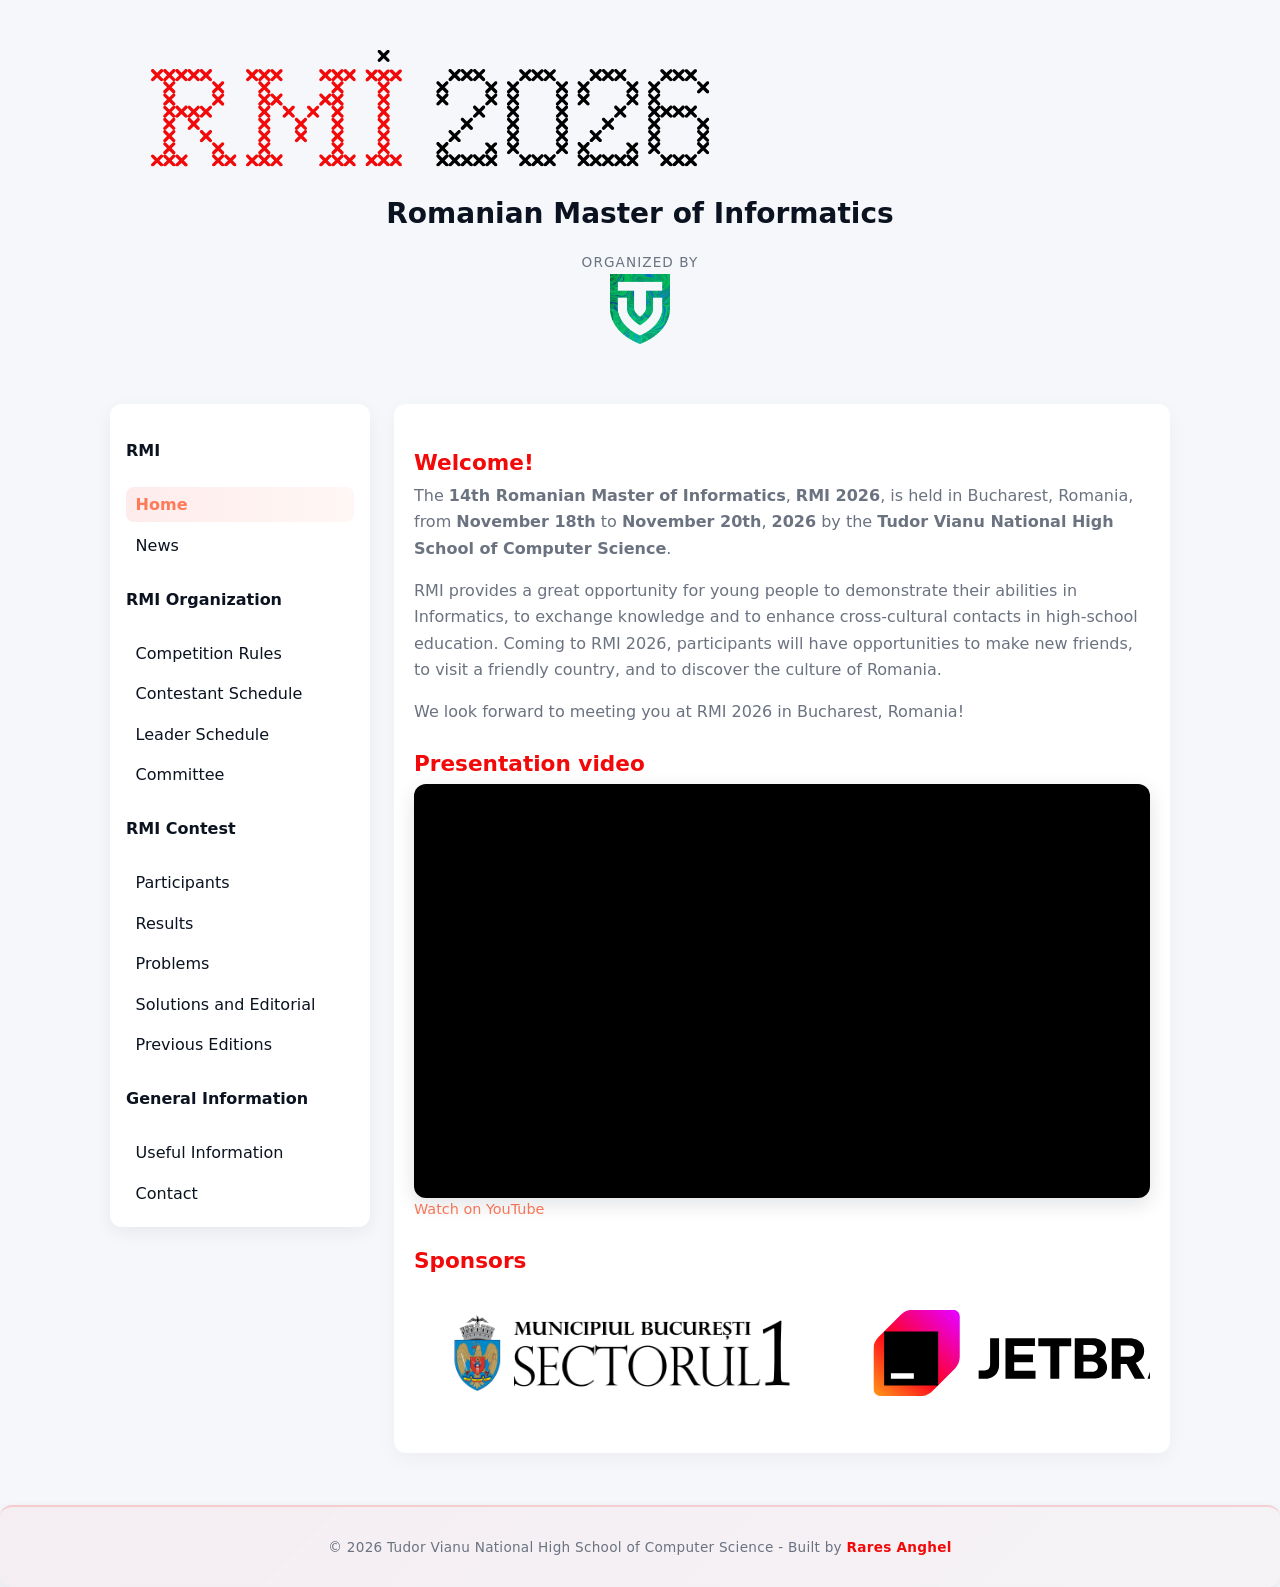
<file: rmi_2026/index.html>
<!doctype html>
<html lang="en">
  <head>
    <meta charset="UTF-8">
    <meta name="viewport" content="width=device-width, initial-scale=1">
    <meta name="theme-color" content="#261C4A">

    <title>Romanian Master of Informatics 2026 (RMI 2026) | Bucharest, November 18-20</title>

    <meta name="description" content="Official site of the 14th Romanian Master of Informatics (RMI 2026), held in Bucharest, Romania, from November 18th to 20th, 2026.">
    <meta name="robots" content="index, follow">
    <meta name="author" content="Colegiul Național de Informatică &#34;Tudor Vianu&#34;">
    <meta name="keywords" content="RMI, Romanian Master of Informatics, RMI 2026, informatics competition, Bucharest, Tudor Vianu">
    <link rel="canonical" href="https://rmi.lbi.ro/rmi_2026/">
    <link rel="alternate" hreflang="en" href="https://rmi.lbi.ro/rmi_2026/">

    <link rel="stylesheet" href="assets/css/style.css">

    <link rel="apple-touch-icon" sizes="180x180" href="apple-touch-icon.png">
    <link rel="icon" href="assets/organisers/vianu.png" type="image/png">
    <link rel="manifest" href="site.webmanifest">
    <meta name="msapplication-TileColor" content="#261C4A">

    <link rel="preconnect" href="https://fonts.googleapis.com">
    <link rel="preconnect" href="https://fonts.gstatic.com" crossorigin>
    <link href="https://fonts.googleapis.com/css2?family=Space+Grotesk:wght@400;500;600;700&display=swap" rel="stylesheet">

    <script type="application/ld+json">
{
  "@context": "https://schema.org",
  "@graph": [
    {
      "@type": "Organization",
      "name": "Tudor Vianu National High School of Computer Science",
      "url": "https://portal.lbi.ro",
      "logo": "https://rmi.lbi.ro/rmi_2026/assets/organisers/vianu.png"
    },
    {
      "@type": "Event",
      "name": "Romanian Master of Informatics 2026",
      "startDate": "2026-11-18",
      "endDate": "2026-11-20",
      "eventStatus": "https://schema.org/EventScheduled",
      "eventAttendanceMode": "https://schema.org/OfflineEventAttendanceMode",
      "location": {
        "@type": "Place",
        "name": "Tudor Vianu National High School of Computer Science",
        "address": {
          "@type": "PostalAddress",
          "addressLocality": "Bucharest",
          "addressCountry": "RO"
        }
      },
      "description": "The 14th Romanian Master of Informatics (RMI 2026) in Bucharest, Romania.",
      "url": "https://rmi.lbi.ro/rmi_2026/",
      "organizer": {
        "@type": "Organization",
        "name": "Tudor Vianu National High School of Computer Science",
        "url": "https://portal.lbi.ro"
      }
    }
  ]
}
    </script>

    <meta property="og:type" content="website">
    <meta property="og:site_name" content="Romanian Master of Informatics 2026">
    <meta property="og:title" content="Romanian Master of Informatics 2026">
    <meta property="og:description" content="Official site of the 14th Romanian Master of Informatics (RMI 2026), held in Bucharest, Romania, from November 18th to 20th, 2026.">
    <meta property="og:url" content="https://rmi.lbi.ro/rmi_2026/">
    <meta property="og:image" content="https://rmi.lbi.ro/rmi_2026/assets/organisers/vianu.png">

    <meta name="twitter:card" content="summary_large_image">
    <meta name="twitter:title" content="Romanian Master of Informatics 2026">
    <meta name="twitter:description" content="Official site of the 14th Romanian Master of Informatics (RMI 2026), held in Bucharest, Romania, from November 18th to 20th, 2026.">
    <meta name="twitter:image" content="https://rmi.lbi.ro/rmi_2026/assets/organisers/vianu.png">
  </head>
  <body>
    <header class="site-header">
      <div class="container header-inner">
        <a href="index.html"><img src="static/assets/logo.svg" alt="RMI 2026 logo" class="logo"></a>
        <h1 class="site-title">Romanian Master of Informatics</h1>
        <div class="organised-by">
          <div class="by-label">Organized By</div>
          <a href="https://portal.lbi.ro" target="_blank" rel="noopener">
            <img src="assets/organisers/vianu.png" alt="Tudor Vianu" class="vianu-logo">
          </a>
        </div>
      </div>
    </header>

    <div class="container layout">
      <button id="nav-toggle" class="nav-toggle" aria-controls="site-nav" aria-expanded="false" aria-label="Toggle navigation">☰</button>
      <nav id="site-nav" class="site-nav" aria-label="Main navigation">
        <div id="nav-list" class="nav-groups">
          <h4>RMI</h4>
          <ul class="nav-group">
            <li><a href="index.html" class="active" aria-current="page">Home</a></li>
            <li><a href="news.html">News</a></li>
          </ul>
          <h4>RMI Organization</h4>
          <ul class="nav-group">
            <li><a href="rules.html">Competition Rules</a></li>
            <li><a href="contestants.html">Contestant Schedule</a></li>
            <li><a href="leaders.html">Leader Schedule</a></li>
            <li><a href="committee.html">Committee</a></li>
          </ul>
          <h4>RMI Contest</h4>
          <ul class="nav-group">
            <li><a href="participants.html">Participants</a></li>
            <li><a href="results.html">Results</a></li>
            <li><a href="problems.html">Problems</a></li>
            <li><a href="solutions.html">Solutions and Editorial</a></li>
            <li><a href="previous.html">Previous Editions</a></li>
          </ul>
          <h4>General Information</h4>
          <ul class="nav-group">
            <li><a href="useful-information.html">Useful Information</a></li>
            <li><a href="contact.html">Contact</a></li>
          </ul>
        </div>
      </nav>

      <main id="content" class="content">
        <section id="rendered" class="rendered">
        <h2 id="welcome">Welcome!</h2>
        <p>The <strong>14th Romanian Master of Informatics</strong>, <strong>RMI 2026</strong>, is held in
        Bucharest, Romania, from <strong>November 18th</strong> to <strong>November 20th</strong>, <strong>2026</strong> by the
        <strong>Tudor Vianu National High School of Computer Science</strong>.</p>
        <p>RMI provides a great opportunity for young people to demonstrate their
        abilities in Informatics, to exchange knowledge and to enhance cross-cultural
        contacts in high-school education. Coming to RMI 2026, participants will have
        opportunities to make new friends, to visit a friendly country, and to discover
        the culture of Romania.</p>
        <p>We look forward to meeting you at RMI 2026 in Bucharest, Romania!</p>
<h2 id="presentation-video">Presentation video</h2>
<div class="video-embed">
  <iframe src="https://www.youtube-nocookie.com/embed/nzaVbELO7xM" title="RMI 2026 presentation video" loading="lazy" referrerpolicy="strict-origin-when-cross-origin" allow="accelerometer; autoplay; clipboard-write; encrypted-media; gyroscope; picture-in-picture; web-share" allowfullscreen></iframe>
</div>
<p class="video-link"><a href="https://www.youtube.com/watch?v=nzaVbELO7xM" target="_blank" rel="noopener">Watch on YouTube</a></p>
<h2 id="sponsors">Sponsors</h2>
<div class="auto-scroll">
	<div class="movable sponsors-movable">
		<a href="https://primariasector1.ro/"><img src="assets/sponsors/logo_primariasector1.png" alt="Sponsor logo"></a>
		<a href="https://www.jetbrains.com/"><img src="assets/sponsors/jetbrains.svg" alt="JetBrains logo"></a>
    <a href="https://www.janestreet.com/"><img src="assets/sponsors/janestreet.jpg" alt="Jane Street Capital"></a>
    <a href="https://primariasector1.ro/"><img src="assets/sponsors/logo_primariasector1.png" alt="Sponsor logo"></a>
		<a href="https://www.jetbrains.com/"><img src="assets/sponsors/jetbrains.svg" alt="JetBrains logo"></a>
    <a href="https://www.janestreet.com/"><img src="assets/sponsors/janestreet.jpg" alt="Jane Street Capital"></a>
	</div>
</div>
        </section>
      </main>
    </div>

    <footer class="site-footer">&copy; 2026 Tudor Vianu National High School of Computer Science - Built by <a href="https://linkedin.com/in/raresanghel" target="_blank" rel="noopener" title="Visit Rares Anghel's LinkedIn profile">Rares Anghel</a></footer>

    <script src="assets/js/main.js" defer></script>
  </body>
</html>
</file>
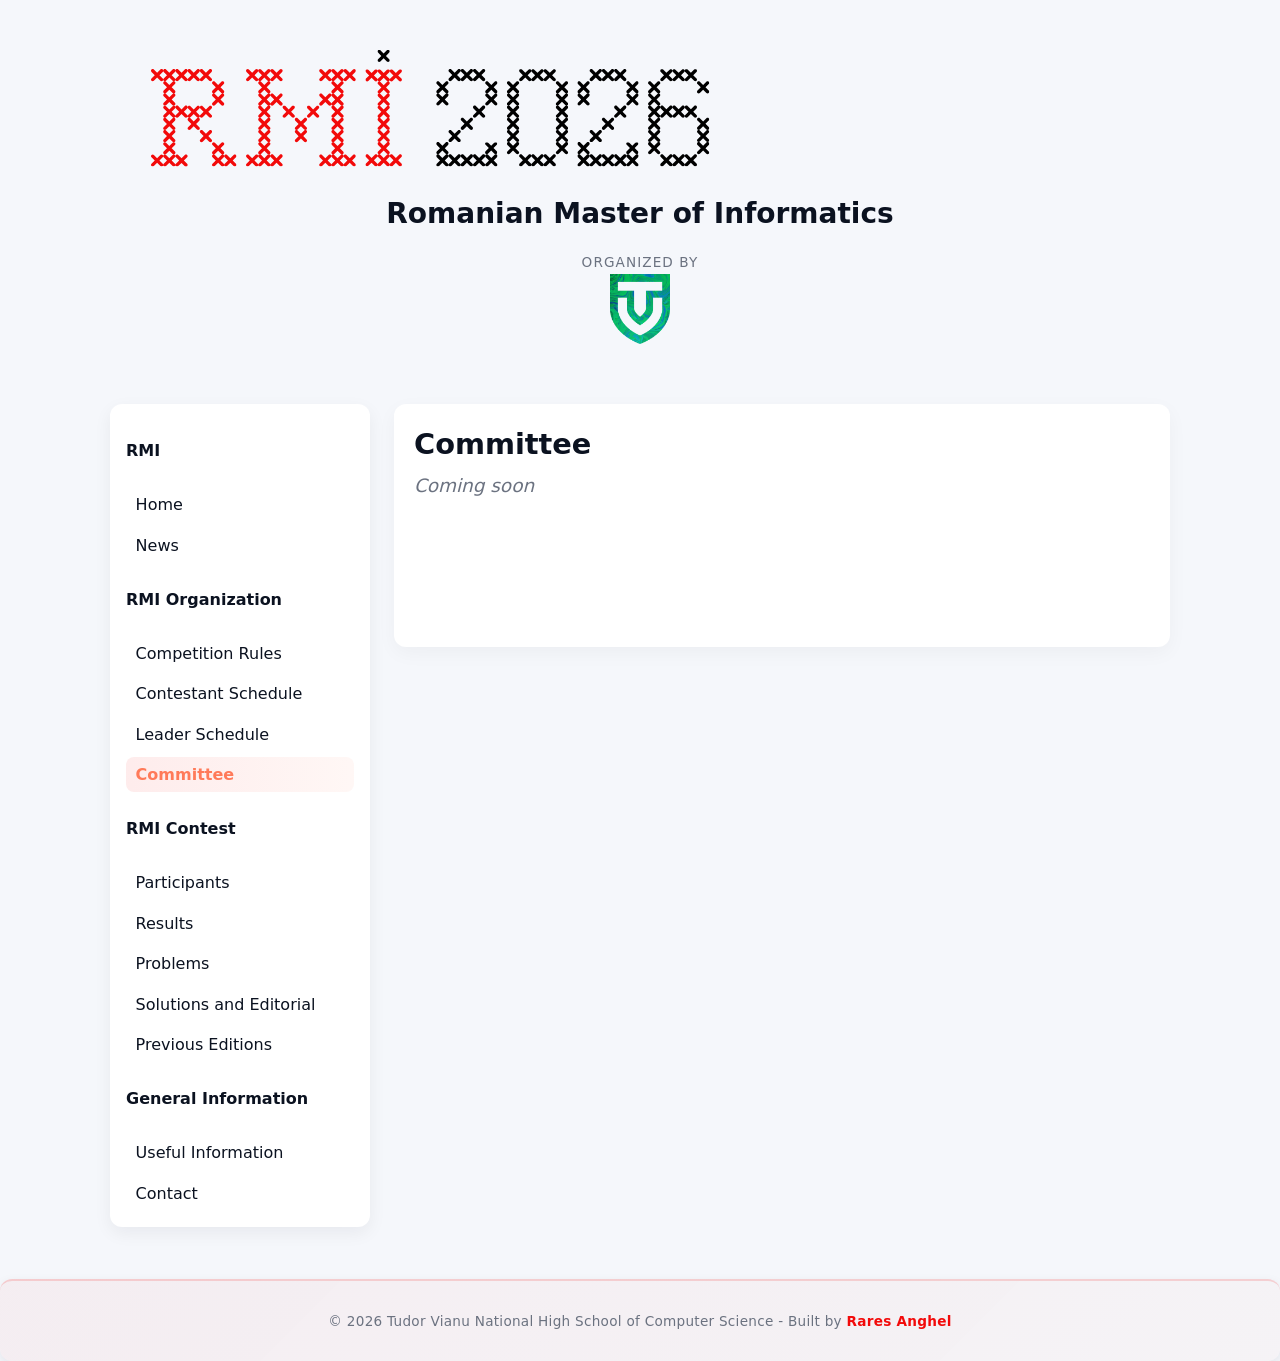
<file: rmi_2026/committee.html>
<!doctype html>
<html lang="en">
  <head>
    <meta charset="UTF-8">
    <meta name="viewport" content="width=device-width, initial-scale=1">
    <meta name="theme-color" content="#261C4A">

    <title>Committee | RMI 2026</title>

    <meta name="description" content="The organizing and scientific committee of the Romanian Master of Informatics 2026.">
    <meta name="robots" content="index, follow">
    <meta name="author" content="Colegiul Național de Informatică &#34;Tudor Vianu&#34;">
    <meta name="keywords" content="RMI, Romanian Master of Informatics, RMI 2026, informatics competition, Bucharest, Tudor Vianu">
    <link rel="canonical" href="https://rmi.lbi.ro/rmi_2026/committee.html">
    <link rel="alternate" hreflang="en" href="https://rmi.lbi.ro/rmi_2026/committee.html">

    <link rel="stylesheet" href="assets/css/style.css">

    <link rel="apple-touch-icon" sizes="180x180" href="apple-touch-icon.png">
    <link rel="icon" href="assets/organisers/vianu.png" type="image/png">
    <link rel="manifest" href="site.webmanifest">
    <meta name="msapplication-TileColor" content="#261C4A">

    <link rel="preconnect" href="https://fonts.googleapis.com">
    <link rel="preconnect" href="https://fonts.gstatic.com" crossorigin>
    <link href="https://fonts.googleapis.com/css2?family=Space+Grotesk:wght@400;500;600;700&display=swap" rel="stylesheet">

    <script type="application/ld+json">
{
  "@context": "https://schema.org",
  "@graph": [
    {
      "@type": "BreadcrumbList",
      "itemListElement": [
        {
          "@type": "ListItem",
          "position": 1,
          "name": "Home",
          "item": "https://rmi.lbi.ro/rmi_2026/"
        },
        {
          "@type": "ListItem",
          "position": 2,
          "name": "Committee",
          "item": "https://rmi.lbi.ro/rmi_2026/committee.html"
        }
      ]
    }
  ]
}
    </script>

    <meta property="og:type" content="website">
    <meta property="og:site_name" content="Romanian Master of Informatics 2026">
    <meta property="og:title" content="Committee | Romanian Master of Informatics 2026">
    <meta property="og:description" content="The organizing and scientific committee of the Romanian Master of Informatics 2026.">
    <meta property="og:url" content="https://rmi.lbi.ro/rmi_2026/committee.html">
    <meta property="og:image" content="https://rmi.lbi.ro/rmi_2026/assets/organisers/vianu.png">

    <meta name="twitter:card" content="summary_large_image">
    <meta name="twitter:title" content="Committee | Romanian Master of Informatics 2026">
    <meta name="twitter:description" content="The organizing and scientific committee of the Romanian Master of Informatics 2026.">
    <meta name="twitter:image" content="https://rmi.lbi.ro/rmi_2026/assets/organisers/vianu.png">
  </head>
  <body>
    <header class="site-header">
      <div class="container header-inner">
        <a href="index.html"><img src="static/assets/logo.svg" alt="RMI 2026 logo" class="logo"></a>
        <div class="site-title">Romanian Master of Informatics</div>
        <div class="organised-by">
          <div class="by-label">Organized By</div>
          <a href="https://portal.lbi.ro" target="_blank" rel="noopener">
            <img src="assets/organisers/vianu.png" alt="Tudor Vianu" class="vianu-logo">
          </a>
        </div>
      </div>
    </header>

    <div class="container layout">
      <button id="nav-toggle" class="nav-toggle" aria-controls="site-nav" aria-expanded="false" aria-label="Toggle navigation">☰</button>
      <nav id="site-nav" class="site-nav" aria-label="Main navigation">
        <div id="nav-list" class="nav-groups">
          <h4>RMI</h4>
          <ul class="nav-group">
            <li><a href="index.html">Home</a></li>
            <li><a href="news.html">News</a></li>
          </ul>
          <h4>RMI Organization</h4>
          <ul class="nav-group">
            <li><a href="rules.html">Competition Rules</a></li>
            <li><a href="contestants.html">Contestant Schedule</a></li>
            <li><a href="leaders.html">Leader Schedule</a></li>
            <li><a href="committee.html" class="active" aria-current="page">Committee</a></li>
          </ul>
          <h4>RMI Contest</h4>
          <ul class="nav-group">
            <li><a href="participants.html">Participants</a></li>
            <li><a href="results.html">Results</a></li>
            <li><a href="problems.html">Problems</a></li>
            <li><a href="solutions.html">Solutions and Editorial</a></li>
            <li><a href="previous.html">Previous Editions</a></li>
          </ul>
          <h4>General Information</h4>
          <ul class="nav-group">
            <li><a href="useful-information.html">Useful Information</a></li>
            <li><a href="contact.html">Contact</a></li>
          </ul>
        </div>
      </nav>

      <main id="content" class="content">
        <section id="rendered" class="rendered">
        <h1>Committee</h1>
        <p class="coming-soon-note">Coming soon</p>
        </section>
      </main>
    </div>

    <footer class="site-footer">&copy; 2026 Tudor Vianu National High School of Computer Science - Built by <a href="https://linkedin.com/in/raresanghel" target="_blank" rel="noopener" title="Visit Rares Anghel's LinkedIn profile">Rares Anghel</a></footer>

    <script src="assets/js/main.js" defer></script>
  </body>
</html>
</file>
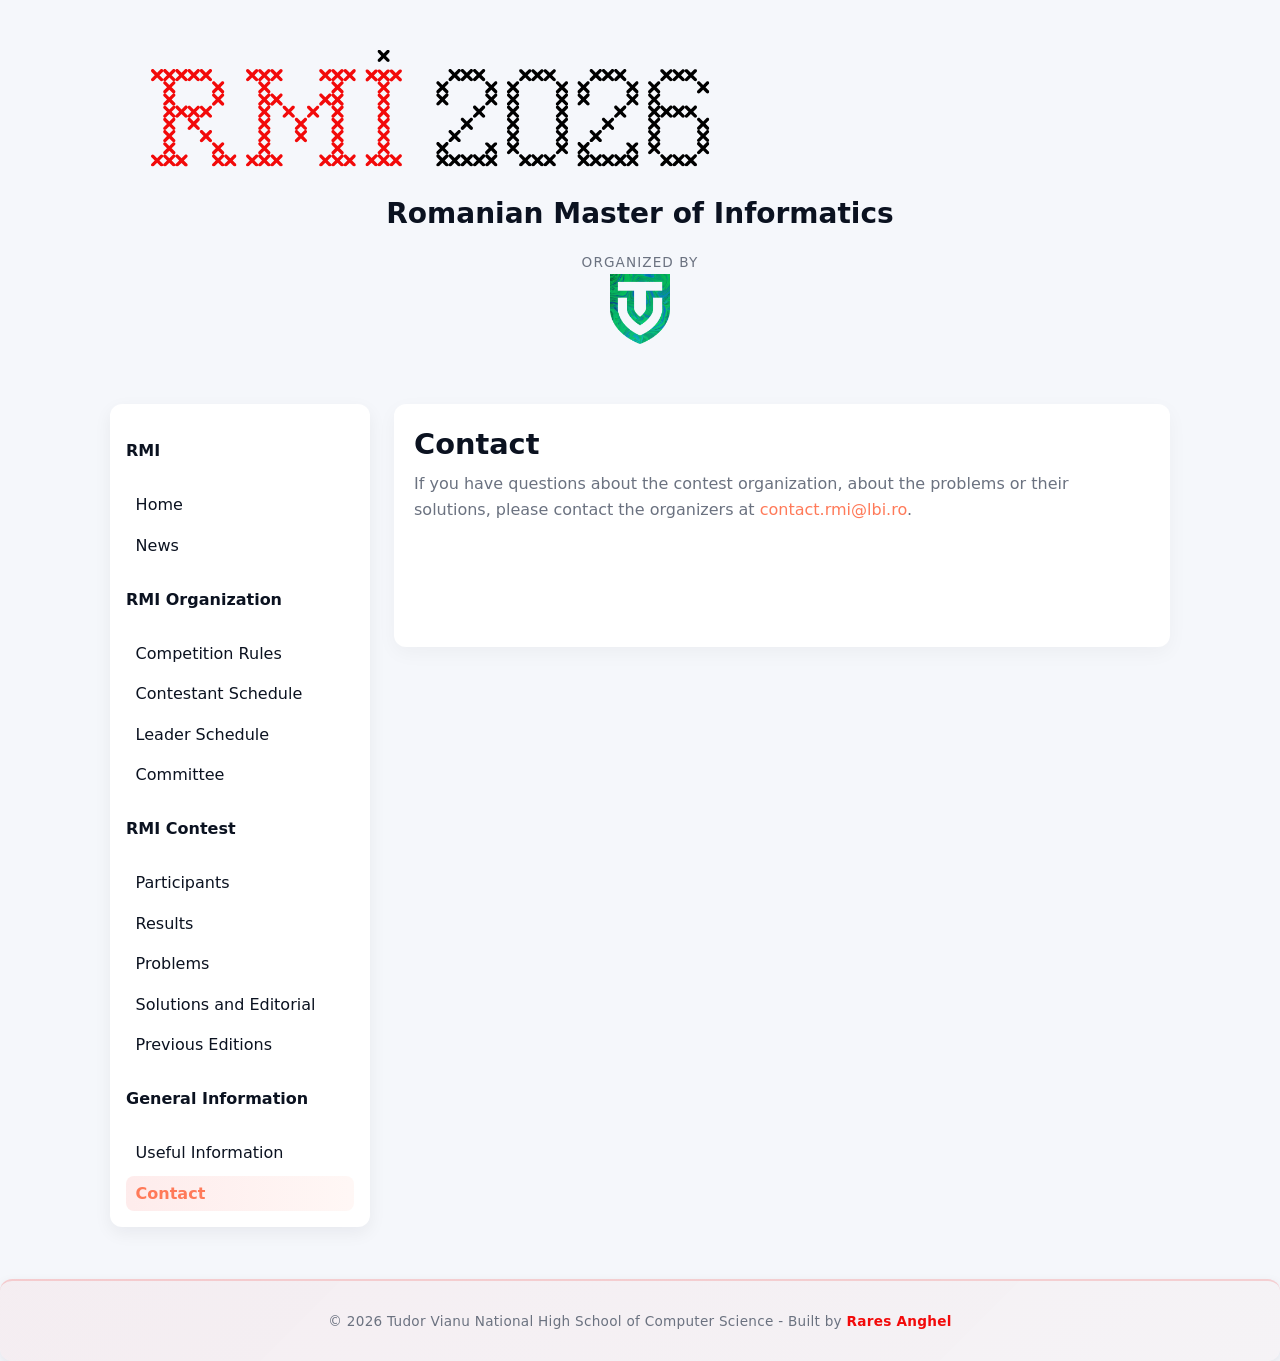
<file: rmi_2026/contact.html>
<!doctype html>
<html lang="en">
  <head>
    <meta charset="UTF-8">
    <meta name="viewport" content="width=device-width, initial-scale=1">
    <meta name="theme-color" content="#261C4A">

    <title>Contact | RMI 2026</title>

    <meta name="description" content="Contact the organizers of the Romanian Master of Informatics 2026.">
    <meta name="robots" content="index, follow">
    <meta name="author" content="Colegiul Național de Informatică &#34;Tudor Vianu&#34;">
    <meta name="keywords" content="RMI, Romanian Master of Informatics, RMI 2026, informatics competition, Bucharest, Tudor Vianu">
    <link rel="canonical" href="https://rmi.lbi.ro/rmi_2026/contact.html">
    <link rel="alternate" hreflang="en" href="https://rmi.lbi.ro/rmi_2026/contact.html">

    <link rel="stylesheet" href="assets/css/style.css">

    <link rel="apple-touch-icon" sizes="180x180" href="apple-touch-icon.png">
    <link rel="icon" href="assets/organisers/vianu.png" type="image/png">
    <link rel="manifest" href="site.webmanifest">
    <meta name="msapplication-TileColor" content="#261C4A">

    <link rel="preconnect" href="https://fonts.googleapis.com">
    <link rel="preconnect" href="https://fonts.gstatic.com" crossorigin>
    <link href="https://fonts.googleapis.com/css2?family=Space+Grotesk:wght@400;500;600;700&display=swap" rel="stylesheet">

    <script type="application/ld+json">
{
  "@context": "https://schema.org",
  "@graph": [
    {
      "@type": "BreadcrumbList",
      "itemListElement": [
        {
          "@type": "ListItem",
          "position": 1,
          "name": "Home",
          "item": "https://rmi.lbi.ro/rmi_2026/"
        },
        {
          "@type": "ListItem",
          "position": 2,
          "name": "Contact",
          "item": "https://rmi.lbi.ro/rmi_2026/contact.html"
        }
      ]
    }
  ]
}
    </script>

    <meta property="og:type" content="website">
    <meta property="og:site_name" content="Romanian Master of Informatics 2026">
    <meta property="og:title" content="Contact | Romanian Master of Informatics 2026">
    <meta property="og:description" content="Contact the organizers of the Romanian Master of Informatics 2026.">
    <meta property="og:url" content="https://rmi.lbi.ro/rmi_2026/contact.html">
    <meta property="og:image" content="https://rmi.lbi.ro/rmi_2026/assets/organisers/vianu.png">

    <meta name="twitter:card" content="summary_large_image">
    <meta name="twitter:title" content="Contact | Romanian Master of Informatics 2026">
    <meta name="twitter:description" content="Contact the organizers of the Romanian Master of Informatics 2026.">
    <meta name="twitter:image" content="https://rmi.lbi.ro/rmi_2026/assets/organisers/vianu.png">
  </head>
  <body>
    <header class="site-header">
      <div class="container header-inner">
        <a href="index.html"><img src="static/assets/logo.svg" alt="RMI 2026 logo" class="logo"></a>
        <div class="site-title">Romanian Master of Informatics</div>
        <div class="organised-by">
          <div class="by-label">Organized By</div>
          <a href="https://portal.lbi.ro" target="_blank" rel="noopener">
            <img src="assets/organisers/vianu.png" alt="Tudor Vianu" class="vianu-logo">
          </a>
        </div>
      </div>
    </header>

    <div class="container layout">
      <button id="nav-toggle" class="nav-toggle" aria-controls="site-nav" aria-expanded="false" aria-label="Toggle navigation">☰</button>
      <nav id="site-nav" class="site-nav" aria-label="Main navigation">
        <div id="nav-list" class="nav-groups">
          <h4>RMI</h4>
          <ul class="nav-group">
            <li><a href="index.html">Home</a></li>
            <li><a href="news.html">News</a></li>
          </ul>
          <h4>RMI Organization</h4>
          <ul class="nav-group">
            <li><a href="rules.html">Competition Rules</a></li>
            <li><a href="contestants.html">Contestant Schedule</a></li>
            <li><a href="leaders.html">Leader Schedule</a></li>
            <li><a href="committee.html">Committee</a></li>
          </ul>
          <h4>RMI Contest</h4>
          <ul class="nav-group">
            <li><a href="participants.html">Participants</a></li>
            <li><a href="results.html">Results</a></li>
            <li><a href="problems.html">Problems</a></li>
            <li><a href="solutions.html">Solutions and Editorial</a></li>
            <li><a href="previous.html">Previous Editions</a></li>
          </ul>
          <h4>General Information</h4>
          <ul class="nav-group">
            <li><a href="useful-information.html">Useful Information</a></li>
            <li><a href="contact.html" class="active" aria-current="page">Contact</a></li>
          </ul>
        </div>
      </nav>

      <main id="content" class="content">
        <section id="rendered" class="rendered">
        <h1>Contact</h1>
        <p>
          If you have questions about the contest organization, about the
          problems or their solutions, please contact the organizers at
          <a href="mailto:contact.rmi@lbi.ro">contact.rmi@lbi.ro</a>.
        </p>
        </section>
      </main>
    </div>

    <footer class="site-footer">&copy; 2026 Tudor Vianu National High School of Computer Science - Built by <a href="https://linkedin.com/in/raresanghel" target="_blank" rel="noopener" title="Visit Rares Anghel's LinkedIn profile">Rares Anghel</a></footer>

    <script src="assets/js/main.js" defer></script>
  </body>
</html>
</file>
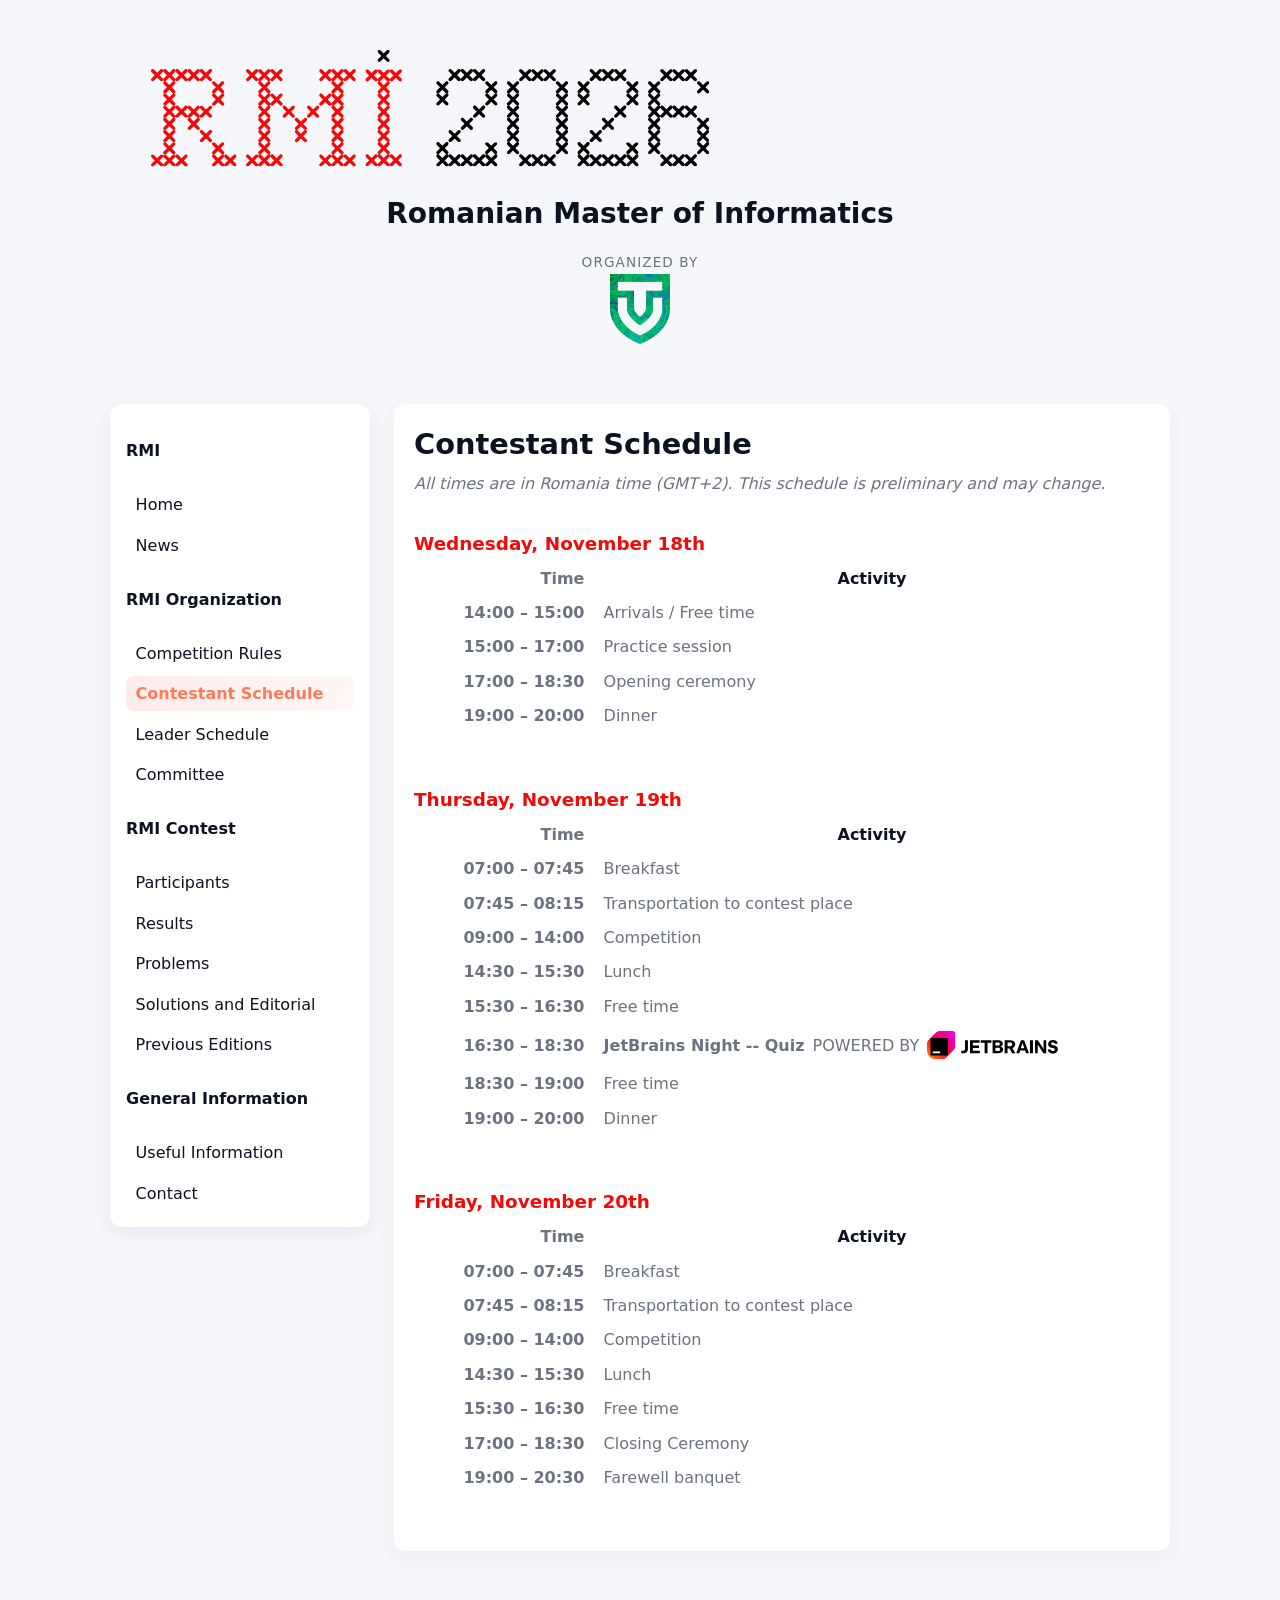
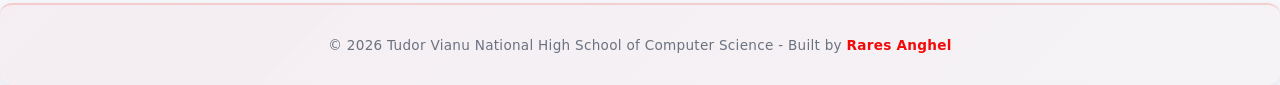
<file: rmi_2026/contestants.html>
<!doctype html>
<html lang="en">
  <head>
    <meta charset="UTF-8">
    <meta name="viewport" content="width=device-width, initial-scale=1">
    <meta name="theme-color" content="#261C4A">

    <title>Contestant Schedule | RMI 2026</title>

    <meta name="description" content="Day-by-day schedule for RMI 2026 contestants, November 18th-20th, 2026, Bucharest.">
    <meta name="robots" content="index, follow">
    <meta name="author" content="Colegiul Național de Informatică &#34;Tudor Vianu&#34;">
    <meta name="keywords" content="RMI, Romanian Master of Informatics, RMI 2026, informatics competition, Bucharest, Tudor Vianu">
    <link rel="canonical" href="https://rmi.lbi.ro/rmi_2026/contestants.html">
    <link rel="alternate" hreflang="en" href="https://rmi.lbi.ro/rmi_2026/contestants.html">

    <link rel="stylesheet" href="assets/css/style.css">

    <link rel="apple-touch-icon" sizes="180x180" href="apple-touch-icon.png">
    <link rel="icon" href="assets/organisers/vianu.png" type="image/png">
    <link rel="manifest" href="site.webmanifest">
    <meta name="msapplication-TileColor" content="#261C4A">

    <link rel="preconnect" href="https://fonts.googleapis.com">
    <link rel="preconnect" href="https://fonts.gstatic.com" crossorigin>
    <link href="https://fonts.googleapis.com/css2?family=Space+Grotesk:wght@400;500;600;700&display=swap" rel="stylesheet">

    <script type="application/ld+json">
{
  "@context": "https://schema.org",
  "@graph": [
    {
      "@type": "BreadcrumbList",
      "itemListElement": [
        {
          "@type": "ListItem",
          "position": 1,
          "name": "Home",
          "item": "https://rmi.lbi.ro/rmi_2026/"
        },
        {
          "@type": "ListItem",
          "position": 2,
          "name": "Contestant Schedule",
          "item": "https://rmi.lbi.ro/rmi_2026/contestants.html"
        }
      ]
    }
  ]
}
    </script>

    <meta property="og:type" content="website">
    <meta property="og:site_name" content="Romanian Master of Informatics 2026">
    <meta property="og:title" content="Contestant Schedule | Romanian Master of Informatics 2026">
    <meta property="og:description" content="Day-by-day schedule for RMI 2026 contestants, November 18th-20th, 2026, Bucharest.">
    <meta property="og:url" content="https://rmi.lbi.ro/rmi_2026/contestants.html">
    <meta property="og:image" content="https://rmi.lbi.ro/rmi_2026/assets/organisers/vianu.png">

    <meta name="twitter:card" content="summary_large_image">
    <meta name="twitter:title" content="Contestant Schedule | Romanian Master of Informatics 2026">
    <meta name="twitter:description" content="Day-by-day schedule for RMI 2026 contestants, November 18th-20th, 2026, Bucharest.">
    <meta name="twitter:image" content="https://rmi.lbi.ro/rmi_2026/assets/organisers/vianu.png">
  </head>
  <body>
    <header class="site-header">
      <div class="container header-inner">
        <a href="index.html"><img src="static/assets/logo.svg" alt="RMI 2026 logo" class="logo"></a>
        <div class="site-title">Romanian Master of Informatics</div>
        <div class="organised-by">
          <div class="by-label">Organized By</div>
          <a href="https://portal.lbi.ro" target="_blank" rel="noopener">
            <img src="assets/organisers/vianu.png" alt="Tudor Vianu" class="vianu-logo">
          </a>
        </div>
      </div>
    </header>

    <div class="container layout">
      <button id="nav-toggle" class="nav-toggle" aria-controls="site-nav" aria-expanded="false" aria-label="Toggle navigation">☰</button>
      <nav id="site-nav" class="site-nav" aria-label="Main navigation">
        <div id="nav-list" class="nav-groups">
          <h4>RMI</h4>
          <ul class="nav-group">
            <li><a href="index.html">Home</a></li>
            <li><a href="news.html">News</a></li>
          </ul>
          <h4>RMI Organization</h4>
          <ul class="nav-group">
            <li><a href="rules.html">Competition Rules</a></li>
            <li><a href="contestants.html" class="active" aria-current="page">Contestant Schedule</a></li>
            <li><a href="leaders.html">Leader Schedule</a></li>
            <li><a href="committee.html">Committee</a></li>
          </ul>
          <h4>RMI Contest</h4>
          <ul class="nav-group">
            <li><a href="participants.html">Participants</a></li>
            <li><a href="results.html">Results</a></li>
            <li><a href="problems.html">Problems</a></li>
            <li><a href="solutions.html">Solutions and Editorial</a></li>
            <li><a href="previous.html">Previous Editions</a></li>
          </ul>
          <h4>General Information</h4>
          <ul class="nav-group">
            <li><a href="useful-information.html">Useful Information</a></li>
            <li><a href="contact.html">Contact</a></li>
          </ul>
        </div>
      </nav>

      <main id="content" class="content">
        <section id="rendered" class="rendered">
        <h1>Contestant Schedule</h1>
        <p><em>All times are in Romania time (GMT+2). This schedule is preliminary and may change.</em></p>
        <section class="schedule-day">
          <h3>Wednesday, November 18th</h3>
          <table class="schedule-table" aria-label="Wednesday schedule">
            <thead><tr><th class="time">Time</th><th class="desc">Activity</th></tr></thead>
            <tbody>
              <tr><td class="time"><strong>14:00 – 15:00</strong></td><td class="desc">Arrivals / Free time</td></tr>
              <tr><td class="time"><strong>15:00 – 17:00</strong></td><td class="desc">Practice session</td></tr>
              <tr><td class="time"><strong>17:00 – 18:30</strong></td><td class="desc">Opening ceremony</td></tr>
              <tr><td class="time"><strong>19:00 – 20:00</strong></td><td class="desc">Dinner</td></tr>
            </tbody>
          </table>
        </section>

        <section class="schedule-day">
          <h3>Thursday, November 19th</h3>
          <table class="schedule-table" aria-label="Thursday schedule">
            <thead><tr><th class="time">Time</th><th class="desc">Activity</th></tr></thead>
            <tbody>
              <tr><td class="time"><strong>07:00 – 07:45</strong></td><td class="desc">Breakfast</td></tr>
              <tr><td class="time"><strong>07:45 – 08:15</strong></td><td class="desc">Transportation to contest place</td></tr>
              <tr><td class="time"><strong>09:00 – 14:00</strong></td><td class="desc">Competition</td></tr>
              <tr><td class="time"><strong>14:30 – 15:30</strong></td><td class="desc">Lunch</td></tr>
              <tr><td class="time"><strong>15:30 – 16:30</strong></td><td class="desc">Free time</td></tr>
              <tr><td class="time"><strong>16:30 – 18:30</strong></td><td class="desc"><span class="powered-by"><strong>JetBrains Night -- Quiz</strong> POWERED BY <img src="assets/sponsors/jetbrains.svg" alt="JetBrains"></span></td></tr>
              <tr><td class="time"><strong>18:30 – 19:00</strong></td><td class="desc">Free time</td></tr>
              <tr><td class="time"><strong>19:00 – 20:00</strong></td><td class="desc">Dinner</td></tr>
            </tbody>
          </table>
        </section>

        <section class="schedule-day">
          <h3>Friday, November 20th</h3>
          <table class="schedule-table" aria-label="Friday schedule">
            <thead><tr><th class="time">Time</th><th class="desc">Activity</th></tr></thead>
            <tbody>
              <tr><td class="time"><strong>07:00 – 07:45</strong></td><td class="desc">Breakfast</td></tr>
              <tr><td class="time"><strong>07:45 – 08:15</strong></td><td class="desc">Transportation to contest place</td></tr>
              <tr><td class="time"><strong>09:00 – 14:00</strong></td><td class="desc">Competition</td></tr>
              <tr><td class="time"><strong>14:30 – 15:30</strong></td><td class="desc">Lunch</td></tr>
              <tr><td class="time"><strong>15:30 – 16:30</strong></td><td class="desc">Free time</td></tr>
              <tr><td class="time"><strong>17:00 – 18:30</strong></td><td class="desc">Closing Ceremony</td></tr>
              <tr><td class="time"><strong>19:00 – 20:30</strong></td><td class="desc">Farewell banquet</td></tr>
            </tbody>
          </table>
        </section>
        </section>
      </main>
    </div>

    <footer class="site-footer">&copy; 2026 Tudor Vianu National High School of Computer Science - Built by <a href="https://linkedin.com/in/raresanghel" target="_blank" rel="noopener" title="Visit Rares Anghel's LinkedIn profile">Rares Anghel</a></footer>

    <script src="assets/js/main.js" defer></script>
  </body>
</html>
</file>
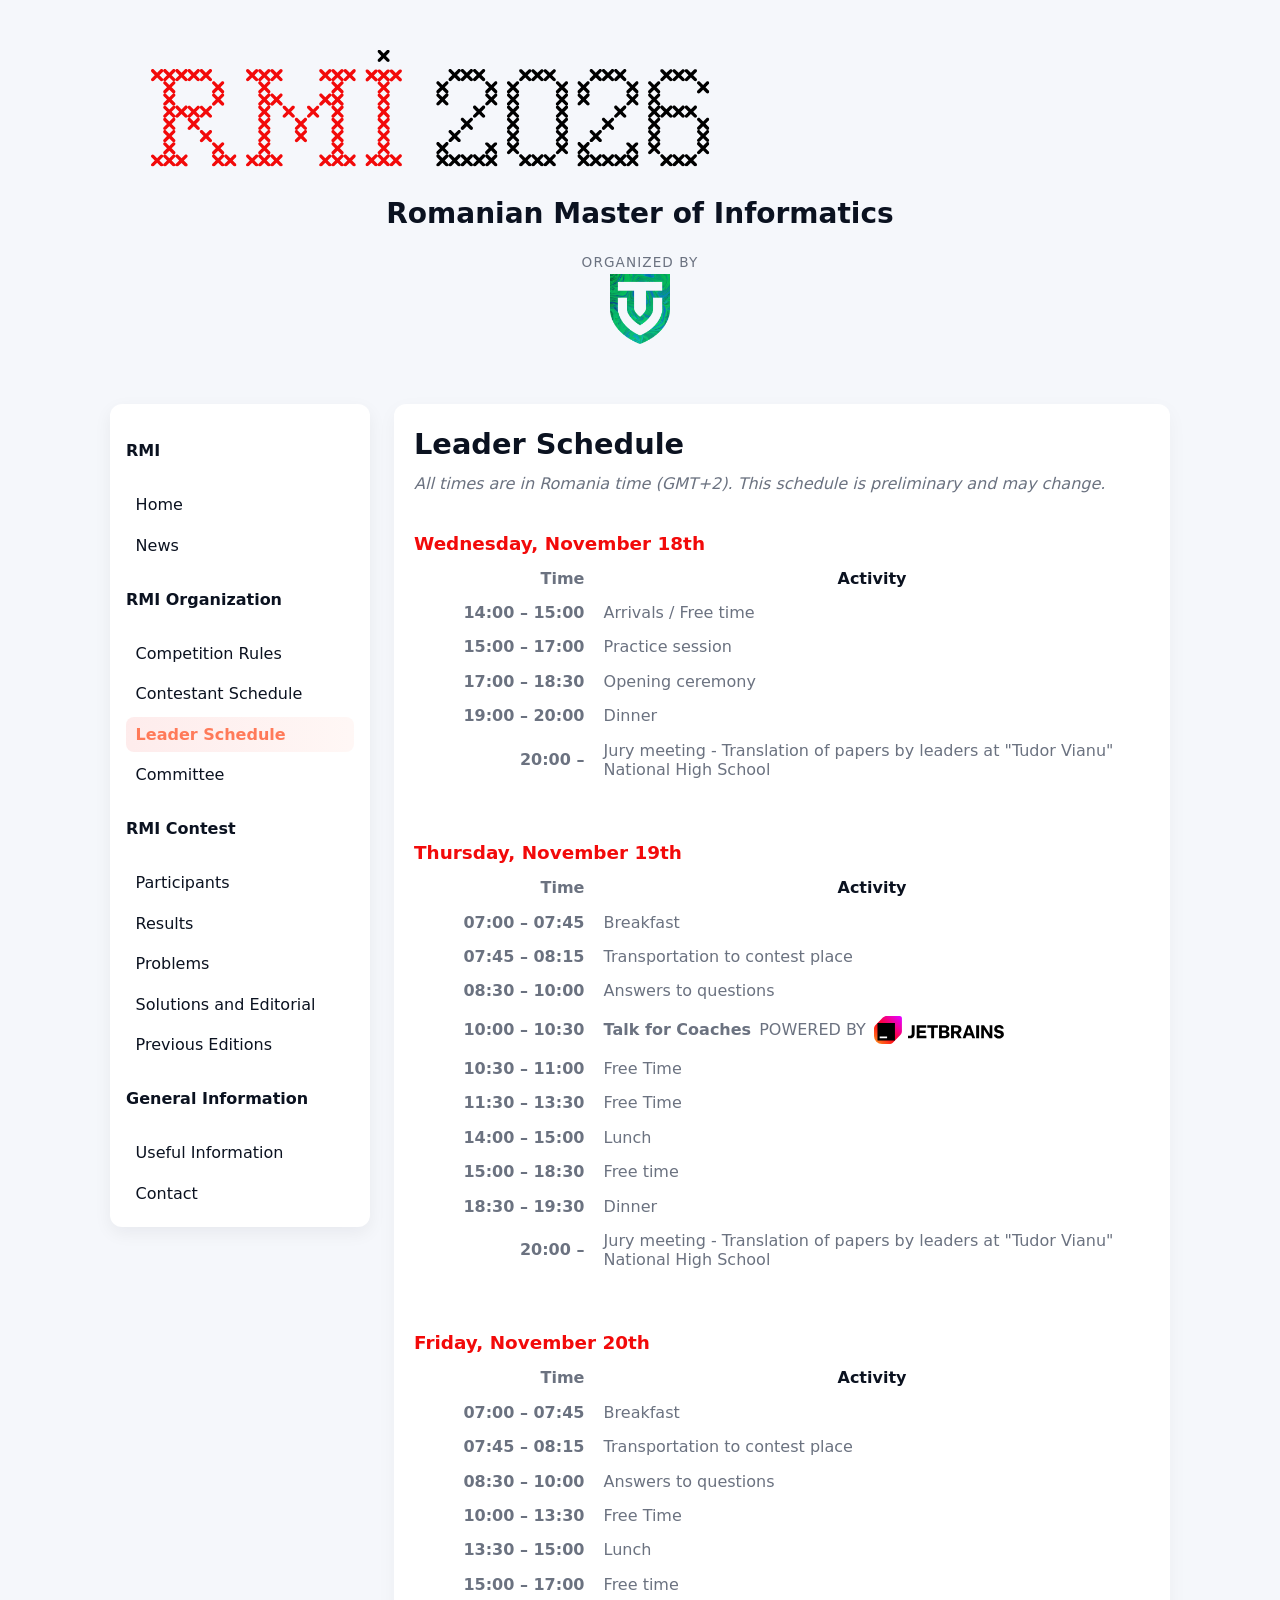
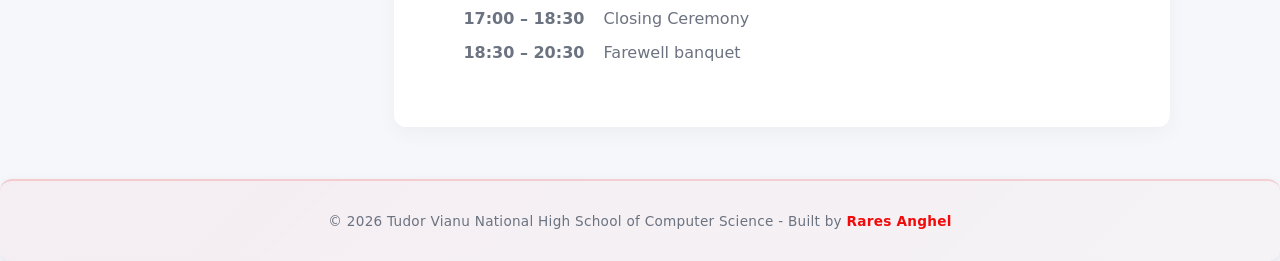
<file: rmi_2026/leaders.html>
<!doctype html>
<html lang="en">
  <head>
    <meta charset="UTF-8">
    <meta name="viewport" content="width=device-width, initial-scale=1">
    <meta name="theme-color" content="#261C4A">

    <title>Leader Schedule | RMI 2026</title>

    <meta name="description" content="Day-by-day schedule for RMI 2026 team leaders, November 18th-20th, 2026, Bucharest.">
    <meta name="robots" content="index, follow">
    <meta name="author" content="Colegiul Național de Informatică &#34;Tudor Vianu&#34;">
    <meta name="keywords" content="RMI, Romanian Master of Informatics, RMI 2026, informatics competition, Bucharest, Tudor Vianu">
    <link rel="canonical" href="https://rmi.lbi.ro/rmi_2026/leaders.html">
    <link rel="alternate" hreflang="en" href="https://rmi.lbi.ro/rmi_2026/leaders.html">

    <link rel="stylesheet" href="assets/css/style.css">

    <link rel="apple-touch-icon" sizes="180x180" href="apple-touch-icon.png">
    <link rel="icon" href="assets/organisers/vianu.png" type="image/png">
    <link rel="manifest" href="site.webmanifest">
    <meta name="msapplication-TileColor" content="#261C4A">

    <link rel="preconnect" href="https://fonts.googleapis.com">
    <link rel="preconnect" href="https://fonts.gstatic.com" crossorigin>
    <link href="https://fonts.googleapis.com/css2?family=Space+Grotesk:wght@400;500;600;700&display=swap" rel="stylesheet">

    <script type="application/ld+json">
{
  "@context": "https://schema.org",
  "@graph": [
    {
      "@type": "BreadcrumbList",
      "itemListElement": [
        {
          "@type": "ListItem",
          "position": 1,
          "name": "Home",
          "item": "https://rmi.lbi.ro/rmi_2026/"
        },
        {
          "@type": "ListItem",
          "position": 2,
          "name": "Leader Schedule",
          "item": "https://rmi.lbi.ro/rmi_2026/leaders.html"
        }
      ]
    }
  ]
}
    </script>

    <meta property="og:type" content="website">
    <meta property="og:site_name" content="Romanian Master of Informatics 2026">
    <meta property="og:title" content="Leader Schedule | Romanian Master of Informatics 2026">
    <meta property="og:description" content="Day-by-day schedule for RMI 2026 team leaders, November 18th-20th, 2026, Bucharest.">
    <meta property="og:url" content="https://rmi.lbi.ro/rmi_2026/leaders.html">
    <meta property="og:image" content="https://rmi.lbi.ro/rmi_2026/assets/organisers/vianu.png">

    <meta name="twitter:card" content="summary_large_image">
    <meta name="twitter:title" content="Leader Schedule | Romanian Master of Informatics 2026">
    <meta name="twitter:description" content="Day-by-day schedule for RMI 2026 team leaders, November 18th-20th, 2026, Bucharest.">
    <meta name="twitter:image" content="https://rmi.lbi.ro/rmi_2026/assets/organisers/vianu.png">
  </head>
  <body>
    <header class="site-header">
      <div class="container header-inner">
        <a href="index.html"><img src="static/assets/logo.svg" alt="RMI 2026 logo" class="logo"></a>
        <div class="site-title">Romanian Master of Informatics</div>
        <div class="organised-by">
          <div class="by-label">Organized By</div>
          <a href="https://portal.lbi.ro" target="_blank" rel="noopener">
            <img src="assets/organisers/vianu.png" alt="Tudor Vianu" class="vianu-logo">
          </a>
        </div>
      </div>
    </header>

    <div class="container layout">
      <button id="nav-toggle" class="nav-toggle" aria-controls="site-nav" aria-expanded="false" aria-label="Toggle navigation">☰</button>
      <nav id="site-nav" class="site-nav" aria-label="Main navigation">
        <div id="nav-list" class="nav-groups">
          <h4>RMI</h4>
          <ul class="nav-group">
            <li><a href="index.html">Home</a></li>
            <li><a href="news.html">News</a></li>
          </ul>
          <h4>RMI Organization</h4>
          <ul class="nav-group">
            <li><a href="rules.html">Competition Rules</a></li>
            <li><a href="contestants.html">Contestant Schedule</a></li>
            <li><a href="leaders.html" class="active" aria-current="page">Leader Schedule</a></li>
            <li><a href="committee.html">Committee</a></li>
          </ul>
          <h4>RMI Contest</h4>
          <ul class="nav-group">
            <li><a href="participants.html">Participants</a></li>
            <li><a href="results.html">Results</a></li>
            <li><a href="problems.html">Problems</a></li>
            <li><a href="solutions.html">Solutions and Editorial</a></li>
            <li><a href="previous.html">Previous Editions</a></li>
          </ul>
          <h4>General Information</h4>
          <ul class="nav-group">
            <li><a href="useful-information.html">Useful Information</a></li>
            <li><a href="contact.html">Contact</a></li>
          </ul>
        </div>
      </nav>

      <main id="content" class="content">
        <section id="rendered" class="rendered">
        <h1>Leader Schedule</h1>
        <p><em>All times are in Romania time (GMT+2). This schedule is preliminary and may change.</em></p>
        <section class="schedule-day">
          <h3>Wednesday, November 18th</h3>
          <table class="schedule-table" aria-label="Wednesday schedule">
            <thead>
              <tr><th class="time">Time</th><th class="desc">Activity</th></tr>
            </thead>
            <tbody>
              <tr><td class="time"><strong>14:00 – 15:00</strong></td><td class="desc">Arrivals / Free time</td></tr>
              <tr><td class="time"><strong>15:00 – 17:00</strong></td><td class="desc">Practice session</td></tr>
              <tr><td class="time"><strong>17:00 – 18:30</strong></td><td class="desc">Opening ceremony</td></tr>
              <tr><td class="time"><strong>19:00 – 20:00</strong></td><td class="desc">Dinner</td></tr>
              <tr><td class="time"><strong>20:00 –</strong></td><td class="desc">Jury meeting - Translation of papers by leaders at "Tudor Vianu" National High School</td></tr>
            </tbody>
          </table>
        </section>

        <section class="schedule-day">
          <h3>Thursday, November 19th</h3>
          <table class="schedule-table" aria-label="Thursday schedule">
            <thead>
              <tr><th class="time">Time</th><th class="desc">Activity</th></tr>
            </thead>
            <tbody>
              <tr><td class="time"><strong>07:00 – 07:45</strong></td><td class="desc">Breakfast</td></tr>
              <tr><td class="time"><strong>07:45 – 08:15</strong></td><td class="desc">Transportation to contest place</td></tr>
              <tr><td class="time"><strong>08:30 – 10:00</strong></td><td class="desc">Answers to questions</td></tr>
              <tr><td class="time"><strong>10:00 – 10:30</strong></td><td class="desc"><span class="powered-by"><strong>Talk for Coaches</strong> POWERED BY <img src="assets/sponsors/jetbrains.svg" alt="JetBrains"></span></td></tr>
              <tr><td class="time"><strong>10:30 – 11:00</strong></td><td class="desc">Free Time</td></tr>
              <tr><td class="time"><strong>11:30 – 13:30</strong></td><td class="desc">Free Time</td></tr>
              <tr><td class="time"><strong>14:00 – 15:00</strong></td><td class="desc">Lunch</td></tr>
              <tr><td class="time"><strong>15:00 – 18:30</strong></td><td class="desc">Free time</td></tr>
              <tr><td class="time"><strong>18:30 – 19:30</strong></td><td class="desc">Dinner</td></tr>
              <tr><td class="time"><strong>20:00 –</strong></td><td class="desc">Jury meeting - Translation of papers by leaders at "Tudor Vianu" National High School</td></tr>
            </tbody>
          </table>
        </section>

        <section class="schedule-day">
          <h3>Friday, November 20th</h3>
          <table class="schedule-table" aria-label="Friday schedule">
            <thead>
              <tr><th class="time">Time</th><th class="desc">Activity</th></tr>
            </thead>
            <tbody>
              <tr><td class="time"><strong>07:00 – 07:45</strong></td><td class="desc">Breakfast</td></tr>
              <tr><td class="time"><strong>07:45 – 08:15</strong></td><td class="desc">Transportation to contest place</td></tr>
              <tr><td class="time"><strong>08:30 – 10:00</strong></td><td class="desc">Answers to questions</td></tr>
              <tr><td class="time"><strong>10:00 – 13:30</strong></td><td class="desc">Free Time</td></tr>
              <tr><td class="time"><strong>13:30 – 15:00</strong></td><td class="desc">Lunch</td></tr>
              <tr><td class="time"><strong>15:00 – 17:00</strong></td><td class="desc">Free time</td></tr>
              <tr><td class="time"><strong>17:00 – 18:30</strong></td><td class="desc">Closing Ceremony</td></tr>
              <tr><td class="time"><strong>18:30 – 20:30</strong></td><td class="desc">Farewell banquet</td></tr>
            </tbody>
          </table>
        </section>
        </section>
      </main>
    </div>

    <footer class="site-footer">&copy; 2026 Tudor Vianu National High School of Computer Science - Built by <a href="https://linkedin.com/in/raresanghel" target="_blank" rel="noopener" title="Visit Rares Anghel's LinkedIn profile">Rares Anghel</a></footer>

    <script src="assets/js/main.js" defer></script>
  </body>
</html>
</file>
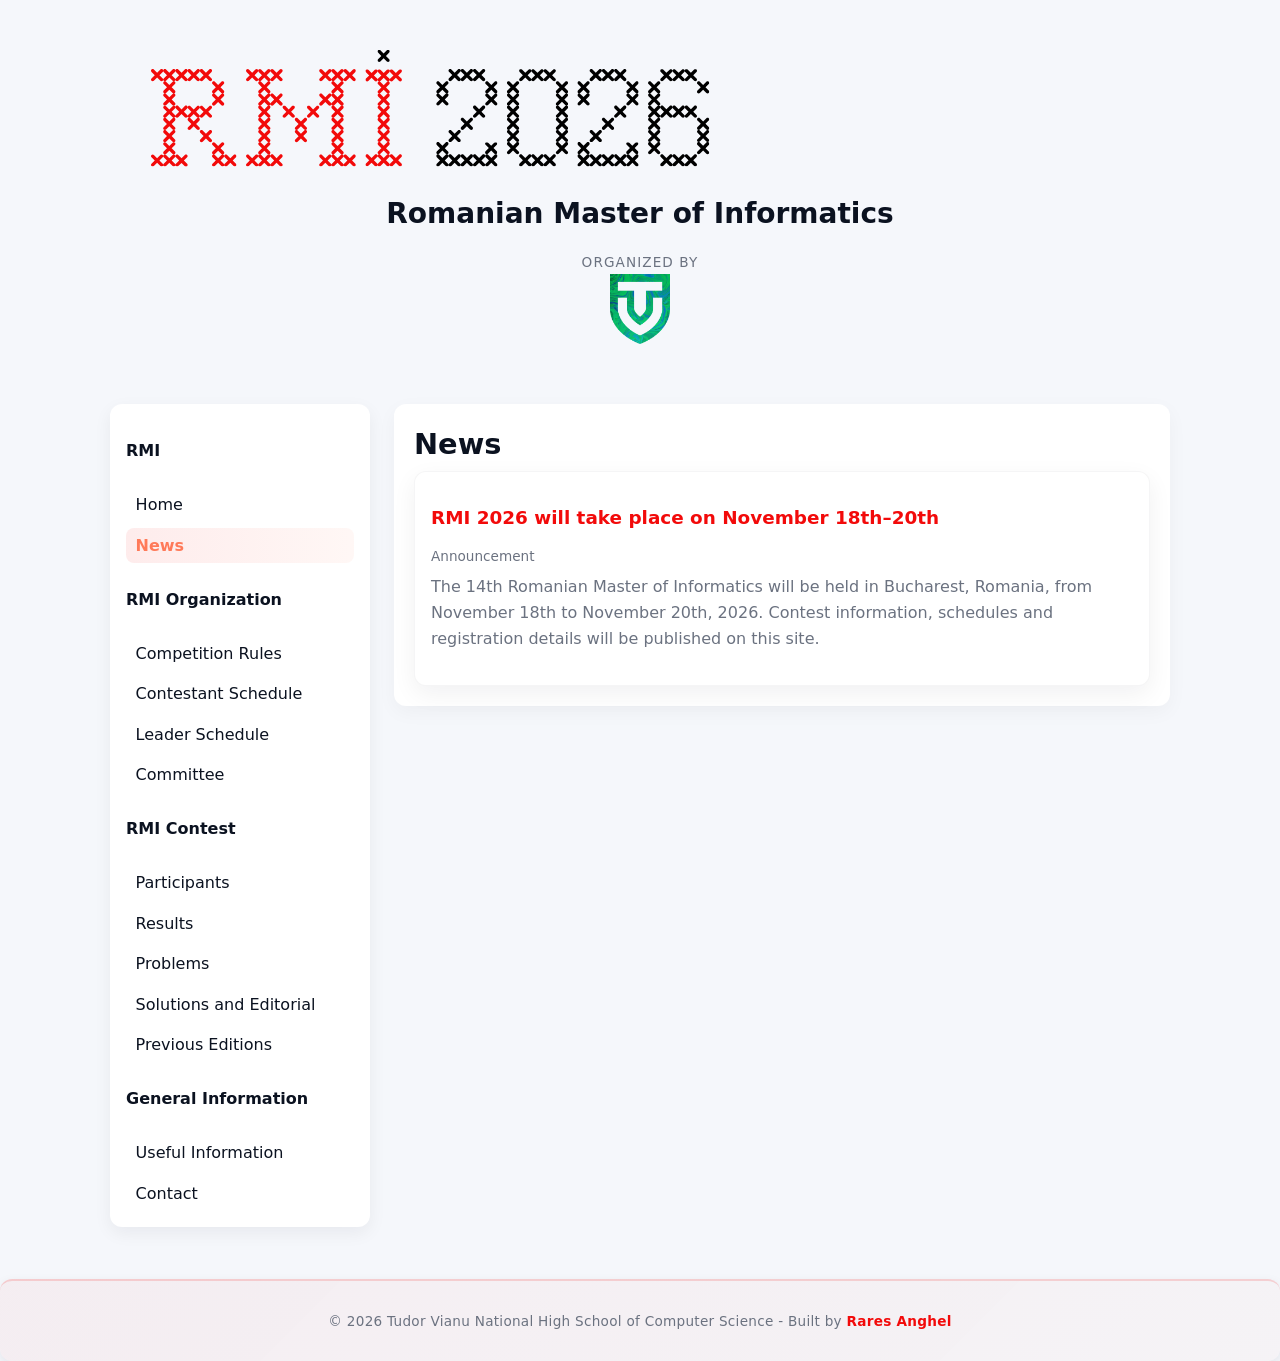
<file: rmi_2026/news.html>
<!doctype html>
<html lang="en">
  <head>
    <meta charset="UTF-8">
    <meta name="viewport" content="width=device-width, initial-scale=1">
    <meta name="theme-color" content="#261C4A">

    <title>News | RMI 2026</title>

    <meta name="description" content="Latest announcements and news about the Romanian Master of Informatics 2026.">
    <meta name="robots" content="index, follow">
    <meta name="author" content="Colegiul Național de Informatică &#34;Tudor Vianu&#34;">
    <meta name="keywords" content="RMI, Romanian Master of Informatics, RMI 2026, informatics competition, Bucharest, Tudor Vianu">
    <link rel="canonical" href="https://rmi.lbi.ro/rmi_2026/news.html">
    <link rel="alternate" hreflang="en" href="https://rmi.lbi.ro/rmi_2026/news.html">

    <link rel="stylesheet" href="assets/css/style.css">

    <link rel="apple-touch-icon" sizes="180x180" href="apple-touch-icon.png">
    <link rel="icon" href="assets/organisers/vianu.png" type="image/png">
    <link rel="manifest" href="site.webmanifest">
    <meta name="msapplication-TileColor" content="#261C4A">

    <link rel="preconnect" href="https://fonts.googleapis.com">
    <link rel="preconnect" href="https://fonts.gstatic.com" crossorigin>
    <link href="https://fonts.googleapis.com/css2?family=Space+Grotesk:wght@400;500;600;700&display=swap" rel="stylesheet">

    <script type="application/ld+json">
{
  "@context": "https://schema.org",
  "@graph": [
    {
      "@type": "BreadcrumbList",
      "itemListElement": [
        {
          "@type": "ListItem",
          "position": 1,
          "name": "Home",
          "item": "https://rmi.lbi.ro/rmi_2026/"
        },
        {
          "@type": "ListItem",
          "position": 2,
          "name": "News",
          "item": "https://rmi.lbi.ro/rmi_2026/news.html"
        }
      ]
    }
  ]
}
    </script>

    <meta property="og:type" content="website">
    <meta property="og:site_name" content="Romanian Master of Informatics 2026">
    <meta property="og:title" content="News | Romanian Master of Informatics 2026">
    <meta property="og:description" content="Latest announcements and news about the Romanian Master of Informatics 2026.">
    <meta property="og:url" content="https://rmi.lbi.ro/rmi_2026/news.html">
    <meta property="og:image" content="https://rmi.lbi.ro/rmi_2026/assets/organisers/vianu.png">

    <meta name="twitter:card" content="summary_large_image">
    <meta name="twitter:title" content="News | Romanian Master of Informatics 2026">
    <meta name="twitter:description" content="Latest announcements and news about the Romanian Master of Informatics 2026.">
    <meta name="twitter:image" content="https://rmi.lbi.ro/rmi_2026/assets/organisers/vianu.png">
  </head>
  <body>
    <header class="site-header">
      <div class="container header-inner">
        <a href="index.html"><img src="static/assets/logo.svg" alt="RMI 2026 logo" class="logo"></a>
        <div class="site-title">Romanian Master of Informatics</div>
        <div class="organised-by">
          <div class="by-label">Organized By</div>
          <a href="https://portal.lbi.ro" target="_blank" rel="noopener">
            <img src="assets/organisers/vianu.png" alt="Tudor Vianu" class="vianu-logo">
          </a>
        </div>
      </div>
    </header>

    <div class="container layout">
      <button id="nav-toggle" class="nav-toggle" aria-controls="site-nav" aria-expanded="false" aria-label="Toggle navigation">☰</button>
      <nav id="site-nav" class="site-nav" aria-label="Main navigation">
        <div id="nav-list" class="nav-groups">
          <h4>RMI</h4>
          <ul class="nav-group">
            <li><a href="index.html">Home</a></li>
            <li><a href="news.html" class="active" aria-current="page">News</a></li>
          </ul>
          <h4>RMI Organization</h4>
          <ul class="nav-group">
            <li><a href="rules.html">Competition Rules</a></li>
            <li><a href="contestants.html">Contestant Schedule</a></li>
            <li><a href="leaders.html">Leader Schedule</a></li>
            <li><a href="committee.html">Committee</a></li>
          </ul>
          <h4>RMI Contest</h4>
          <ul class="nav-group">
            <li><a href="participants.html">Participants</a></li>
            <li><a href="results.html">Results</a></li>
            <li><a href="problems.html">Problems</a></li>
            <li><a href="solutions.html">Solutions and Editorial</a></li>
            <li><a href="previous.html">Previous Editions</a></li>
          </ul>
          <h4>General Information</h4>
          <ul class="nav-group">
            <li><a href="useful-information.html">Useful Information</a></li>
            <li><a href="contact.html">Contact</a></li>
          </ul>
        </div>
      </nav>

      <main id="content" class="content">
        <section id="rendered" class="rendered">
        <h1>News</h1>
        <div class="news-container">
          <div class="news-grid">
            <article class="news-card">
              <h3 class="news-title">RMI 2026 will take place on November 18th–20th</h3>
              <div class="news-meta">Announcement</div>
              <p class="news-excerpt">The 14th Romanian Master of Informatics will be held in Bucharest, Romania, from November 18th to November 20th, 2026. Contest information, schedules and registration details will be published on this site.</p>
            </article>
          </div>
        </div>
        </section>
      </main>
    </div>

    <footer class="site-footer">&copy; 2026 Tudor Vianu National High School of Computer Science - Built by <a href="https://linkedin.com/in/raresanghel" target="_blank" rel="noopener" title="Visit Rares Anghel's LinkedIn profile">Rares Anghel</a></footer>

    <script src="assets/js/main.js" defer></script>
  </body>
</html>
</file>
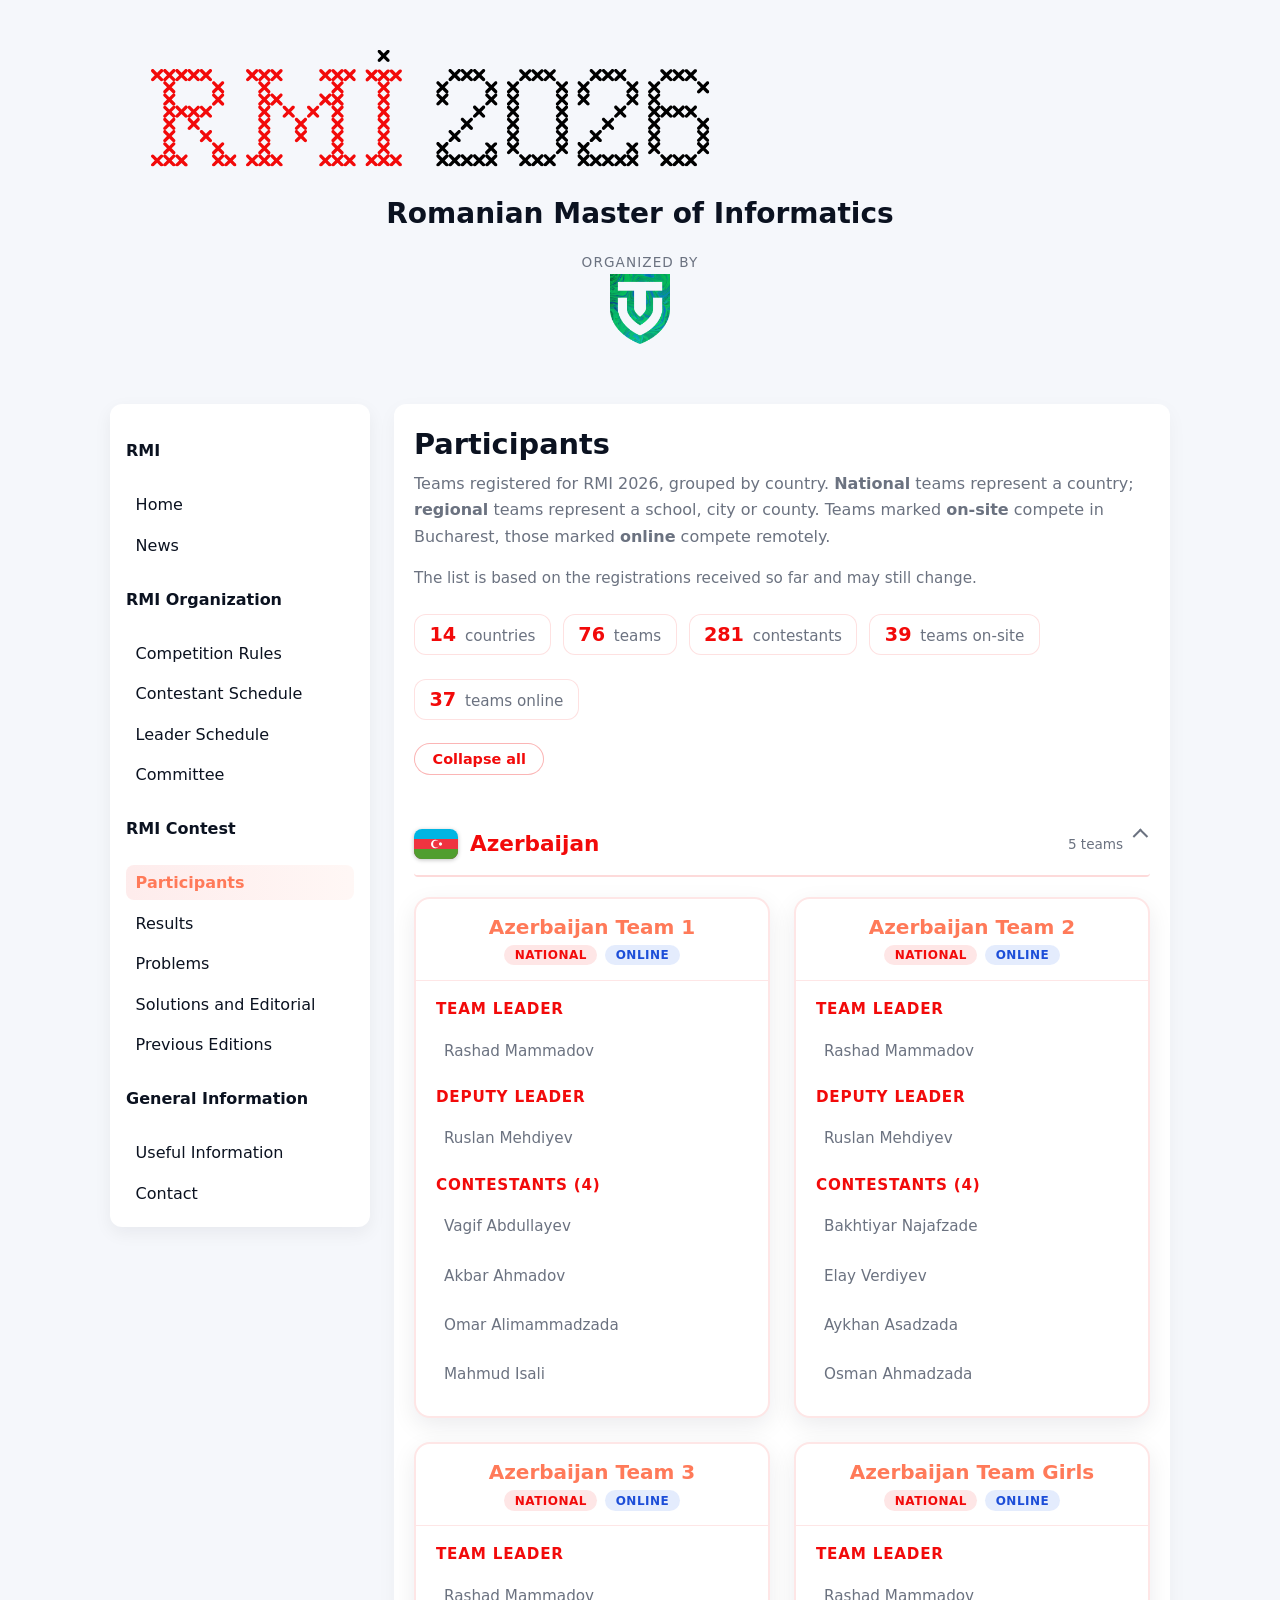
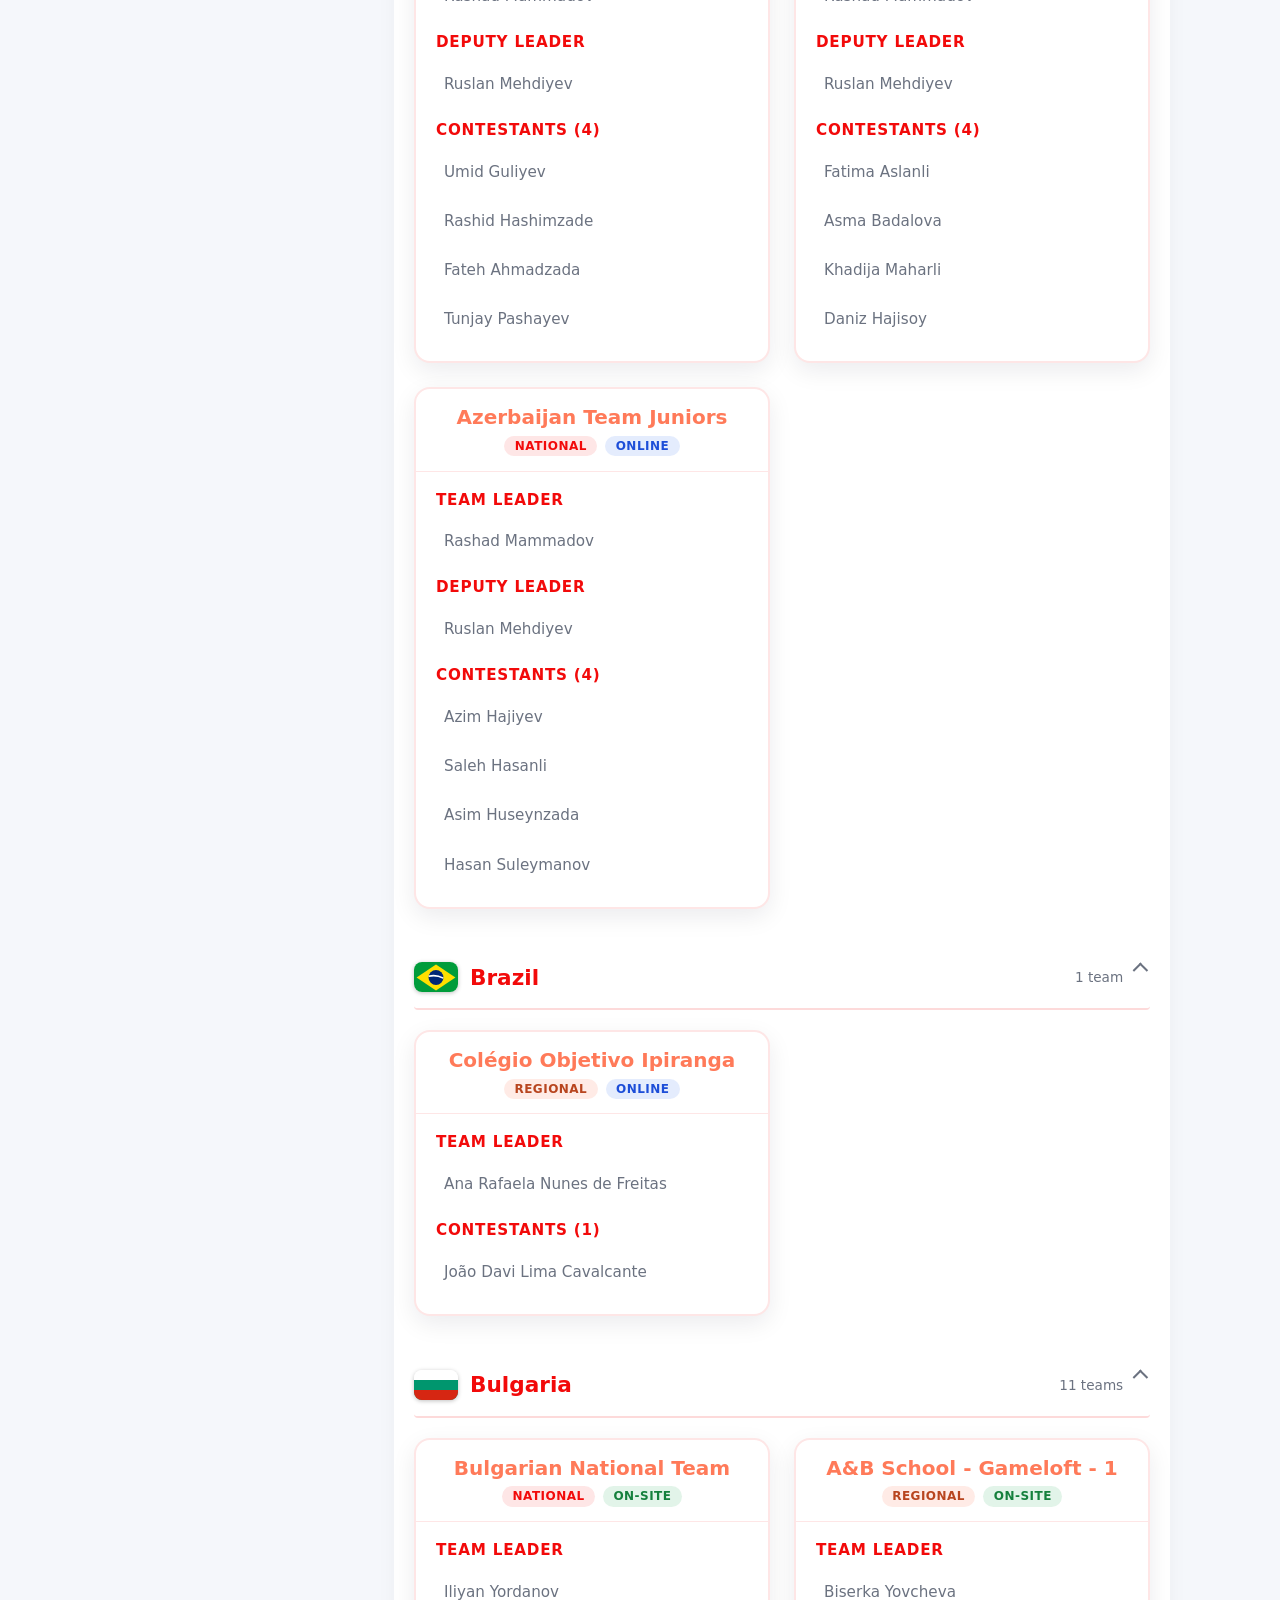
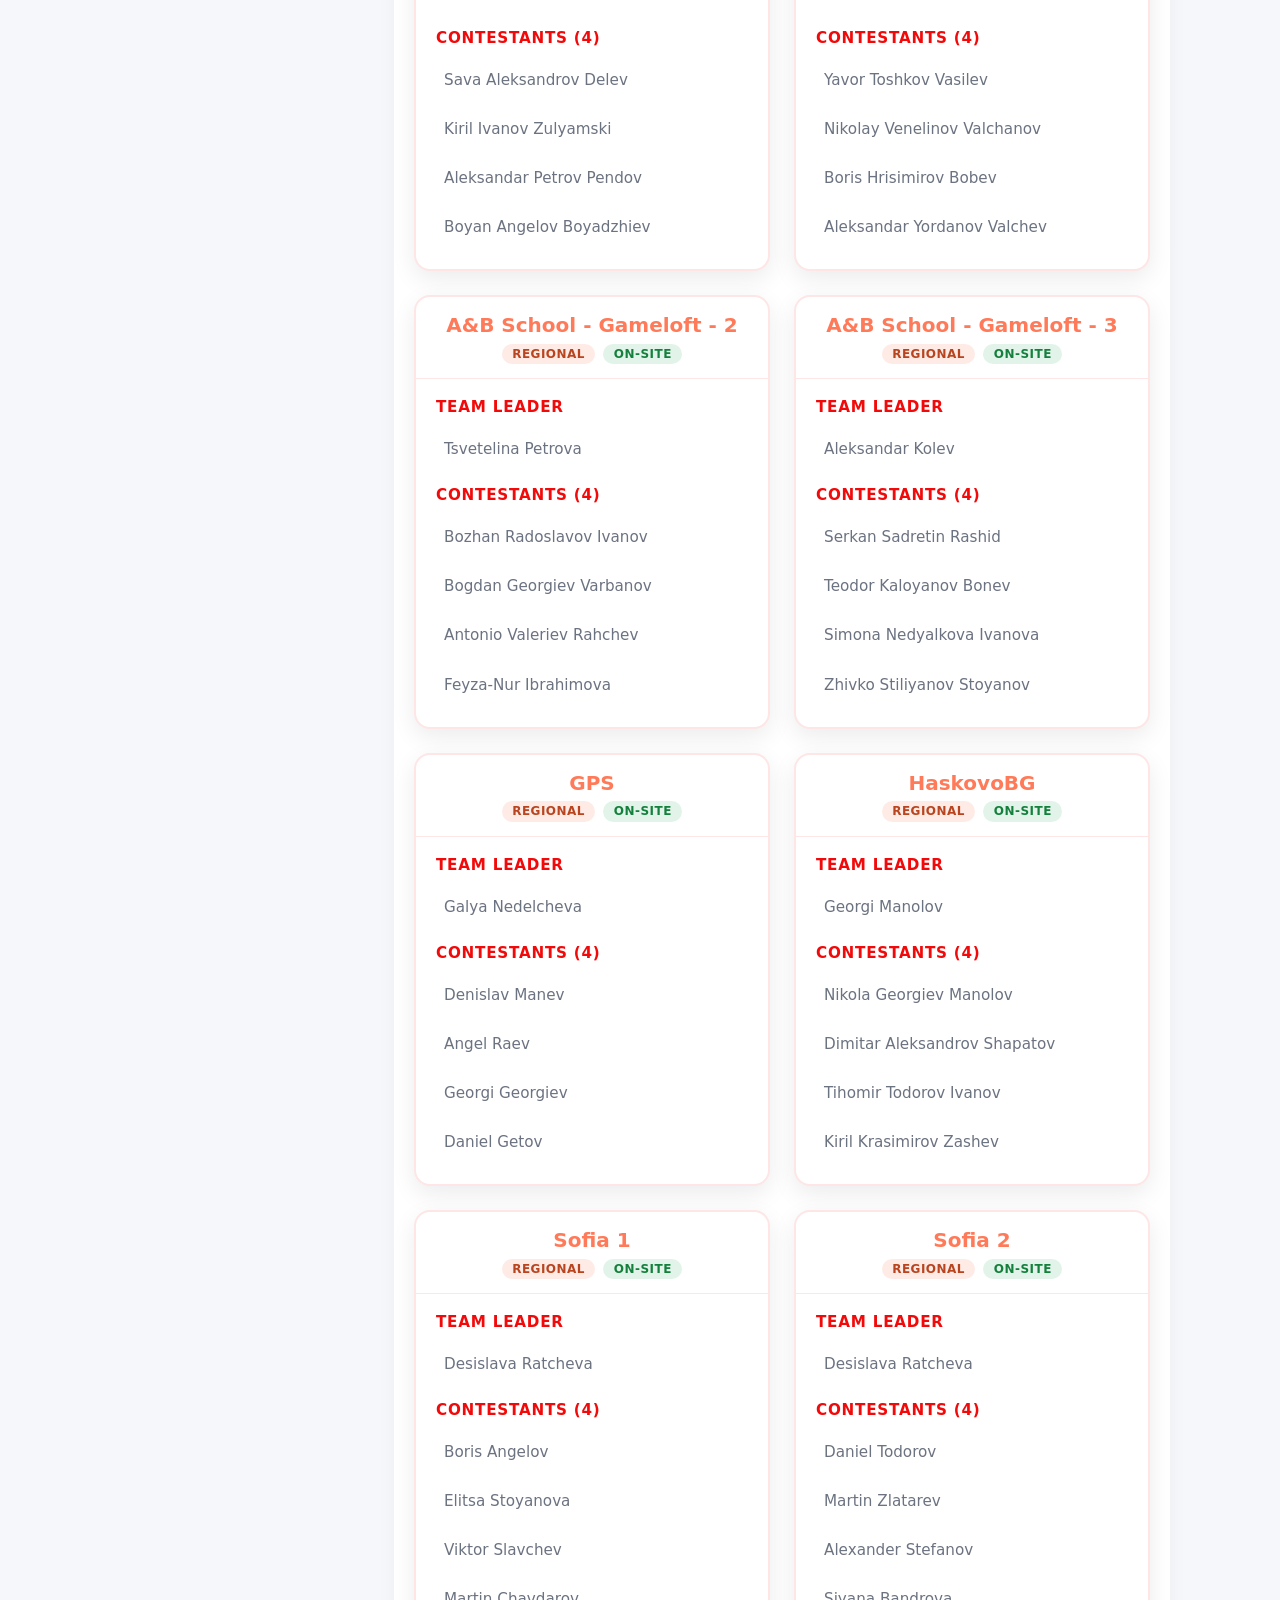
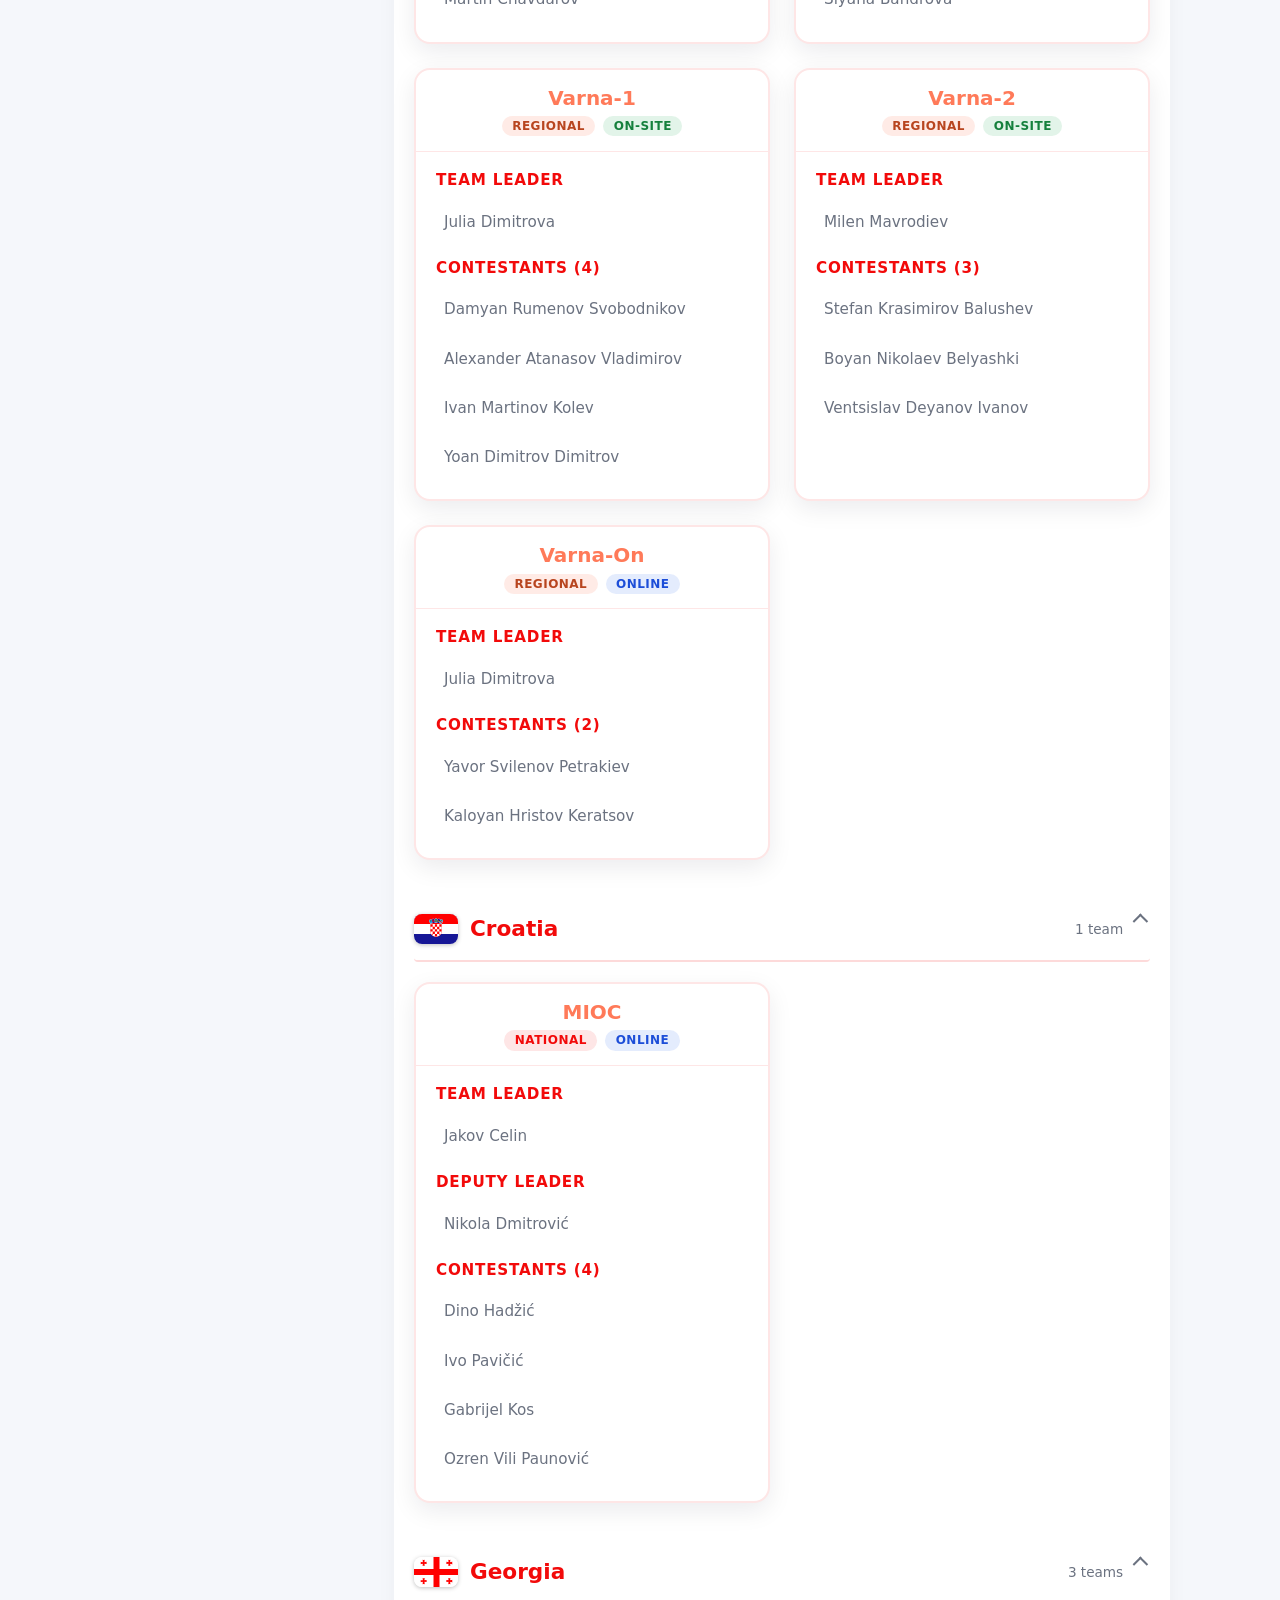
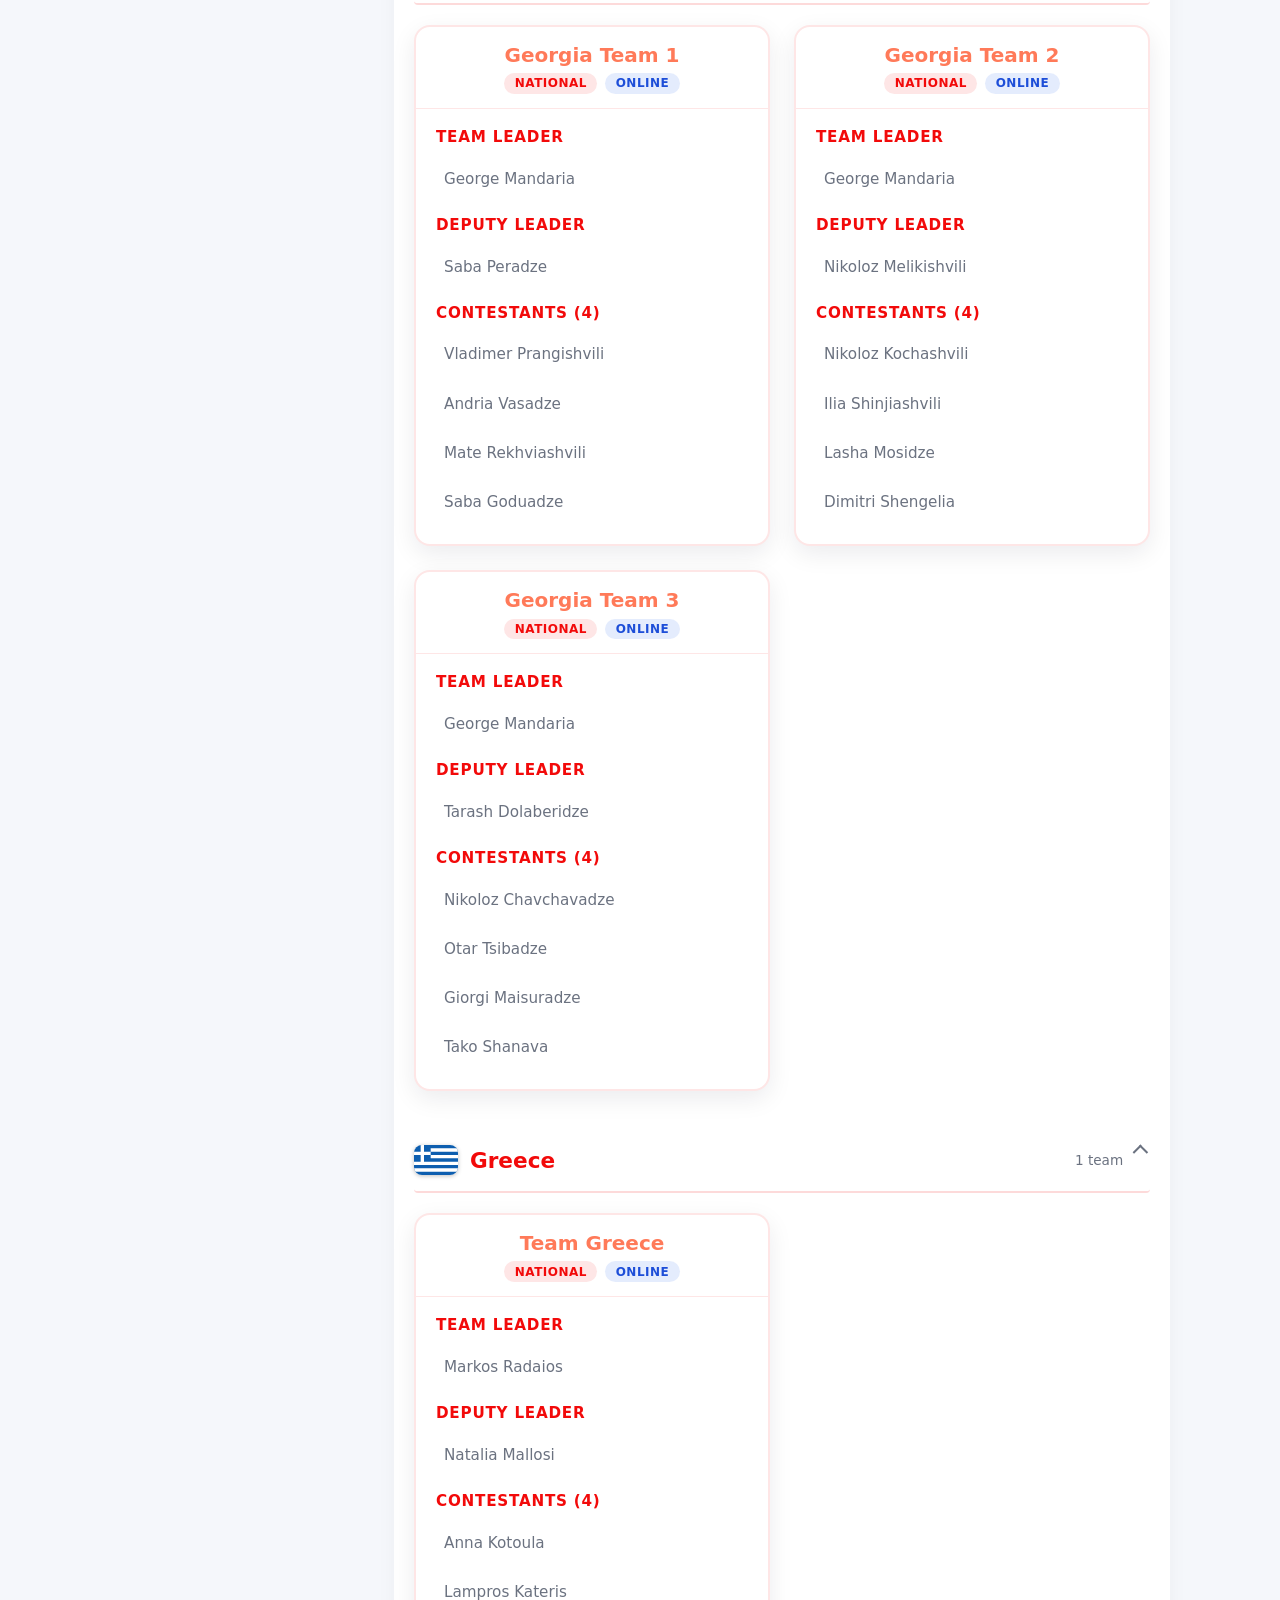
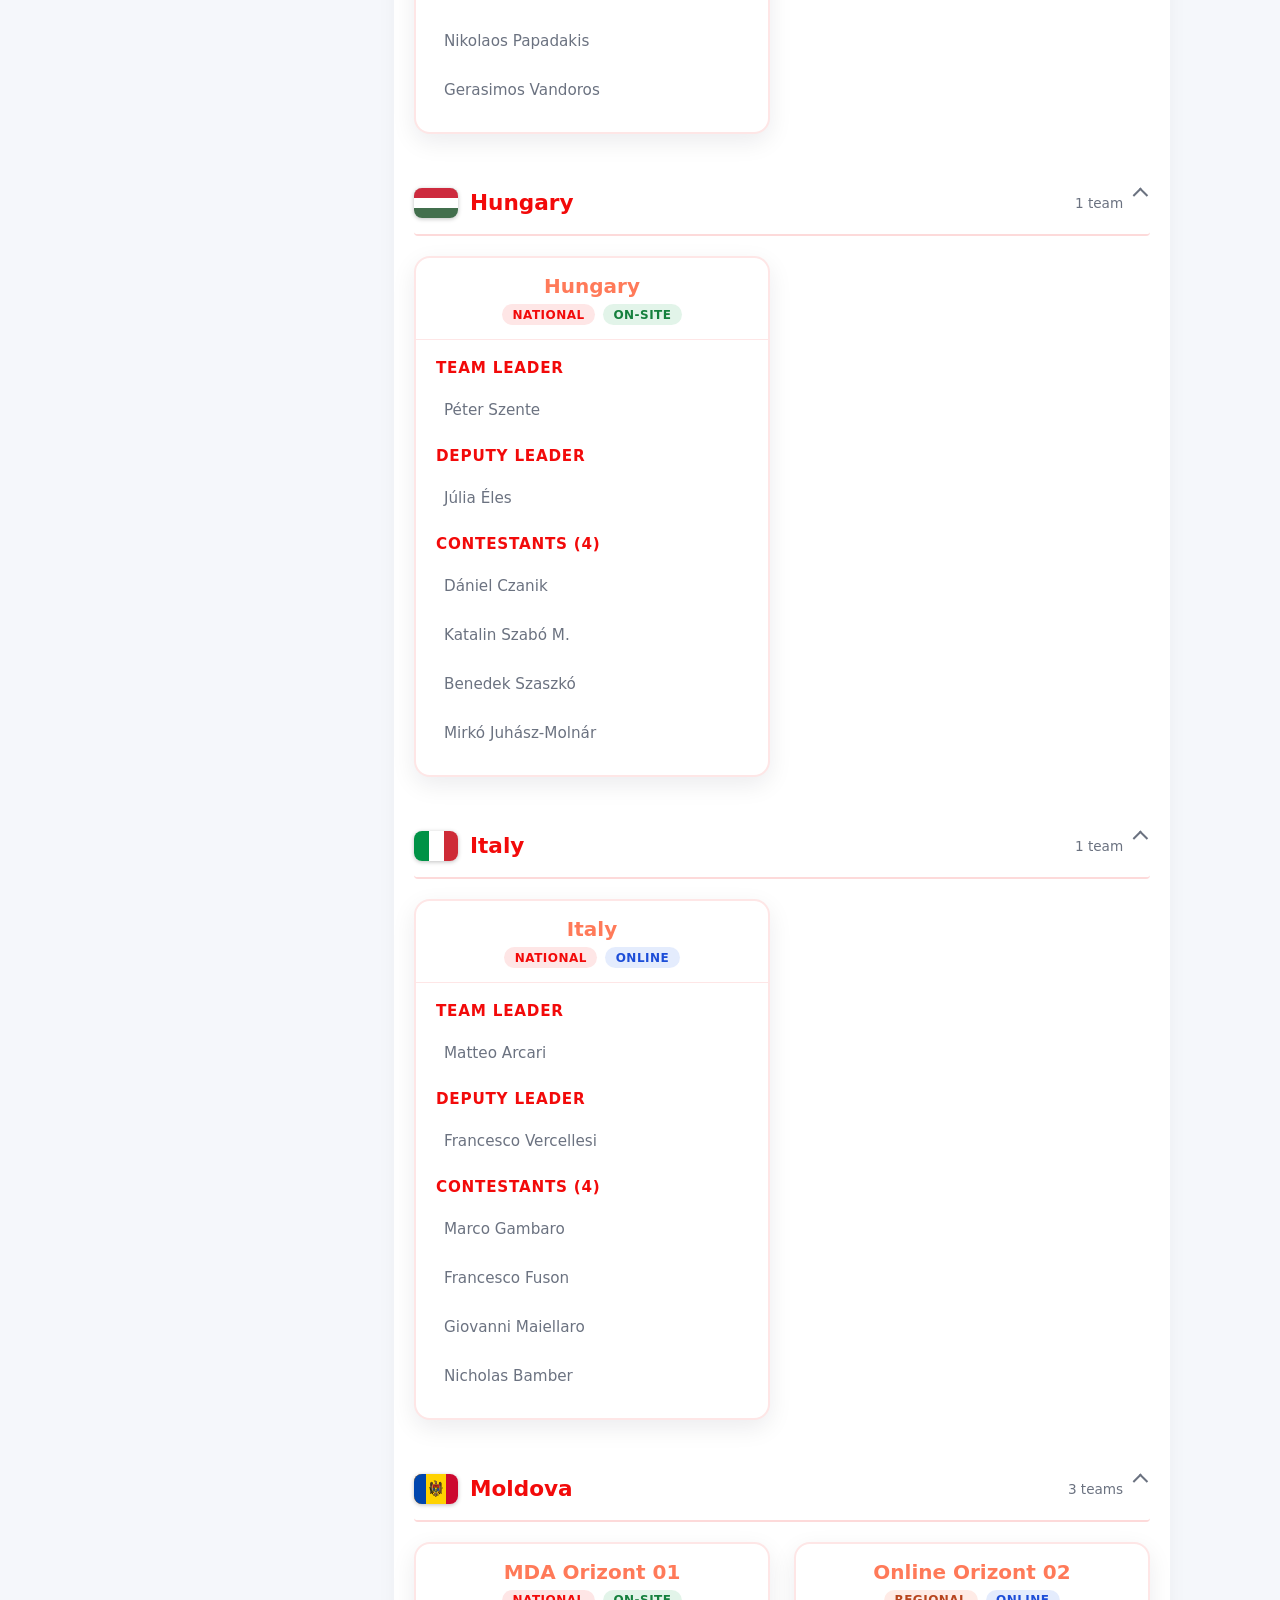
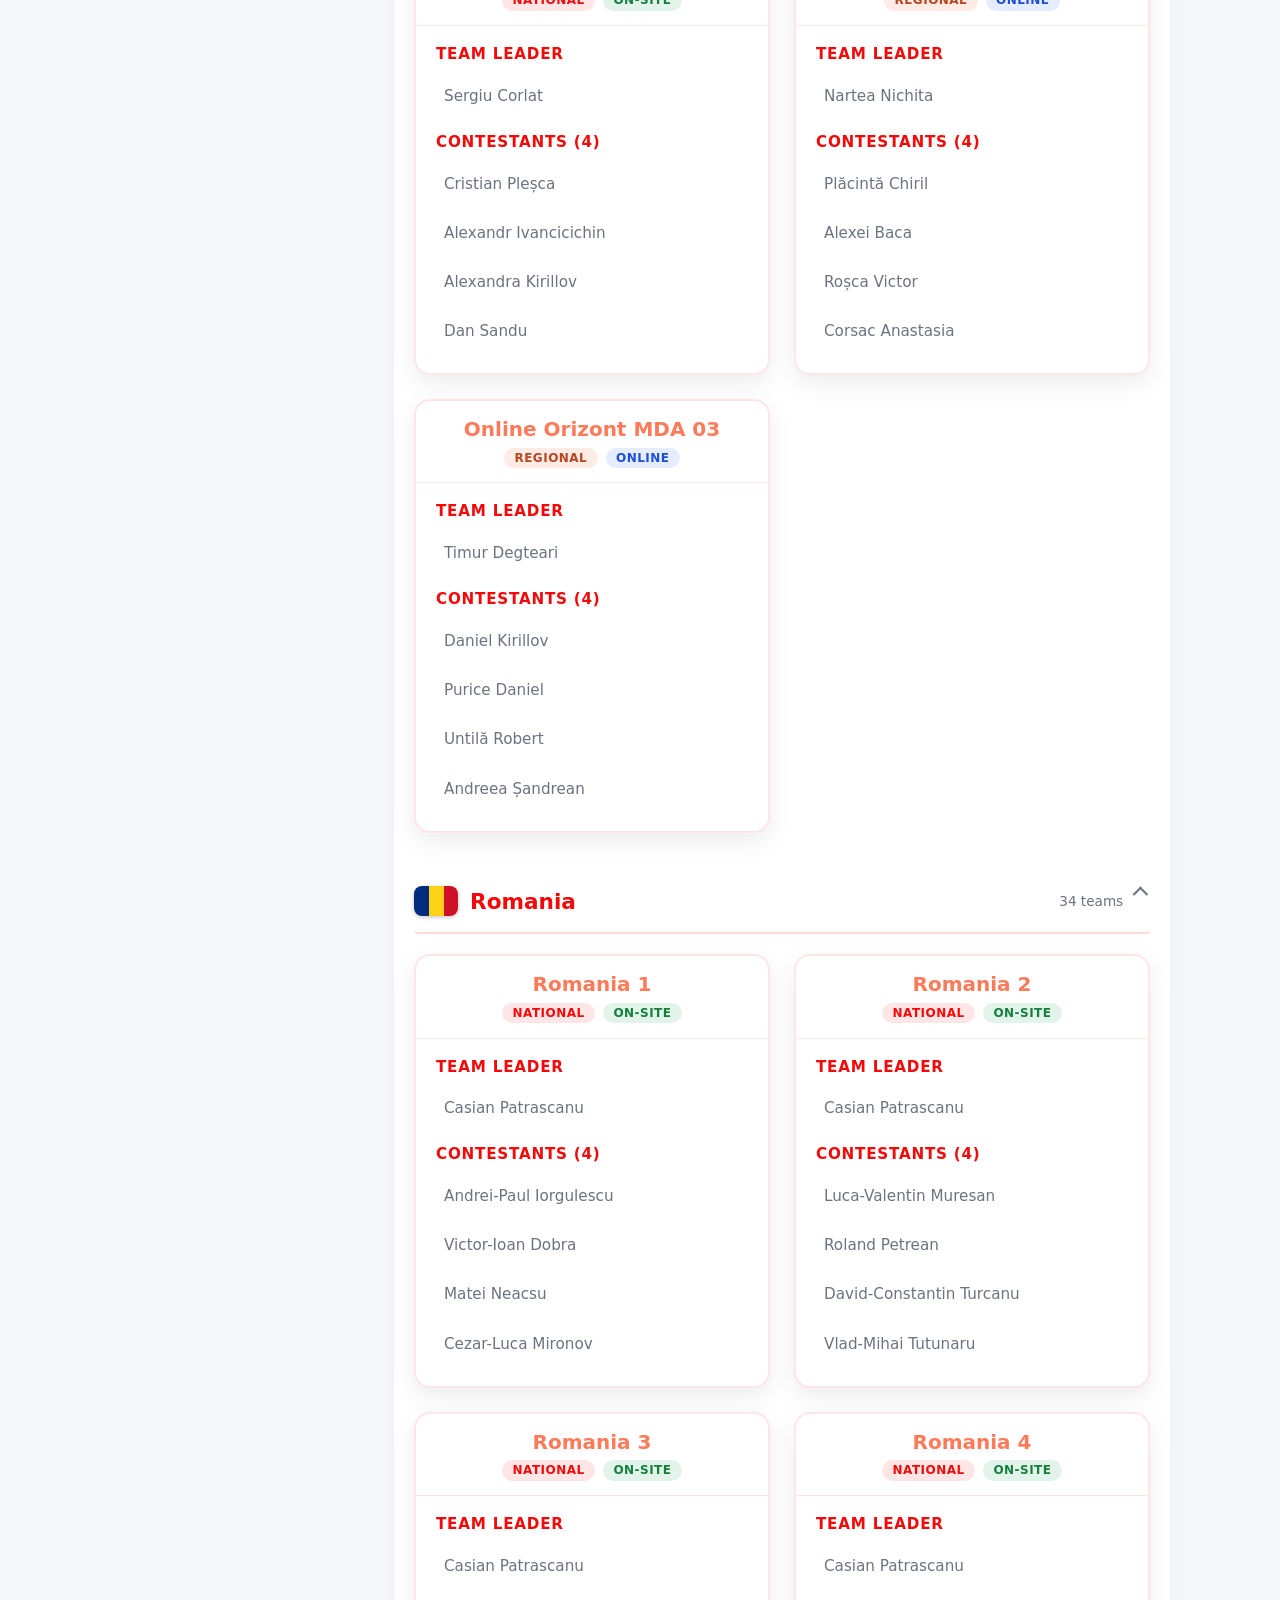
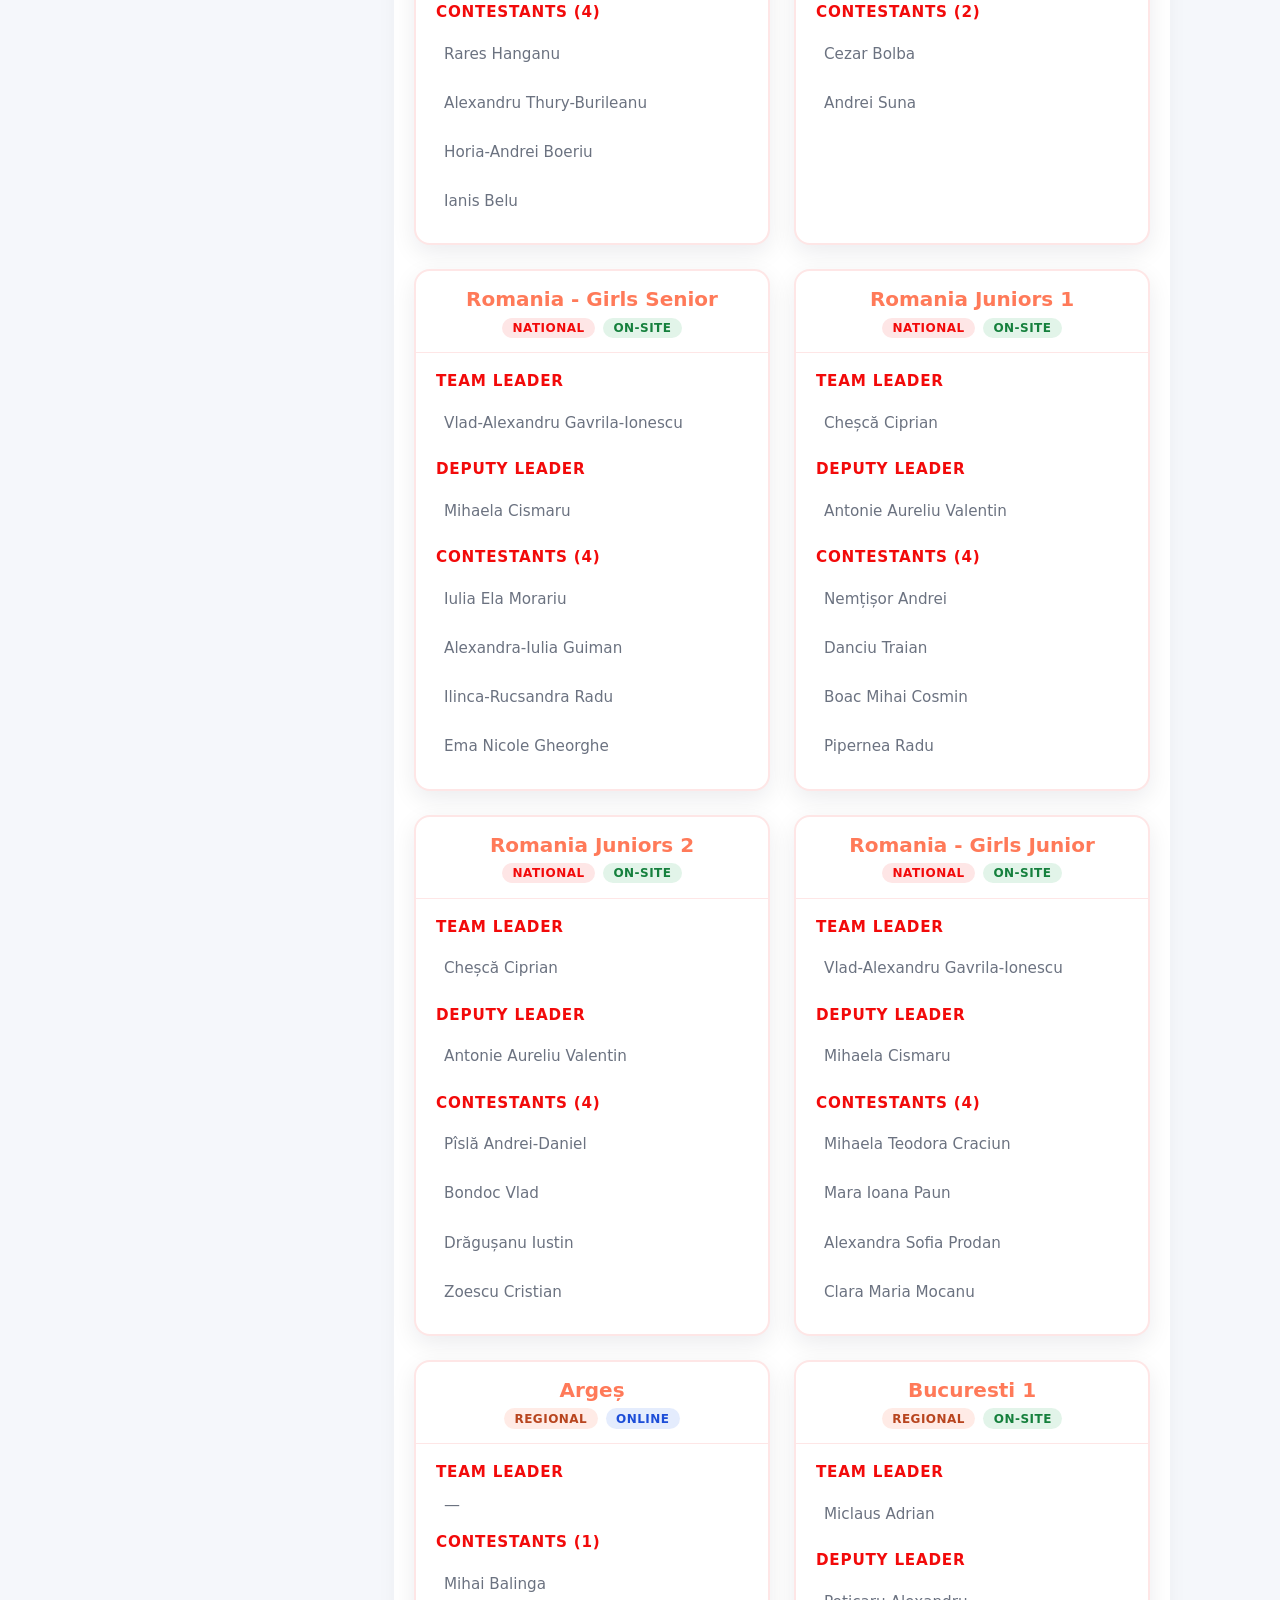
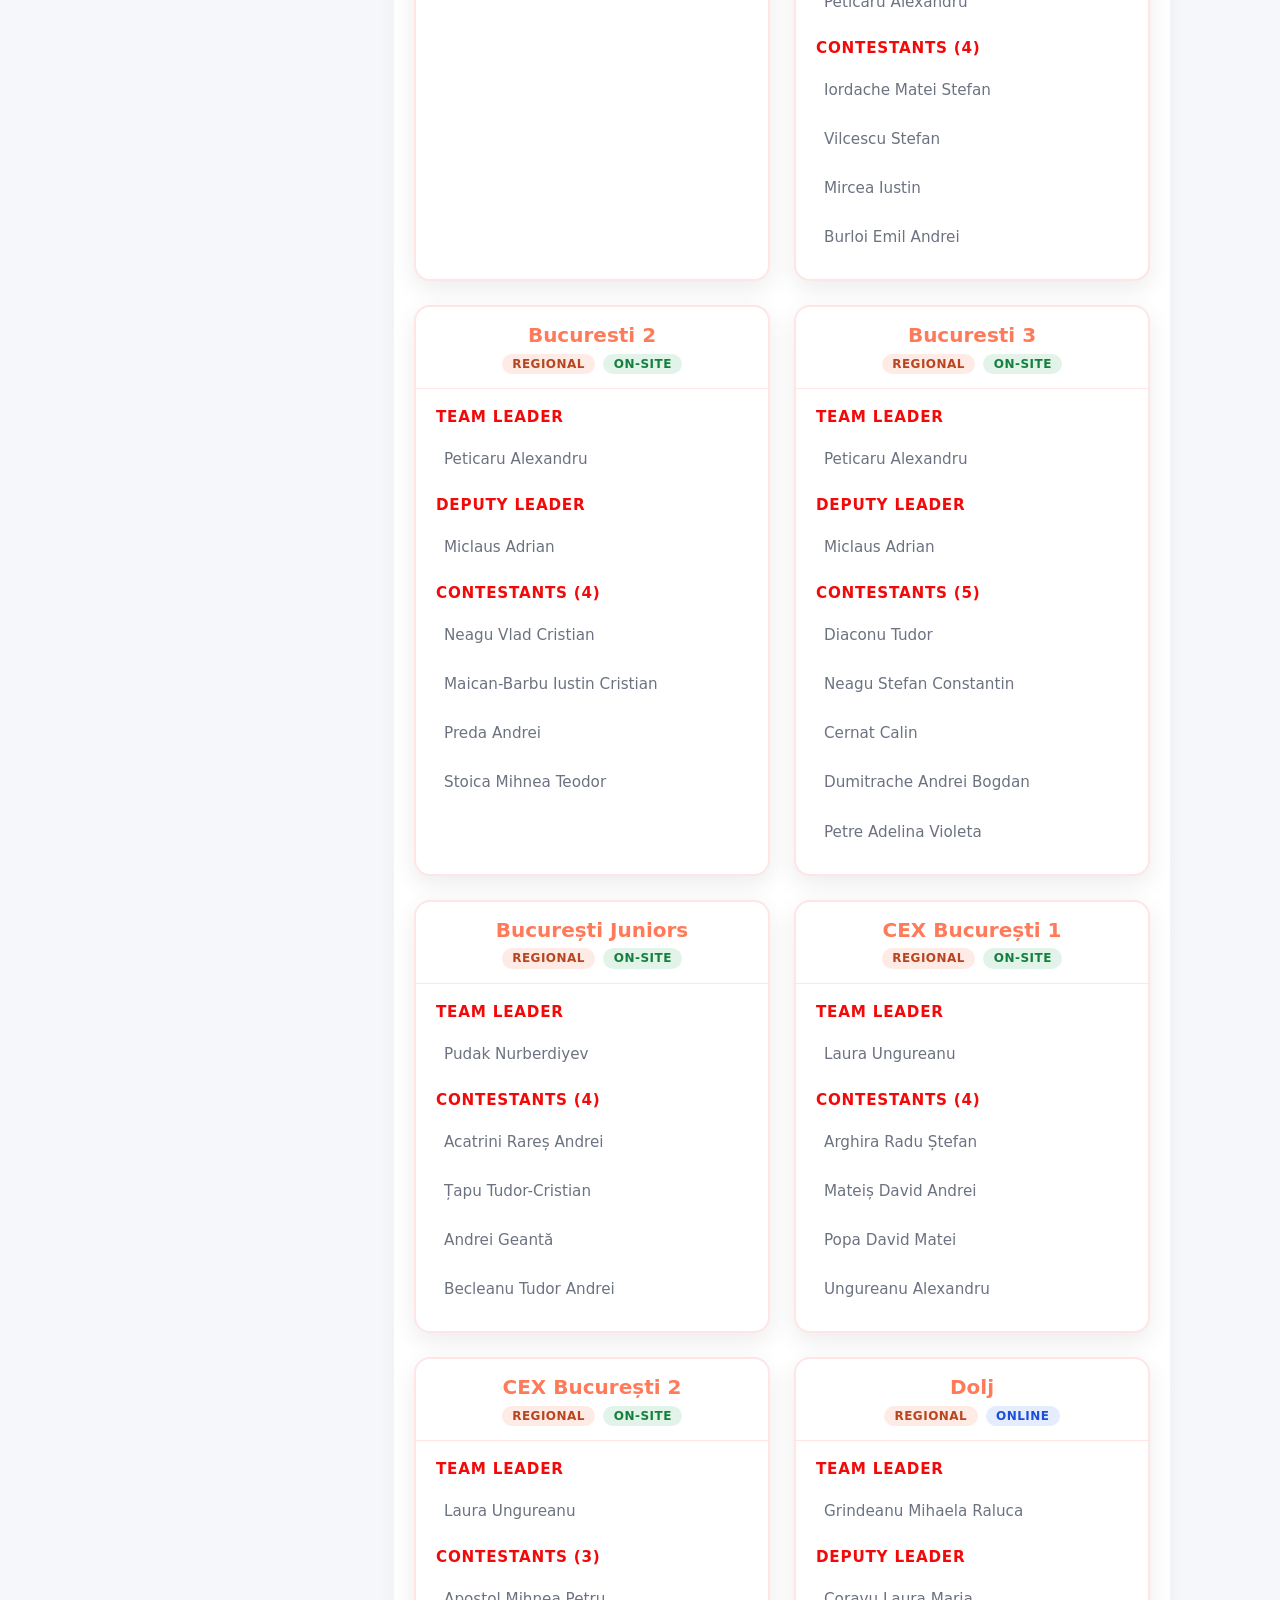
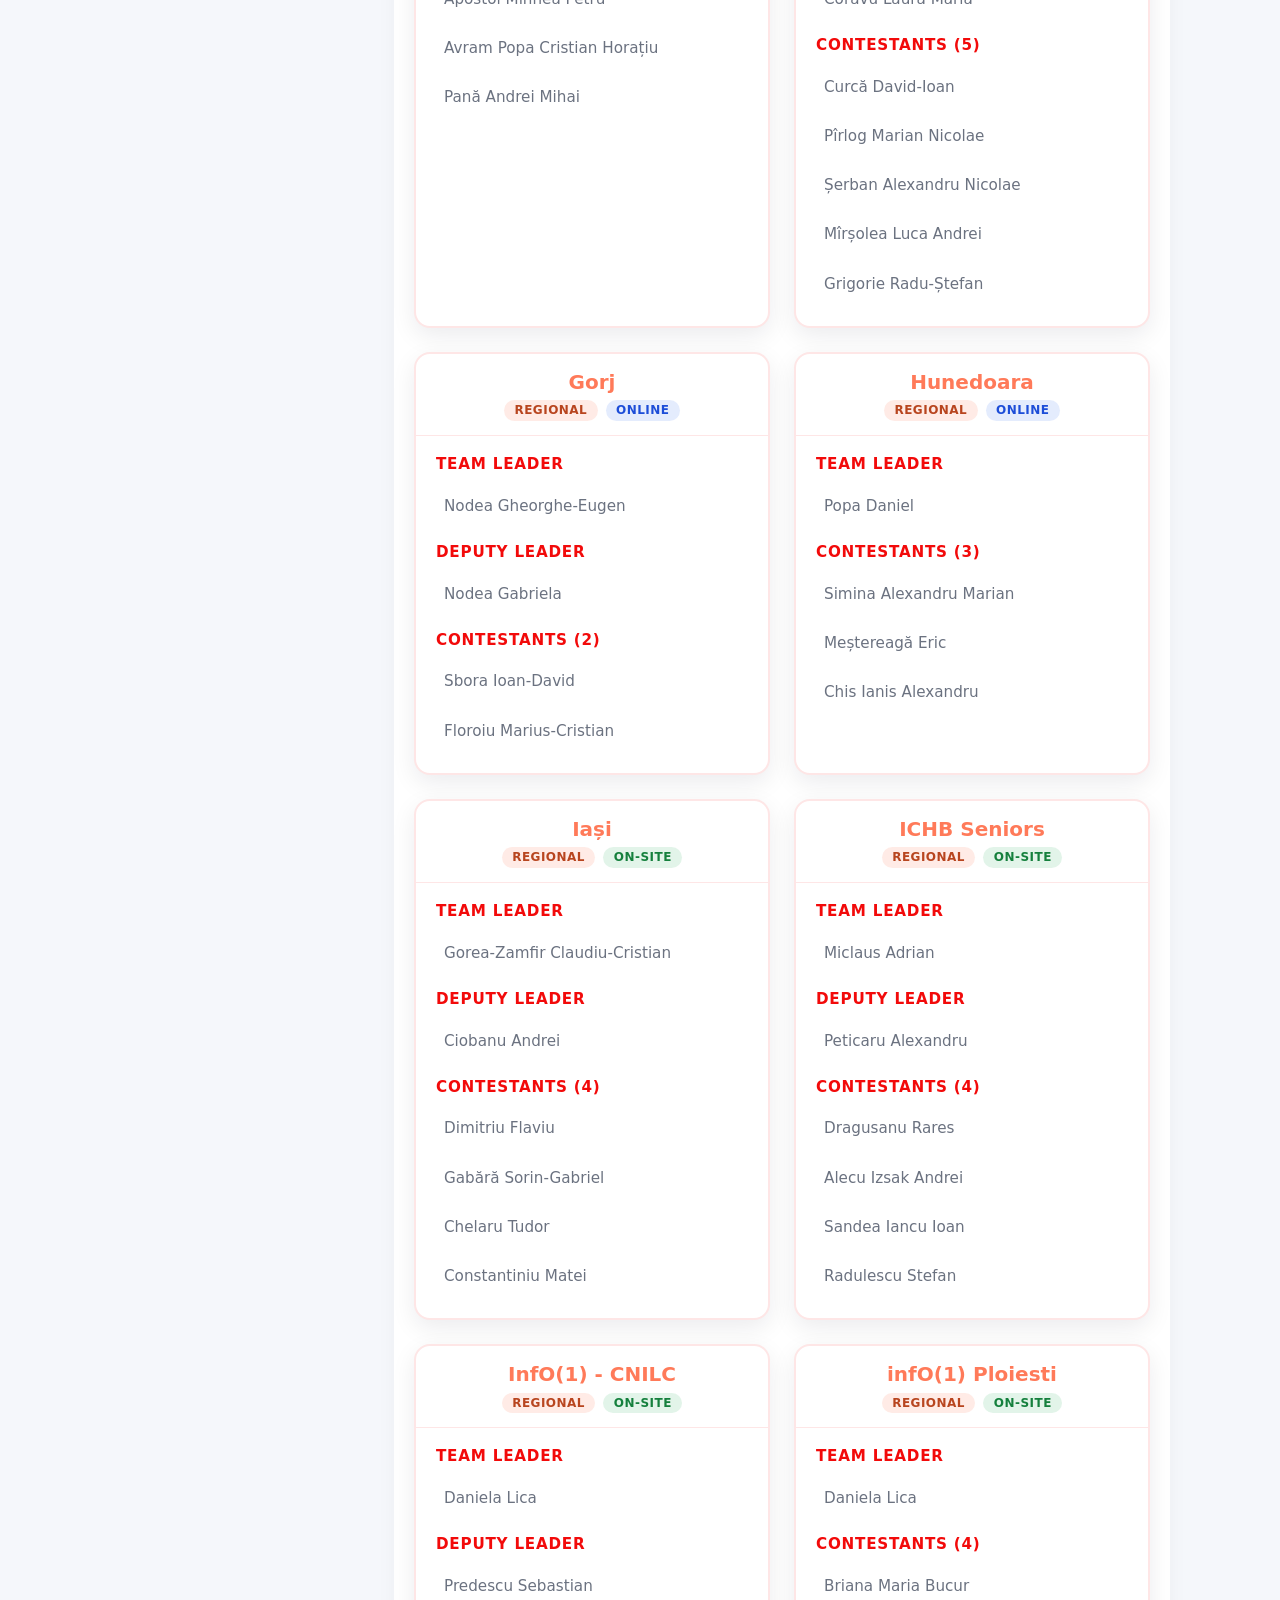
<file: rmi_2026/participants.html>
<!doctype html>
<html lang="en">
  <head>
    <meta charset="UTF-8">
    <meta name="viewport" content="width=device-width, initial-scale=1">
    <meta name="theme-color" content="#261C4A">

    <title>Participants | RMI 2026</title>

    <meta name="description" content="Countries, teams and participants of the Romanian Master of Informatics 2026.">
    <meta name="robots" content="index, follow">
    <meta name="author" content="Colegiul Național de Informatică &#34;Tudor Vianu&#34;">
    <meta name="keywords" content="RMI, Romanian Master of Informatics, RMI 2026, informatics competition, Bucharest, Tudor Vianu">
    <link rel="canonical" href="https://rmi.lbi.ro/rmi_2026/participants.html">
    <link rel="alternate" hreflang="en" href="https://rmi.lbi.ro/rmi_2026/participants.html">

    <link rel="stylesheet" href="assets/css/style.css">

    <link rel="apple-touch-icon" sizes="180x180" href="apple-touch-icon.png">
    <link rel="icon" href="assets/organisers/vianu.png" type="image/png">
    <link rel="manifest" href="site.webmanifest">
    <meta name="msapplication-TileColor" content="#261C4A">

    <link rel="preconnect" href="https://fonts.googleapis.com">
    <link rel="preconnect" href="https://fonts.gstatic.com" crossorigin>
    <link href="https://fonts.googleapis.com/css2?family=Space+Grotesk:wght@400;500;600;700&display=swap" rel="stylesheet">

    <script type="application/ld+json">
{
  "@context": "https://schema.org",
  "@graph": [
    {
      "@type": "BreadcrumbList",
      "itemListElement": [
        {
          "@type": "ListItem",
          "position": 1,
          "name": "Home",
          "item": "https://rmi.lbi.ro/rmi_2026/"
        },
        {
          "@type": "ListItem",
          "position": 2,
          "name": "Participants",
          "item": "https://rmi.lbi.ro/rmi_2026/participants.html"
        }
      ]
    }
  ]
}
    </script>

    <meta property="og:type" content="website">
    <meta property="og:site_name" content="Romanian Master of Informatics 2026">
    <meta property="og:title" content="Participants | Romanian Master of Informatics 2026">
    <meta property="og:description" content="Countries, teams and participants of the Romanian Master of Informatics 2026.">
    <meta property="og:url" content="https://rmi.lbi.ro/rmi_2026/participants.html">
    <meta property="og:image" content="https://rmi.lbi.ro/rmi_2026/assets/organisers/vianu.png">

    <meta name="twitter:card" content="summary_large_image">
    <meta name="twitter:title" content="Participants | Romanian Master of Informatics 2026">
    <meta name="twitter:description" content="Countries, teams and participants of the Romanian Master of Informatics 2026.">
    <meta name="twitter:image" content="https://rmi.lbi.ro/rmi_2026/assets/organisers/vianu.png">
  </head>
  <body>
    <header class="site-header">
      <div class="container header-inner">
        <a href="index.html"><img src="static/assets/logo.svg" alt="RMI 2026 logo" class="logo"></a>
        <div class="site-title">Romanian Master of Informatics</div>
        <div class="organised-by">
          <div class="by-label">Organized By</div>
          <a href="https://portal.lbi.ro" target="_blank" rel="noopener">
            <img src="assets/organisers/vianu.png" alt="Tudor Vianu" class="vianu-logo">
          </a>
        </div>
      </div>
    </header>

    <div class="container layout">
      <button id="nav-toggle" class="nav-toggle" aria-controls="site-nav" aria-expanded="false" aria-label="Toggle navigation">☰</button>
      <nav id="site-nav" class="site-nav" aria-label="Main navigation">
        <div id="nav-list" class="nav-groups">
          <h4>RMI</h4>
          <ul class="nav-group">
            <li><a href="index.html">Home</a></li>
            <li><a href="news.html">News</a></li>
          </ul>
          <h4>RMI Organization</h4>
          <ul class="nav-group">
            <li><a href="rules.html">Competition Rules</a></li>
            <li><a href="contestants.html">Contestant Schedule</a></li>
            <li><a href="leaders.html">Leader Schedule</a></li>
            <li><a href="committee.html">Committee</a></li>
          </ul>
          <h4>RMI Contest</h4>
          <ul class="nav-group">
            <li><a href="participants.html" class="active" aria-current="page">Participants</a></li>
            <li><a href="results.html">Results</a></li>
            <li><a href="problems.html">Problems</a></li>
            <li><a href="solutions.html">Solutions and Editorial</a></li>
            <li><a href="previous.html">Previous Editions</a></li>
          </ul>
          <h4>General Information</h4>
          <ul class="nav-group">
            <li><a href="useful-information.html">Useful Information</a></li>
            <li><a href="contact.html">Contact</a></li>
          </ul>
        </div>
      </nav>

      <main id="content" class="content">
        <section id="rendered" class="rendered">
        <h1>Participants</h1>
        <section class="participants-section">
          <p>Teams registered for RMI 2026, grouped by country. <strong>National</strong> teams represent a country;
          <strong>regional</strong> teams represent a school, city or county. Teams marked <strong>on-site</strong> compete in
          Bucharest, those marked <strong>online</strong> compete remotely.</p>
          <p class="participants-note">The list is based on the registrations received so far and may still change.</p>
          <ul class="participants-stats" aria-label="Summary">
            <li><strong>14</strong> countries</li>
            <li><strong>76</strong> teams</li>
            <li><strong>281</strong> contestants</li>
            <li><strong>39</strong> teams on-site</li>
            <li><strong>37</strong> teams online</li>
          </ul>
          <button type="button" class="toggle-all" id="toggle-all" hidden>Collapse all</button>

          <details class="country-section" open>
            <summary class="country-summary">
              <h2 class="country-heading" id="c-azerbaijan"><img src="assets/flags/azerbaijan.svg" alt="" class="country-flag" loading="lazy"><span>Azerbaijan</span><small>5 teams</small></h2>
            </summary>
            <div class="participants-grid">
            <article class="team-card team-card--compact">
              <div class="team-name">Azerbaijan Team 1</div>
              <div class="team-badges">
                <span class="badge badge-national">National</span>
                <span class="badge badge-online">Online</span>
              </div>
              <div class="team-info">
                <div class="team-leaders">
                  <span class="label">Team leader</span>
                  <ul class="member-list">
                    <li class="member-item">Rashad Mammadov</li>
                  </ul>
                </div>
                <div class="team-leaders">
                  <span class="label">Deputy leader</span>
                  <ul class="member-list">
                    <li class="member-item">Ruslan Mehdiyev</li>
                  </ul>
                </div>
                <div class="team-students">
                  <span class="label">Contestants (4)</span>
                  <ul class="member-list">
                    <li class="member-item">Vagif Abdullayev</li>
                    <li class="member-item">Akbar Ahmadov</li>
                    <li class="member-item">Omar Alimammadzada</li>
                    <li class="member-item">Mahmud Isali</li>
                  </ul>
                </div>
              </div>
            </article>
            <article class="team-card team-card--compact">
              <div class="team-name">Azerbaijan Team 2</div>
              <div class="team-badges">
                <span class="badge badge-national">National</span>
                <span class="badge badge-online">Online</span>
              </div>
              <div class="team-info">
                <div class="team-leaders">
                  <span class="label">Team leader</span>
                  <ul class="member-list">
                    <li class="member-item">Rashad Mammadov</li>
                  </ul>
                </div>
                <div class="team-leaders">
                  <span class="label">Deputy leader</span>
                  <ul class="member-list">
                    <li class="member-item">Ruslan Mehdiyev</li>
                  </ul>
                </div>
                <div class="team-students">
                  <span class="label">Contestants (4)</span>
                  <ul class="member-list">
                    <li class="member-item">Bakhtiyar Najafzade</li>
                    <li class="member-item">Elay Verdiyev</li>
                    <li class="member-item">Aykhan Asadzada</li>
                    <li class="member-item">Osman Ahmadzada</li>
                  </ul>
                </div>
              </div>
            </article>
            <article class="team-card team-card--compact">
              <div class="team-name">Azerbaijan Team 3</div>
              <div class="team-badges">
                <span class="badge badge-national">National</span>
                <span class="badge badge-online">Online</span>
              </div>
              <div class="team-info">
                <div class="team-leaders">
                  <span class="label">Team leader</span>
                  <ul class="member-list">
                    <li class="member-item">Rashad Mammadov</li>
                  </ul>
                </div>
                <div class="team-leaders">
                  <span class="label">Deputy leader</span>
                  <ul class="member-list">
                    <li class="member-item">Ruslan Mehdiyev</li>
                  </ul>
                </div>
                <div class="team-students">
                  <span class="label">Contestants (4)</span>
                  <ul class="member-list">
                    <li class="member-item">Umid Guliyev</li>
                    <li class="member-item">Rashid Hashimzade</li>
                    <li class="member-item">Fateh Ahmadzada</li>
                    <li class="member-item">Tunjay Pashayev</li>
                  </ul>
                </div>
              </div>
            </article>
            <article class="team-card team-card--compact">
              <div class="team-name">Azerbaijan Team Girls</div>
              <div class="team-badges">
                <span class="badge badge-national">National</span>
                <span class="badge badge-online">Online</span>
              </div>
              <div class="team-info">
                <div class="team-leaders">
                  <span class="label">Team leader</span>
                  <ul class="member-list">
                    <li class="member-item">Rashad Mammadov</li>
                  </ul>
                </div>
                <div class="team-leaders">
                  <span class="label">Deputy leader</span>
                  <ul class="member-list">
                    <li class="member-item">Ruslan Mehdiyev</li>
                  </ul>
                </div>
                <div class="team-students">
                  <span class="label">Contestants (4)</span>
                  <ul class="member-list">
                    <li class="member-item">Fatima Aslanli</li>
                    <li class="member-item">Asma Badalova</li>
                    <li class="member-item">Khadija Maharli</li>
                    <li class="member-item">Daniz Hajisoy</li>
                  </ul>
                </div>
              </div>
            </article>
            <article class="team-card team-card--compact">
              <div class="team-name">Azerbaijan Team Juniors</div>
              <div class="team-badges">
                <span class="badge badge-national">National</span>
                <span class="badge badge-online">Online</span>
              </div>
              <div class="team-info">
                <div class="team-leaders">
                  <span class="label">Team leader</span>
                  <ul class="member-list">
                    <li class="member-item">Rashad Mammadov</li>
                  </ul>
                </div>
                <div class="team-leaders">
                  <span class="label">Deputy leader</span>
                  <ul class="member-list">
                    <li class="member-item">Ruslan Mehdiyev</li>
                  </ul>
                </div>
                <div class="team-students">
                  <span class="label">Contestants (4)</span>
                  <ul class="member-list">
                    <li class="member-item">Azim Hajiyev</li>
                    <li class="member-item">Saleh Hasanli</li>
                    <li class="member-item">Asim Huseynzada</li>
                    <li class="member-item">Hasan Suleymanov</li>
                  </ul>
                </div>
              </div>
            </article>
            </div>
          </details>

          <details class="country-section" open>
            <summary class="country-summary">
              <h2 class="country-heading" id="c-brazil"><img src="assets/flags/brazil.svg" alt="" class="country-flag" loading="lazy"><span>Brazil</span><small>1 team</small></h2>
            </summary>
            <div class="participants-grid">
            <article class="team-card team-card--compact">
              <div class="team-name">Colégio Objetivo Ipiranga</div>
              <div class="team-badges">
                <span class="badge badge-regional">Regional</span>
                <span class="badge badge-online">Online</span>
              </div>
              <div class="team-info">
                <div class="team-leaders">
                  <span class="label">Team leader</span>
                  <ul class="member-list">
                    <li class="member-item">Ana Rafaela Nunes de Freitas</li>
                  </ul>
                </div>
                <div class="team-students">
                  <span class="label">Contestants (1)</span>
                  <ul class="member-list">
                    <li class="member-item">João Davi Lima Cavalcante</li>
                  </ul>
                </div>
              </div>
            </article>
            </div>
          </details>

          <details class="country-section" open>
            <summary class="country-summary">
              <h2 class="country-heading" id="c-bulgaria"><img src="assets/flags/bulgaria.svg" alt="" class="country-flag" loading="lazy"><span>Bulgaria</span><small>11 teams</small></h2>
            </summary>
            <div class="participants-grid">
            <article class="team-card team-card--compact">
              <div class="team-name">Bulgarian National Team</div>
              <div class="team-badges">
                <span class="badge badge-national">National</span>
                <span class="badge badge-onsite">On-site</span>
              </div>
              <div class="team-info">
                <div class="team-leaders">
                  <span class="label">Team leader</span>
                  <ul class="member-list">
                    <li class="member-item">Iliyan Yordanov</li>
                  </ul>
                </div>
                <div class="team-students">
                  <span class="label">Contestants (4)</span>
                  <ul class="member-list">
                    <li class="member-item">Sava Aleksandrov Delev</li>
                    <li class="member-item">Kiril Ivanov Zulyamski</li>
                    <li class="member-item">Aleksandar Petrov Pendov</li>
                    <li class="member-item">Boyan Angelov Boyadzhiev</li>
                  </ul>
                </div>
              </div>
            </article>
            <article class="team-card team-card--compact">
              <div class="team-name">A&amp;B School - Gameloft - 1</div>
              <div class="team-badges">
                <span class="badge badge-regional">Regional</span>
                <span class="badge badge-onsite">On-site</span>
              </div>
              <div class="team-info">
                <div class="team-leaders">
                  <span class="label">Team leader</span>
                  <ul class="member-list">
                    <li class="member-item">Biserka Yovcheva</li>
                  </ul>
                </div>
                <div class="team-students">
                  <span class="label">Contestants (4)</span>
                  <ul class="member-list">
                    <li class="member-item">Yavor Toshkov Vasilev</li>
                    <li class="member-item">Nikolay Venelinov Valchanov</li>
                    <li class="member-item">Boris Hrisimirov Bobev</li>
                    <li class="member-item">Aleksandar Yordanov Valchev</li>
                  </ul>
                </div>
              </div>
            </article>
            <article class="team-card team-card--compact">
              <div class="team-name">A&amp;B School - Gameloft - 2</div>
              <div class="team-badges">
                <span class="badge badge-regional">Regional</span>
                <span class="badge badge-onsite">On-site</span>
              </div>
              <div class="team-info">
                <div class="team-leaders">
                  <span class="label">Team leader</span>
                  <ul class="member-list">
                    <li class="member-item">Tsvetelina Petrova</li>
                  </ul>
                </div>
                <div class="team-students">
                  <span class="label">Contestants (4)</span>
                  <ul class="member-list">
                    <li class="member-item">Bozhan Radoslavov Ivanov</li>
                    <li class="member-item">Bogdan Georgiev Varbanov</li>
                    <li class="member-item">Antonio Valeriev Rahchev</li>
                    <li class="member-item">Feyza-Nur Ibrahimova</li>
                  </ul>
                </div>
              </div>
            </article>
            <article class="team-card team-card--compact">
              <div class="team-name">A&amp;B School - Gameloft - 3</div>
              <div class="team-badges">
                <span class="badge badge-regional">Regional</span>
                <span class="badge badge-onsite">On-site</span>
              </div>
              <div class="team-info">
                <div class="team-leaders">
                  <span class="label">Team leader</span>
                  <ul class="member-list">
                    <li class="member-item">Aleksandar Kolev</li>
                  </ul>
                </div>
                <div class="team-students">
                  <span class="label">Contestants (4)</span>
                  <ul class="member-list">
                    <li class="member-item">Serkan Sadretin Rashid</li>
                    <li class="member-item">Teodor Kaloyanov Bonev</li>
                    <li class="member-item">Simona Nedyalkova Ivanova</li>
                    <li class="member-item">Zhivko Stiliyanov Stoyanov</li>
                  </ul>
                </div>
              </div>
            </article>
            <article class="team-card team-card--compact">
              <div class="team-name">GPS</div>
              <div class="team-badges">
                <span class="badge badge-regional">Regional</span>
                <span class="badge badge-onsite">On-site</span>
              </div>
              <div class="team-info">
                <div class="team-leaders">
                  <span class="label">Team leader</span>
                  <ul class="member-list">
                    <li class="member-item">Galya Nedelcheva</li>
                  </ul>
                </div>
                <div class="team-students">
                  <span class="label">Contestants (4)</span>
                  <ul class="member-list">
                    <li class="member-item">Denislav Manev</li>
                    <li class="member-item">Angel Raev</li>
                    <li class="member-item">Georgi Georgiev</li>
                    <li class="member-item">Daniel Getov</li>
                  </ul>
                </div>
              </div>
            </article>
            <article class="team-card team-card--compact">
              <div class="team-name">HaskovoBG</div>
              <div class="team-badges">
                <span class="badge badge-regional">Regional</span>
                <span class="badge badge-onsite">On-site</span>
              </div>
              <div class="team-info">
                <div class="team-leaders">
                  <span class="label">Team leader</span>
                  <ul class="member-list">
                    <li class="member-item">Georgi Manolov</li>
                  </ul>
                </div>
                <div class="team-students">
                  <span class="label">Contestants (4)</span>
                  <ul class="member-list">
                    <li class="member-item">Nikola Georgiev Manolov</li>
                    <li class="member-item">Dimitar Aleksandrov Shapatov</li>
                    <li class="member-item">Tihomir Todorov Ivanov</li>
                    <li class="member-item">Kiril Krasimirov Zashev</li>
                  </ul>
                </div>
              </div>
            </article>
            <article class="team-card team-card--compact">
              <div class="team-name">Sofia 1</div>
              <div class="team-badges">
                <span class="badge badge-regional">Regional</span>
                <span class="badge badge-onsite">On-site</span>
              </div>
              <div class="team-info">
                <div class="team-leaders">
                  <span class="label">Team leader</span>
                  <ul class="member-list">
                    <li class="member-item">Desislava Ratcheva</li>
                  </ul>
                </div>
                <div class="team-students">
                  <span class="label">Contestants (4)</span>
                  <ul class="member-list">
                    <li class="member-item">Boris Angelov</li>
                    <li class="member-item">Elitsa Stoyanova</li>
                    <li class="member-item">Viktor Slavchev</li>
                    <li class="member-item">Martin Chavdarov</li>
                  </ul>
                </div>
              </div>
            </article>
            <article class="team-card team-card--compact">
              <div class="team-name">Sofia 2</div>
              <div class="team-badges">
                <span class="badge badge-regional">Regional</span>
                <span class="badge badge-onsite">On-site</span>
              </div>
              <div class="team-info">
                <div class="team-leaders">
                  <span class="label">Team leader</span>
                  <ul class="member-list">
                    <li class="member-item">Desislava Ratcheva</li>
                  </ul>
                </div>
                <div class="team-students">
                  <span class="label">Contestants (4)</span>
                  <ul class="member-list">
                    <li class="member-item">Daniel Todorov</li>
                    <li class="member-item">Martin Zlatarev</li>
                    <li class="member-item">Alexander Stefanov</li>
                    <li class="member-item">Siyana Bandrova</li>
                  </ul>
                </div>
              </div>
            </article>
            <article class="team-card team-card--compact">
              <div class="team-name">Varna-1</div>
              <div class="team-badges">
                <span class="badge badge-regional">Regional</span>
                <span class="badge badge-onsite">On-site</span>
              </div>
              <div class="team-info">
                <div class="team-leaders">
                  <span class="label">Team leader</span>
                  <ul class="member-list">
                    <li class="member-item">Julia Dimitrova</li>
                  </ul>
                </div>
                <div class="team-students">
                  <span class="label">Contestants (4)</span>
                  <ul class="member-list">
                    <li class="member-item">Damyan Rumenov Svobodnikov</li>
                    <li class="member-item">Alexander Atanasov Vladimirov</li>
                    <li class="member-item">Ivan Martinov Kolev</li>
                    <li class="member-item">Yoan Dimitrov Dimitrov</li>
                  </ul>
                </div>
              </div>
            </article>
            <article class="team-card team-card--compact">
              <div class="team-name">Varna-2</div>
              <div class="team-badges">
                <span class="badge badge-regional">Regional</span>
                <span class="badge badge-onsite">On-site</span>
              </div>
              <div class="team-info">
                <div class="team-leaders">
                  <span class="label">Team leader</span>
                  <ul class="member-list">
                    <li class="member-item">Milen Mavrodiev</li>
                  </ul>
                </div>
                <div class="team-students">
                  <span class="label">Contestants (3)</span>
                  <ul class="member-list">
                    <li class="member-item">Stefan Krasimirov Balushev</li>
                    <li class="member-item">Boyan Nikolaev Belyashki</li>
                    <li class="member-item">Ventsislav Deyanov Ivanov</li>
                  </ul>
                </div>
              </div>
            </article>
            <article class="team-card team-card--compact">
              <div class="team-name">Varna-On</div>
              <div class="team-badges">
                <span class="badge badge-regional">Regional</span>
                <span class="badge badge-online">Online</span>
              </div>
              <div class="team-info">
                <div class="team-leaders">
                  <span class="label">Team leader</span>
                  <ul class="member-list">
                    <li class="member-item">Julia Dimitrova</li>
                  </ul>
                </div>
                <div class="team-students">
                  <span class="label">Contestants (2)</span>
                  <ul class="member-list">
                    <li class="member-item">Yavor Svilenov Petrakiev</li>
                    <li class="member-item">Kaloyan Hristov Keratsov</li>
                  </ul>
                </div>
              </div>
            </article>
            </div>
          </details>

          <details class="country-section" open>
            <summary class="country-summary">
              <h2 class="country-heading" id="c-croatia"><img src="assets/flags/croatia.svg" alt="" class="country-flag" loading="lazy"><span>Croatia</span><small>1 team</small></h2>
            </summary>
            <div class="participants-grid">
            <article class="team-card team-card--compact">
              <div class="team-name">MIOC</div>
              <div class="team-badges">
                <span class="badge badge-national">National</span>
                <span class="badge badge-online">Online</span>
              </div>
              <div class="team-info">
                <div class="team-leaders">
                  <span class="label">Team leader</span>
                  <ul class="member-list">
                    <li class="member-item">Jakov Celin</li>
                  </ul>
                </div>
                <div class="team-leaders">
                  <span class="label">Deputy leader</span>
                  <ul class="member-list">
                    <li class="member-item">Nikola Dmitrović</li>
                  </ul>
                </div>
                <div class="team-students">
                  <span class="label">Contestants (4)</span>
                  <ul class="member-list">
                    <li class="member-item">Dino Hadžić</li>
                    <li class="member-item">Ivo Pavičić</li>
                    <li class="member-item">Gabrijel Kos</li>
                    <li class="member-item">Ozren Vili Paunović</li>
                  </ul>
                </div>
              </div>
            </article>
            </div>
          </details>

          <details class="country-section" open>
            <summary class="country-summary">
              <h2 class="country-heading" id="c-georgia"><img src="assets/flags/georgia.svg" alt="" class="country-flag" loading="lazy"><span>Georgia</span><small>3 teams</small></h2>
            </summary>
            <div class="participants-grid">
            <article class="team-card team-card--compact">
              <div class="team-name">Georgia Team 1</div>
              <div class="team-badges">
                <span class="badge badge-national">National</span>
                <span class="badge badge-online">Online</span>
              </div>
              <div class="team-info">
                <div class="team-leaders">
                  <span class="label">Team leader</span>
                  <ul class="member-list">
                    <li class="member-item">George Mandaria</li>
                  </ul>
                </div>
                <div class="team-leaders">
                  <span class="label">Deputy leader</span>
                  <ul class="member-list">
                    <li class="member-item">Saba Peradze</li>
                  </ul>
                </div>
                <div class="team-students">
                  <span class="label">Contestants (4)</span>
                  <ul class="member-list">
                    <li class="member-item">Vladimer Prangishvili</li>
                    <li class="member-item">Andria Vasadze</li>
                    <li class="member-item">Mate Rekhviashvili</li>
                    <li class="member-item">Saba Goduadze</li>
                  </ul>
                </div>
              </div>
            </article>
            <article class="team-card team-card--compact">
              <div class="team-name">Georgia Team 2</div>
              <div class="team-badges">
                <span class="badge badge-national">National</span>
                <span class="badge badge-online">Online</span>
              </div>
              <div class="team-info">
                <div class="team-leaders">
                  <span class="label">Team leader</span>
                  <ul class="member-list">
                    <li class="member-item">George Mandaria</li>
                  </ul>
                </div>
                <div class="team-leaders">
                  <span class="label">Deputy leader</span>
                  <ul class="member-list">
                    <li class="member-item">Nikoloz Melikishvili</li>
                  </ul>
                </div>
                <div class="team-students">
                  <span class="label">Contestants (4)</span>
                  <ul class="member-list">
                    <li class="member-item">Nikoloz Kochashvili</li>
                    <li class="member-item">Ilia Shinjiashvili</li>
                    <li class="member-item">Lasha Mosidze</li>
                    <li class="member-item">Dimitri Shengelia</li>
                  </ul>
                </div>
              </div>
            </article>
            <article class="team-card team-card--compact">
              <div class="team-name">Georgia Team 3</div>
              <div class="team-badges">
                <span class="badge badge-national">National</span>
                <span class="badge badge-online">Online</span>
              </div>
              <div class="team-info">
                <div class="team-leaders">
                  <span class="label">Team leader</span>
                  <ul class="member-list">
                    <li class="member-item">George Mandaria</li>
                  </ul>
                </div>
                <div class="team-leaders">
                  <span class="label">Deputy leader</span>
                  <ul class="member-list">
                    <li class="member-item">Tarash Dolaberidze</li>
                  </ul>
                </div>
                <div class="team-students">
                  <span class="label">Contestants (4)</span>
                  <ul class="member-list">
                    <li class="member-item">Nikoloz Chavchavadze</li>
                    <li class="member-item">Otar Tsibadze</li>
                    <li class="member-item">Giorgi Maisuradze</li>
                    <li class="member-item">Tako Shanava</li>
                  </ul>
                </div>
              </div>
            </article>
            </div>
          </details>

          <details class="country-section" open>
            <summary class="country-summary">
              <h2 class="country-heading" id="c-greece"><img src="assets/flags/greece.svg" alt="" class="country-flag" loading="lazy"><span>Greece</span><small>1 team</small></h2>
            </summary>
            <div class="participants-grid">
            <article class="team-card team-card--compact">
              <div class="team-name">Team Greece</div>
              <div class="team-badges">
                <span class="badge badge-national">National</span>
                <span class="badge badge-online">Online</span>
              </div>
              <div class="team-info">
                <div class="team-leaders">
                  <span class="label">Team leader</span>
                  <ul class="member-list">
                    <li class="member-item">Markos Radaios</li>
                  </ul>
                </div>
                <div class="team-leaders">
                  <span class="label">Deputy leader</span>
                  <ul class="member-list">
                    <li class="member-item">Natalia Mallosi</li>
                  </ul>
                </div>
                <div class="team-students">
                  <span class="label">Contestants (4)</span>
                  <ul class="member-list">
                    <li class="member-item">Anna Kotoula</li>
                    <li class="member-item">Lampros Kateris</li>
                    <li class="member-item">Nikolaos Papadakis</li>
                    <li class="member-item">Gerasimos Vandoros</li>
                  </ul>
                </div>
              </div>
            </article>
            </div>
          </details>

          <details class="country-section" open>
            <summary class="country-summary">
              <h2 class="country-heading" id="c-hungary"><img src="assets/flags/hungary.svg" alt="" class="country-flag" loading="lazy"><span>Hungary</span><small>1 team</small></h2>
            </summary>
            <div class="participants-grid">
            <article class="team-card team-card--compact">
              <div class="team-name">Hungary</div>
              <div class="team-badges">
                <span class="badge badge-national">National</span>
                <span class="badge badge-onsite">On-site</span>
              </div>
              <div class="team-info">
                <div class="team-leaders">
                  <span class="label">Team leader</span>
                  <ul class="member-list">
                    <li class="member-item">Péter Szente</li>
                  </ul>
                </div>
                <div class="team-leaders">
                  <span class="label">Deputy leader</span>
                  <ul class="member-list">
                    <li class="member-item">Júlia Éles</li>
                  </ul>
                </div>
                <div class="team-students">
                  <span class="label">Contestants (4)</span>
                  <ul class="member-list">
                    <li class="member-item">Dániel Czanik</li>
                    <li class="member-item">Katalin Szabó M.</li>
                    <li class="member-item">Benedek Szaszkó</li>
                    <li class="member-item">Mirkó Juhász-Molnár</li>
                  </ul>
                </div>
              </div>
            </article>
            </div>
          </details>

          <details class="country-section" open>
            <summary class="country-summary">
              <h2 class="country-heading" id="c-italy"><img src="assets/flags/italy.svg" alt="" class="country-flag" loading="lazy"><span>Italy</span><small>1 team</small></h2>
            </summary>
            <div class="participants-grid">
            <article class="team-card team-card--compact">
              <div class="team-name">Italy</div>
              <div class="team-badges">
                <span class="badge badge-national">National</span>
                <span class="badge badge-online">Online</span>
              </div>
              <div class="team-info">
                <div class="team-leaders">
                  <span class="label">Team leader</span>
                  <ul class="member-list">
                    <li class="member-item">Matteo Arcari</li>
                  </ul>
                </div>
                <div class="team-leaders">
                  <span class="label">Deputy leader</span>
                  <ul class="member-list">
                    <li class="member-item">Francesco Vercellesi</li>
                  </ul>
                </div>
                <div class="team-students">
                  <span class="label">Contestants (4)</span>
                  <ul class="member-list">
                    <li class="member-item">Marco Gambaro</li>
                    <li class="member-item">Francesco Fuson</li>
                    <li class="member-item">Giovanni Maiellaro</li>
                    <li class="member-item">Nicholas Bamber</li>
                  </ul>
                </div>
              </div>
            </article>
            </div>
          </details>

          <details class="country-section" open>
            <summary class="country-summary">
              <h2 class="country-heading" id="c-moldova"><img src="assets/flags/moldova.svg" alt="" class="country-flag" loading="lazy"><span>Moldova</span><small>3 teams</small></h2>
            </summary>
            <div class="participants-grid">
            <article class="team-card team-card--compact">
              <div class="team-name">MDA Orizont 01</div>
              <div class="team-badges">
                <span class="badge badge-national">National</span>
                <span class="badge badge-onsite">On-site</span>
              </div>
              <div class="team-info">
                <div class="team-leaders">
                  <span class="label">Team leader</span>
                  <ul class="member-list">
                    <li class="member-item">Sergiu Corlat</li>
                  </ul>
                </div>
                <div class="team-students">
                  <span class="label">Contestants (4)</span>
                  <ul class="member-list">
                    <li class="member-item">Cristian Pleșca</li>
                    <li class="member-item">Alexandr Ivancicichin</li>
                    <li class="member-item">Alexandra Kirillov</li>
                    <li class="member-item">Dan Sandu</li>
                  </ul>
                </div>
              </div>
            </article>
            <article class="team-card team-card--compact">
              <div class="team-name">Online Orizont 02</div>
              <div class="team-badges">
                <span class="badge badge-regional">Regional</span>
                <span class="badge badge-online">Online</span>
              </div>
              <div class="team-info">
                <div class="team-leaders">
                  <span class="label">Team leader</span>
                  <ul class="member-list">
                    <li class="member-item">Nartea Nichita</li>
                  </ul>
                </div>
                <div class="team-students">
                  <span class="label">Contestants (4)</span>
                  <ul class="member-list">
                    <li class="member-item">Plăcintă Chiril</li>
                    <li class="member-item">Alexei Baca</li>
                    <li class="member-item">Roșca Victor</li>
                    <li class="member-item">Corsac Anastasia</li>
                  </ul>
                </div>
              </div>
            </article>
            <article class="team-card team-card--compact">
              <div class="team-name">Online Orizont MDA 03</div>
              <div class="team-badges">
                <span class="badge badge-regional">Regional</span>
                <span class="badge badge-online">Online</span>
              </div>
              <div class="team-info">
                <div class="team-leaders">
                  <span class="label">Team leader</span>
                  <ul class="member-list">
                    <li class="member-item">Timur Degteari</li>
                  </ul>
                </div>
                <div class="team-students">
                  <span class="label">Contestants (4)</span>
                  <ul class="member-list">
                    <li class="member-item">Daniel Kirillov</li>
                    <li class="member-item">Purice Daniel</li>
                    <li class="member-item">Untilă Robert</li>
                    <li class="member-item">Andreea Șandrean</li>
                  </ul>
                </div>
              </div>
            </article>
            </div>
          </details>

          <details class="country-section" open>
            <summary class="country-summary">
              <h2 class="country-heading" id="c-romania"><img src="assets/flags/romania.svg" alt="" class="country-flag" loading="lazy"><span>Romania</span><small>34 teams</small></h2>
            </summary>
            <div class="participants-grid">
            <article class="team-card team-card--compact">
              <div class="team-name">Romania 1</div>
              <div class="team-badges">
                <span class="badge badge-national">National</span>
                <span class="badge badge-onsite">On-site</span>
              </div>
              <div class="team-info">
                <div class="team-leaders">
                  <span class="label">Team leader</span>
                  <ul class="member-list">
                    <li class="member-item">Casian Patrascanu</li>
                  </ul>
                </div>
                <div class="team-students">
                  <span class="label">Contestants (4)</span>
                  <ul class="member-list">
                    <li class="member-item">Andrei-Paul Iorgulescu</li>
                    <li class="member-item">Victor-Ioan Dobra</li>
                    <li class="member-item">Matei Neacsu</li>
                    <li class="member-item">Cezar-Luca Mironov</li>
                  </ul>
                </div>
              </div>
            </article>
            <article class="team-card team-card--compact">
              <div class="team-name">Romania 2</div>
              <div class="team-badges">
                <span class="badge badge-national">National</span>
                <span class="badge badge-onsite">On-site</span>
              </div>
              <div class="team-info">
                <div class="team-leaders">
                  <span class="label">Team leader</span>
                  <ul class="member-list">
                    <li class="member-item">Casian Patrascanu</li>
                  </ul>
                </div>
                <div class="team-students">
                  <span class="label">Contestants (4)</span>
                  <ul class="member-list">
                    <li class="member-item">Luca-Valentin Muresan</li>
                    <li class="member-item">Roland Petrean</li>
                    <li class="member-item">David-Constantin Turcanu</li>
                    <li class="member-item">Vlad-Mihai Tutunaru</li>
                  </ul>
                </div>
              </div>
            </article>
            <article class="team-card team-card--compact">
              <div class="team-name">Romania 3</div>
              <div class="team-badges">
                <span class="badge badge-national">National</span>
                <span class="badge badge-onsite">On-site</span>
              </div>
              <div class="team-info">
                <div class="team-leaders">
                  <span class="label">Team leader</span>
                  <ul class="member-list">
                    <li class="member-item">Casian Patrascanu</li>
                  </ul>
                </div>
                <div class="team-students">
                  <span class="label">Contestants (4)</span>
                  <ul class="member-list">
                    <li class="member-item">Rares Hanganu</li>
                    <li class="member-item">Alexandru Thury-Burileanu</li>
                    <li class="member-item">Horia-Andrei Boeriu</li>
                    <li class="member-item">Ianis Belu</li>
                  </ul>
                </div>
              </div>
            </article>
            <article class="team-card team-card--compact">
              <div class="team-name">Romania 4</div>
              <div class="team-badges">
                <span class="badge badge-national">National</span>
                <span class="badge badge-onsite">On-site</span>
              </div>
              <div class="team-info">
                <div class="team-leaders">
                  <span class="label">Team leader</span>
                  <ul class="member-list">
                    <li class="member-item">Casian Patrascanu</li>
                  </ul>
                </div>
                <div class="team-students">
                  <span class="label">Contestants (2)</span>
                  <ul class="member-list">
                    <li class="member-item">Cezar Bolba</li>
                    <li class="member-item">Andrei Suna</li>
                  </ul>
                </div>
              </div>
            </article>
            <article class="team-card team-card--compact">
              <div class="team-name">Romania - Girls Senior</div>
              <div class="team-badges">
                <span class="badge badge-national">National</span>
                <span class="badge badge-onsite">On-site</span>
              </div>
              <div class="team-info">
                <div class="team-leaders">
                  <span class="label">Team leader</span>
                  <ul class="member-list">
                    <li class="member-item">Vlad-Alexandru Gavrila-Ionescu</li>
                  </ul>
                </div>
                <div class="team-leaders">
                  <span class="label">Deputy leader</span>
                  <ul class="member-list">
                    <li class="member-item">Mihaela Cismaru</li>
                  </ul>
                </div>
                <div class="team-students">
                  <span class="label">Contestants (4)</span>
                  <ul class="member-list">
                    <li class="member-item">Iulia Ela Morariu</li>
                    <li class="member-item">Alexandra-Iulia Guiman</li>
                    <li class="member-item">Ilinca-Rucsandra Radu</li>
                    <li class="member-item">Ema Nicole Gheorghe</li>
                  </ul>
                </div>
              </div>
            </article>
            <article class="team-card team-card--compact">
              <div class="team-name">Romania Juniors 1</div>
              <div class="team-badges">
                <span class="badge badge-national">National</span>
                <span class="badge badge-onsite">On-site</span>
              </div>
              <div class="team-info">
                <div class="team-leaders">
                  <span class="label">Team leader</span>
                  <ul class="member-list">
                    <li class="member-item">Cheșcă Ciprian</li>
                  </ul>
                </div>
                <div class="team-leaders">
                  <span class="label">Deputy leader</span>
                  <ul class="member-list">
                    <li class="member-item">Antonie Aureliu Valentin</li>
                  </ul>
                </div>
                <div class="team-students">
                  <span class="label">Contestants (4)</span>
                  <ul class="member-list">
                    <li class="member-item">Nemțișor Andrei</li>
                    <li class="member-item">Danciu Traian</li>
                    <li class="member-item">Boac Mihai Cosmin</li>
                    <li class="member-item">Pipernea Radu</li>
                  </ul>
                </div>
              </div>
            </article>
            <article class="team-card team-card--compact">
              <div class="team-name">Romania Juniors 2</div>
              <div class="team-badges">
                <span class="badge badge-national">National</span>
                <span class="badge badge-onsite">On-site</span>
              </div>
              <div class="team-info">
                <div class="team-leaders">
                  <span class="label">Team leader</span>
                  <ul class="member-list">
                    <li class="member-item">Cheșcă Ciprian</li>
                  </ul>
                </div>
                <div class="team-leaders">
                  <span class="label">Deputy leader</span>
                  <ul class="member-list">
                    <li class="member-item">Antonie Aureliu Valentin</li>
                  </ul>
                </div>
                <div class="team-students">
                  <span class="label">Contestants (4)</span>
                  <ul class="member-list">
                    <li class="member-item">Pîslă Andrei-Daniel</li>
                    <li class="member-item">Bondoc Vlad</li>
                    <li class="member-item">Drăgușanu Iustin</li>
                    <li class="member-item">Zoescu Cristian</li>
                  </ul>
                </div>
              </div>
            </article>
            <article class="team-card team-card--compact">
              <div class="team-name">Romania - Girls Junior</div>
              <div class="team-badges">
                <span class="badge badge-national">National</span>
                <span class="badge badge-onsite">On-site</span>
              </div>
              <div class="team-info">
                <div class="team-leaders">
                  <span class="label">Team leader</span>
                  <ul class="member-list">
                    <li class="member-item">Vlad-Alexandru Gavrila-Ionescu</li>
                  </ul>
                </div>
                <div class="team-leaders">
                  <span class="label">Deputy leader</span>
                  <ul class="member-list">
                    <li class="member-item">Mihaela Cismaru</li>
                  </ul>
                </div>
                <div class="team-students">
                  <span class="label">Contestants (4)</span>
                  <ul class="member-list">
                    <li class="member-item">Mihaela Teodora Craciun</li>
                    <li class="member-item">Mara Ioana Paun</li>
                    <li class="member-item">Alexandra Sofia Prodan</li>
                    <li class="member-item">Clara Maria Mocanu</li>
                  </ul>
                </div>
              </div>
            </article>
            <article class="team-card team-card--compact">
              <div class="team-name">Argeș</div>
              <div class="team-badges">
                <span class="badge badge-regional">Regional</span>
                <span class="badge badge-online">Online</span>
              </div>
              <div class="team-info">
                <div class="team-leaders">
                  <span class="label">Team leader</span>
                  <span class="none">&mdash;</span>
                </div>
                <div class="team-students">
                  <span class="label">Contestants (1)</span>
                  <ul class="member-list">
                    <li class="member-item">Mihai Balinga</li>
                  </ul>
                </div>
              </div>
            </article>
            <article class="team-card team-card--compact">
              <div class="team-name">Bucuresti 1</div>
              <div class="team-badges">
                <span class="badge badge-regional">Regional</span>
                <span class="badge badge-onsite">On-site</span>
              </div>
              <div class="team-info">
                <div class="team-leaders">
                  <span class="label">Team leader</span>
                  <ul class="member-list">
                    <li class="member-item">Miclaus Adrian</li>
                  </ul>
                </div>
                <div class="team-leaders">
                  <span class="label">Deputy leader</span>
                  <ul class="member-list">
                    <li class="member-item">Peticaru Alexandru</li>
                  </ul>
                </div>
                <div class="team-students">
                  <span class="label">Contestants (4)</span>
                  <ul class="member-list">
                    <li class="member-item">Iordache Matei Stefan</li>
                    <li class="member-item">Vilcescu Stefan</li>
                    <li class="member-item">Mircea Iustin</li>
                    <li class="member-item">Burloi Emil Andrei</li>
                  </ul>
                </div>
              </div>
            </article>
            <article class="team-card team-card--compact">
              <div class="team-name">Bucuresti 2</div>
              <div class="team-badges">
                <span class="badge badge-regional">Regional</span>
                <span class="badge badge-onsite">On-site</span>
              </div>
              <div class="team-info">
                <div class="team-leaders">
                  <span class="label">Team leader</span>
                  <ul class="member-list">
                    <li class="member-item">Peticaru Alexandru</li>
                  </ul>
                </div>
                <div class="team-leaders">
                  <span class="label">Deputy leader</span>
                  <ul class="member-list">
                    <li class="member-item">Miclaus Adrian</li>
                  </ul>
                </div>
                <div class="team-students">
                  <span class="label">Contestants (4)</span>
                  <ul class="member-list">
                    <li class="member-item">Neagu Vlad Cristian</li>
                    <li class="member-item">Maican-Barbu Iustin Cristian</li>
                    <li class="member-item">Preda Andrei</li>
                    <li class="member-item">Stoica Mihnea Teodor</li>
                  </ul>
                </div>
              </div>
            </article>
            <article class="team-card team-card--compact">
              <div class="team-name">Bucuresti 3</div>
              <div class="team-badges">
                <span class="badge badge-regional">Regional</span>
                <span class="badge badge-onsite">On-site</span>
              </div>
              <div class="team-info">
                <div class="team-leaders">
                  <span class="label">Team leader</span>
                  <ul class="member-list">
                    <li class="member-item">Peticaru Alexandru</li>
                  </ul>
                </div>
                <div class="team-leaders">
                  <span class="label">Deputy leader</span>
                  <ul class="member-list">
                    <li class="member-item">Miclaus Adrian</li>
                  </ul>
                </div>
                <div class="team-students">
                  <span class="label">Contestants (5)</span>
                  <ul class="member-list">
                    <li class="member-item">Diaconu Tudor</li>
                    <li class="member-item">Neagu Stefan Constantin</li>
                    <li class="member-item">Cernat Calin</li>
                    <li class="member-item">Dumitrache Andrei Bogdan</li>
                    <li class="member-item">Petre Adelina Violeta</li>
                  </ul>
                </div>
              </div>
            </article>
            <article class="team-card team-card--compact">
              <div class="team-name">București Juniors</div>
              <div class="team-badges">
                <span class="badge badge-regional">Regional</span>
                <span class="badge badge-onsite">On-site</span>
              </div>
              <div class="team-info">
                <div class="team-leaders">
                  <span class="label">Team leader</span>
                  <ul class="member-list">
                    <li class="member-item">Pudak Nurberdiyev</li>
                  </ul>
                </div>
                <div class="team-students">
                  <span class="label">Contestants (4)</span>
                  <ul class="member-list">
                    <li class="member-item">Acatrini Rareș Andrei</li>
                    <li class="member-item">Țapu Tudor-Cristian</li>
                    <li class="member-item">Andrei Geantă</li>
                    <li class="member-item">Becleanu Tudor Andrei</li>
                  </ul>
                </div>
              </div>
            </article>
            <article class="team-card team-card--compact">
              <div class="team-name">CEX București 1</div>
              <div class="team-badges">
                <span class="badge badge-regional">Regional</span>
                <span class="badge badge-onsite">On-site</span>
              </div>
              <div class="team-info">
                <div class="team-leaders">
                  <span class="label">Team leader</span>
                  <ul class="member-list">
                    <li class="member-item">Laura Ungureanu</li>
                  </ul>
                </div>
                <div class="team-students">
                  <span class="label">Contestants (4)</span>
                  <ul class="member-list">
                    <li class="member-item">Arghira Radu Ștefan</li>
                    <li class="member-item">Mateiș David Andrei</li>
                    <li class="member-item">Popa David Matei</li>
                    <li class="member-item">Ungureanu Alexandru</li>
                  </ul>
                </div>
              </div>
            </article>
            <article class="team-card team-card--compact">
              <div class="team-name">CEX București 2</div>
              <div class="team-badges">
                <span class="badge badge-regional">Regional</span>
                <span class="badge badge-onsite">On-site</span>
              </div>
              <div class="team-info">
                <div class="team-leaders">
                  <span class="label">Team leader</span>
                  <ul class="member-list">
                    <li class="member-item">Laura Ungureanu</li>
                  </ul>
                </div>
                <div class="team-students">
                  <span class="label">Contestants (3)</span>
                  <ul class="member-list">
                    <li class="member-item">Apostol Mihnea Petru</li>
                    <li class="member-item">Avram Popa Cristian Horațiu</li>
                    <li class="member-item">Pană Andrei Mihai</li>
                  </ul>
                </div>
              </div>
            </article>
            <article class="team-card team-card--compact">
              <div class="team-name">Dolj</div>
              <div class="team-badges">
                <span class="badge badge-regional">Regional</span>
                <span class="badge badge-online">Online</span>
              </div>
              <div class="team-info">
                <div class="team-leaders">
                  <span class="label">Team leader</span>
                  <ul class="member-list">
                    <li class="member-item">Grindeanu Mihaela Raluca</li>
                  </ul>
                </div>
                <div class="team-leaders">
                  <span class="label">Deputy leader</span>
                  <ul class="member-list">
                    <li class="member-item">Coravu Laura Maria</li>
                  </ul>
                </div>
                <div class="team-students">
                  <span class="label">Contestants (5)</span>
                  <ul class="member-list">
                    <li class="member-item">Curcă David-Ioan</li>
                    <li class="member-item">Pîrlog Marian Nicolae</li>
                    <li class="member-item">Șerban Alexandru Nicolae</li>
                    <li class="member-item">Mîrșolea Luca Andrei</li>
                    <li class="member-item">Grigorie Radu-Ștefan</li>
                  </ul>
                </div>
              </div>
            </article>
            <article class="team-card team-card--compact">
              <div class="team-name">Gorj</div>
              <div class="team-badges">
                <span class="badge badge-regional">Regional</span>
                <span class="badge badge-online">Online</span>
              </div>
              <div class="team-info">
                <div class="team-leaders">
                  <span class="label">Team leader</span>
                  <ul class="member-list">
                    <li class="member-item">Nodea Gheorghe-Eugen</li>
                  </ul>
                </div>
                <div class="team-leaders">
                  <span class="label">Deputy leader</span>
                  <ul class="member-list">
                    <li class="member-item">Nodea Gabriela</li>
                  </ul>
                </div>
                <div class="team-students">
                  <span class="label">Contestants (2)</span>
                  <ul class="member-list">
                    <li class="member-item">Sbora Ioan-David</li>
                    <li class="member-item">Floroiu Marius-Cristian</li>
                  </ul>
                </div>
              </div>
            </article>
            <article class="team-card team-card--compact">
              <div class="team-name">Hunedoara</div>
              <div class="team-badges">
                <span class="badge badge-regional">Regional</span>
                <span class="badge badge-online">Online</span>
              </div>
              <div class="team-info">
                <div class="team-leaders">
                  <span class="label">Team leader</span>
                  <ul class="member-list">
                    <li class="member-item">Popa Daniel</li>
                  </ul>
                </div>
                <div class="team-students">
                  <span class="label">Contestants (3)</span>
                  <ul class="member-list">
                    <li class="member-item">Simina Alexandru Marian</li>
                    <li class="member-item">Meștereagă Eric</li>
                    <li class="member-item">Chis Ianis Alexandru</li>
                  </ul>
                </div>
              </div>
            </article>
            <article class="team-card team-card--compact">
              <div class="team-name">Iași</div>
              <div class="team-badges">
                <span class="badge badge-regional">Regional</span>
                <span class="badge badge-onsite">On-site</span>
              </div>
              <div class="team-info">
                <div class="team-leaders">
                  <span class="label">Team leader</span>
                  <ul class="member-list">
                    <li class="member-item">Gorea-Zamfir Claudiu-Cristian</li>
                  </ul>
                </div>
                <div class="team-leaders">
                  <span class="label">Deputy leader</span>
                  <ul class="member-list">
                    <li class="member-item">Ciobanu Andrei</li>
                  </ul>
                </div>
                <div class="team-students">
                  <span class="label">Contestants (4)</span>
                  <ul class="member-list">
                    <li class="member-item">Dimitriu Flaviu</li>
                    <li class="member-item">Gabără Sorin-Gabriel</li>
                    <li class="member-item">Chelaru Tudor</li>
                    <li class="member-item">Constantiniu Matei</li>
                  </ul>
                </div>
              </div>
            </article>
            <article class="team-card team-card--compact">
              <div class="team-name">ICHB Seniors</div>
              <div class="team-badges">
                <span class="badge badge-regional">Regional</span>
                <span class="badge badge-onsite">On-site</span>
              </div>
              <div class="team-info">
                <div class="team-leaders">
                  <span class="label">Team leader</span>
                  <ul class="member-list">
                    <li class="member-item">Miclaus Adrian</li>
                  </ul>
                </div>
                <div class="team-leaders">
                  <span class="label">Deputy leader</span>
                  <ul class="member-list">
                    <li class="member-item">Peticaru Alexandru</li>
                  </ul>
                </div>
                <div class="team-students">
                  <span class="label">Contestants (4)</span>
                  <ul class="member-list">
                    <li class="member-item">Dragusanu Rares</li>
                    <li class="member-item">Alecu Izsak Andrei</li>
                    <li class="member-item">Sandea Iancu Ioan</li>
                    <li class="member-item">Radulescu Stefan</li>
                  </ul>
                </div>
              </div>
            </article>
            <article class="team-card team-card--compact">
              <div class="team-name">InfO(1) - CNILC</div>
              <div class="team-badges">
                <span class="badge badge-regional">Regional</span>
                <span class="badge badge-onsite">On-site</span>
              </div>
              <div class="team-info">
                <div class="team-leaders">
                  <span class="label">Team leader</span>
                  <ul class="member-list">
                    <li class="member-item">Daniela Lica</li>
                  </ul>
                </div>
                <div class="team-leaders">
                  <span class="label">Deputy leader</span>
                  <ul class="member-list">
                    <li class="member-item">Predescu Sebastian</li>
                  </ul>
                </div>
                <div class="team-students">
                  <span class="label">Contestants (4)</span>
                  <ul class="member-list">
                    <li class="member-item">Urlețeanu Alexandru-Octavian</li>
                    <li class="member-item">Sanalp Karan Stefan</li>
                    <li class="member-item">Petre Cristian</li>
                    <li class="member-item">Petre Ionuț</li>
                  </ul>
                </div>
              </div>
            </article>
            <article class="team-card team-card--compact">
              <div class="team-name">infO(1) Ploiesti</div>
              <div class="team-badges">
                <span class="badge badge-regional">Regional</span>
                <span class="badge badge-onsite">On-site</span>
              </div>
              <div class="team-info">
                <div class="team-leaders">
                  <span class="label">Team leader</span>
                  <ul class="member-list">
                    <li class="member-item">Daniela Lica</li>
                  </ul>
                </div>
                <div class="team-students">
                  <span class="label">Contestants (4)</span>
                  <ul class="member-list">
                    <li class="member-item">Briana Maria Bucur</li>
                    <li class="member-item">Luca Georgescu</li>
                    <li class="member-item">Radu Gabriel Biclineru</li>
                    <li class="member-item">Mihnea Gabriel Bazacliu</li>
                  </ul>
                </div>
              </div>
            </article>
            <article class="team-card team-card--compact">
              <div class="team-name">Neamț</div>
              <div class="team-badges">
                <span class="badge badge-regional">Regional</span>
                <span class="badge badge-online">Online</span>
              </div>
              <div class="team-info">
                <div class="team-leaders">
                  <span class="label">Team leader</span>
                  <ul class="member-list">
                    <li class="member-item">Mititelu Ana Mirela</li>
                  </ul>
                </div>
                <div class="team-students">
                  <span class="label">Contestants (1)</span>
                  <ul class="member-list">
                    <li class="member-item">Țifui Andrei</li>
                  </ul>
                </div>
              </div>
            </article>
            <article class="team-card team-card--compact">
              <div class="team-name">Prahova</div>
              <div class="team-badges">
                <span class="badge badge-regional">Regional</span>
                <span class="badge badge-online">Online</span>
              </div>
              <div class="team-info">
                <div class="team-leaders">
                  <span class="label">Team leader</span>
                  <ul class="member-list">
                    <li class="member-item">Lincan Iulia-Monica</li>
                  </ul>
                </div>
                <div class="team-leaders">
                  <span class="label">Deputy leader</span>
                  <ul class="member-list">
                    <li class="member-item">Rîpeanu Luminița</li>
                  </ul>
                </div>
                <div class="team-students">
                  <span class="label">Contestants (4)</span>
                  <ul class="member-list">
                    <li class="member-item">Tănase Victor Andrei</li>
                    <li class="member-item">Pătrașcu Vlad George</li>
                    <li class="member-item">Dumitrescu Iustin Lucian</li>
                    <li class="member-item">Luca Radu</li>
                  </ul>
                </div>
              </div>
            </article>
            <article class="team-card team-card--compact">
              <div class="team-name">Suceava</div>
              <div class="team-badges">
                <span class="badge badge-regional">Regional</span>
                <span class="badge badge-online">Online</span>
              </div>
              <div class="team-info">
                <div class="team-leaders">
                  <span class="label">Team leader</span>
                  <ul class="member-list">
                    <li class="member-item">Costineanu Veronica-Raluca</li>
                  </ul>
                </div>
                <div class="team-leaders">
                  <span class="label">Deputy leader</span>
                  <ul class="member-list">
                    <li class="member-item">Nenec Gabriela</li>
                  </ul>
                </div>
                <div class="team-students">
                  <span class="label">Contestants (4)</span>
                  <ul class="member-list">
                    <li class="member-item">Sfichi Andrei</li>
                    <li class="member-item">Tomiță Mircea-Ștefan</li>
                    <li class="member-item">Holotă Tudor-Matei</li>
                    <li class="member-item">Gavrilescu Răzvan-Cristian</li>
                  </ul>
                </div>
              </div>
            </article>
            <article class="team-card team-card--compact">
              <div class="team-name">Timiș</div>
              <div class="team-badges">
                <span class="badge badge-regional">Regional</span>
                <span class="badge badge-online">Online</span>
              </div>
              <div class="team-info">
                <div class="team-leaders">
                  <span class="label">Team leader</span>
                  <ul class="member-list">
                    <li class="member-item">Boar Renata-Graziela</li>
                  </ul>
                </div>
                <div class="team-leaders">
                  <span class="label">Deputy leader</span>
                  <ul class="member-list">
                    <li class="member-item">Țerovan Diana</li>
                  </ul>
                </div>
                <div class="team-students">
                  <span class="label">Contestants (4)</span>
                  <ul class="member-list">
                    <li class="member-item">Muntoiu Vlad-Ioan</li>
                    <li class="member-item">Georgescu David</li>
                    <li class="member-item">Ionescu Mihail</li>
                    <li class="member-item">Dogaru Alexandru</li>
                  </ul>
                </div>
              </div>
            </article>
            <article class="team-card team-card--compact">
              <div class="team-name">Vaslui</div>
              <div class="team-badges">
                <span class="badge badge-regional">Regional</span>
                <span class="badge badge-online">Online</span>
              </div>
              <div class="team-info">
                <div class="team-leaders">
                  <span class="label">Team leader</span>
                  <ul class="member-list">
                    <li class="member-item">Pracsiu Dan</li>
                  </ul>
                </div>
                <div class="team-students">
                  <span class="label">Contestants (1)</span>
                  <ul class="member-list">
                    <li class="member-item">Cârnu Emilian</li>
                  </ul>
                </div>
              </div>
            </article>
            <article class="team-card team-card--compact">
              <div class="team-name">Vianu 1</div>
              <div class="team-badges">
                <span class="badge badge-regional">Regional</span>
                <span class="badge badge-onsite">On-site</span>
              </div>
              <div class="team-info">
                <div class="team-leaders">
                  <span class="label">Team leader</span>
                  <ul class="member-list">
                    <li class="member-item">Alina Boca</li>
                  </ul>
                </div>
                <div class="team-students">
                  <span class="label">Contestants (4)</span>
                  <ul class="member-list">
                    <li class="member-item">Enache Tiberiu Mihai</li>
                    <li class="member-item">Vasile Radu</li>
                    <li class="member-item">Păunescu Ștefan Vlad</li>
                    <li class="member-item">Diaconu Matei Ștefan</li>
                  </ul>
                </div>
              </div>
            </article>
            <article class="team-card team-card--compact">
              <div class="team-name">Vianu 2</div>
              <div class="team-badges">
                <span class="badge badge-regional">Regional</span>
                <span class="badge badge-onsite">On-site</span>
              </div>
              <div class="team-info">
                <div class="team-leaders">
                  <span class="label">Team leader</span>
                  <ul class="member-list">
                    <li class="member-item">Cristiana Popescu</li>
                  </ul>
                </div>
                <div class="team-students">
                  <span class="label">Contestants (4)</span>
                  <ul class="member-list">
                    <li class="member-item">Gagea Andrei</li>
                    <li class="member-item">Haivas Horia Mihai</li>
                    <li class="member-item">Gavriș Mihai Vladimir</li>
                    <li class="member-item">Dragnea Mihai Alexandru</li>
                  </ul>
                </div>
              </div>
            </article>
            <article class="team-card team-card--compact">
              <div class="team-name">Vianu 3</div>
              <div class="team-badges">
                <span class="badge badge-regional">Regional</span>
                <span class="badge badge-onsite">On-site</span>
              </div>
              <div class="team-info">
                <div class="team-leaders">
                  <span class="label">Team leader</span>
                  <ul class="member-list">
                    <li class="member-item">Anca Leuciuc</li>
                  </ul>
                </div>
                <div class="team-students">
                  <span class="label">Contestants (4)</span>
                  <ul class="member-list">
                    <li class="member-item">Andronache Dimitrie Matei</li>
                    <li class="member-item">Horobeanu Tudor Andrei</li>
                    <li class="member-item">Icriverzi Andrei</li>
                    <li class="member-item">Simion Andrei</li>
                  </ul>
                </div>
              </div>
            </article>
            <article class="team-card team-card--compact">
              <div class="team-name">Vianu 4</div>
              <div class="team-badges">
                <span class="badge badge-regional">Regional</span>
                <span class="badge badge-onsite">On-site</span>
              </div>
              <div class="team-info">
                <div class="team-leaders">
                  <span class="label">Team leader</span>
                  <ul class="member-list">
                    <li class="member-item">Lupașcu Oana Maria</li>
                  </ul>
                </div>
                <div class="team-students">
                  <span class="label">Contestants (4)</span>
                  <ul class="member-list">
                    <li class="member-item">Marin Perianu Vlad</li>
                    <li class="member-item">Mătăsaru Tudor Mihai</li>
                    <li class="member-item">Ciurea Ștefan</li>
                    <li class="member-item">Bărbulescu Luca Traian</li>
                  </ul>
                </div>
              </div>
            </article>
            <article class="team-card team-card--compact">
              <div class="team-name">Vianu 5</div>
              <div class="team-badges">
                <span class="badge badge-regional">Regional</span>
                <span class="badge badge-onsite">On-site</span>
              </div>
              <div class="team-info">
                <div class="team-leaders">
                  <span class="label">Team leader</span>
                  <ul class="member-list">
                    <li class="member-item">Vinț Corina Elena</li>
                  </ul>
                </div>
                <div class="team-students">
                  <span class="label">Contestants (4)</span>
                  <ul class="member-list">
                    <li class="member-item">Vrânceanu Teodor</li>
                    <li class="member-item">Cotenescu Tudor Iosif</li>
                    <li class="member-item">Balaș Radu Andrei</li>
                    <li class="member-item">Iatagan Tudor</li>
                  </ul>
                </div>
              </div>
            </article>
            <article class="team-card team-card--compact">
              <div class="team-name">Vianu 6</div>
              <div class="team-badges">
                <span class="badge badge-regional">Regional</span>
                <span class="badge badge-onsite">On-site</span>
              </div>
              <div class="team-info">
                <div class="team-leaders">
                  <span class="label">Team leader</span>
                  <ul class="member-list">
                    <li class="member-item">Coman Isabela Patricia</li>
                  </ul>
                </div>
                <div class="team-students">
                  <span class="label">Contestants (4)</span>
                  <ul class="member-list">
                    <li class="member-item">Radavoi David Alexandru</li>
                    <li class="member-item">Lupu Matei</li>
                    <li class="member-item">Iacob Andrei</li>
                    <li class="member-item">Paun-Trif Radu</li>
                  </ul>
                </div>
              </div>
            </article>
            <article class="team-card team-card--compact">
              <div class="team-name">Vianu 7</div>
              <div class="team-badges">
                <span class="badge badge-regional">Regional</span>
                <span class="badge badge-onsite">On-site</span>
              </div>
              <div class="team-info">
                <div class="team-leaders">
                  <span class="label">Team leader</span>
                  <ul class="member-list">
                    <li class="member-item">Alina Gabriela Boca</li>
                  </ul>
                </div>
                <div class="team-students">
                  <span class="label">Contestants (4)</span>
                  <ul class="member-list">
                    <li class="member-item">Ciurea Andrei</li>
                    <li class="member-item">Mocanu Alexandru Matei</li>
                    <li class="member-item">Panu Rareș Teodor</li>
                    <li class="member-item">Savu Vincențiu Dorian</li>
                  </ul>
                </div>
              </div>
            </article>
            </div>
          </details>

          <details class="country-section" open>
            <summary class="country-summary">
              <h2 class="country-heading" id="c-serbia"><img src="assets/flags/serbia.svg" alt="" class="country-flag" loading="lazy"><span>Serbia</span><small>2 teams</small></h2>
            </summary>
            <div class="participants-grid">
            <article class="team-card team-card--compact">
              <div class="team-name">Serbia</div>
              <div class="team-badges">
                <span class="badge badge-national">National</span>
                <span class="badge badge-onsite">On-site</span>
              </div>
              <div class="team-info">
                <div class="team-leaders">
                  <span class="label">Team leader</span>
                  <ul class="member-list">
                    <li class="member-item">Filip Bojković</li>
                  </ul>
                </div>
                <div class="team-students">
                  <span class="label">Contestants (4)</span>
                  <ul class="member-list">
                    <li class="member-item">Pavle Damjanović</li>
                    <li class="member-item">Petar Banović</li>
                    <li class="member-item">Nikola Šami</li>
                    <li class="member-item">Dimitrije Atanasković</li>
                  </ul>
                </div>
              </div>
            </article>
            <article class="team-card team-card--compact">
              <div class="team-name">Baky Tylla</div>
              <div class="team-badges">
                <span class="badge badge-regional">Regional</span>
                <span class="badge badge-onsite">On-site</span>
              </div>
              <div class="team-info">
                <div class="team-leaders">
                  <span class="label">Team leader</span>
                  <ul class="member-list">
                    <li class="member-item">Kemal Kochekov</li>
                  </ul>
                </div>
                <div class="team-students">
                  <span class="label">Contestants (1)</span>
                  <ul class="member-list">
                    <li class="member-item">Kasym Kochekov</li>
                  </ul>
                </div>
              </div>
            </article>
            </div>
          </details>

          <details class="country-section" open>
            <summary class="country-summary">
              <h2 class="country-heading" id="c-türkiye"><img src="assets/flags/turkey.svg" alt="" class="country-flag" loading="lazy"><span>Türkiye</span><small>2 teams</small></h2>
            </summary>
            <div class="participants-grid">
            <article class="team-card team-card--compact">
              <div class="team-name">Türkiye 1</div>
              <div class="team-badges">
                <span class="badge badge-national">National</span>
                <span class="badge badge-online">Online</span>
              </div>
              <div class="team-info">
                <div class="team-leaders">
                  <span class="label">Team leader</span>
                  <ul class="member-list">
                    <li class="member-item">Ahmet Kaan Avcı</li>
                  </ul>
                </div>
                <div class="team-students">
                  <span class="label">Contestants (4)</span>
                  <ul class="member-list">
                    <li class="member-item">Ahmet Alp Orakçı</li>
                    <li class="member-item">Ahmet Emre Gürdal</li>
                    <li class="member-item">Yunus Emre Artal</li>
                    <li class="member-item">Noyan Cantürk</li>
                  </ul>
                </div>
              </div>
            </article>
            <article class="team-card team-card--compact">
              <div class="team-name">Türkiye 2</div>
              <div class="team-badges">
                <span class="badge badge-national">National</span>
                <span class="badge badge-online">Online</span>
              </div>
              <div class="team-info">
                <div class="team-leaders">
                  <span class="label">Team leader</span>
                  <ul class="member-list">
                    <li class="member-item">Ahmet Kaan Avcı</li>
                  </ul>
                </div>
                <div class="team-students">
                  <span class="label">Contestants (4)</span>
                  <ul class="member-list">
                    <li class="member-item">Nehir Karatopcu</li>
                    <li class="member-item">Ramazan Fıstıkcı</li>
                    <li class="member-item">Kerem Bozkaya</li>
                    <li class="member-item">Mustafa Selim Özekinci</li>
                  </ul>
                </div>
              </div>
            </article>
            </div>
          </details>

          <details class="country-section" open>
            <summary class="country-summary">
              <h2 class="country-heading" id="c-ukraine"><img src="assets/flags/ukraine.svg" alt="" class="country-flag" loading="lazy"><span>Ukraine</span><small>7 teams</small></h2>
            </summary>
            <div class="participants-grid">
            <article class="team-card team-card--compact">
              <div class="team-name">Ukraine 1</div>
              <div class="team-badges">
                <span class="badge badge-national">National</span>
                <span class="badge badge-online">Online</span>
              </div>
              <div class="team-info">
                <div class="team-leaders">
                  <span class="label">Team leader</span>
                  <ul class="member-list">
                    <li class="member-item">Anton Tsypko</li>
                  </ul>
                </div>
                <div class="team-leaders">
                  <span class="label">Deputy leader</span>
                  <ul class="member-list">
                    <li class="member-item">Maryna Nadtochii</li>
                  </ul>
                </div>
                <div class="team-students">
                  <span class="label">Contestants (4)</span>
                  <ul class="member-list">
                    <li class="member-item">Vladyslav Khalin</li>
                    <li class="member-item">Andrii Kuzma</li>
                    <li class="member-item">Rostyslav Yabchenko</li>
                    <li class="member-item">Benedykt Kvasnytsya</li>
                  </ul>
                </div>
              </div>
            </article>
            <article class="team-card team-card--compact">
              <div class="team-name">Ukraine 2</div>
              <div class="team-badges">
                <span class="badge badge-national">National</span>
                <span class="badge badge-online">Online</span>
              </div>
              <div class="team-info">
                <div class="team-leaders">
                  <span class="label">Team leader</span>
                  <ul class="member-list">
                    <li class="member-item">Anton Tsypko</li>
                  </ul>
                </div>
                <div class="team-leaders">
                  <span class="label">Deputy leader</span>
                  <ul class="member-list">
                    <li class="member-item">Maryna Nadtochii</li>
                  </ul>
                </div>
                <div class="team-students">
                  <span class="label">Contestants (4)</span>
                  <ul class="member-list">
                    <li class="member-item">Roman Sadovnikov</li>
                    <li class="member-item">Vladyslav Martynenko</li>
                    <li class="member-item">Mariia Rapina</li>
                    <li class="member-item">Yurii Koss</li>
                  </ul>
                </div>
              </div>
            </article>
            <article class="team-card team-card--compact">
              <div class="team-name">Ukraine 3</div>
              <div class="team-badges">
                <span class="badge badge-national">National</span>
                <span class="badge badge-online">Online</span>
              </div>
              <div class="team-info">
                <div class="team-leaders">
                  <span class="label">Team leader</span>
                  <ul class="member-list">
                    <li class="member-item">Anton Tsypko</li>
                  </ul>
                </div>
                <div class="team-leaders">
                  <span class="label">Deputy leader</span>
                  <ul class="member-list">
                    <li class="member-item">Maryna Nadtochii</li>
                  </ul>
                </div>
                <div class="team-students">
                  <span class="label">Contestants (4)</span>
                  <ul class="member-list">
                    <li class="member-item">Oleksii Syvak</li>
                    <li class="member-item">Maksym Bondarenko</li>
                    <li class="member-item">Illia Denysiuk</li>
                    <li class="member-item">Andrii Tatarinov</li>
                  </ul>
                </div>
              </div>
            </article>
            <article class="team-card team-card--compact">
              <div class="team-name">ALGO1</div>
              <div class="team-badges">
                <span class="badge badge-regional">Regional</span>
                <span class="badge badge-online">Online</span>
              </div>
              <div class="team-info">
                <div class="team-leaders">
                  <span class="label">Team leader</span>
                  <ul class="member-list">
                    <li class="member-item">Andrii Popyk</li>
                  </ul>
                </div>
                <div class="team-students">
                  <span class="label">Contestants (4)</span>
                  <ul class="member-list">
                    <li class="member-item">Tetiana Zadniprovska</li>
                    <li class="member-item">Vladyslav Zabolotnyi</li>
                    <li class="member-item">Mykhailo Symoni</li>
                    <li class="member-item">Matvii Grytsyna</li>
                  </ul>
                </div>
              </div>
            </article>
            <article class="team-card team-card--compact">
              <div class="team-name">ALGO2</div>
              <div class="team-badges">
                <span class="badge badge-regional">Regional</span>
                <span class="badge badge-online">Online</span>
              </div>
              <div class="team-info">
                <div class="team-leaders">
                  <span class="label">Team leader</span>
                  <ul class="member-list">
                    <li class="member-item">Andrii Popyk</li>
                  </ul>
                </div>
                <div class="team-students">
                  <span class="label">Contestants (4)</span>
                  <ul class="member-list">
                    <li class="member-item">Andrii Lisevych</li>
                    <li class="member-item">Ivan Shneider</li>
                    <li class="member-item">Viktoriia Slavhorodska</li>
                    <li class="member-item">Ivanna Zadniprovska</li>
                  </ul>
                </div>
              </div>
            </article>
            <article class="team-card team-card--compact">
              <div class="team-name">UPML_NTF</div>
              <div class="team-badges">
                <span class="badge badge-regional">Regional</span>
                <span class="badge badge-online">Online</span>
              </div>
              <div class="team-info">
                <div class="team-leaders">
                  <span class="label">Team leader</span>
                  <ul class="member-list">
                    <li class="member-item">Valentyna Potienko</li>
                  </ul>
                </div>
                <div class="team-students">
                  <span class="label">Contestants (3)</span>
                  <ul class="member-list">
                    <li class="member-item">Andrii Novikov</li>
                    <li class="member-item">Tuz Leonid</li>
                    <li class="member-item">Fedyk Maksym</li>
                  </ul>
                </div>
              </div>
            </article>
            <article class="team-card team-card--compact">
              <div class="team-name">UPML_SSPO</div>
              <div class="team-badges">
                <span class="badge badge-regional">Regional</span>
                <span class="badge badge-online">Online</span>
              </div>
              <div class="team-info">
                <div class="team-leaders">
                  <span class="label">Team leader</span>
                  <ul class="member-list">
                    <li class="member-item">Valentyna Potienko</li>
                  </ul>
                </div>
                <div class="team-students">
                  <span class="label">Contestants (4)</span>
                  <ul class="member-list">
                    <li class="member-item">Stepaniuk Yaroslav</li>
                    <li class="member-item">Shenderchuk Rostyslav</li>
                    <li class="member-item">Illa Otkidach</li>
                    <li class="member-item">Serhii Petryshyn</li>
                  </ul>
                </div>
              </div>
            </article>
            </div>
          </details>

          <details class="country-section" open>
            <summary class="country-summary">
              <h2 class="country-heading" id="c-vietnam"><img src="assets/flags/vietnam.svg" alt="" class="country-flag" loading="lazy"><span>Vietnam</span><small>4 teams</small></h2>
            </summary>
            <div class="participants-grid">
            <article class="team-card team-card--compact">
              <div class="team-name">Monday Team</div>
              <div class="team-badges">
                <span class="badge badge-online">Online</span>
              </div>
              <div class="team-info">
                <div class="team-leaders">
                  <span class="label">Team leader</span>
                  <ul class="member-list">
                    <li class="member-item">Ho Dac Phuong</li>
                  </ul>
                </div>
                <div class="team-students">
                  <span class="label">Contestants (4)</span>
                  <ul class="member-list">
                    <li class="member-item">Nguyen Nhat Minh</li>
                    <li class="member-item">Nguyen Viet Trung Nhan</li>
                    <li class="member-item">Mai Thành Kiên</li>
                    <li class="member-item">Lê Minh Đức</li>
                  </ul>
                </div>
              </div>
            </article>
            <article class="team-card team-card--compact">
              <div class="team-name">NGS.NPC</div>
              <div class="team-badges">
                <span class="badge badge-online">Online</span>
              </div>
              <div class="team-info">
                <div class="team-leaders">
                  <span class="label">Team leader</span>
                  <ul class="member-list">
                    <li class="member-item">Lê Quang Đông</li>
                  </ul>
                </div>
                <div class="team-students">
                  <span class="label">Contestants (4)</span>
                  <ul class="member-list">
                    <li class="member-item">Do Tien Viet</li>
                    <li class="member-item">Hoang Gia Huy</li>
                    <li class="member-item">Le Hoang Hai</li>
                    <li class="member-item">Nguyen Thanh Phuc</li>
                  </ul>
                </div>
              </div>
            </article>
            <article class="team-card team-card--compact">
              <div class="team-name">Tuesday Team</div>
              <div class="team-badges">
                <span class="badge badge-online">Online</span>
              </div>
              <div class="team-info">
                <div class="team-leaders">
                  <span class="label">Team leader</span>
                  <ul class="member-list">
                    <li class="member-item">Hồ Đắc Phương</li>
                  </ul>
                </div>
                <div class="team-students">
                  <span class="label">Contestants (4)</span>
                  <ul class="member-list">
                    <li class="member-item">Nguyễn Sỹ Khôi Anh</li>
                    <li class="member-item">Trần Hoàng Lâm</li>
                    <li class="member-item">Đoàn Văn Anh Thái</li>
                    <li class="member-item">Đỗ Trí Dũng</li>
                  </ul>
                </div>
              </div>
            </article>
            <article class="team-card team-card--compact">
              <div class="team-name">Wednesday Team</div>
              <div class="team-badges">
                <span class="badge badge-online">Online</span>
              </div>
              <div class="team-info">
                <div class="team-leaders">
                  <span class="label">Team leader</span>
                  <ul class="member-list">
                    <li class="member-item">Hồ Đắc Phương</li>
                  </ul>
                </div>
                <div class="team-students">
                  <span class="label">Contestants (4)</span>
                  <ul class="member-list">
                    <li class="member-item">Nguyễn Hữu Anh Sơn</li>
                    <li class="member-item">Đặng Hải Sơn</li>
                    <li class="member-item">Nguyen Thai Son</li>
                    <li class="member-item">Nguyễn Thái Minh Vũ</li>
                  </ul>
                </div>
              </div>
            </article>
            </div>
          </details>
        </section>
        </section>
      </main>
    </div>

    <footer class="site-footer">&copy; 2026 Tudor Vianu National High School of Computer Science - Built by <a href="https://linkedin.com/in/raresanghel" target="_blank" rel="noopener" title="Visit Rares Anghel's LinkedIn profile">Rares Anghel</a></footer>

    <script src="assets/js/main.js" defer></script>
  </body>
</html>
</file>
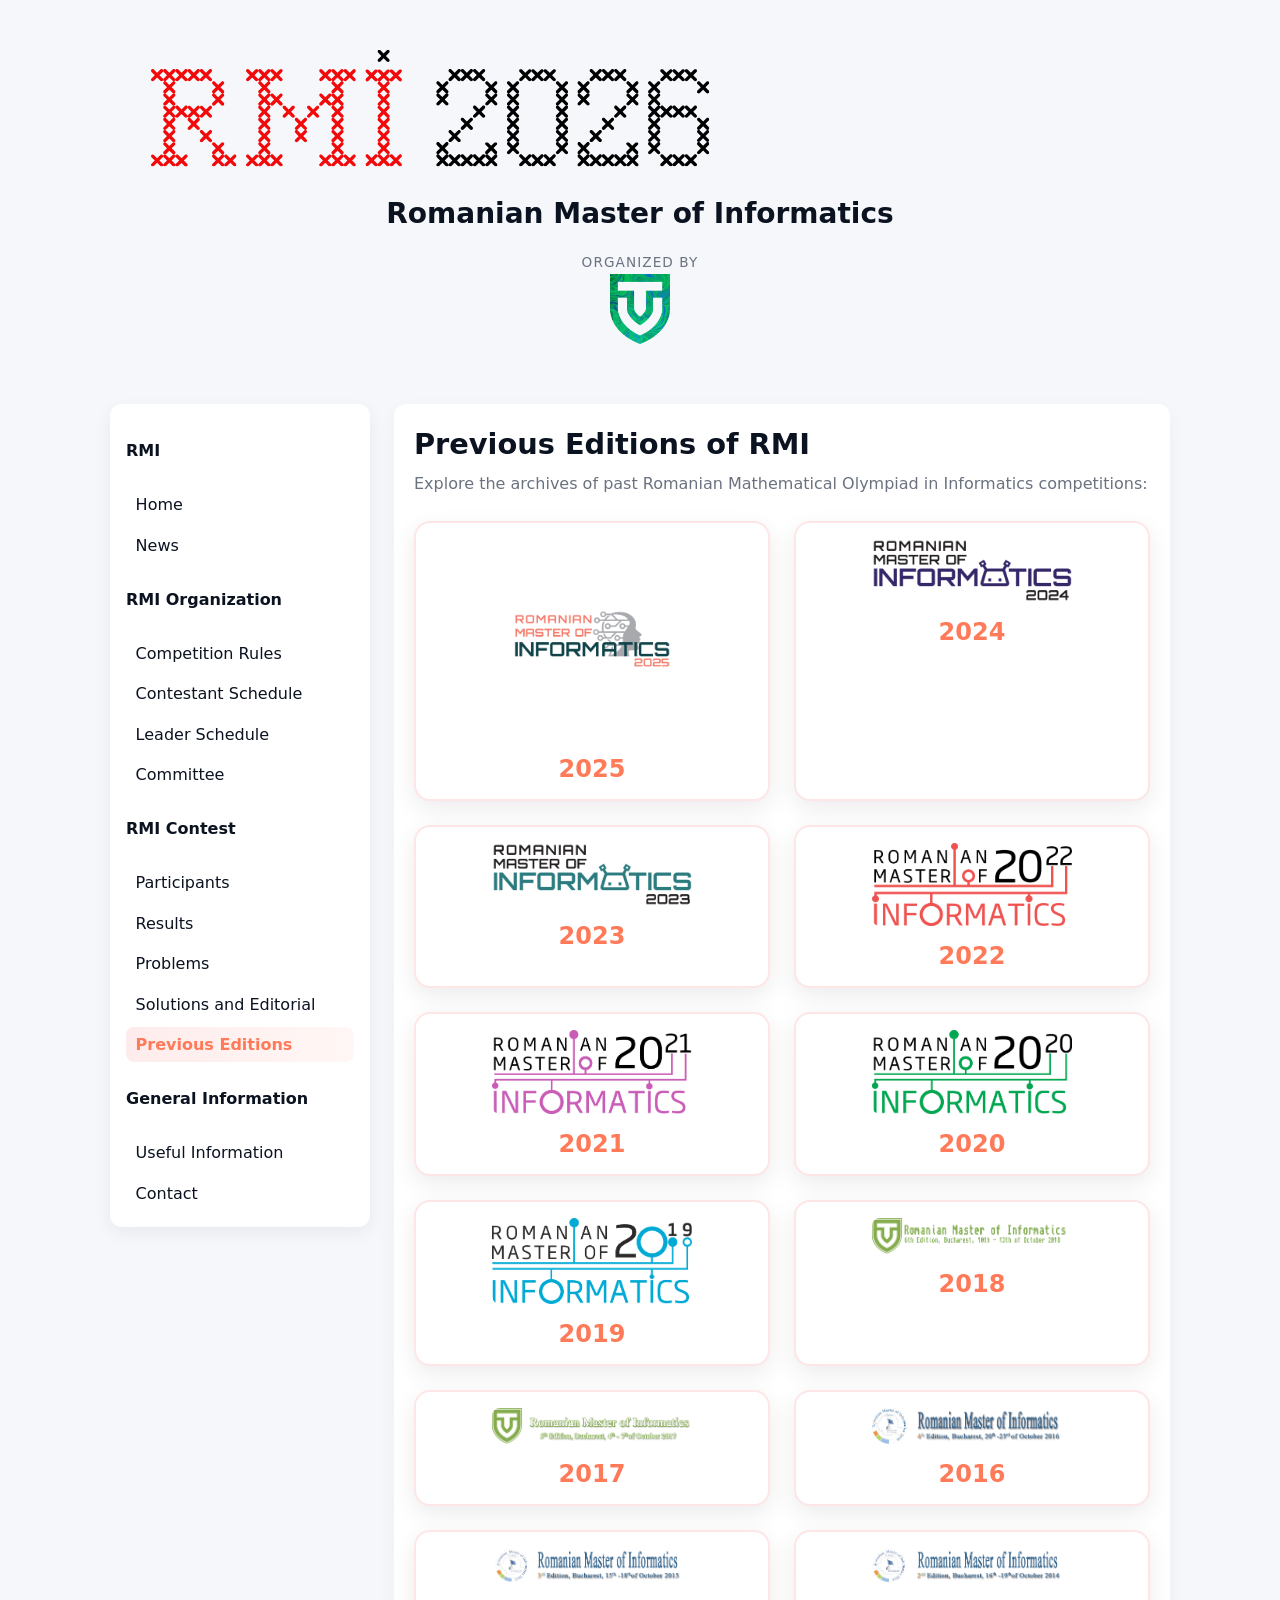
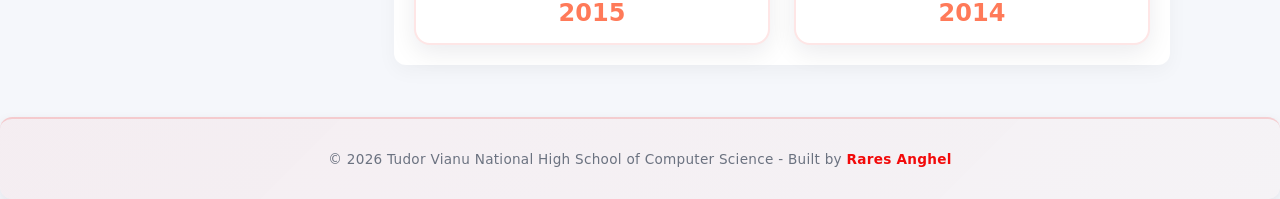
<file: rmi_2026/previous.html>
<!doctype html>
<html lang="en">
  <head>
    <meta charset="UTF-8">
    <meta name="viewport" content="width=device-width, initial-scale=1">
    <meta name="theme-color" content="#261C4A">

    <title>Previous Editions | RMI 2026</title>

    <meta name="description" content="Archive of previous editions of the Romanian Master of Informatics, from 2014 to 2025.">
    <meta name="robots" content="index, follow">
    <meta name="author" content="Colegiul Național de Informatică &#34;Tudor Vianu&#34;">
    <meta name="keywords" content="RMI, Romanian Master of Informatics, RMI 2026, informatics competition, Bucharest, Tudor Vianu">
    <link rel="canonical" href="https://rmi.lbi.ro/rmi_2026/previous.html">
    <link rel="alternate" hreflang="en" href="https://rmi.lbi.ro/rmi_2026/previous.html">

    <link rel="stylesheet" href="assets/css/style.css">

    <link rel="apple-touch-icon" sizes="180x180" href="apple-touch-icon.png">
    <link rel="icon" href="assets/organisers/vianu.png" type="image/png">
    <link rel="manifest" href="site.webmanifest">
    <meta name="msapplication-TileColor" content="#261C4A">

    <link rel="preconnect" href="https://fonts.googleapis.com">
    <link rel="preconnect" href="https://fonts.gstatic.com" crossorigin>
    <link href="https://fonts.googleapis.com/css2?family=Space+Grotesk:wght@400;500;600;700&display=swap" rel="stylesheet">

    <script type="application/ld+json">
{
  "@context": "https://schema.org",
  "@graph": [
    {
      "@type": "BreadcrumbList",
      "itemListElement": [
        {
          "@type": "ListItem",
          "position": 1,
          "name": "Home",
          "item": "https://rmi.lbi.ro/rmi_2026/"
        },
        {
          "@type": "ListItem",
          "position": 2,
          "name": "Previous Editions",
          "item": "https://rmi.lbi.ro/rmi_2026/previous.html"
        }
      ]
    }
  ]
}
    </script>

    <meta property="og:type" content="website">
    <meta property="og:site_name" content="Romanian Master of Informatics 2026">
    <meta property="og:title" content="Previous Editions | Romanian Master of Informatics 2026">
    <meta property="og:description" content="Archive of previous editions of the Romanian Master of Informatics, from 2014 to 2025.">
    <meta property="og:url" content="https://rmi.lbi.ro/rmi_2026/previous.html">
    <meta property="og:image" content="https://rmi.lbi.ro/rmi_2026/assets/organisers/vianu.png">

    <meta name="twitter:card" content="summary_large_image">
    <meta name="twitter:title" content="Previous Editions | Romanian Master of Informatics 2026">
    <meta name="twitter:description" content="Archive of previous editions of the Romanian Master of Informatics, from 2014 to 2025.">
    <meta name="twitter:image" content="https://rmi.lbi.ro/rmi_2026/assets/organisers/vianu.png">
  </head>
  <body>
    <header class="site-header">
      <div class="container header-inner">
        <a href="index.html"><img src="static/assets/logo.svg" alt="RMI 2026 logo" class="logo"></a>
        <div class="site-title">Romanian Master of Informatics</div>
        <div class="organised-by">
          <div class="by-label">Organized By</div>
          <a href="https://portal.lbi.ro" target="_blank" rel="noopener">
            <img src="assets/organisers/vianu.png" alt="Tudor Vianu" class="vianu-logo">
          </a>
        </div>
      </div>
    </header>

    <div class="container layout">
      <button id="nav-toggle" class="nav-toggle" aria-controls="site-nav" aria-expanded="false" aria-label="Toggle navigation">☰</button>
      <nav id="site-nav" class="site-nav" aria-label="Main navigation">
        <div id="nav-list" class="nav-groups">
          <h4>RMI</h4>
          <ul class="nav-group">
            <li><a href="index.html">Home</a></li>
            <li><a href="news.html">News</a></li>
          </ul>
          <h4>RMI Organization</h4>
          <ul class="nav-group">
            <li><a href="rules.html">Competition Rules</a></li>
            <li><a href="contestants.html">Contestant Schedule</a></li>
            <li><a href="leaders.html">Leader Schedule</a></li>
            <li><a href="committee.html">Committee</a></li>
          </ul>
          <h4>RMI Contest</h4>
          <ul class="nav-group">
            <li><a href="participants.html">Participants</a></li>
            <li><a href="results.html">Results</a></li>
            <li><a href="problems.html">Problems</a></li>
            <li><a href="solutions.html">Solutions and Editorial</a></li>
            <li><a href="previous.html" class="active" aria-current="page">Previous Editions</a></li>
          </ul>
          <h4>General Information</h4>
          <ul class="nav-group">
            <li><a href="useful-information.html">Useful Information</a></li>
            <li><a href="contact.html">Contact</a></li>
          </ul>
        </div>
      </nav>

      <main id="content" class="content">
        <section id="rendered" class="rendered">
        <h1>Previous Editions of RMI</h1>
          <p>Explore the archives of past Romanian Mathematical Olympiad in Informatics competitions:</p>
          <div class="previous-grid">
            <a href="http://rmi.lbi.ro/rmi_2025" class="edition-card">
              <img alt="RMI 2025" src="assets/previous/2025.png" />
              <div class="edition-year">2025</div>
            </a>
            <a href="http://rmi.lbi.ro/rmi_2024" class="edition-card">
              <img alt="RMI 2024" src="assets/previous/2024.png" />
              <div class="edition-year">2024</div>
            </a>
            <a href="http://rmi.lbi.ro/rmi_2023" class="edition-card">
              <img alt="RMI 2023" src="assets/previous/2023.png" />
              <div class="edition-year">2023</div>
            </a>
            <a href="http://rmi.lbi.ro/rmi_2022" class="edition-card">
              <img alt="RMI 2022" src="assets/previous/2022.png" />
              <div class="edition-year">2022</div>
            </a>
            <a href="http://rmi.lbi.ro/rmi_2021" class="edition-card">
              <img alt="RMI 2021" src="assets/previous/2021.png" />
              <div class="edition-year">2021</div>
            </a>
            <a href="http://rmi.lbi.ro/rmi_2020" class="edition-card">
              <img alt="RMI 2020" src="assets/previous/2020.png" />
              <div class="edition-year">2020</div>
            </a>
            <a href="http://rmi.lbi.ro/rmi_2019" class="edition-card">
              <img alt="RMI 2019" src="assets/previous/2019.png" />
              <div class="edition-year">2019</div>
            </a>
            <a href="http://rmi.lbi.ro/rmi_2018" class="edition-card">
              <img alt="RMI 2018" src="assets/previous/2018.png" />
              <div class="edition-year">2018</div>
            </a>
            <a href="http://rmi.lbi.ro/rmi_2017" class="edition-card">
              <img alt="RMI 2017" src="assets/previous/2017.png" />
              <div class="edition-year">2017</div>
            </a>
            <a href="http://rmi.lbi.ro/rmi_2016" class="edition-card">
              <img alt="RMI 2016" src="assets/previous/2016.png" />
              <div class="edition-year">2016</div>
            </a>
            <a href="http://rmi.lbi.ro/rmi_2015" class="edition-card">
              <img alt="RMI 2015" src="assets/previous/2015.png" />
              <div class="edition-year">2015</div>
            </a>
            <a href="http://rmi.lbi.ro/rmi_2014" class="edition-card">
              <img alt="RMI 2014" src="assets/previous/2014.png" />
              <div class="edition-year">2014</div>
            </a>
          </div>
        </section>
      </main>
    </div>

    <footer class="site-footer">&copy; 2026 Tudor Vianu National High School of Computer Science - Built by <a href="https://linkedin.com/in/raresanghel" target="_blank" rel="noopener" title="Visit Rares Anghel's LinkedIn profile">Rares Anghel</a></footer>

    <script src="assets/js/main.js" defer></script>
  </body>
</html>
</file>
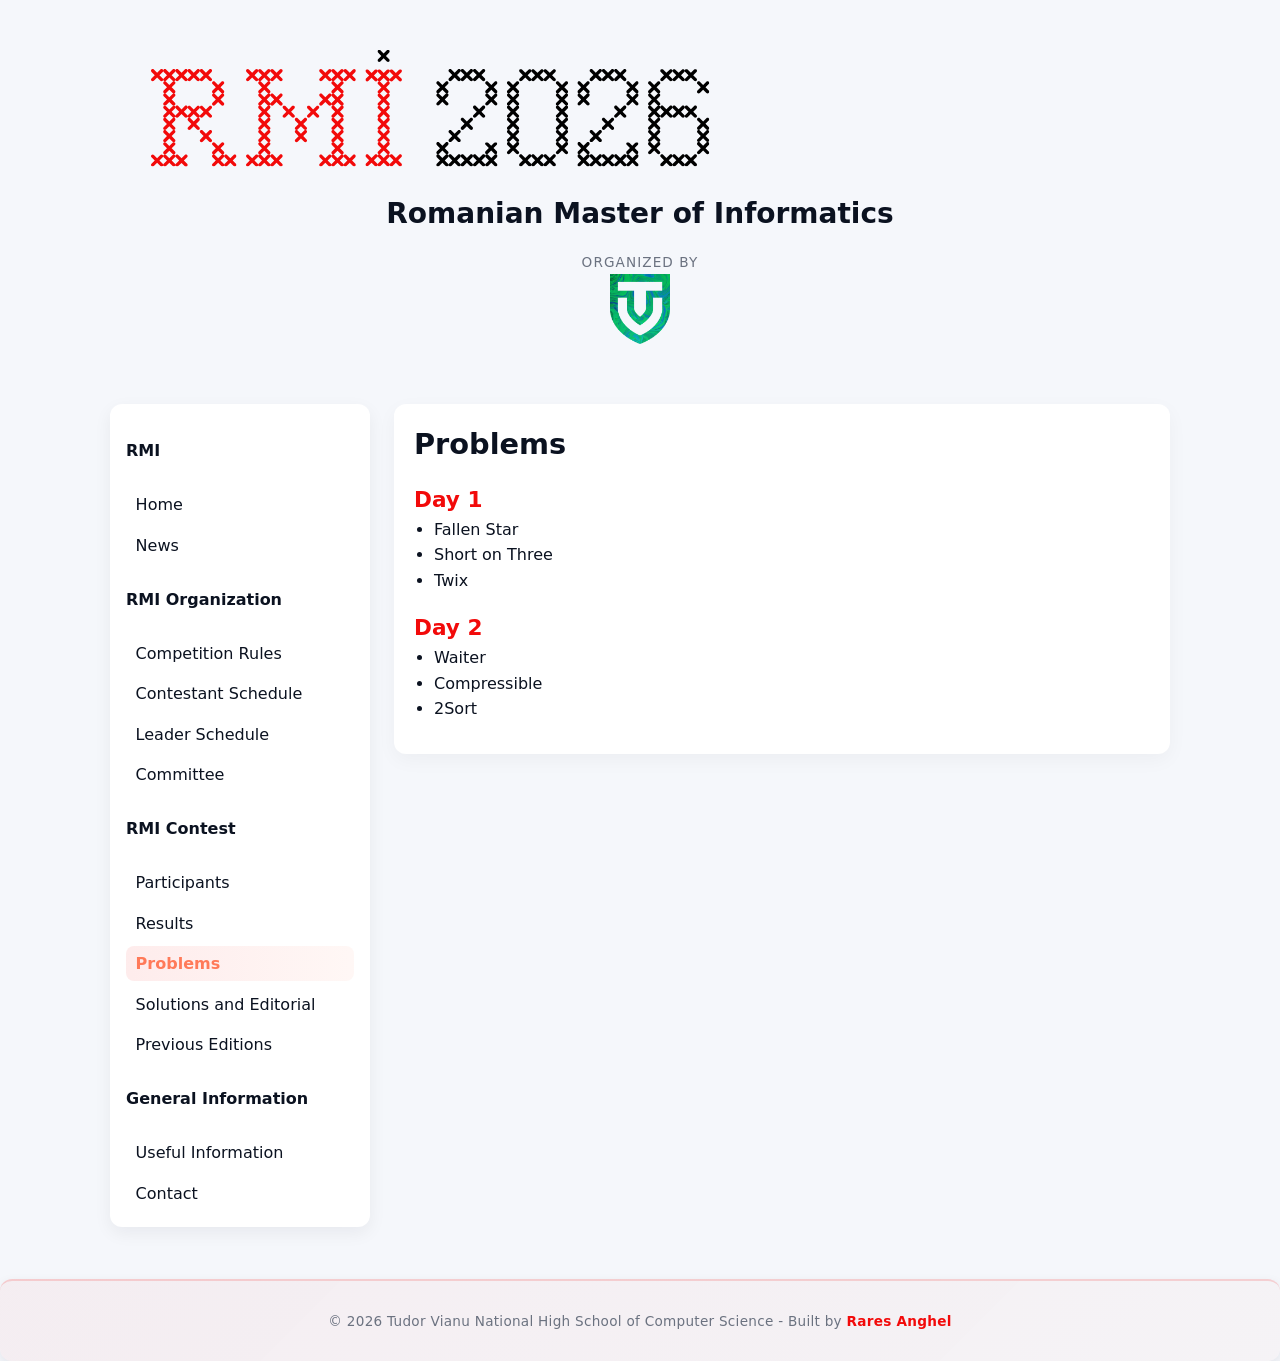
<file: rmi_2026/problems.html>
<!doctype html>
<html lang="en">
  <head>
    <meta charset="UTF-8">
    <meta name="viewport" content="width=device-width, initial-scale=1">
    <meta name="theme-color" content="#261C4A">

    <title>Problems | RMI 2026</title>

    <meta name="description" content="Contest problems of the Romanian Master of Informatics 2026.">
    <meta name="robots" content="index, follow">
    <meta name="author" content="Colegiul Național de Informatică &#34;Tudor Vianu&#34;">
    <meta name="keywords" content="RMI, Romanian Master of Informatics, RMI 2026, informatics competition, Bucharest, Tudor Vianu">
    <link rel="canonical" href="https://rmi.lbi.ro/rmi_2026/problems.html">
    <link rel="alternate" hreflang="en" href="https://rmi.lbi.ro/rmi_2026/problems.html">

    <link rel="stylesheet" href="assets/css/style.css">

    <link rel="apple-touch-icon" sizes="180x180" href="apple-touch-icon.png">
    <link rel="icon" href="assets/organisers/vianu.png" type="image/png">
    <link rel="manifest" href="site.webmanifest">
    <meta name="msapplication-TileColor" content="#261C4A">

    <link rel="preconnect" href="https://fonts.googleapis.com">
    <link rel="preconnect" href="https://fonts.gstatic.com" crossorigin>
    <link href="https://fonts.googleapis.com/css2?family=Space+Grotesk:wght@400;500;600;700&display=swap" rel="stylesheet">

    <script type="application/ld+json">
{
  "@context": "https://schema.org",
  "@graph": [
    {
      "@type": "BreadcrumbList",
      "itemListElement": [
        {
          "@type": "ListItem",
          "position": 1,
          "name": "Home",
          "item": "https://rmi.lbi.ro/rmi_2026/"
        },
        {
          "@type": "ListItem",
          "position": 2,
          "name": "Problems",
          "item": "https://rmi.lbi.ro/rmi_2026/problems.html"
        }
      ]
    }
  ]
}
    </script>

    <meta property="og:type" content="website">
    <meta property="og:site_name" content="Romanian Master of Informatics 2026">
    <meta property="og:title" content="Problems | Romanian Master of Informatics 2026">
    <meta property="og:description" content="Contest problems of the Romanian Master of Informatics 2026.">
    <meta property="og:url" content="https://rmi.lbi.ro/rmi_2026/problems.html">
    <meta property="og:image" content="https://rmi.lbi.ro/rmi_2026/assets/organisers/vianu.png">

    <meta name="twitter:card" content="summary_large_image">
    <meta name="twitter:title" content="Problems | Romanian Master of Informatics 2026">
    <meta name="twitter:description" content="Contest problems of the Romanian Master of Informatics 2026.">
    <meta name="twitter:image" content="https://rmi.lbi.ro/rmi_2026/assets/organisers/vianu.png">
  </head>
  <body>
    <header class="site-header">
      <div class="container header-inner">
        <a href="index.html"><img src="static/assets/logo.svg" alt="RMI 2026 logo" class="logo"></a>
        <div class="site-title">Romanian Master of Informatics</div>
        <div class="organised-by">
          <div class="by-label">Organized By</div>
          <a href="https://portal.lbi.ro" target="_blank" rel="noopener">
            <img src="assets/organisers/vianu.png" alt="Tudor Vianu" class="vianu-logo">
          </a>
        </div>
      </div>
    </header>

    <div class="container layout">
      <button id="nav-toggle" class="nav-toggle" aria-controls="site-nav" aria-expanded="false" aria-label="Toggle navigation">☰</button>
      <nav id="site-nav" class="site-nav" aria-label="Main navigation">
        <div id="nav-list" class="nav-groups">
          <h4>RMI</h4>
          <ul class="nav-group">
            <li><a href="index.html">Home</a></li>
            <li><a href="news.html">News</a></li>
          </ul>
          <h4>RMI Organization</h4>
          <ul class="nav-group">
            <li><a href="rules.html">Competition Rules</a></li>
            <li><a href="contestants.html">Contestant Schedule</a></li>
            <li><a href="leaders.html">Leader Schedule</a></li>
            <li><a href="committee.html">Committee</a></li>
          </ul>
          <h4>RMI Contest</h4>
          <ul class="nav-group">
            <li><a href="participants.html">Participants</a></li>
            <li><a href="results.html">Results</a></li>
            <li><a href="problems.html" class="active" aria-current="page">Problems</a></li>
            <li><a href="solutions.html">Solutions and Editorial</a></li>
            <li><a href="previous.html">Previous Editions</a></li>
          </ul>
          <h4>General Information</h4>
          <ul class="nav-group">
            <li><a href="useful-information.html">Useful Information</a></li>
            <li><a href="contact.html">Contact</a></li>
          </ul>
        </div>
      </nav>

      <main id="content" class="content">
        <section id="rendered" class="rendered">
        <h1>Problems</h1>
        <h2>Day 1</h2>
        <ul>
          <li>Fallen Star</li>
          <li>Short on Three</li>
          <li>Twix</li>
        </ul>
        <h2>Day 2</h2>
        <ul>
          <li>Waiter</li>
          <li>Compressible</li>
          <li>2Sort</li>
        </ul>
        </section>
      </main>
    </div>

    <footer class="site-footer">&copy; 2026 Tudor Vianu National High School of Computer Science - Built by <a href="https://linkedin.com/in/raresanghel" target="_blank" rel="noopener" title="Visit Rares Anghel's LinkedIn profile">Rares Anghel</a></footer>

    <script src="assets/js/main.js" defer></script>
  </body>
</html>
</file>
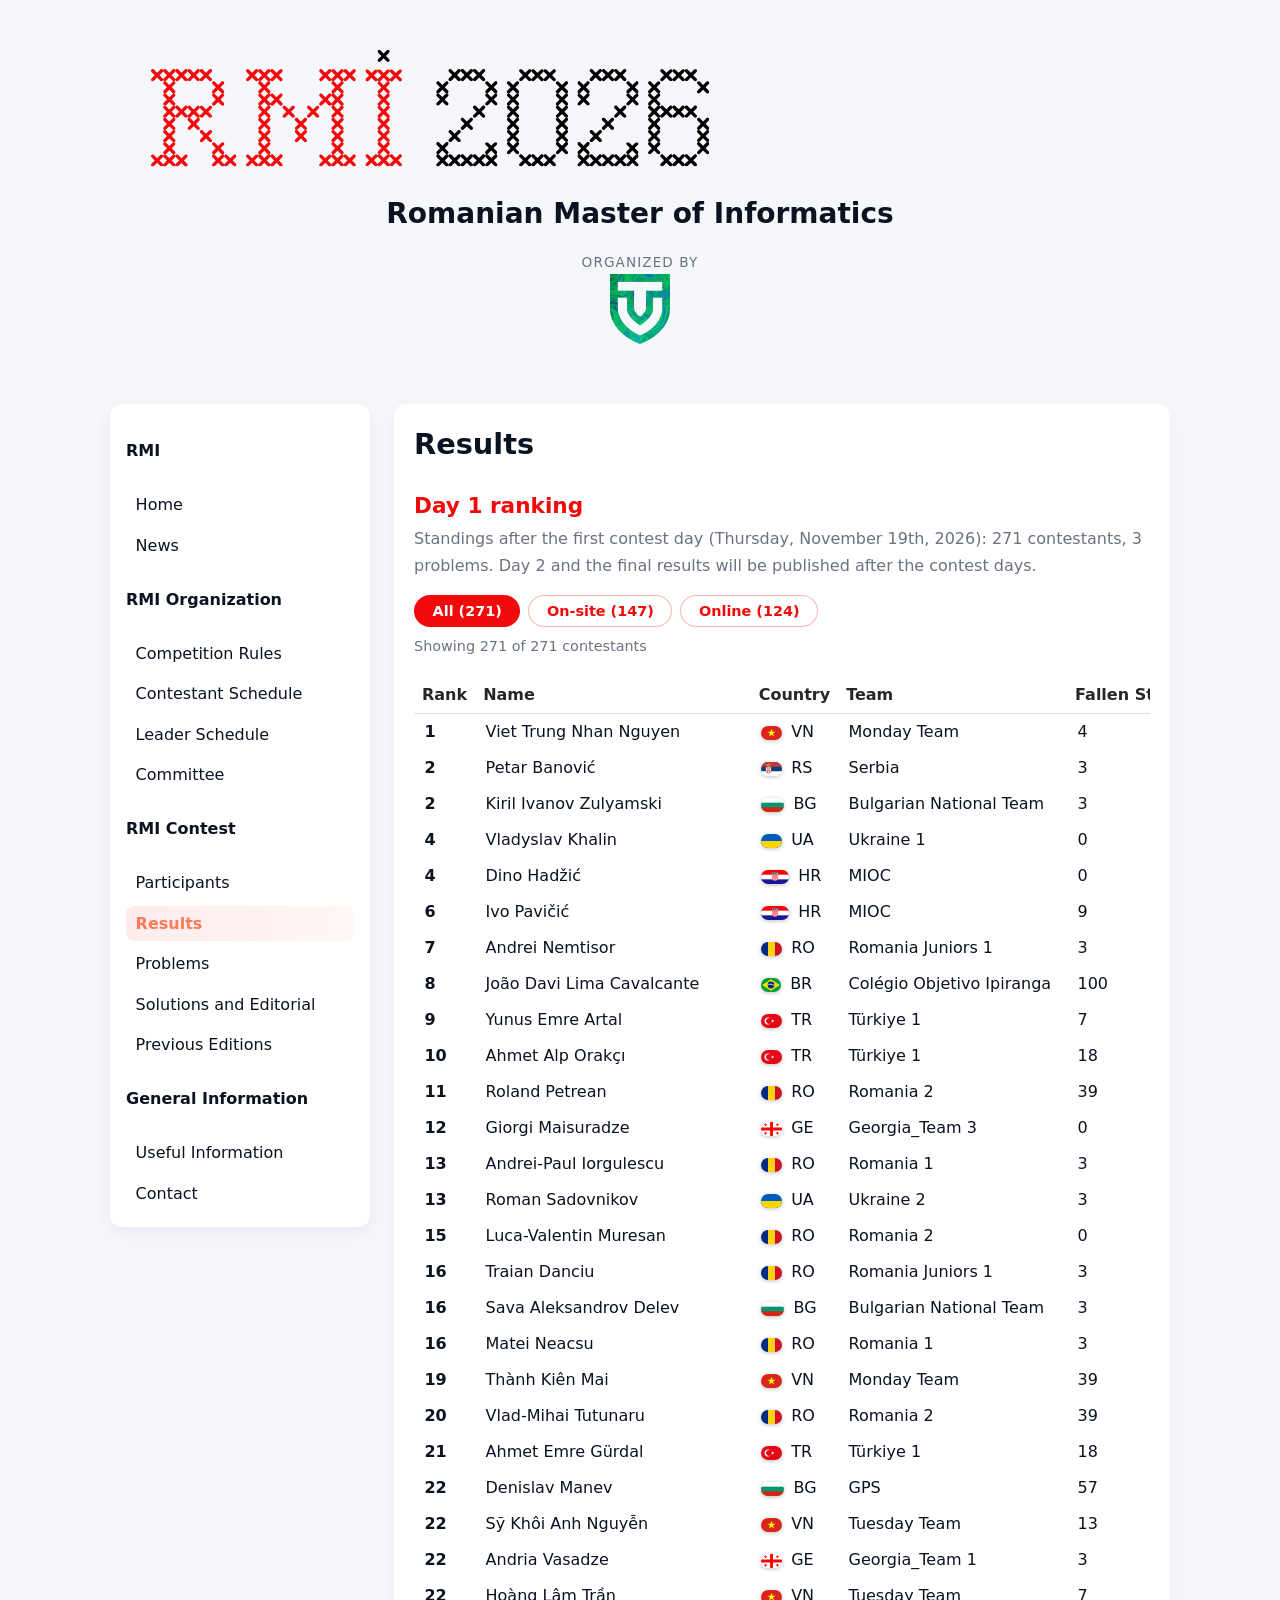
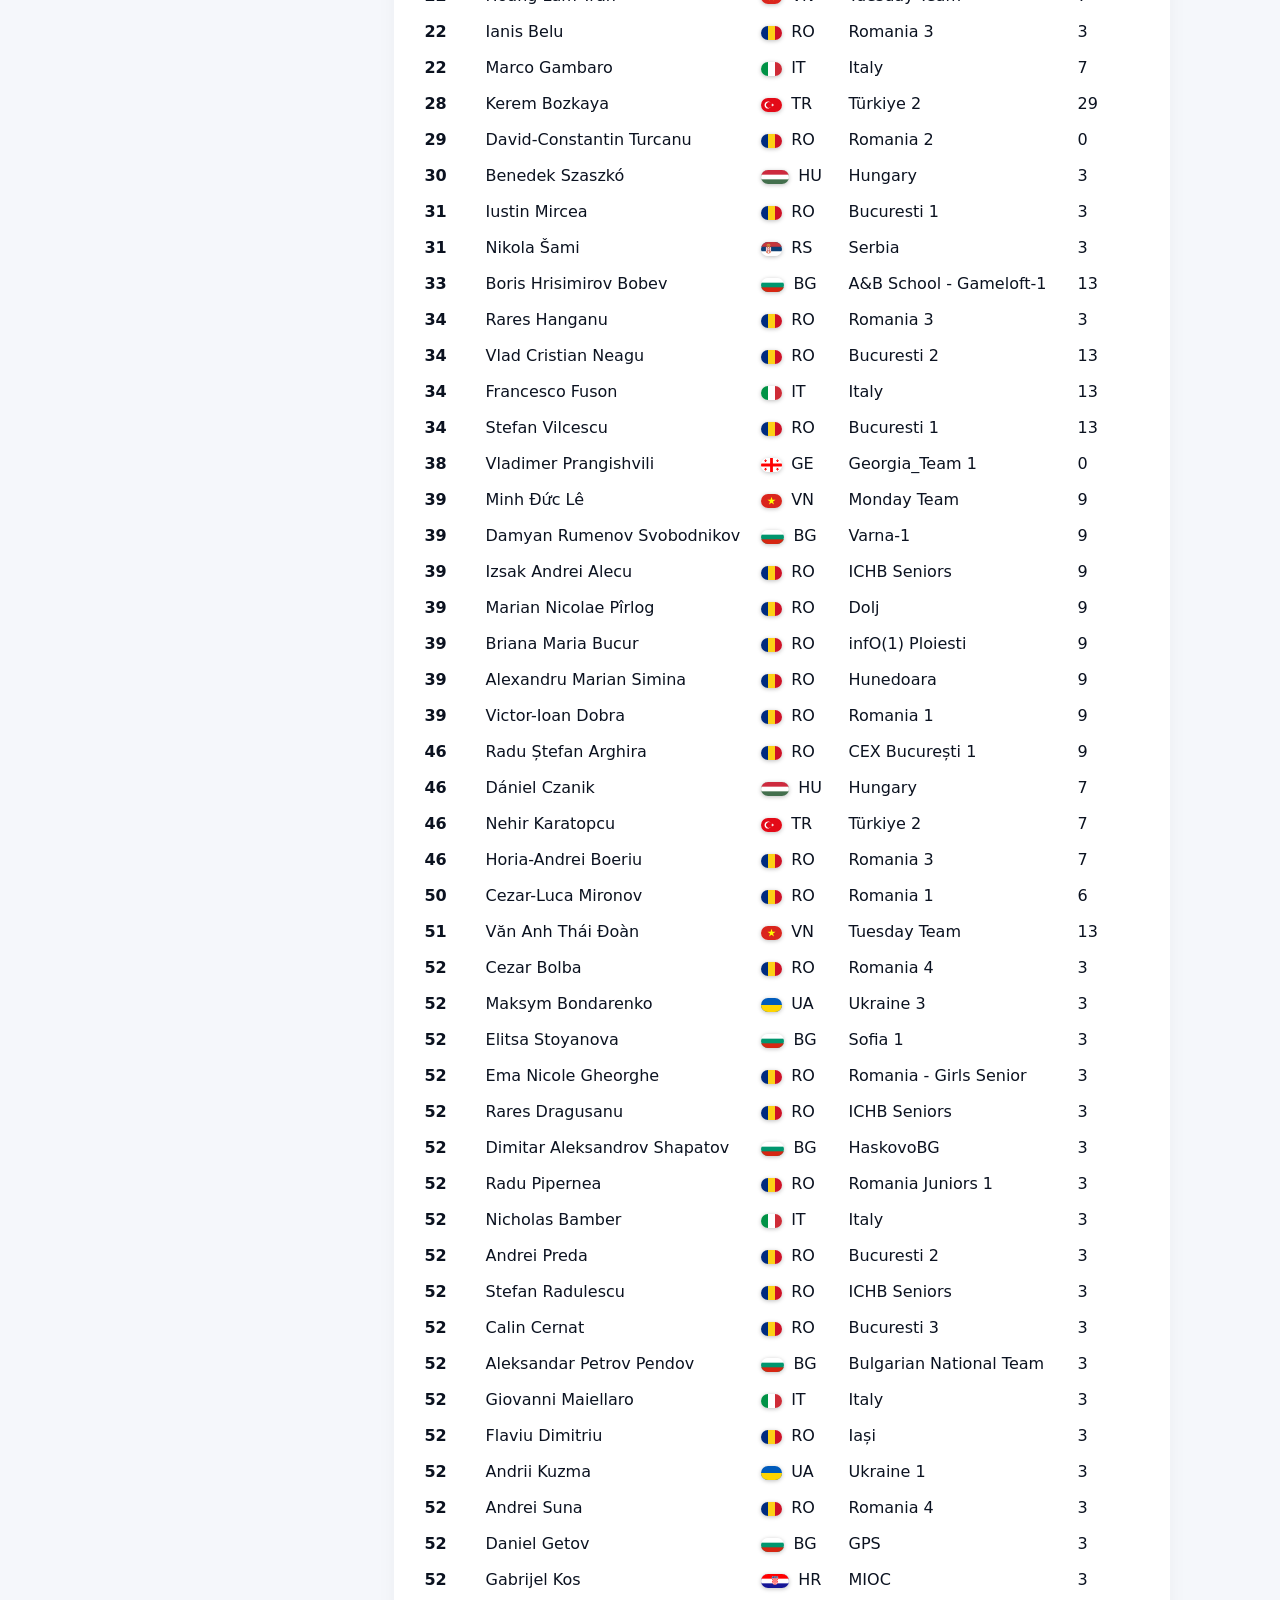
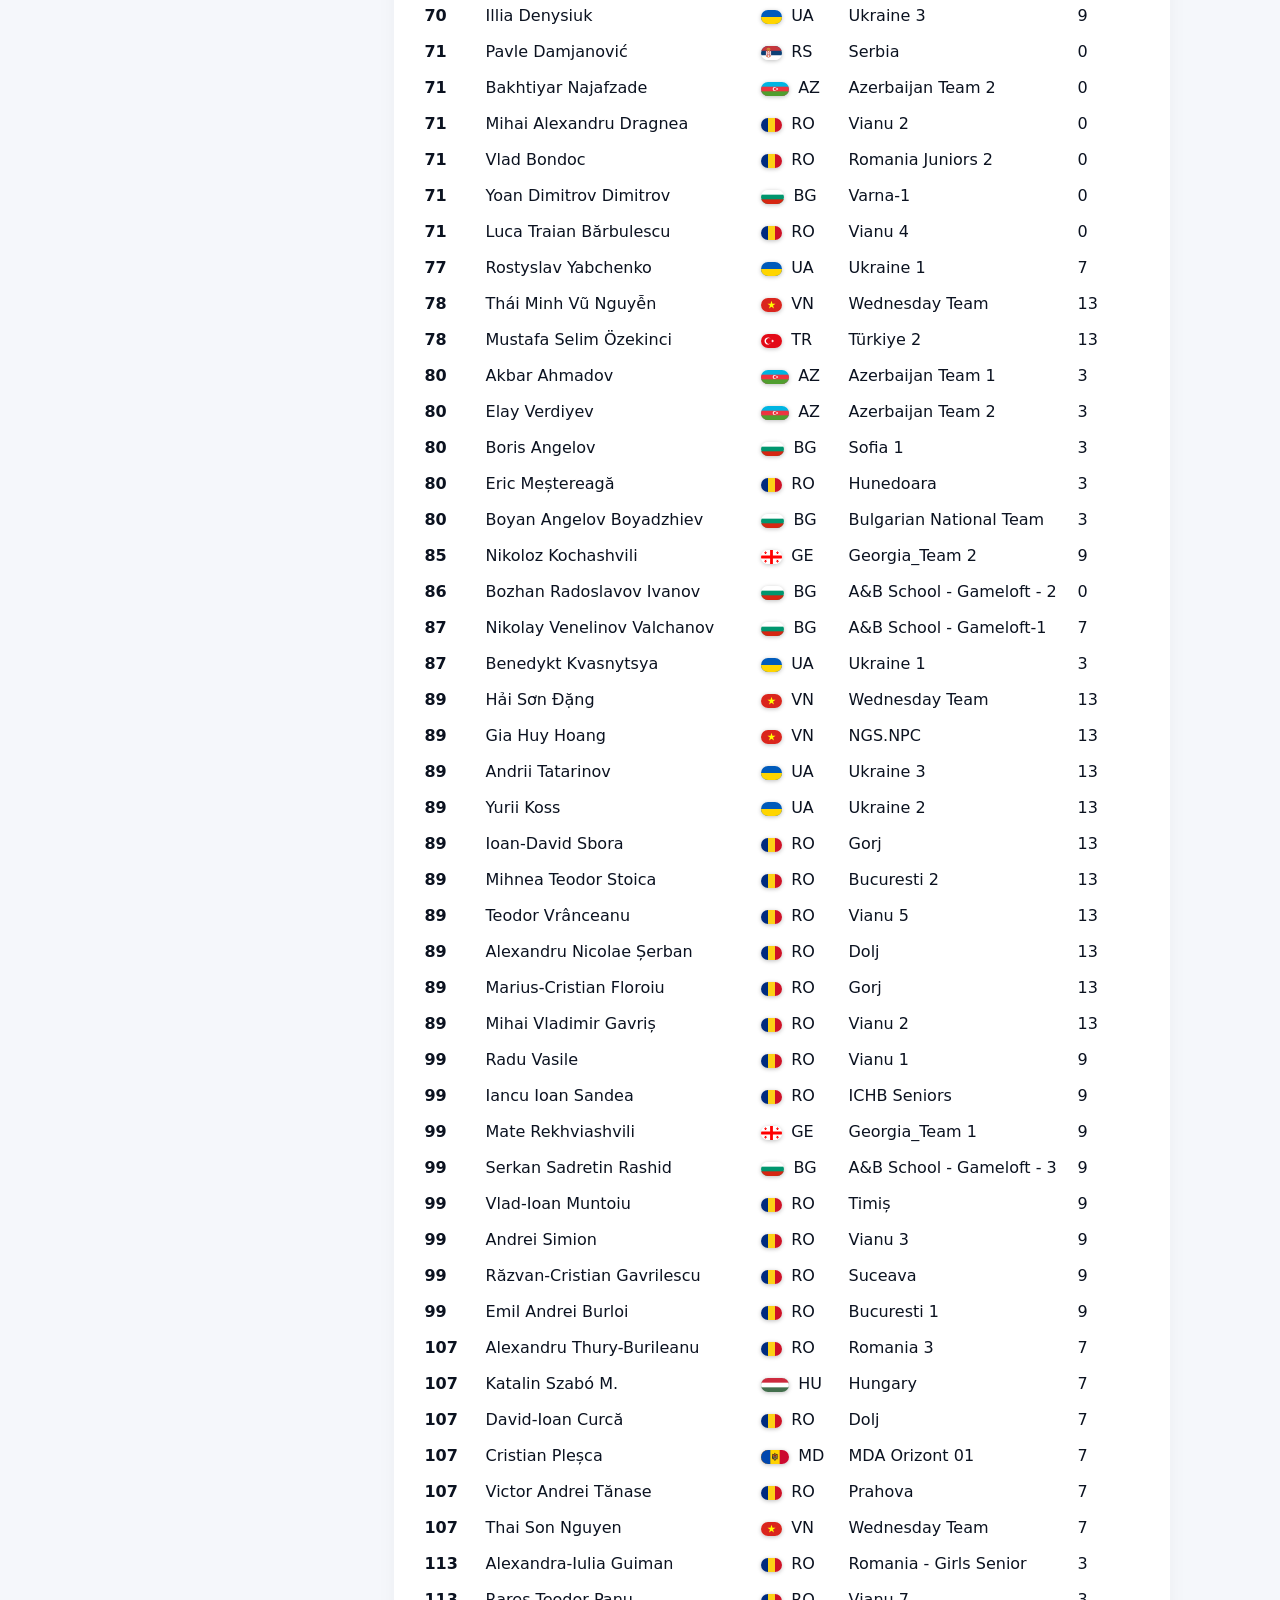
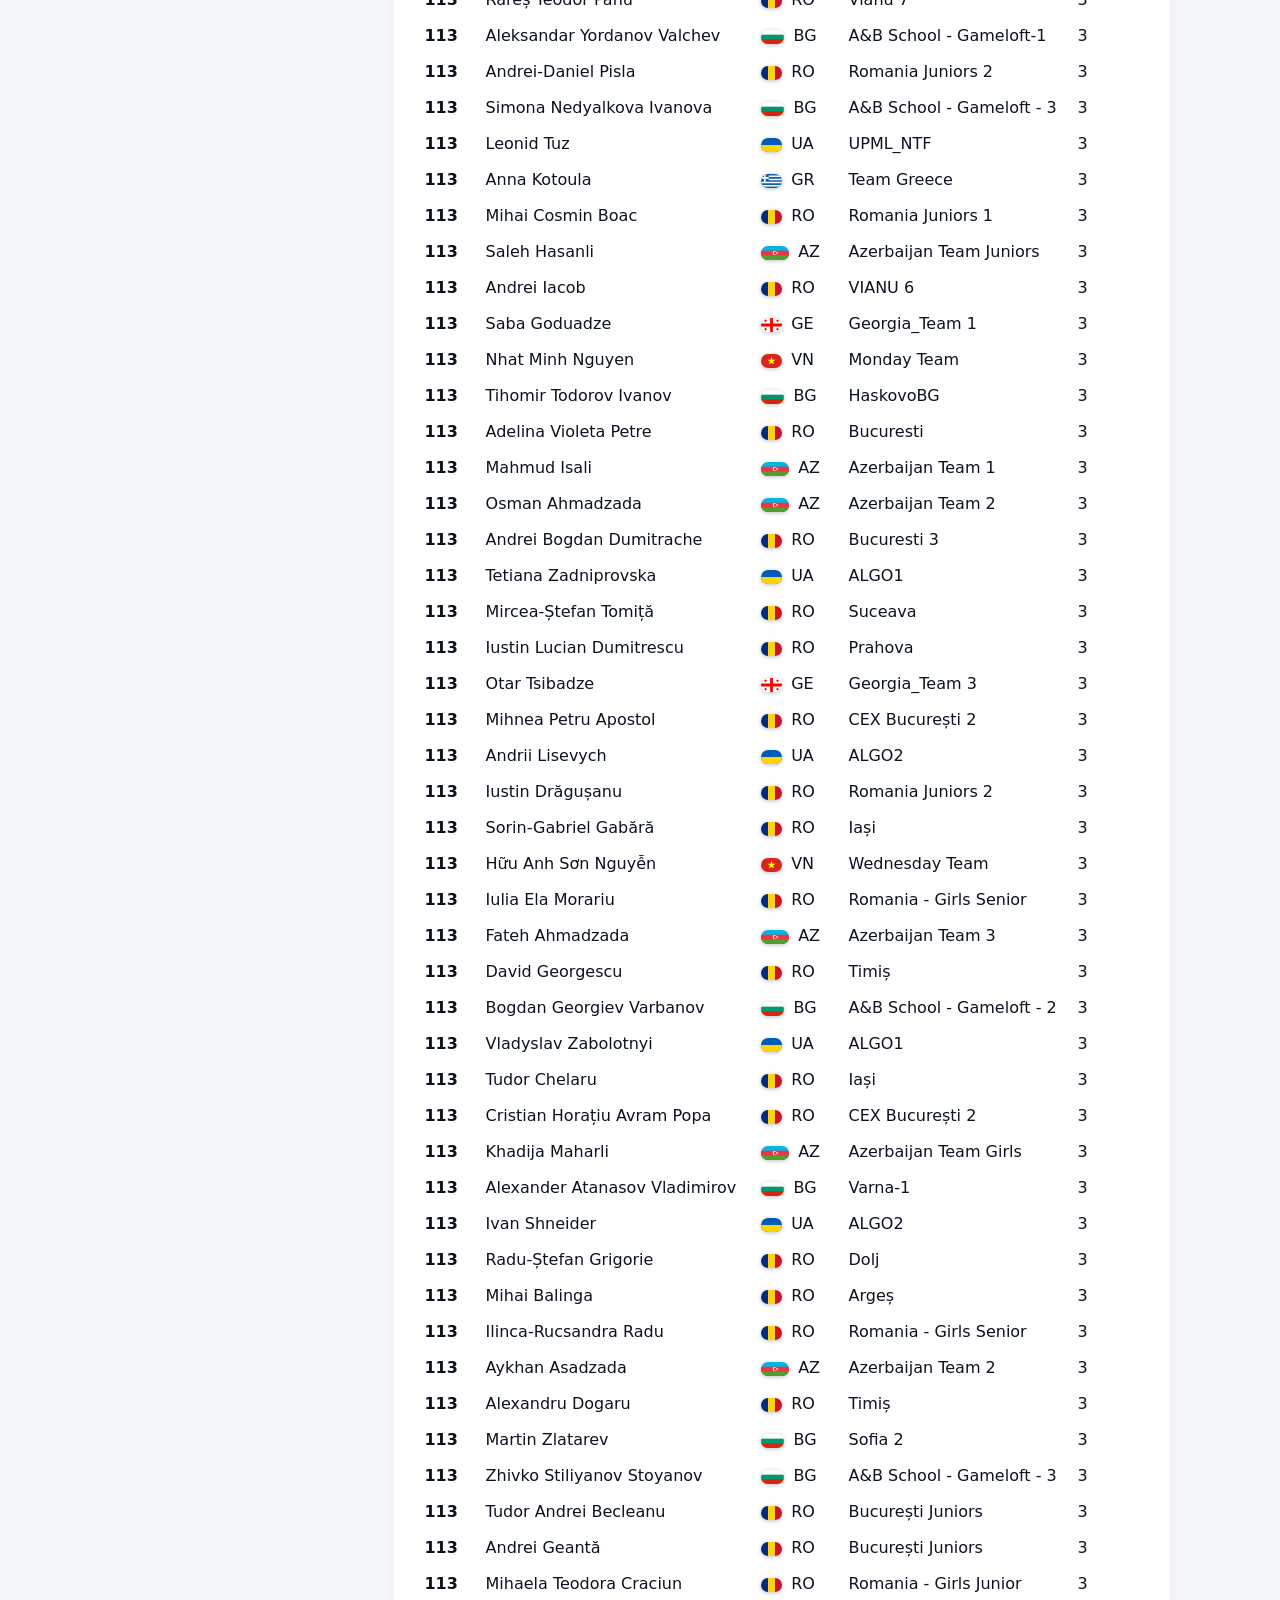
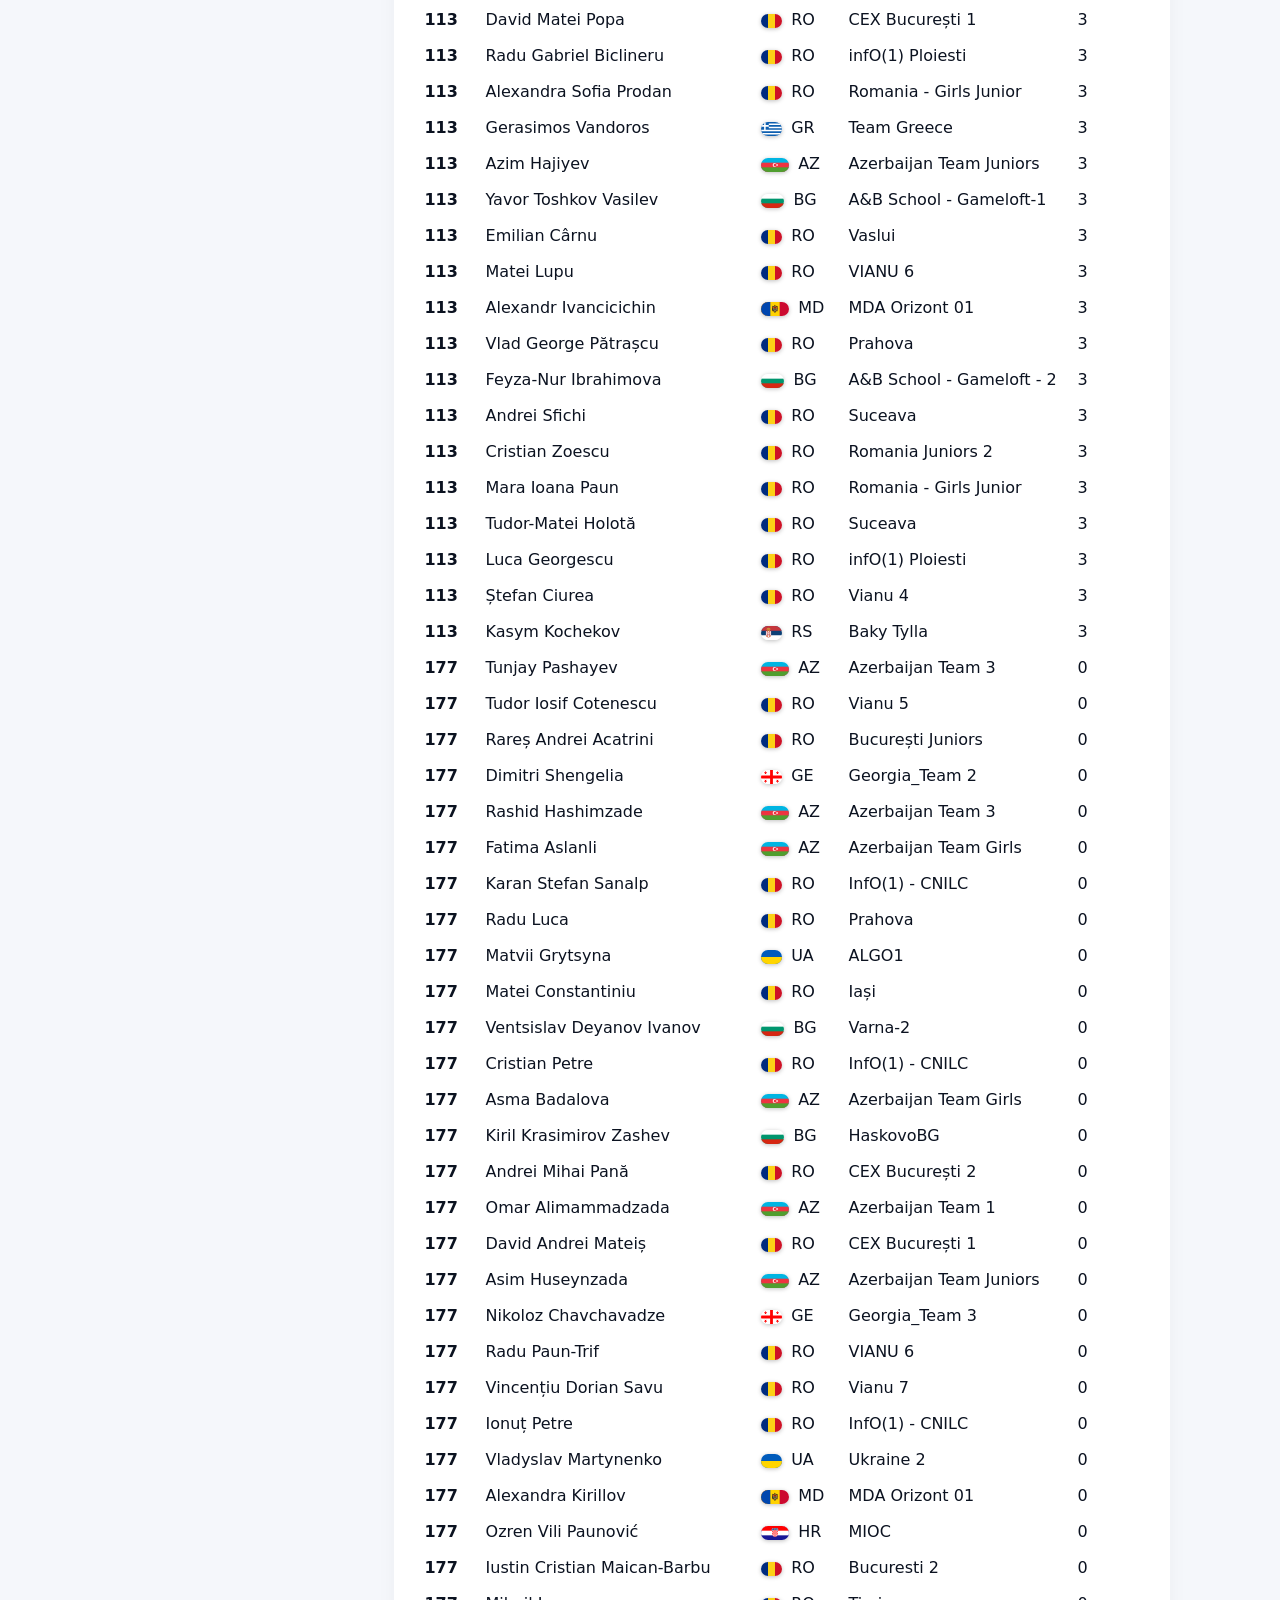
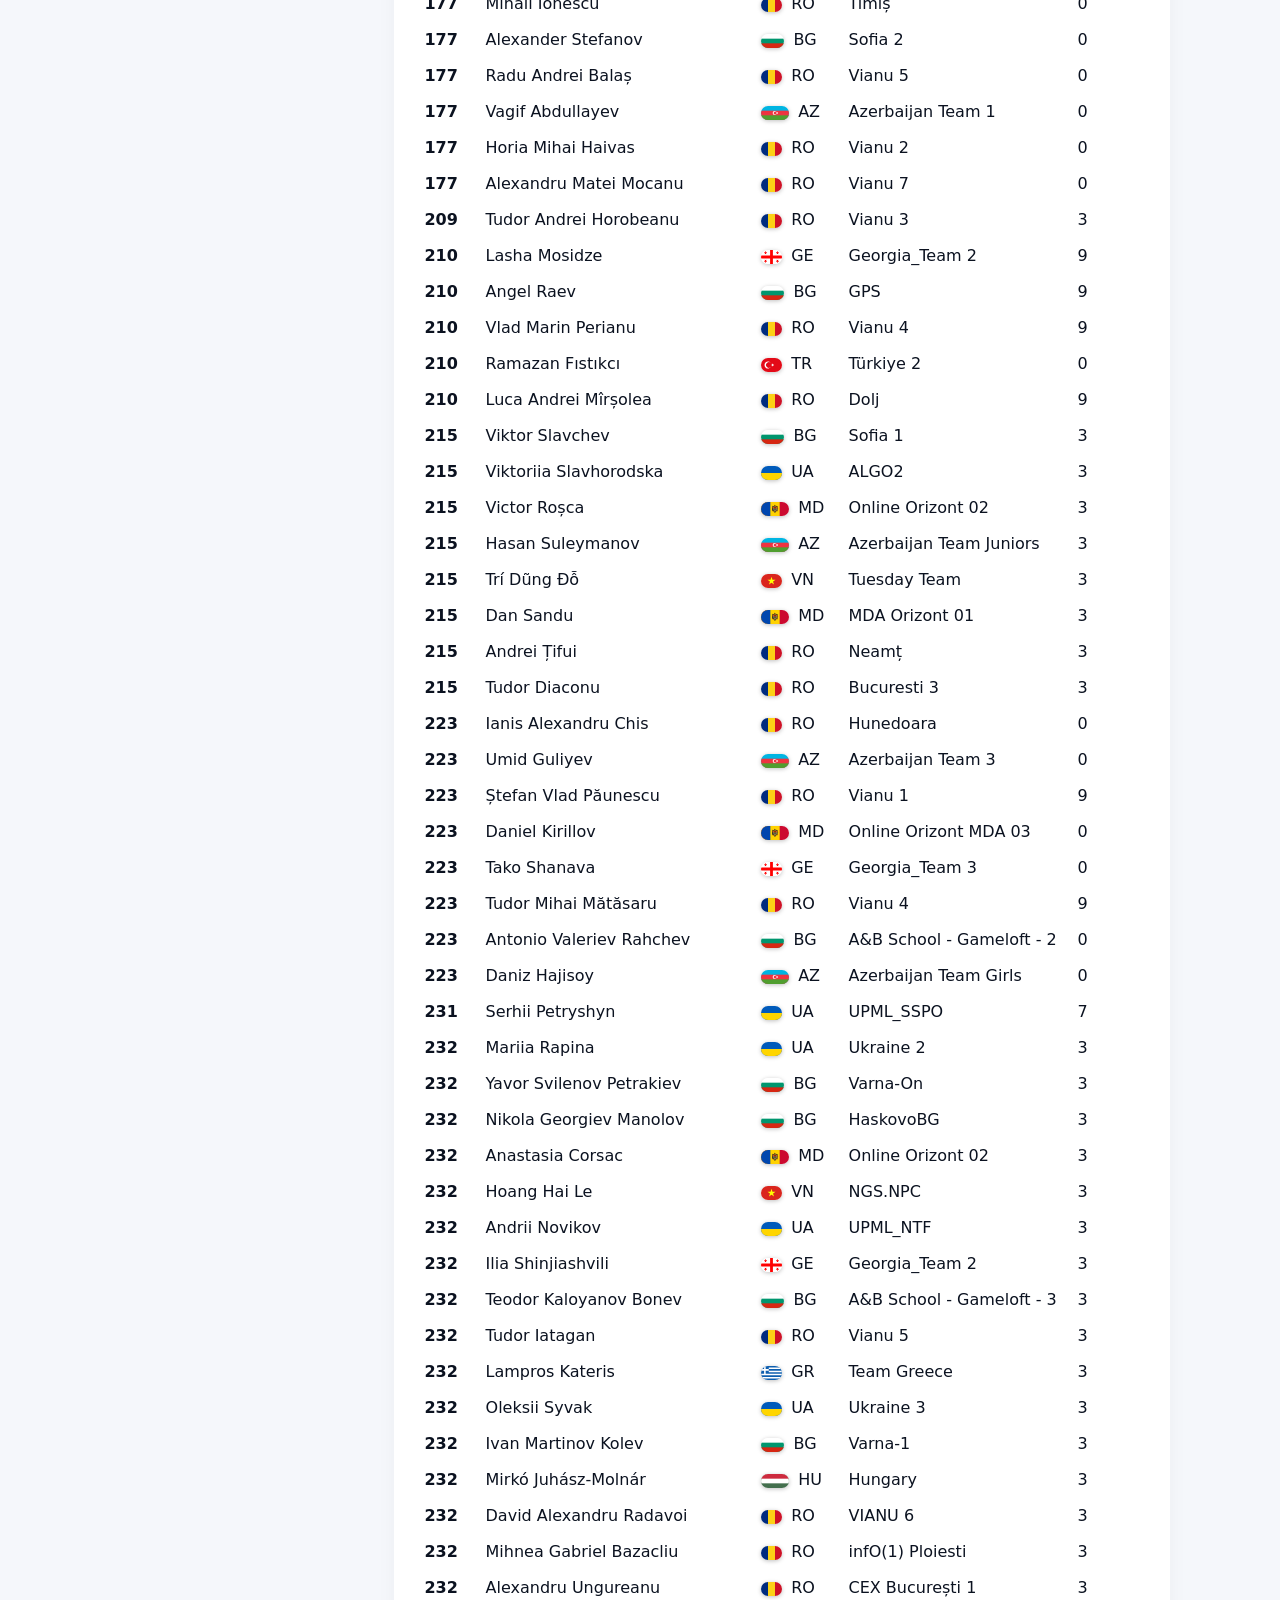
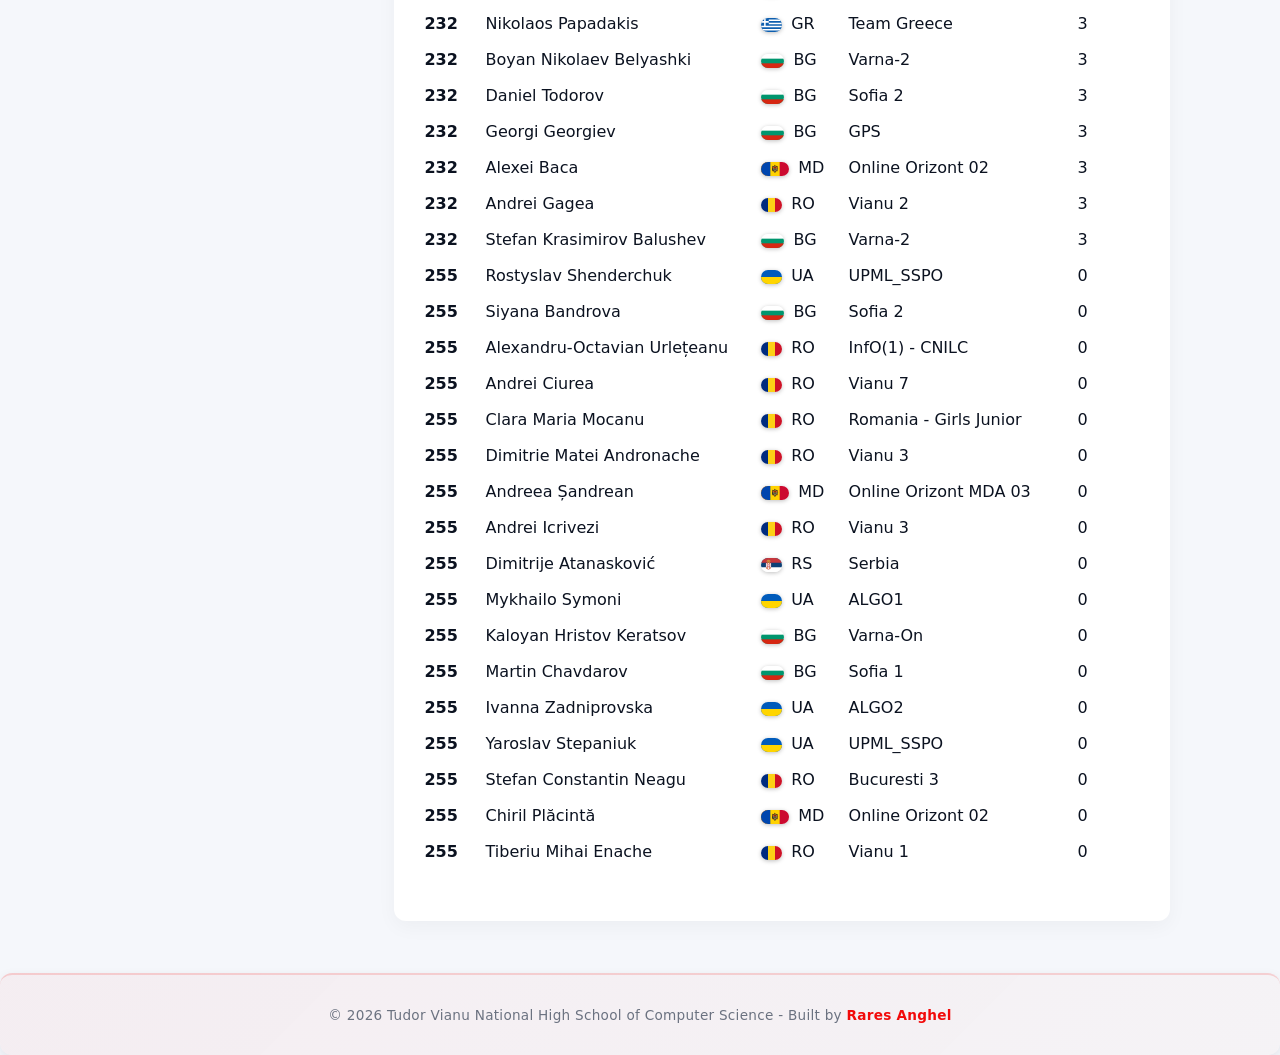
<file: rmi_2026/results.html>
<!doctype html>
<html lang="en">
  <head>
    <meta charset="UTF-8">
    <meta name="viewport" content="width=device-width, initial-scale=1">
    <meta name="theme-color" content="#261C4A">

    <title>Results | RMI 2026</title>

    <meta name="description" content="Official results and medals of the Romanian Master of Informatics 2026.">
    <meta name="robots" content="index, follow">
    <meta name="author" content="Colegiul Național de Informatică &#34;Tudor Vianu&#34;">
    <meta name="keywords" content="RMI, Romanian Master of Informatics, RMI 2026, informatics competition, Bucharest, Tudor Vianu">
    <link rel="canonical" href="https://rmi.lbi.ro/rmi_2026/results.html">
    <link rel="alternate" hreflang="en" href="https://rmi.lbi.ro/rmi_2026/results.html">

    <link rel="stylesheet" href="assets/css/style.css">

    <link rel="apple-touch-icon" sizes="180x180" href="apple-touch-icon.png">
    <link rel="icon" href="assets/organisers/vianu.png" type="image/png">
    <link rel="manifest" href="site.webmanifest">
    <meta name="msapplication-TileColor" content="#261C4A">

    <link rel="preconnect" href="https://fonts.googleapis.com">
    <link rel="preconnect" href="https://fonts.gstatic.com" crossorigin>
    <link href="https://fonts.googleapis.com/css2?family=Space+Grotesk:wght@400;500;600;700&display=swap" rel="stylesheet">

    <script type="application/ld+json">
{
  "@context": "https://schema.org",
  "@graph": [
    {
      "@type": "BreadcrumbList",
      "itemListElement": [
        {
          "@type": "ListItem",
          "position": 1,
          "name": "Home",
          "item": "https://rmi.lbi.ro/rmi_2026/"
        },
        {
          "@type": "ListItem",
          "position": 2,
          "name": "Results",
          "item": "https://rmi.lbi.ro/rmi_2026/results.html"
        }
      ]
    }
  ]
}
    </script>

    <meta property="og:type" content="website">
    <meta property="og:site_name" content="Romanian Master of Informatics 2026">
    <meta property="og:title" content="Results | Romanian Master of Informatics 2026">
    <meta property="og:description" content="Official results and medals of the Romanian Master of Informatics 2026.">
    <meta property="og:url" content="https://rmi.lbi.ro/rmi_2026/results.html">
    <meta property="og:image" content="https://rmi.lbi.ro/rmi_2026/assets/organisers/vianu.png">

    <meta name="twitter:card" content="summary_large_image">
    <meta name="twitter:title" content="Results | Romanian Master of Informatics 2026">
    <meta name="twitter:description" content="Official results and medals of the Romanian Master of Informatics 2026.">
    <meta name="twitter:image" content="https://rmi.lbi.ro/rmi_2026/assets/organisers/vianu.png">
  </head>
  <body>
    <header class="site-header">
      <div class="container header-inner">
        <a href="index.html"><img src="static/assets/logo.svg" alt="RMI 2026 logo" class="logo"></a>
        <div class="site-title">Romanian Master of Informatics</div>
        <div class="organised-by">
          <div class="by-label">Organized By</div>
          <a href="https://portal.lbi.ro" target="_blank" rel="noopener">
            <img src="assets/organisers/vianu.png" alt="Tudor Vianu" class="vianu-logo">
          </a>
        </div>
      </div>
    </header>

    <div class="container layout">
      <button id="nav-toggle" class="nav-toggle" aria-controls="site-nav" aria-expanded="false" aria-label="Toggle navigation">☰</button>
      <nav id="site-nav" class="site-nav" aria-label="Main navigation">
        <div id="nav-list" class="nav-groups">
          <h4>RMI</h4>
          <ul class="nav-group">
            <li><a href="index.html">Home</a></li>
            <li><a href="news.html">News</a></li>
          </ul>
          <h4>RMI Organization</h4>
          <ul class="nav-group">
            <li><a href="rules.html">Competition Rules</a></li>
            <li><a href="contestants.html">Contestant Schedule</a></li>
            <li><a href="leaders.html">Leader Schedule</a></li>
            <li><a href="committee.html">Committee</a></li>
          </ul>
          <h4>RMI Contest</h4>
          <ul class="nav-group">
            <li><a href="participants.html">Participants</a></li>
            <li><a href="results.html" class="active" aria-current="page">Results</a></li>
            <li><a href="problems.html">Problems</a></li>
            <li><a href="solutions.html">Solutions and Editorial</a></li>
            <li><a href="previous.html">Previous Editions</a></li>
          </ul>
          <h4>General Information</h4>
          <ul class="nav-group">
            <li><a href="useful-information.html">Useful Information</a></li>
            <li><a href="contact.html">Contact</a></li>
          </ul>
        </div>
      </nav>

      <main id="content" class="content">
        <section id="rendered" class="rendered">
        <style>
      .table-container { overflow-x: auto; }
      .results-table td.country-cell { white-space: nowrap; }
      .results-table .country-flag { display: inline-block; height: 14px; width: auto; vertical-align: middle; margin-right: .25rem; }
      .results-table td, .results-table th { white-space: nowrap; }
    </style><h1>Results</h1>
        <section class="results-section">
          <h2>Day 1 ranking</h2>
          <p>Standings after the first contest day (Thursday, November 19th, 2026): 271 contestants, 3 problems. Day 2 and the final results will be published after the contest days.</p>
          <div class="results-filter" id="results-filter" role="group" aria-label="Filter by participation" hidden>
            <button type="button" class="filter-btn is-active" data-filter="all" aria-pressed="true">All (271)</button>
            <button type="button" class="filter-btn" data-filter="onsite" aria-pressed="false">On-site (147)</button>
            <button type="button" class="filter-btn" data-filter="online" aria-pressed="false">Online (124)</button>
          </div>
          <p class="results-count" id="results-count" aria-live="polite"></p>
          <div class="table-container">
            <table class="results-table">
              <thead><tr><th>Rank</th><th>Name</th><th>Country</th><th>Team</th><th>Fallen Star</th><th>Short on three</th><th>Twix</th><th>Day 1</th></tr></thead>
              <tbody>
              <tr data-mode="online" data-total="204"><td class="rank-cell"><strong>1</strong></td><td>Viet Trung Nhan Nguyen</td><td class="country-cell"><img src="assets/flags/vietnam.svg" alt="" class="country-flag" loading="lazy"> VN</td><td>Monday Team</td><td>4</td><td>100</td><td>100</td><td><strong>204</strong></td></tr>
              <tr data-mode="onsite" data-total="203"><td class="rank-cell"><strong>2</strong></td><td>Petar Banović</td><td class="country-cell"><img src="assets/flags/serbia.svg" alt="" class="country-flag" loading="lazy"> RS</td><td>Serbia</td><td>3</td><td>100</td><td>100</td><td><strong>203</strong></td></tr>
              <tr data-mode="onsite" data-total="203"><td class="rank-cell"><strong>2</strong></td><td>Kiril Ivanov Zulyamski</td><td class="country-cell"><img src="assets/flags/bulgaria.svg" alt="" class="country-flag" loading="lazy"> BG</td><td>Bulgarian National Team</td><td>3</td><td>100</td><td>100</td><td><strong>203</strong></td></tr>
              <tr data-mode="online" data-total="200"><td class="rank-cell"><strong>4</strong></td><td>Vladyslav Khalin</td><td class="country-cell"><img src="assets/flags/ukraine.svg" alt="" class="country-flag" loading="lazy"> UA</td><td>Ukraine 1</td><td>0</td><td>100</td><td>100</td><td><strong>200</strong></td></tr>
              <tr data-mode="online" data-total="200"><td class="rank-cell"><strong>4</strong></td><td>Dino Hadžić</td><td class="country-cell"><img src="assets/flags/croatia.svg" alt="" class="country-flag" loading="lazy"> HR</td><td>MIOC</td><td>0</td><td>100</td><td>100</td><td><strong>200</strong></td></tr>
              <tr data-mode="online" data-total="177"><td class="rank-cell"><strong>6</strong></td><td>Ivo Pavičić</td><td class="country-cell"><img src="assets/flags/croatia.svg" alt="" class="country-flag" loading="lazy"> HR</td><td>MIOC</td><td>9</td><td>68</td><td>100</td><td><strong>177</strong></td></tr>
              <tr data-mode="onsite" data-total="153"><td class="rank-cell"><strong>7</strong></td><td>Andrei Nemtisor</td><td class="country-cell"><img src="assets/flags/romania.svg" alt="" class="country-flag" loading="lazy"> RO</td><td>Romania Juniors 1</td><td>3</td><td>50</td><td>100</td><td><strong>153</strong></td></tr>
              <tr data-mode="online" data-total="150"><td class="rank-cell"><strong>8</strong></td><td>João Davi Lima Cavalcante</td><td class="country-cell"><img src="assets/flags/brazil.svg" alt="" class="country-flag" loading="lazy"> BR</td><td>Colégio Objetivo Ipiranga</td><td>100</td><td>50</td><td>0</td><td><strong>150</strong></td></tr>
              <tr data-mode="online" data-total="147"><td class="rank-cell"><strong>9</strong></td><td>Yunus Emre Artal</td><td class="country-cell"><img src="assets/flags/turkey.svg" alt="" class="country-flag" loading="lazy"> TR</td><td>Türkiye 1</td><td>7</td><td>100</td><td>40</td><td><strong>147</strong></td></tr>
              <tr data-mode="online" data-total="142"><td class="rank-cell"><strong>10</strong></td><td>Ahmet Alp Orakçı</td><td class="country-cell"><img src="assets/flags/turkey.svg" alt="" class="country-flag" loading="lazy"> TR</td><td>Türkiye 1</td><td>18</td><td>100</td><td>24</td><td><strong>142</strong></td></tr>
              <tr data-mode="onsite" data-total="139"><td class="rank-cell"><strong>11</strong></td><td>Roland Petrean</td><td class="country-cell"><img src="assets/flags/romania.svg" alt="" class="country-flag" loading="lazy"> RO</td><td>Romania 2</td><td>39</td><td>100</td><td>0</td><td><strong>139</strong></td></tr>
              <tr data-mode="online" data-total="124"><td class="rank-cell"><strong>12</strong></td><td>Giorgi Maisuradze</td><td class="country-cell"><img src="assets/flags/georgia.svg" alt="" class="country-flag" loading="lazy"> GE</td><td>Georgia_Team 3</td><td>0</td><td>24</td><td>100</td><td><strong>124</strong></td></tr>
              <tr data-mode="onsite" data-total="113"><td class="rank-cell"><strong>13</strong></td><td>Andrei-Paul Iorgulescu</td><td class="country-cell"><img src="assets/flags/romania.svg" alt="" class="country-flag" loading="lazy"> RO</td><td>Romania 1</td><td>3</td><td>100</td><td>10</td><td><strong>113</strong></td></tr>
              <tr data-mode="online" data-total="113"><td class="rank-cell"><strong>13</strong></td><td>Roman Sadovnikov</td><td class="country-cell"><img src="assets/flags/ukraine.svg" alt="" class="country-flag" loading="lazy"> UA</td><td>Ukraine 2</td><td>3</td><td>100</td><td>10</td><td><strong>113</strong></td></tr>
              <tr data-mode="onsite" data-total="110"><td class="rank-cell"><strong>15</strong></td><td>Luca-Valentin Muresan</td><td class="country-cell"><img src="assets/flags/romania.svg" alt="" class="country-flag" loading="lazy"> RO</td><td>Romania 2</td><td>0</td><td>100</td><td>10</td><td><strong>110</strong></td></tr>
              <tr data-mode="onsite" data-total="103"><td class="rank-cell"><strong>16</strong></td><td>Traian Danciu</td><td class="country-cell"><img src="assets/flags/romania.svg" alt="" class="country-flag" loading="lazy"> RO</td><td>Romania Juniors 1</td><td>3</td><td>100</td><td>0</td><td><strong>103</strong></td></tr>
              <tr data-mode="onsite" data-total="103"><td class="rank-cell"><strong>16</strong></td><td>Sava Aleksandrov Delev</td><td class="country-cell"><img src="assets/flags/bulgaria.svg" alt="" class="country-flag" loading="lazy"> BG</td><td>Bulgarian National Team</td><td>3</td><td>100</td><td>0</td><td><strong>103</strong></td></tr>
              <tr data-mode="onsite" data-total="103"><td class="rank-cell"><strong>16</strong></td><td>Matei Neacsu</td><td class="country-cell"><img src="assets/flags/romania.svg" alt="" class="country-flag" loading="lazy"> RO</td><td>Romania 1</td><td>3</td><td>100</td><td>0</td><td><strong>103</strong></td></tr>
              <tr data-mode="online" data-total="99"><td class="rank-cell"><strong>19</strong></td><td>Thành Kiên Mai</td><td class="country-cell"><img src="assets/flags/vietnam.svg" alt="" class="country-flag" loading="lazy"> VN</td><td>Monday Team</td><td>39</td><td>50</td><td>10</td><td><strong>99</strong></td></tr>
              <tr data-mode="onsite" data-total="89"><td class="rank-cell"><strong>20</strong></td><td>Vlad-Mihai Tutunaru</td><td class="country-cell"><img src="assets/flags/romania.svg" alt="" class="country-flag" loading="lazy"> RO</td><td>Romania 2</td><td>39</td><td>50</td><td>0</td><td><strong>89</strong></td></tr>
              <tr data-mode="online" data-total="86"><td class="rank-cell"><strong>21</strong></td><td>Ahmet Emre Gürdal</td><td class="country-cell"><img src="assets/flags/turkey.svg" alt="" class="country-flag" loading="lazy"> TR</td><td>Türkiye 1</td><td>18</td><td>68</td><td>0</td><td><strong>86</strong></td></tr>
              <tr data-mode="onsite" data-total="81"><td class="rank-cell"><strong>22</strong></td><td>Denislav Manev</td><td class="country-cell"><img src="assets/flags/bulgaria.svg" alt="" class="country-flag" loading="lazy"> BG</td><td>GPS</td><td>57</td><td>24</td><td>0</td><td><strong>81</strong></td></tr>
              <tr data-mode="online" data-total="81"><td class="rank-cell"><strong>22</strong></td><td>Sỹ Khôi Anh Nguyễn</td><td class="country-cell"><img src="assets/flags/vietnam.svg" alt="" class="country-flag" loading="lazy"> VN</td><td>Tuesday Team</td><td>13</td><td>68</td><td>0</td><td><strong>81</strong></td></tr>
              <tr data-mode="online" data-total="81"><td class="rank-cell"><strong>22</strong></td><td>Andria Vasadze</td><td class="country-cell"><img src="assets/flags/georgia.svg" alt="" class="country-flag" loading="lazy"> GE</td><td>Georgia_Team 1</td><td>3</td><td>68</td><td>10</td><td><strong>81</strong></td></tr>
              <tr data-mode="online" data-total="81"><td class="rank-cell"><strong>22</strong></td><td>Hoàng Lâm Trần</td><td class="country-cell"><img src="assets/flags/vietnam.svg" alt="" class="country-flag" loading="lazy"> VN</td><td>Tuesday Team</td><td>7</td><td>50</td><td>24</td><td><strong>81</strong></td></tr>
              <tr data-mode="onsite" data-total="81"><td class="rank-cell"><strong>22</strong></td><td>Ianis Belu</td><td class="country-cell"><img src="assets/flags/romania.svg" alt="" class="country-flag" loading="lazy"> RO</td><td>Romania 3</td><td>3</td><td>68</td><td>10</td><td><strong>81</strong></td></tr>
              <tr data-mode="online" data-total="81"><td class="rank-cell"><strong>22</strong></td><td>Marco Gambaro</td><td class="country-cell"><img src="assets/flags/italy.svg" alt="" class="country-flag" loading="lazy"> IT</td><td>Italy</td><td>7</td><td>50</td><td>24</td><td><strong>81</strong></td></tr>
              <tr data-mode="online" data-total="79"><td class="rank-cell"><strong>28</strong></td><td>Kerem Bozkaya</td><td class="country-cell"><img src="assets/flags/turkey.svg" alt="" class="country-flag" loading="lazy"> TR</td><td>Türkiye 2</td><td>29</td><td>50</td><td>0</td><td><strong>79</strong></td></tr>
              <tr data-mode="onsite" data-total="78"><td class="rank-cell"><strong>29</strong></td><td>David-Constantin Turcanu</td><td class="country-cell"><img src="assets/flags/romania.svg" alt="" class="country-flag" loading="lazy"> RO</td><td>Romania 2</td><td>0</td><td>68</td><td>10</td><td><strong>78</strong></td></tr>
              <tr data-mode="onsite" data-total="77"><td class="rank-cell"><strong>30</strong></td><td>Benedek Szaszkó</td><td class="country-cell"><img src="assets/flags/hungary.svg" alt="" class="country-flag" loading="lazy"> HU</td><td>Hungary</td><td>3</td><td>50</td><td>24</td><td><strong>77</strong></td></tr>
              <tr data-mode="onsite" data-total="71"><td class="rank-cell"><strong>31</strong></td><td>Iustin Mircea</td><td class="country-cell"><img src="assets/flags/romania.svg" alt="" class="country-flag" loading="lazy"> RO</td><td>Bucuresti 1</td><td>3</td><td>68</td><td>0</td><td><strong>71</strong></td></tr>
              <tr data-mode="onsite" data-total="71"><td class="rank-cell"><strong>31</strong></td><td>Nikola Šami</td><td class="country-cell"><img src="assets/flags/serbia.svg" alt="" class="country-flag" loading="lazy"> RS</td><td>Serbia</td><td>3</td><td>68</td><td>0</td><td><strong>71</strong></td></tr>
              <tr data-mode="onsite" data-total="65"><td class="rank-cell"><strong>33</strong></td><td>Boris Hrisimirov Bobev</td><td class="country-cell"><img src="assets/flags/bulgaria.svg" alt="" class="country-flag" loading="lazy"> BG</td><td>A&amp;B School - Gameloft-1</td><td>13</td><td>42</td><td>10</td><td><strong>65</strong></td></tr>
              <tr data-mode="onsite" data-total="63"><td class="rank-cell"><strong>34</strong></td><td>Rares Hanganu</td><td class="country-cell"><img src="assets/flags/romania.svg" alt="" class="country-flag" loading="lazy"> RO</td><td>Romania 3</td><td>3</td><td>50</td><td>10</td><td><strong>63</strong></td></tr>
              <tr data-mode="onsite" data-total="63"><td class="rank-cell"><strong>34</strong></td><td>Vlad Cristian Neagu</td><td class="country-cell"><img src="assets/flags/romania.svg" alt="" class="country-flag" loading="lazy"> RO</td><td>Bucuresti 2</td><td>13</td><td>50</td><td>0</td><td><strong>63</strong></td></tr>
              <tr data-mode="online" data-total="63"><td class="rank-cell"><strong>34</strong></td><td>Francesco Fuson</td><td class="country-cell"><img src="assets/flags/italy.svg" alt="" class="country-flag" loading="lazy"> IT</td><td>Italy</td><td>13</td><td>50</td><td>0</td><td><strong>63</strong></td></tr>
              <tr data-mode="onsite" data-total="63"><td class="rank-cell"><strong>34</strong></td><td>Stefan Vilcescu</td><td class="country-cell"><img src="assets/flags/romania.svg" alt="" class="country-flag" loading="lazy"> RO</td><td>Bucuresti 1</td><td>13</td><td>50</td><td>0</td><td><strong>63</strong></td></tr>
              <tr data-mode="online" data-total="60"><td class="rank-cell"><strong>38</strong></td><td>Vladimer Prangishvili</td><td class="country-cell"><img src="assets/flags/georgia.svg" alt="" class="country-flag" loading="lazy"> GE</td><td>Georgia_Team 1</td><td>0</td><td>50</td><td>10</td><td><strong>60</strong></td></tr>
              <tr data-mode="online" data-total="59"><td class="rank-cell"><strong>39</strong></td><td>Minh Đức Lê</td><td class="country-cell"><img src="assets/flags/vietnam.svg" alt="" class="country-flag" loading="lazy"> VN</td><td>Monday Team</td><td>9</td><td>50</td><td>0</td><td><strong>59</strong></td></tr>
              <tr data-mode="onsite" data-total="59"><td class="rank-cell"><strong>39</strong></td><td>Damyan Rumenov Svobodnikov</td><td class="country-cell"><img src="assets/flags/bulgaria.svg" alt="" class="country-flag" loading="lazy"> BG</td><td>Varna-1</td><td>9</td><td>50</td><td>0</td><td><strong>59</strong></td></tr>
              <tr data-mode="onsite" data-total="59"><td class="rank-cell"><strong>39</strong></td><td>Izsak Andrei Alecu</td><td class="country-cell"><img src="assets/flags/romania.svg" alt="" class="country-flag" loading="lazy"> RO</td><td>ICHB Seniors</td><td>9</td><td>50</td><td>0</td><td><strong>59</strong></td></tr>
              <tr data-mode="online" data-total="59"><td class="rank-cell"><strong>39</strong></td><td>Marian Nicolae Pîrlog</td><td class="country-cell"><img src="assets/flags/romania.svg" alt="" class="country-flag" loading="lazy"> RO</td><td>Dolj</td><td>9</td><td>50</td><td>0</td><td><strong>59</strong></td></tr>
              <tr data-mode="onsite" data-total="59"><td class="rank-cell"><strong>39</strong></td><td>Briana Maria Bucur</td><td class="country-cell"><img src="assets/flags/romania.svg" alt="" class="country-flag" loading="lazy"> RO</td><td>infO(1) Ploiesti</td><td>9</td><td>50</td><td>0</td><td><strong>59</strong></td></tr>
              <tr data-mode="online" data-total="59"><td class="rank-cell"><strong>39</strong></td><td>Alexandru Marian Simina</td><td class="country-cell"><img src="assets/flags/romania.svg" alt="" class="country-flag" loading="lazy"> RO</td><td>Hunedoara</td><td>9</td><td>50</td><td>0</td><td><strong>59</strong></td></tr>
              <tr data-mode="onsite" data-total="59"><td class="rank-cell"><strong>39</strong></td><td>Victor-Ioan Dobra</td><td class="country-cell"><img src="assets/flags/romania.svg" alt="" class="country-flag" loading="lazy"> RO</td><td>Romania 1</td><td>9</td><td>50</td><td>0</td><td><strong>59</strong></td></tr>
              <tr data-mode="onsite" data-total="57"><td class="rank-cell"><strong>46</strong></td><td>Radu Ștefan Arghira</td><td class="country-cell"><img src="assets/flags/romania.svg" alt="" class="country-flag" loading="lazy"> RO</td><td>CEX București 1</td><td>9</td><td>24</td><td>24</td><td><strong>57</strong></td></tr>
              <tr data-mode="onsite" data-total="57"><td class="rank-cell"><strong>46</strong></td><td>Dániel Czanik</td><td class="country-cell"><img src="assets/flags/hungary.svg" alt="" class="country-flag" loading="lazy"> HU</td><td>Hungary</td><td>7</td><td>50</td><td>0</td><td><strong>57</strong></td></tr>
              <tr data-mode="online" data-total="57"><td class="rank-cell"><strong>46</strong></td><td>Nehir Karatopcu</td><td class="country-cell"><img src="assets/flags/turkey.svg" alt="" class="country-flag" loading="lazy"> TR</td><td>Türkiye 2</td><td>7</td><td>50</td><td>0</td><td><strong>57</strong></td></tr>
              <tr data-mode="onsite" data-total="57"><td class="rank-cell"><strong>46</strong></td><td>Horia-Andrei Boeriu</td><td class="country-cell"><img src="assets/flags/romania.svg" alt="" class="country-flag" loading="lazy"> RO</td><td>Romania 3</td><td>7</td><td>50</td><td>0</td><td><strong>57</strong></td></tr>
              <tr data-mode="onsite" data-total="56"><td class="rank-cell"><strong>50</strong></td><td>Cezar-Luca Mironov</td><td class="country-cell"><img src="assets/flags/romania.svg" alt="" class="country-flag" loading="lazy"> RO</td><td>Romania 1</td><td>6</td><td>50</td><td>0</td><td><strong>56</strong></td></tr>
              <tr data-mode="online" data-total="55"><td class="rank-cell"><strong>51</strong></td><td>Văn Anh Thái Đoàn</td><td class="country-cell"><img src="assets/flags/vietnam.svg" alt="" class="country-flag" loading="lazy"> VN</td><td>Tuesday Team</td><td>13</td><td>42</td><td>0</td><td><strong>55</strong></td></tr>
              <tr data-mode="onsite" data-total="53"><td class="rank-cell"><strong>52</strong></td><td>Cezar Bolba</td><td class="country-cell"><img src="assets/flags/romania.svg" alt="" class="country-flag" loading="lazy"> RO</td><td>Romania 4</td><td>3</td><td>50</td><td>0</td><td><strong>53</strong></td></tr>
              <tr data-mode="online" data-total="53"><td class="rank-cell"><strong>52</strong></td><td>Maksym Bondarenko</td><td class="country-cell"><img src="assets/flags/ukraine.svg" alt="" class="country-flag" loading="lazy"> UA</td><td>Ukraine 3</td><td>3</td><td>50</td><td>0</td><td><strong>53</strong></td></tr>
              <tr data-mode="onsite" data-total="53"><td class="rank-cell"><strong>52</strong></td><td>Elitsa Stoyanova</td><td class="country-cell"><img src="assets/flags/bulgaria.svg" alt="" class="country-flag" loading="lazy"> BG</td><td>Sofia 1</td><td>3</td><td>50</td><td>0</td><td><strong>53</strong></td></tr>
              <tr data-mode="onsite" data-total="53"><td class="rank-cell"><strong>52</strong></td><td>Ema Nicole Gheorghe</td><td class="country-cell"><img src="assets/flags/romania.svg" alt="" class="country-flag" loading="lazy"> RO</td><td>Romania - Girls Senior</td><td>3</td><td>50</td><td>0</td><td><strong>53</strong></td></tr>
              <tr data-mode="onsite" data-total="53"><td class="rank-cell"><strong>52</strong></td><td>Rares Dragusanu</td><td class="country-cell"><img src="assets/flags/romania.svg" alt="" class="country-flag" loading="lazy"> RO</td><td>ICHB Seniors</td><td>3</td><td>50</td><td>0</td><td><strong>53</strong></td></tr>
              <tr data-mode="onsite" data-total="53"><td class="rank-cell"><strong>52</strong></td><td>Dimitar Aleksandrov Shapatov</td><td class="country-cell"><img src="assets/flags/bulgaria.svg" alt="" class="country-flag" loading="lazy"> BG</td><td>HaskovoBG</td><td>3</td><td>50</td><td>0</td><td><strong>53</strong></td></tr>
              <tr data-mode="onsite" data-total="53"><td class="rank-cell"><strong>52</strong></td><td>Radu Pipernea</td><td class="country-cell"><img src="assets/flags/romania.svg" alt="" class="country-flag" loading="lazy"> RO</td><td>Romania Juniors 1</td><td>3</td><td>50</td><td>0</td><td><strong>53</strong></td></tr>
              <tr data-mode="online" data-total="53"><td class="rank-cell"><strong>52</strong></td><td>Nicholas Bamber</td><td class="country-cell"><img src="assets/flags/italy.svg" alt="" class="country-flag" loading="lazy"> IT</td><td>Italy</td><td>3</td><td>50</td><td>0</td><td><strong>53</strong></td></tr>
              <tr data-mode="onsite" data-total="53"><td class="rank-cell"><strong>52</strong></td><td>Andrei Preda</td><td class="country-cell"><img src="assets/flags/romania.svg" alt="" class="country-flag" loading="lazy"> RO</td><td>Bucuresti 2</td><td>3</td><td>50</td><td>0</td><td><strong>53</strong></td></tr>
              <tr data-mode="onsite" data-total="53"><td class="rank-cell"><strong>52</strong></td><td>Stefan Radulescu</td><td class="country-cell"><img src="assets/flags/romania.svg" alt="" class="country-flag" loading="lazy"> RO</td><td>ICHB Seniors</td><td>3</td><td>50</td><td>0</td><td><strong>53</strong></td></tr>
              <tr data-mode="onsite" data-total="53"><td class="rank-cell"><strong>52</strong></td><td>Calin Cernat</td><td class="country-cell"><img src="assets/flags/romania.svg" alt="" class="country-flag" loading="lazy"> RO</td><td>Bucuresti 3</td><td>3</td><td>50</td><td>0</td><td><strong>53</strong></td></tr>
              <tr data-mode="onsite" data-total="53"><td class="rank-cell"><strong>52</strong></td><td>Aleksandar Petrov Pendov</td><td class="country-cell"><img src="assets/flags/bulgaria.svg" alt="" class="country-flag" loading="lazy"> BG</td><td>Bulgarian National Team</td><td>3</td><td>50</td><td>0</td><td><strong>53</strong></td></tr>
              <tr data-mode="online" data-total="53"><td class="rank-cell"><strong>52</strong></td><td>Giovanni Maiellaro</td><td class="country-cell"><img src="assets/flags/italy.svg" alt="" class="country-flag" loading="lazy"> IT</td><td>Italy</td><td>3</td><td>50</td><td>0</td><td><strong>53</strong></td></tr>
              <tr data-mode="onsite" data-total="53"><td class="rank-cell"><strong>52</strong></td><td>Flaviu Dimitriu</td><td class="country-cell"><img src="assets/flags/romania.svg" alt="" class="country-flag" loading="lazy"> RO</td><td>Iași</td><td>3</td><td>50</td><td>0</td><td><strong>53</strong></td></tr>
              <tr data-mode="online" data-total="53"><td class="rank-cell"><strong>52</strong></td><td>Andrii Kuzma</td><td class="country-cell"><img src="assets/flags/ukraine.svg" alt="" class="country-flag" loading="lazy"> UA</td><td>Ukraine 1</td><td>3</td><td>50</td><td>0</td><td><strong>53</strong></td></tr>
              <tr data-mode="onsite" data-total="53"><td class="rank-cell"><strong>52</strong></td><td>Andrei Suna</td><td class="country-cell"><img src="assets/flags/romania.svg" alt="" class="country-flag" loading="lazy"> RO</td><td>Romania 4</td><td>3</td><td>50</td><td>0</td><td><strong>53</strong></td></tr>
              <tr data-mode="onsite" data-total="53"><td class="rank-cell"><strong>52</strong></td><td>Daniel Getov</td><td class="country-cell"><img src="assets/flags/bulgaria.svg" alt="" class="country-flag" loading="lazy"> BG</td><td>GPS</td><td>3</td><td>50</td><td>0</td><td><strong>53</strong></td></tr>
              <tr data-mode="online" data-total="53"><td class="rank-cell"><strong>52</strong></td><td>Gabrijel Kos</td><td class="country-cell"><img src="assets/flags/croatia.svg" alt="" class="country-flag" loading="lazy"> HR</td><td>MIOC</td><td>3</td><td>50</td><td>0</td><td><strong>53</strong></td></tr>
              <tr data-mode="online" data-total="51"><td class="rank-cell"><strong>70</strong></td><td>Illia Denysiuk</td><td class="country-cell"><img src="assets/flags/ukraine.svg" alt="" class="country-flag" loading="lazy"> UA</td><td>Ukraine 3</td><td>9</td><td>42</td><td>0</td><td><strong>51</strong></td></tr>
              <tr data-mode="onsite" data-total="50"><td class="rank-cell"><strong>71</strong></td><td>Pavle Damjanović</td><td class="country-cell"><img src="assets/flags/serbia.svg" alt="" class="country-flag" loading="lazy"> RS</td><td>Serbia</td><td>0</td><td>50</td><td>0</td><td><strong>50</strong></td></tr>
              <tr data-mode="online" data-total="50"><td class="rank-cell"><strong>71</strong></td><td>Bakhtiyar Najafzade</td><td class="country-cell"><img src="assets/flags/azerbaijan.svg" alt="" class="country-flag" loading="lazy"> AZ</td><td>Azerbaijan Team 2</td><td>0</td><td>50</td><td>0</td><td><strong>50</strong></td></tr>
              <tr data-mode="onsite" data-total="50"><td class="rank-cell"><strong>71</strong></td><td>Mihai Alexandru Dragnea</td><td class="country-cell"><img src="assets/flags/romania.svg" alt="" class="country-flag" loading="lazy"> RO</td><td>Vianu 2</td><td>0</td><td>50</td><td>0</td><td><strong>50</strong></td></tr>
              <tr data-mode="onsite" data-total="50"><td class="rank-cell"><strong>71</strong></td><td>Vlad Bondoc</td><td class="country-cell"><img src="assets/flags/romania.svg" alt="" class="country-flag" loading="lazy"> RO</td><td>Romania Juniors 2</td><td>0</td><td>50</td><td>0</td><td><strong>50</strong></td></tr>
              <tr data-mode="onsite" data-total="50"><td class="rank-cell"><strong>71</strong></td><td>Yoan Dimitrov Dimitrov</td><td class="country-cell"><img src="assets/flags/bulgaria.svg" alt="" class="country-flag" loading="lazy"> BG</td><td>Varna-1</td><td>0</td><td>50</td><td>0</td><td><strong>50</strong></td></tr>
              <tr data-mode="onsite" data-total="50"><td class="rank-cell"><strong>71</strong></td><td>Luca Traian Bărbulescu</td><td class="country-cell"><img src="assets/flags/romania.svg" alt="" class="country-flag" loading="lazy"> RO</td><td>Vianu 4</td><td>0</td><td>50</td><td>0</td><td><strong>50</strong></td></tr>
              <tr data-mode="online" data-total="49"><td class="rank-cell"><strong>77</strong></td><td>Rostyslav Yabchenko</td><td class="country-cell"><img src="assets/flags/ukraine.svg" alt="" class="country-flag" loading="lazy"> UA</td><td>Ukraine 1</td><td>7</td><td>42</td><td>0</td><td><strong>49</strong></td></tr>
              <tr data-mode="online" data-total="47"><td class="rank-cell"><strong>78</strong></td><td>Thái Minh Vũ Nguyễn</td><td class="country-cell"><img src="assets/flags/vietnam.svg" alt="" class="country-flag" loading="lazy"> VN</td><td>Wednesday Team</td><td>13</td><td>24</td><td>10</td><td><strong>47</strong></td></tr>
              <tr data-mode="online" data-total="47"><td class="rank-cell"><strong>78</strong></td><td>Mustafa Selim Özekinci</td><td class="country-cell"><img src="assets/flags/turkey.svg" alt="" class="country-flag" loading="lazy"> TR</td><td>Türkiye 2</td><td>13</td><td>24</td><td>10</td><td><strong>47</strong></td></tr>
              <tr data-mode="online" data-total="45"><td class="rank-cell"><strong>80</strong></td><td>Akbar Ahmadov</td><td class="country-cell"><img src="assets/flags/azerbaijan.svg" alt="" class="country-flag" loading="lazy"> AZ</td><td>Azerbaijan Team 1</td><td>3</td><td>42</td><td>0</td><td><strong>45</strong></td></tr>
              <tr data-mode="online" data-total="45"><td class="rank-cell"><strong>80</strong></td><td>Elay Verdiyev</td><td class="country-cell"><img src="assets/flags/azerbaijan.svg" alt="" class="country-flag" loading="lazy"> AZ</td><td>Azerbaijan Team 2</td><td>3</td><td>42</td><td>0</td><td><strong>45</strong></td></tr>
              <tr data-mode="onsite" data-total="45"><td class="rank-cell"><strong>80</strong></td><td>Boris Angelov</td><td class="country-cell"><img src="assets/flags/bulgaria.svg" alt="" class="country-flag" loading="lazy"> BG</td><td>Sofia 1</td><td>3</td><td>42</td><td>0</td><td><strong>45</strong></td></tr>
              <tr data-mode="online" data-total="45"><td class="rank-cell"><strong>80</strong></td><td>Eric Meștereagă</td><td class="country-cell"><img src="assets/flags/romania.svg" alt="" class="country-flag" loading="lazy"> RO</td><td>Hunedoara</td><td>3</td><td>42</td><td>0</td><td><strong>45</strong></td></tr>
              <tr data-mode="onsite" data-total="45"><td class="rank-cell"><strong>80</strong></td><td>Boyan Angelov Boyadzhiev</td><td class="country-cell"><img src="assets/flags/bulgaria.svg" alt="" class="country-flag" loading="lazy"> BG</td><td>Bulgarian National Team</td><td>3</td><td>42</td><td>0</td><td><strong>45</strong></td></tr>
              <tr data-mode="online" data-total="43"><td class="rank-cell"><strong>85</strong></td><td>Nikoloz Kochashvili</td><td class="country-cell"><img src="assets/flags/georgia.svg" alt="" class="country-flag" loading="lazy"> GE</td><td>Georgia_Team 2</td><td>9</td><td>24</td><td>10</td><td><strong>43</strong></td></tr>
              <tr data-mode="onsite" data-total="42"><td class="rank-cell"><strong>86</strong></td><td>Bozhan Radoslavov Ivanov</td><td class="country-cell"><img src="assets/flags/bulgaria.svg" alt="" class="country-flag" loading="lazy"> BG</td><td>A&amp;B School - Gameloft - 2</td><td>0</td><td>42</td><td>0</td><td><strong>42</strong></td></tr>
              <tr data-mode="onsite" data-total="41"><td class="rank-cell"><strong>87</strong></td><td>Nikolay Venelinov Valchanov</td><td class="country-cell"><img src="assets/flags/bulgaria.svg" alt="" class="country-flag" loading="lazy"> BG</td><td>A&amp;B School - Gameloft-1</td><td>7</td><td>24</td><td>10</td><td><strong>41</strong></td></tr>
              <tr data-mode="online" data-total="41"><td class="rank-cell"><strong>87</strong></td><td>Benedykt Kvasnytsya</td><td class="country-cell"><img src="assets/flags/ukraine.svg" alt="" class="country-flag" loading="lazy"> UA</td><td>Ukraine 1</td><td>3</td><td>24</td><td>14</td><td><strong>41</strong></td></tr>
              <tr data-mode="online" data-total="37"><td class="rank-cell"><strong>89</strong></td><td>Hải Sơn Đặng</td><td class="country-cell"><img src="assets/flags/vietnam.svg" alt="" class="country-flag" loading="lazy"> VN</td><td>Wednesday Team</td><td>13</td><td>24</td><td>0</td><td><strong>37</strong></td></tr>
              <tr data-mode="online" data-total="37"><td class="rank-cell"><strong>89</strong></td><td>Gia Huy Hoang</td><td class="country-cell"><img src="assets/flags/vietnam.svg" alt="" class="country-flag" loading="lazy"> VN</td><td>NGS.NPC</td><td>13</td><td>24</td><td>0</td><td><strong>37</strong></td></tr>
              <tr data-mode="online" data-total="37"><td class="rank-cell"><strong>89</strong></td><td>Andrii Tatarinov</td><td class="country-cell"><img src="assets/flags/ukraine.svg" alt="" class="country-flag" loading="lazy"> UA</td><td>Ukraine 3</td><td>13</td><td>24</td><td>0</td><td><strong>37</strong></td></tr>
              <tr data-mode="online" data-total="37"><td class="rank-cell"><strong>89</strong></td><td>Yurii Koss</td><td class="country-cell"><img src="assets/flags/ukraine.svg" alt="" class="country-flag" loading="lazy"> UA</td><td>Ukraine 2</td><td>13</td><td>24</td><td>0</td><td><strong>37</strong></td></tr>
              <tr data-mode="online" data-total="37"><td class="rank-cell"><strong>89</strong></td><td>Ioan-David Sbora</td><td class="country-cell"><img src="assets/flags/romania.svg" alt="" class="country-flag" loading="lazy"> RO</td><td>Gorj</td><td>13</td><td>24</td><td>0</td><td><strong>37</strong></td></tr>
              <tr data-mode="onsite" data-total="37"><td class="rank-cell"><strong>89</strong></td><td>Mihnea Teodor Stoica</td><td class="country-cell"><img src="assets/flags/romania.svg" alt="" class="country-flag" loading="lazy"> RO</td><td>Bucuresti 2</td><td>13</td><td>24</td><td>0</td><td><strong>37</strong></td></tr>
              <tr data-mode="onsite" data-total="37"><td class="rank-cell"><strong>89</strong></td><td>Teodor Vrânceanu</td><td class="country-cell"><img src="assets/flags/romania.svg" alt="" class="country-flag" loading="lazy"> RO</td><td>Vianu 5</td><td>13</td><td>24</td><td>0</td><td><strong>37</strong></td></tr>
              <tr data-mode="online" data-total="37"><td class="rank-cell"><strong>89</strong></td><td>Alexandru Nicolae Șerban</td><td class="country-cell"><img src="assets/flags/romania.svg" alt="" class="country-flag" loading="lazy"> RO</td><td>Dolj</td><td>13</td><td>24</td><td>0</td><td><strong>37</strong></td></tr>
              <tr data-mode="online" data-total="37"><td class="rank-cell"><strong>89</strong></td><td>Marius-Cristian Floroiu</td><td class="country-cell"><img src="assets/flags/romania.svg" alt="" class="country-flag" loading="lazy"> RO</td><td>Gorj</td><td>13</td><td>24</td><td>0</td><td><strong>37</strong></td></tr>
              <tr data-mode="onsite" data-total="37"><td class="rank-cell"><strong>89</strong></td><td>Mihai Vladimir Gavriș</td><td class="country-cell"><img src="assets/flags/romania.svg" alt="" class="country-flag" loading="lazy"> RO</td><td>Vianu 2</td><td>13</td><td>24</td><td>0</td><td><strong>37</strong></td></tr>
              <tr data-mode="onsite" data-total="33"><td class="rank-cell"><strong>99</strong></td><td>Radu Vasile</td><td class="country-cell"><img src="assets/flags/romania.svg" alt="" class="country-flag" loading="lazy"> RO</td><td>Vianu 1</td><td>9</td><td>24</td><td>0</td><td><strong>33</strong></td></tr>
              <tr data-mode="onsite" data-total="33"><td class="rank-cell"><strong>99</strong></td><td>Iancu Ioan Sandea</td><td class="country-cell"><img src="assets/flags/romania.svg" alt="" class="country-flag" loading="lazy"> RO</td><td>ICHB Seniors</td><td>9</td><td>24</td><td>0</td><td><strong>33</strong></td></tr>
              <tr data-mode="online" data-total="33"><td class="rank-cell"><strong>99</strong></td><td>Mate Rekhviashvili</td><td class="country-cell"><img src="assets/flags/georgia.svg" alt="" class="country-flag" loading="lazy"> GE</td><td>Georgia_Team 1</td><td>9</td><td>24</td><td>0</td><td><strong>33</strong></td></tr>
              <tr data-mode="onsite" data-total="33"><td class="rank-cell"><strong>99</strong></td><td>Serkan Sadretin Rashid</td><td class="country-cell"><img src="assets/flags/bulgaria.svg" alt="" class="country-flag" loading="lazy"> BG</td><td>A&amp;B School - Gameloft - 3</td><td>9</td><td>24</td><td>0</td><td><strong>33</strong></td></tr>
              <tr data-mode="online" data-total="33"><td class="rank-cell"><strong>99</strong></td><td>Vlad-Ioan Muntoiu</td><td class="country-cell"><img src="assets/flags/romania.svg" alt="" class="country-flag" loading="lazy"> RO</td><td>Timiș</td><td>9</td><td>24</td><td>0</td><td><strong>33</strong></td></tr>
              <tr data-mode="onsite" data-total="33"><td class="rank-cell"><strong>99</strong></td><td>Andrei Simion</td><td class="country-cell"><img src="assets/flags/romania.svg" alt="" class="country-flag" loading="lazy"> RO</td><td>Vianu 3</td><td>9</td><td>24</td><td>0</td><td><strong>33</strong></td></tr>
              <tr data-mode="online" data-total="33"><td class="rank-cell"><strong>99</strong></td><td>Răzvan-Cristian Gavrilescu</td><td class="country-cell"><img src="assets/flags/romania.svg" alt="" class="country-flag" loading="lazy"> RO</td><td>Suceava</td><td>9</td><td>24</td><td>0</td><td><strong>33</strong></td></tr>
              <tr data-mode="onsite" data-total="33"><td class="rank-cell"><strong>99</strong></td><td>Emil Andrei Burloi</td><td class="country-cell"><img src="assets/flags/romania.svg" alt="" class="country-flag" loading="lazy"> RO</td><td>Bucuresti 1</td><td>9</td><td>24</td><td>0</td><td><strong>33</strong></td></tr>
              <tr data-mode="onsite" data-total="31"><td class="rank-cell"><strong>107</strong></td><td>Alexandru Thury-Burileanu</td><td class="country-cell"><img src="assets/flags/romania.svg" alt="" class="country-flag" loading="lazy"> RO</td><td>Romania 3</td><td>7</td><td>24</td><td>0</td><td><strong>31</strong></td></tr>
              <tr data-mode="onsite" data-total="31"><td class="rank-cell"><strong>107</strong></td><td>Katalin Szabó M.</td><td class="country-cell"><img src="assets/flags/hungary.svg" alt="" class="country-flag" loading="lazy"> HU</td><td>Hungary</td><td>7</td><td>24</td><td>0</td><td><strong>31</strong></td></tr>
              <tr data-mode="online" data-total="31"><td class="rank-cell"><strong>107</strong></td><td>David-Ioan Curcă</td><td class="country-cell"><img src="assets/flags/romania.svg" alt="" class="country-flag" loading="lazy"> RO</td><td>Dolj</td><td>7</td><td>24</td><td>0</td><td><strong>31</strong></td></tr>
              <tr data-mode="onsite" data-total="31"><td class="rank-cell"><strong>107</strong></td><td>Cristian Pleșca</td><td class="country-cell"><img src="assets/flags/moldova.svg" alt="" class="country-flag" loading="lazy"> MD</td><td>MDA Orizont 01</td><td>7</td><td>24</td><td>0</td><td><strong>31</strong></td></tr>
              <tr data-mode="online" data-total="31"><td class="rank-cell"><strong>107</strong></td><td>Victor Andrei Tănase</td><td class="country-cell"><img src="assets/flags/romania.svg" alt="" class="country-flag" loading="lazy"> RO</td><td>Prahova</td><td>7</td><td>24</td><td>0</td><td><strong>31</strong></td></tr>
              <tr data-mode="online" data-total="31"><td class="rank-cell"><strong>107</strong></td><td>Thai Son Nguyen</td><td class="country-cell"><img src="assets/flags/vietnam.svg" alt="" class="country-flag" loading="lazy"> VN</td><td>Wednesday Team</td><td>7</td><td>24</td><td>0</td><td><strong>31</strong></td></tr>
              <tr data-mode="onsite" data-total="27"><td class="rank-cell"><strong>113</strong></td><td>Alexandra-Iulia Guiman</td><td class="country-cell"><img src="assets/flags/romania.svg" alt="" class="country-flag" loading="lazy"> RO</td><td>Romania - Girls Senior</td><td>3</td><td>24</td><td>0</td><td><strong>27</strong></td></tr>
              <tr data-mode="onsite" data-total="27"><td class="rank-cell"><strong>113</strong></td><td>Rareș Teodor Panu</td><td class="country-cell"><img src="assets/flags/romania.svg" alt="" class="country-flag" loading="lazy"> RO</td><td>Vianu 7</td><td>3</td><td>24</td><td>0</td><td><strong>27</strong></td></tr>
              <tr data-mode="onsite" data-total="27"><td class="rank-cell"><strong>113</strong></td><td>Aleksandar Yordanov Valchev</td><td class="country-cell"><img src="assets/flags/bulgaria.svg" alt="" class="country-flag" loading="lazy"> BG</td><td>A&amp;B School - Gameloft-1</td><td>3</td><td>24</td><td>0</td><td><strong>27</strong></td></tr>
              <tr data-mode="onsite" data-total="27"><td class="rank-cell"><strong>113</strong></td><td>Andrei-Daniel Pisla</td><td class="country-cell"><img src="assets/flags/romania.svg" alt="" class="country-flag" loading="lazy"> RO</td><td>Romania Juniors 2</td><td>3</td><td>24</td><td>0</td><td><strong>27</strong></td></tr>
              <tr data-mode="onsite" data-total="27"><td class="rank-cell"><strong>113</strong></td><td>Simona Nedyalkova Ivanova</td><td class="country-cell"><img src="assets/flags/bulgaria.svg" alt="" class="country-flag" loading="lazy"> BG</td><td>A&amp;B School - Gameloft - 3</td><td>3</td><td>24</td><td>0</td><td><strong>27</strong></td></tr>
              <tr data-mode="online" data-total="27"><td class="rank-cell"><strong>113</strong></td><td>Leonid Tuz</td><td class="country-cell"><img src="assets/flags/ukraine.svg" alt="" class="country-flag" loading="lazy"> UA</td><td>UPML_NTF</td><td>3</td><td>24</td><td>0</td><td><strong>27</strong></td></tr>
              <tr data-mode="online" data-total="27"><td class="rank-cell"><strong>113</strong></td><td>Anna Kotoula</td><td class="country-cell"><img src="assets/flags/greece.svg" alt="" class="country-flag" loading="lazy"> GR</td><td>Team Greece</td><td>3</td><td>24</td><td>0</td><td><strong>27</strong></td></tr>
              <tr data-mode="onsite" data-total="27"><td class="rank-cell"><strong>113</strong></td><td>Mihai Cosmin Boac</td><td class="country-cell"><img src="assets/flags/romania.svg" alt="" class="country-flag" loading="lazy"> RO</td><td>Romania Juniors 1</td><td>3</td><td>24</td><td>0</td><td><strong>27</strong></td></tr>
              <tr data-mode="online" data-total="27"><td class="rank-cell"><strong>113</strong></td><td>Saleh Hasanli</td><td class="country-cell"><img src="assets/flags/azerbaijan.svg" alt="" class="country-flag" loading="lazy"> AZ</td><td>Azerbaijan Team Juniors</td><td>3</td><td>24</td><td>0</td><td><strong>27</strong></td></tr>
              <tr data-mode="onsite" data-total="27"><td class="rank-cell"><strong>113</strong></td><td>Andrei Iacob</td><td class="country-cell"><img src="assets/flags/romania.svg" alt="" class="country-flag" loading="lazy"> RO</td><td>VIANU 6</td><td>3</td><td>24</td><td>0</td><td><strong>27</strong></td></tr>
              <tr data-mode="online" data-total="27"><td class="rank-cell"><strong>113</strong></td><td>Saba Goduadze</td><td class="country-cell"><img src="assets/flags/georgia.svg" alt="" class="country-flag" loading="lazy"> GE</td><td>Georgia_Team 1</td><td>3</td><td>24</td><td>0</td><td><strong>27</strong></td></tr>
              <tr data-mode="online" data-total="27"><td class="rank-cell"><strong>113</strong></td><td>Nhat Minh Nguyen</td><td class="country-cell"><img src="assets/flags/vietnam.svg" alt="" class="country-flag" loading="lazy"> VN</td><td>Monday Team</td><td>3</td><td>24</td><td>0</td><td><strong>27</strong></td></tr>
              <tr data-mode="onsite" data-total="27"><td class="rank-cell"><strong>113</strong></td><td>Tihomir Todorov Ivanov</td><td class="country-cell"><img src="assets/flags/bulgaria.svg" alt="" class="country-flag" loading="lazy"> BG</td><td>HaskovoBG</td><td>3</td><td>24</td><td>0</td><td><strong>27</strong></td></tr>
              <tr data-mode="onsite" data-total="27"><td class="rank-cell"><strong>113</strong></td><td>Adelina Violeta Petre</td><td class="country-cell"><img src="assets/flags/romania.svg" alt="" class="country-flag" loading="lazy"> RO</td><td>Bucuresti</td><td>3</td><td>24</td><td>0</td><td><strong>27</strong></td></tr>
              <tr data-mode="online" data-total="27"><td class="rank-cell"><strong>113</strong></td><td>Mahmud Isali</td><td class="country-cell"><img src="assets/flags/azerbaijan.svg" alt="" class="country-flag" loading="lazy"> AZ</td><td>Azerbaijan Team 1</td><td>3</td><td>24</td><td>0</td><td><strong>27</strong></td></tr>
              <tr data-mode="online" data-total="27"><td class="rank-cell"><strong>113</strong></td><td>Osman Ahmadzada</td><td class="country-cell"><img src="assets/flags/azerbaijan.svg" alt="" class="country-flag" loading="lazy"> AZ</td><td>Azerbaijan Team 2</td><td>3</td><td>24</td><td>0</td><td><strong>27</strong></td></tr>
              <tr data-mode="onsite" data-total="27"><td class="rank-cell"><strong>113</strong></td><td>Andrei Bogdan Dumitrache</td><td class="country-cell"><img src="assets/flags/romania.svg" alt="" class="country-flag" loading="lazy"> RO</td><td>Bucuresti 3</td><td>3</td><td>24</td><td>0</td><td><strong>27</strong></td></tr>
              <tr data-mode="online" data-total="27"><td class="rank-cell"><strong>113</strong></td><td>Tetiana Zadniprovska</td><td class="country-cell"><img src="assets/flags/ukraine.svg" alt="" class="country-flag" loading="lazy"> UA</td><td>ALGO1</td><td>3</td><td>24</td><td>0</td><td><strong>27</strong></td></tr>
              <tr data-mode="online" data-total="27"><td class="rank-cell"><strong>113</strong></td><td>Mircea-Ștefan Tomiță</td><td class="country-cell"><img src="assets/flags/romania.svg" alt="" class="country-flag" loading="lazy"> RO</td><td>Suceava</td><td>3</td><td>24</td><td>0</td><td><strong>27</strong></td></tr>
              <tr data-mode="online" data-total="27"><td class="rank-cell"><strong>113</strong></td><td>Iustin Lucian Dumitrescu</td><td class="country-cell"><img src="assets/flags/romania.svg" alt="" class="country-flag" loading="lazy"> RO</td><td>Prahova</td><td>3</td><td>24</td><td>0</td><td><strong>27</strong></td></tr>
              <tr data-mode="online" data-total="27"><td class="rank-cell"><strong>113</strong></td><td>Otar Tsibadze</td><td class="country-cell"><img src="assets/flags/georgia.svg" alt="" class="country-flag" loading="lazy"> GE</td><td>Georgia_Team 3</td><td>3</td><td>24</td><td>0</td><td><strong>27</strong></td></tr>
              <tr data-mode="onsite" data-total="27"><td class="rank-cell"><strong>113</strong></td><td>Mihnea Petru Apostol</td><td class="country-cell"><img src="assets/flags/romania.svg" alt="" class="country-flag" loading="lazy"> RO</td><td>CEX București 2</td><td>3</td><td>24</td><td>0</td><td><strong>27</strong></td></tr>
              <tr data-mode="online" data-total="27"><td class="rank-cell"><strong>113</strong></td><td>Andrii Lisevych</td><td class="country-cell"><img src="assets/flags/ukraine.svg" alt="" class="country-flag" loading="lazy"> UA</td><td>ALGO2</td><td>3</td><td>24</td><td>0</td><td><strong>27</strong></td></tr>
              <tr data-mode="onsite" data-total="27"><td class="rank-cell"><strong>113</strong></td><td>Iustin Drăgușanu</td><td class="country-cell"><img src="assets/flags/romania.svg" alt="" class="country-flag" loading="lazy"> RO</td><td>Romania Juniors 2</td><td>3</td><td>24</td><td>0</td><td><strong>27</strong></td></tr>
              <tr data-mode="onsite" data-total="27"><td class="rank-cell"><strong>113</strong></td><td>Sorin-Gabriel Gabără</td><td class="country-cell"><img src="assets/flags/romania.svg" alt="" class="country-flag" loading="lazy"> RO</td><td>Iași</td><td>3</td><td>24</td><td>0</td><td><strong>27</strong></td></tr>
              <tr data-mode="online" data-total="27"><td class="rank-cell"><strong>113</strong></td><td>Hữu Anh Sơn Nguyễn</td><td class="country-cell"><img src="assets/flags/vietnam.svg" alt="" class="country-flag" loading="lazy"> VN</td><td>Wednesday Team</td><td>3</td><td>24</td><td>0</td><td><strong>27</strong></td></tr>
              <tr data-mode="onsite" data-total="27"><td class="rank-cell"><strong>113</strong></td><td>Iulia Ela Morariu</td><td class="country-cell"><img src="assets/flags/romania.svg" alt="" class="country-flag" loading="lazy"> RO</td><td>Romania - Girls Senior</td><td>3</td><td>24</td><td>0</td><td><strong>27</strong></td></tr>
              <tr data-mode="online" data-total="27"><td class="rank-cell"><strong>113</strong></td><td>Fateh Ahmadzada</td><td class="country-cell"><img src="assets/flags/azerbaijan.svg" alt="" class="country-flag" loading="lazy"> AZ</td><td>Azerbaijan Team 3</td><td>3</td><td>24</td><td>0</td><td><strong>27</strong></td></tr>
              <tr data-mode="online" data-total="27"><td class="rank-cell"><strong>113</strong></td><td>David Georgescu</td><td class="country-cell"><img src="assets/flags/romania.svg" alt="" class="country-flag" loading="lazy"> RO</td><td>Timiș</td><td>3</td><td>24</td><td>0</td><td><strong>27</strong></td></tr>
              <tr data-mode="onsite" data-total="27"><td class="rank-cell"><strong>113</strong></td><td>Bogdan Georgiev Varbanov</td><td class="country-cell"><img src="assets/flags/bulgaria.svg" alt="" class="country-flag" loading="lazy"> BG</td><td>A&amp;B School - Gameloft - 2</td><td>3</td><td>24</td><td>0</td><td><strong>27</strong></td></tr>
              <tr data-mode="online" data-total="27"><td class="rank-cell"><strong>113</strong></td><td>Vladyslav Zabolotnyi</td><td class="country-cell"><img src="assets/flags/ukraine.svg" alt="" class="country-flag" loading="lazy"> UA</td><td>ALGO1</td><td>3</td><td>24</td><td>0</td><td><strong>27</strong></td></tr>
              <tr data-mode="onsite" data-total="27"><td class="rank-cell"><strong>113</strong></td><td>Tudor Chelaru</td><td class="country-cell"><img src="assets/flags/romania.svg" alt="" class="country-flag" loading="lazy"> RO</td><td>Iași</td><td>3</td><td>24</td><td>0</td><td><strong>27</strong></td></tr>
              <tr data-mode="onsite" data-total="27"><td class="rank-cell"><strong>113</strong></td><td>Cristian Horațiu Avram Popa</td><td class="country-cell"><img src="assets/flags/romania.svg" alt="" class="country-flag" loading="lazy"> RO</td><td>CEX București 2</td><td>3</td><td>24</td><td>0</td><td><strong>27</strong></td></tr>
              <tr data-mode="online" data-total="27"><td class="rank-cell"><strong>113</strong></td><td>Khadija Maharli</td><td class="country-cell"><img src="assets/flags/azerbaijan.svg" alt="" class="country-flag" loading="lazy"> AZ</td><td>Azerbaijan Team Girls</td><td>3</td><td>24</td><td>0</td><td><strong>27</strong></td></tr>
              <tr data-mode="onsite" data-total="27"><td class="rank-cell"><strong>113</strong></td><td>Alexander Atanasov Vladimirov</td><td class="country-cell"><img src="assets/flags/bulgaria.svg" alt="" class="country-flag" loading="lazy"> BG</td><td>Varna-1</td><td>3</td><td>24</td><td>0</td><td><strong>27</strong></td></tr>
              <tr data-mode="online" data-total="27"><td class="rank-cell"><strong>113</strong></td><td>Ivan Shneider</td><td class="country-cell"><img src="assets/flags/ukraine.svg" alt="" class="country-flag" loading="lazy"> UA</td><td>ALGO2</td><td>3</td><td>24</td><td>0</td><td><strong>27</strong></td></tr>
              <tr data-mode="online" data-total="27"><td class="rank-cell"><strong>113</strong></td><td>Radu-Ștefan Grigorie</td><td class="country-cell"><img src="assets/flags/romania.svg" alt="" class="country-flag" loading="lazy"> RO</td><td>Dolj</td><td>3</td><td>24</td><td>0</td><td><strong>27</strong></td></tr>
              <tr data-mode="online" data-total="27"><td class="rank-cell"><strong>113</strong></td><td>Mihai Balinga</td><td class="country-cell"><img src="assets/flags/romania.svg" alt="" class="country-flag" loading="lazy"> RO</td><td>Argeș</td><td>3</td><td>24</td><td>0</td><td><strong>27</strong></td></tr>
              <tr data-mode="onsite" data-total="27"><td class="rank-cell"><strong>113</strong></td><td>Ilinca-Rucsandra Radu</td><td class="country-cell"><img src="assets/flags/romania.svg" alt="" class="country-flag" loading="lazy"> RO</td><td>Romania - Girls Senior</td><td>3</td><td>24</td><td>0</td><td><strong>27</strong></td></tr>
              <tr data-mode="online" data-total="27"><td class="rank-cell"><strong>113</strong></td><td>Aykhan Asadzada</td><td class="country-cell"><img src="assets/flags/azerbaijan.svg" alt="" class="country-flag" loading="lazy"> AZ</td><td>Azerbaijan Team 2</td><td>3</td><td>24</td><td>0</td><td><strong>27</strong></td></tr>
              <tr data-mode="online" data-total="27"><td class="rank-cell"><strong>113</strong></td><td>Alexandru Dogaru</td><td class="country-cell"><img src="assets/flags/romania.svg" alt="" class="country-flag" loading="lazy"> RO</td><td>Timiș</td><td>3</td><td>24</td><td>0</td><td><strong>27</strong></td></tr>
              <tr data-mode="onsite" data-total="27"><td class="rank-cell"><strong>113</strong></td><td>Martin Zlatarev</td><td class="country-cell"><img src="assets/flags/bulgaria.svg" alt="" class="country-flag" loading="lazy"> BG</td><td>Sofia 2</td><td>3</td><td>24</td><td>0</td><td><strong>27</strong></td></tr>
              <tr data-mode="onsite" data-total="27"><td class="rank-cell"><strong>113</strong></td><td>Zhivko Stiliyanov Stoyanov</td><td class="country-cell"><img src="assets/flags/bulgaria.svg" alt="" class="country-flag" loading="lazy"> BG</td><td>A&amp;B School - Gameloft - 3</td><td>3</td><td>24</td><td>0</td><td><strong>27</strong></td></tr>
              <tr data-mode="onsite" data-total="27"><td class="rank-cell"><strong>113</strong></td><td>Tudor Andrei Becleanu</td><td class="country-cell"><img src="assets/flags/romania.svg" alt="" class="country-flag" loading="lazy"> RO</td><td>București Juniors</td><td>3</td><td>24</td><td>0</td><td><strong>27</strong></td></tr>
              <tr data-mode="onsite" data-total="27"><td class="rank-cell"><strong>113</strong></td><td>Andrei Geantă</td><td class="country-cell"><img src="assets/flags/romania.svg" alt="" class="country-flag" loading="lazy"> RO</td><td>București Juniors</td><td>3</td><td>24</td><td>0</td><td><strong>27</strong></td></tr>
              <tr data-mode="onsite" data-total="27"><td class="rank-cell"><strong>113</strong></td><td>Mihaela Teodora Craciun</td><td class="country-cell"><img src="assets/flags/romania.svg" alt="" class="country-flag" loading="lazy"> RO</td><td>Romania - Girls Junior</td><td>3</td><td>24</td><td>0</td><td><strong>27</strong></td></tr>
              <tr data-mode="onsite" data-total="27"><td class="rank-cell"><strong>113</strong></td><td>David Matei Popa</td><td class="country-cell"><img src="assets/flags/romania.svg" alt="" class="country-flag" loading="lazy"> RO</td><td>CEX București 1</td><td>3</td><td>24</td><td>0</td><td><strong>27</strong></td></tr>
              <tr data-mode="onsite" data-total="27"><td class="rank-cell"><strong>113</strong></td><td>Radu Gabriel Biclineru</td><td class="country-cell"><img src="assets/flags/romania.svg" alt="" class="country-flag" loading="lazy"> RO</td><td>infO(1) Ploiesti</td><td>3</td><td>24</td><td>0</td><td><strong>27</strong></td></tr>
              <tr data-mode="onsite" data-total="27"><td class="rank-cell"><strong>113</strong></td><td>Alexandra Sofia Prodan</td><td class="country-cell"><img src="assets/flags/romania.svg" alt="" class="country-flag" loading="lazy"> RO</td><td>Romania - Girls Junior</td><td>3</td><td>24</td><td>0</td><td><strong>27</strong></td></tr>
              <tr data-mode="online" data-total="27"><td class="rank-cell"><strong>113</strong></td><td>Gerasimos Vandoros</td><td class="country-cell"><img src="assets/flags/greece.svg" alt="" class="country-flag" loading="lazy"> GR</td><td>Team Greece</td><td>3</td><td>24</td><td>0</td><td><strong>27</strong></td></tr>
              <tr data-mode="online" data-total="27"><td class="rank-cell"><strong>113</strong></td><td>Azim Hajiyev</td><td class="country-cell"><img src="assets/flags/azerbaijan.svg" alt="" class="country-flag" loading="lazy"> AZ</td><td>Azerbaijan Team Juniors</td><td>3</td><td>24</td><td>0</td><td><strong>27</strong></td></tr>
              <tr data-mode="onsite" data-total="27"><td class="rank-cell"><strong>113</strong></td><td>Yavor Toshkov Vasilev</td><td class="country-cell"><img src="assets/flags/bulgaria.svg" alt="" class="country-flag" loading="lazy"> BG</td><td>A&amp;B School - Gameloft-1</td><td>3</td><td>24</td><td>0</td><td><strong>27</strong></td></tr>
              <tr data-mode="online" data-total="27"><td class="rank-cell"><strong>113</strong></td><td>Emilian Cârnu</td><td class="country-cell"><img src="assets/flags/romania.svg" alt="" class="country-flag" loading="lazy"> RO</td><td>Vaslui</td><td>3</td><td>24</td><td>0</td><td><strong>27</strong></td></tr>
              <tr data-mode="onsite" data-total="27"><td class="rank-cell"><strong>113</strong></td><td>Matei Lupu</td><td class="country-cell"><img src="assets/flags/romania.svg" alt="" class="country-flag" loading="lazy"> RO</td><td>VIANU 6</td><td>3</td><td>24</td><td>0</td><td><strong>27</strong></td></tr>
              <tr data-mode="onsite" data-total="27"><td class="rank-cell"><strong>113</strong></td><td>Alexandr Ivancicichin</td><td class="country-cell"><img src="assets/flags/moldova.svg" alt="" class="country-flag" loading="lazy"> MD</td><td>MDA Orizont 01</td><td>3</td><td>24</td><td>0</td><td><strong>27</strong></td></tr>
              <tr data-mode="online" data-total="27"><td class="rank-cell"><strong>113</strong></td><td>Vlad George Pătrașcu</td><td class="country-cell"><img src="assets/flags/romania.svg" alt="" class="country-flag" loading="lazy"> RO</td><td>Prahova</td><td>3</td><td>24</td><td>0</td><td><strong>27</strong></td></tr>
              <tr data-mode="onsite" data-total="27"><td class="rank-cell"><strong>113</strong></td><td>Feyza-Nur Ibrahimova</td><td class="country-cell"><img src="assets/flags/bulgaria.svg" alt="" class="country-flag" loading="lazy"> BG</td><td>A&amp;B School - Gameloft - 2</td><td>3</td><td>24</td><td>0</td><td><strong>27</strong></td></tr>
              <tr data-mode="online" data-total="27"><td class="rank-cell"><strong>113</strong></td><td>Andrei Sfichi</td><td class="country-cell"><img src="assets/flags/romania.svg" alt="" class="country-flag" loading="lazy"> RO</td><td>Suceava</td><td>3</td><td>24</td><td>0</td><td><strong>27</strong></td></tr>
              <tr data-mode="onsite" data-total="27"><td class="rank-cell"><strong>113</strong></td><td>Cristian Zoescu</td><td class="country-cell"><img src="assets/flags/romania.svg" alt="" class="country-flag" loading="lazy"> RO</td><td>Romania Juniors 2</td><td>3</td><td>24</td><td>0</td><td><strong>27</strong></td></tr>
              <tr data-mode="onsite" data-total="27"><td class="rank-cell"><strong>113</strong></td><td>Mara Ioana Paun</td><td class="country-cell"><img src="assets/flags/romania.svg" alt="" class="country-flag" loading="lazy"> RO</td><td>Romania - Girls Junior</td><td>3</td><td>24</td><td>0</td><td><strong>27</strong></td></tr>
              <tr data-mode="online" data-total="27"><td class="rank-cell"><strong>113</strong></td><td>Tudor-Matei Holotă</td><td class="country-cell"><img src="assets/flags/romania.svg" alt="" class="country-flag" loading="lazy"> RO</td><td>Suceava</td><td>3</td><td>24</td><td>0</td><td><strong>27</strong></td></tr>
              <tr data-mode="onsite" data-total="27"><td class="rank-cell"><strong>113</strong></td><td>Luca Georgescu</td><td class="country-cell"><img src="assets/flags/romania.svg" alt="" class="country-flag" loading="lazy"> RO</td><td>infO(1) Ploiesti</td><td>3</td><td>24</td><td>0</td><td><strong>27</strong></td></tr>
              <tr data-mode="onsite" data-total="27"><td class="rank-cell"><strong>113</strong></td><td>Ștefan Ciurea</td><td class="country-cell"><img src="assets/flags/romania.svg" alt="" class="country-flag" loading="lazy"> RO</td><td>Vianu 4</td><td>3</td><td>24</td><td>0</td><td><strong>27</strong></td></tr>
              <tr data-mode="onsite" data-total="27"><td class="rank-cell"><strong>113</strong></td><td>Kasym Kochekov</td><td class="country-cell"><img src="assets/flags/serbia.svg" alt="" class="country-flag" loading="lazy"> RS</td><td>Baky Tylla</td><td>3</td><td>24</td><td>0</td><td><strong>27</strong></td></tr>
              <tr data-mode="online" data-total="24"><td class="rank-cell"><strong>177</strong></td><td>Tunjay Pashayev</td><td class="country-cell"><img src="assets/flags/azerbaijan.svg" alt="" class="country-flag" loading="lazy"> AZ</td><td>Azerbaijan Team 3</td><td>0</td><td>24</td><td>0</td><td><strong>24</strong></td></tr>
              <tr data-mode="onsite" data-total="24"><td class="rank-cell"><strong>177</strong></td><td>Tudor Iosif Cotenescu</td><td class="country-cell"><img src="assets/flags/romania.svg" alt="" class="country-flag" loading="lazy"> RO</td><td>Vianu 5</td><td>0</td><td>24</td><td>0</td><td><strong>24</strong></td></tr>
              <tr data-mode="onsite" data-total="24"><td class="rank-cell"><strong>177</strong></td><td>Rareș Andrei Acatrini</td><td class="country-cell"><img src="assets/flags/romania.svg" alt="" class="country-flag" loading="lazy"> RO</td><td>București Juniors</td><td>0</td><td>24</td><td>0</td><td><strong>24</strong></td></tr>
              <tr data-mode="online" data-total="24"><td class="rank-cell"><strong>177</strong></td><td>Dimitri Shengelia</td><td class="country-cell"><img src="assets/flags/georgia.svg" alt="" class="country-flag" loading="lazy"> GE</td><td>Georgia_Team 2</td><td>0</td><td>24</td><td>0</td><td><strong>24</strong></td></tr>
              <tr data-mode="online" data-total="24"><td class="rank-cell"><strong>177</strong></td><td>Rashid Hashimzade</td><td class="country-cell"><img src="assets/flags/azerbaijan.svg" alt="" class="country-flag" loading="lazy"> AZ</td><td>Azerbaijan Team 3</td><td>0</td><td>24</td><td>0</td><td><strong>24</strong></td></tr>
              <tr data-mode="online" data-total="24"><td class="rank-cell"><strong>177</strong></td><td>Fatima Aslanli</td><td class="country-cell"><img src="assets/flags/azerbaijan.svg" alt="" class="country-flag" loading="lazy"> AZ</td><td>Azerbaijan Team Girls</td><td>0</td><td>24</td><td>0</td><td><strong>24</strong></td></tr>
              <tr data-mode="onsite" data-total="24"><td class="rank-cell"><strong>177</strong></td><td>Karan Stefan Sanalp</td><td class="country-cell"><img src="assets/flags/romania.svg" alt="" class="country-flag" loading="lazy"> RO</td><td>InfO(1) - CNILC</td><td>0</td><td>24</td><td>0</td><td><strong>24</strong></td></tr>
              <tr data-mode="online" data-total="24"><td class="rank-cell"><strong>177</strong></td><td>Radu Luca</td><td class="country-cell"><img src="assets/flags/romania.svg" alt="" class="country-flag" loading="lazy"> RO</td><td>Prahova</td><td>0</td><td>24</td><td>0</td><td><strong>24</strong></td></tr>
              <tr data-mode="online" data-total="24"><td class="rank-cell"><strong>177</strong></td><td>Matvii Grytsyna</td><td class="country-cell"><img src="assets/flags/ukraine.svg" alt="" class="country-flag" loading="lazy"> UA</td><td>ALGO1</td><td>0</td><td>24</td><td>0</td><td><strong>24</strong></td></tr>
              <tr data-mode="onsite" data-total="24"><td class="rank-cell"><strong>177</strong></td><td>Matei Constantiniu</td><td class="country-cell"><img src="assets/flags/romania.svg" alt="" class="country-flag" loading="lazy"> RO</td><td>Iași</td><td>0</td><td>24</td><td>0</td><td><strong>24</strong></td></tr>
              <tr data-mode="onsite" data-total="24"><td class="rank-cell"><strong>177</strong></td><td>Ventsislav Deyanov Ivanov</td><td class="country-cell"><img src="assets/flags/bulgaria.svg" alt="" class="country-flag" loading="lazy"> BG</td><td>Varna-2</td><td>0</td><td>24</td><td>0</td><td><strong>24</strong></td></tr>
              <tr data-mode="onsite" data-total="24"><td class="rank-cell"><strong>177</strong></td><td>Cristian Petre</td><td class="country-cell"><img src="assets/flags/romania.svg" alt="" class="country-flag" loading="lazy"> RO</td><td>InfO(1) - CNILC</td><td>0</td><td>24</td><td>0</td><td><strong>24</strong></td></tr>
              <tr data-mode="online" data-total="24"><td class="rank-cell"><strong>177</strong></td><td>Asma Badalova</td><td class="country-cell"><img src="assets/flags/azerbaijan.svg" alt="" class="country-flag" loading="lazy"> AZ</td><td>Azerbaijan Team Girls</td><td>0</td><td>24</td><td>0</td><td><strong>24</strong></td></tr>
              <tr data-mode="onsite" data-total="24"><td class="rank-cell"><strong>177</strong></td><td>Kiril Krasimirov Zashev</td><td class="country-cell"><img src="assets/flags/bulgaria.svg" alt="" class="country-flag" loading="lazy"> BG</td><td>HaskovoBG</td><td>0</td><td>24</td><td>0</td><td><strong>24</strong></td></tr>
              <tr data-mode="onsite" data-total="24"><td class="rank-cell"><strong>177</strong></td><td>Andrei Mihai Pană</td><td class="country-cell"><img src="assets/flags/romania.svg" alt="" class="country-flag" loading="lazy"> RO</td><td>CEX București 2</td><td>0</td><td>24</td><td>0</td><td><strong>24</strong></td></tr>
              <tr data-mode="online" data-total="24"><td class="rank-cell"><strong>177</strong></td><td>Omar Alimammadzada</td><td class="country-cell"><img src="assets/flags/azerbaijan.svg" alt="" class="country-flag" loading="lazy"> AZ</td><td>Azerbaijan Team 1</td><td>0</td><td>24</td><td>0</td><td><strong>24</strong></td></tr>
              <tr data-mode="onsite" data-total="24"><td class="rank-cell"><strong>177</strong></td><td>David Andrei Mateiș</td><td class="country-cell"><img src="assets/flags/romania.svg" alt="" class="country-flag" loading="lazy"> RO</td><td>CEX București 1</td><td>0</td><td>24</td><td>0</td><td><strong>24</strong></td></tr>
              <tr data-mode="online" data-total="24"><td class="rank-cell"><strong>177</strong></td><td>Asim Huseynzada</td><td class="country-cell"><img src="assets/flags/azerbaijan.svg" alt="" class="country-flag" loading="lazy"> AZ</td><td>Azerbaijan Team Juniors</td><td>0</td><td>24</td><td>0</td><td><strong>24</strong></td></tr>
              <tr data-mode="online" data-total="24"><td class="rank-cell"><strong>177</strong></td><td>Nikoloz Chavchavadze</td><td class="country-cell"><img src="assets/flags/georgia.svg" alt="" class="country-flag" loading="lazy"> GE</td><td>Georgia_Team 3</td><td>0</td><td>24</td><td>0</td><td><strong>24</strong></td></tr>
              <tr data-mode="onsite" data-total="24"><td class="rank-cell"><strong>177</strong></td><td>Radu Paun-Trif</td><td class="country-cell"><img src="assets/flags/romania.svg" alt="" class="country-flag" loading="lazy"> RO</td><td>VIANU 6</td><td>0</td><td>24</td><td>0</td><td><strong>24</strong></td></tr>
              <tr data-mode="onsite" data-total="24"><td class="rank-cell"><strong>177</strong></td><td>Vincențiu Dorian Savu</td><td class="country-cell"><img src="assets/flags/romania.svg" alt="" class="country-flag" loading="lazy"> RO</td><td>Vianu 7</td><td>0</td><td>24</td><td>0</td><td><strong>24</strong></td></tr>
              <tr data-mode="onsite" data-total="24"><td class="rank-cell"><strong>177</strong></td><td>Ionuț Petre</td><td class="country-cell"><img src="assets/flags/romania.svg" alt="" class="country-flag" loading="lazy"> RO</td><td>InfO(1) - CNILC</td><td>0</td><td>24</td><td>0</td><td><strong>24</strong></td></tr>
              <tr data-mode="online" data-total="24"><td class="rank-cell"><strong>177</strong></td><td>Vladyslav Martynenko</td><td class="country-cell"><img src="assets/flags/ukraine.svg" alt="" class="country-flag" loading="lazy"> UA</td><td>Ukraine 2</td><td>0</td><td>24</td><td>0</td><td><strong>24</strong></td></tr>
              <tr data-mode="onsite" data-total="24"><td class="rank-cell"><strong>177</strong></td><td>Alexandra Kirillov</td><td class="country-cell"><img src="assets/flags/moldova.svg" alt="" class="country-flag" loading="lazy"> MD</td><td>MDA Orizont 01</td><td>0</td><td>24</td><td>0</td><td><strong>24</strong></td></tr>
              <tr data-mode="online" data-total="24"><td class="rank-cell"><strong>177</strong></td><td>Ozren Vili Paunović</td><td class="country-cell"><img src="assets/flags/croatia.svg" alt="" class="country-flag" loading="lazy"> HR</td><td>MIOC</td><td>0</td><td>24</td><td>0</td><td><strong>24</strong></td></tr>
              <tr data-mode="onsite" data-total="24"><td class="rank-cell"><strong>177</strong></td><td>Iustin Cristian Maican-Barbu</td><td class="country-cell"><img src="assets/flags/romania.svg" alt="" class="country-flag" loading="lazy"> RO</td><td>Bucuresti 2</td><td>0</td><td>24</td><td>0</td><td><strong>24</strong></td></tr>
              <tr data-mode="online" data-total="24"><td class="rank-cell"><strong>177</strong></td><td>Mihail Ionescu</td><td class="country-cell"><img src="assets/flags/romania.svg" alt="" class="country-flag" loading="lazy"> RO</td><td>Timiș</td><td>0</td><td>24</td><td>0</td><td><strong>24</strong></td></tr>
              <tr data-mode="onsite" data-total="24"><td class="rank-cell"><strong>177</strong></td><td>Alexander Stefanov</td><td class="country-cell"><img src="assets/flags/bulgaria.svg" alt="" class="country-flag" loading="lazy"> BG</td><td>Sofia 2</td><td>0</td><td>24</td><td>0</td><td><strong>24</strong></td></tr>
              <tr data-mode="onsite" data-total="24"><td class="rank-cell"><strong>177</strong></td><td>Radu Andrei Balaș</td><td class="country-cell"><img src="assets/flags/romania.svg" alt="" class="country-flag" loading="lazy"> RO</td><td>Vianu 5</td><td>0</td><td>24</td><td>0</td><td><strong>24</strong></td></tr>
              <tr data-mode="online" data-total="24"><td class="rank-cell"><strong>177</strong></td><td>Vagif Abdullayev</td><td class="country-cell"><img src="assets/flags/azerbaijan.svg" alt="" class="country-flag" loading="lazy"> AZ</td><td>Azerbaijan Team 1</td><td>0</td><td>24</td><td>0</td><td><strong>24</strong></td></tr>
              <tr data-mode="onsite" data-total="24"><td class="rank-cell"><strong>177</strong></td><td>Horia Mihai Haivas</td><td class="country-cell"><img src="assets/flags/romania.svg" alt="" class="country-flag" loading="lazy"> RO</td><td>Vianu 2</td><td>0</td><td>24</td><td>0</td><td><strong>24</strong></td></tr>
              <tr data-mode="onsite" data-total="24"><td class="rank-cell"><strong>177</strong></td><td>Alexandru Matei Mocanu</td><td class="country-cell"><img src="assets/flags/romania.svg" alt="" class="country-flag" loading="lazy"> RO</td><td>Vianu 7</td><td>0</td><td>24</td><td>0</td><td><strong>24</strong></td></tr>
              <tr data-mode="onsite" data-total="21"><td class="rank-cell"><strong>209</strong></td><td>Tudor Andrei Horobeanu</td><td class="country-cell"><img src="assets/flags/romania.svg" alt="" class="country-flag" loading="lazy"> RO</td><td>Vianu 3</td><td>3</td><td>18</td><td>0</td><td><strong>21</strong></td></tr>
              <tr data-mode="online" data-total="18"><td class="rank-cell"><strong>210</strong></td><td>Lasha Mosidze</td><td class="country-cell"><img src="assets/flags/georgia.svg" alt="" class="country-flag" loading="lazy"> GE</td><td>Georgia_Team 2</td><td>9</td><td>9</td><td>0</td><td><strong>18</strong></td></tr>
              <tr data-mode="onsite" data-total="18"><td class="rank-cell"><strong>210</strong></td><td>Angel Raev</td><td class="country-cell"><img src="assets/flags/bulgaria.svg" alt="" class="country-flag" loading="lazy"> BG</td><td>GPS</td><td>9</td><td>9</td><td>0</td><td><strong>18</strong></td></tr>
              <tr data-mode="onsite" data-total="18"><td class="rank-cell"><strong>210</strong></td><td>Vlad Marin Perianu</td><td class="country-cell"><img src="assets/flags/romania.svg" alt="" class="country-flag" loading="lazy"> RO</td><td>Vianu 4</td><td>9</td><td>9</td><td>0</td><td><strong>18</strong></td></tr>
              <tr data-mode="online" data-total="18"><td class="rank-cell"><strong>210</strong></td><td>Ramazan Fıstıkcı</td><td class="country-cell"><img src="assets/flags/turkey.svg" alt="" class="country-flag" loading="lazy"> TR</td><td>Türkiye 2</td><td>0</td><td>18</td><td>0</td><td><strong>18</strong></td></tr>
              <tr data-mode="online" data-total="18"><td class="rank-cell"><strong>210</strong></td><td>Luca Andrei Mîrșolea</td><td class="country-cell"><img src="assets/flags/romania.svg" alt="" class="country-flag" loading="lazy"> RO</td><td>Dolj</td><td>9</td><td>9</td><td>0</td><td><strong>18</strong></td></tr>
              <tr data-mode="onsite" data-total="12"><td class="rank-cell"><strong>215</strong></td><td>Viktor Slavchev</td><td class="country-cell"><img src="assets/flags/bulgaria.svg" alt="" class="country-flag" loading="lazy"> BG</td><td>Sofia 1</td><td>3</td><td>9</td><td>0</td><td><strong>12</strong></td></tr>
              <tr data-mode="online" data-total="12"><td class="rank-cell"><strong>215</strong></td><td>Viktoriia Slavhorodska</td><td class="country-cell"><img src="assets/flags/ukraine.svg" alt="" class="country-flag" loading="lazy"> UA</td><td>ALGO2</td><td>3</td><td>9</td><td>0</td><td><strong>12</strong></td></tr>
              <tr data-mode="online" data-total="12"><td class="rank-cell"><strong>215</strong></td><td>Victor Roșca</td><td class="country-cell"><img src="assets/flags/moldova.svg" alt="" class="country-flag" loading="lazy"> MD</td><td>Online Orizont 02</td><td>3</td><td>9</td><td>0</td><td><strong>12</strong></td></tr>
              <tr data-mode="online" data-total="12"><td class="rank-cell"><strong>215</strong></td><td>Hasan Suleymanov</td><td class="country-cell"><img src="assets/flags/azerbaijan.svg" alt="" class="country-flag" loading="lazy"> AZ</td><td>Azerbaijan Team Juniors</td><td>3</td><td>9</td><td>0</td><td><strong>12</strong></td></tr>
              <tr data-mode="online" data-total="12"><td class="rank-cell"><strong>215</strong></td><td>Trí Dũng Đỗ</td><td class="country-cell"><img src="assets/flags/vietnam.svg" alt="" class="country-flag" loading="lazy"> VN</td><td>Tuesday Team</td><td>3</td><td>9</td><td>0</td><td><strong>12</strong></td></tr>
              <tr data-mode="onsite" data-total="12"><td class="rank-cell"><strong>215</strong></td><td>Dan Sandu</td><td class="country-cell"><img src="assets/flags/moldova.svg" alt="" class="country-flag" loading="lazy"> MD</td><td>MDA Orizont 01</td><td>3</td><td>9</td><td>0</td><td><strong>12</strong></td></tr>
              <tr data-mode="online" data-total="12"><td class="rank-cell"><strong>215</strong></td><td>Andrei Țifui</td><td class="country-cell"><img src="assets/flags/romania.svg" alt="" class="country-flag" loading="lazy"> RO</td><td>Neamț</td><td>3</td><td>9</td><td>0</td><td><strong>12</strong></td></tr>
              <tr data-mode="onsite" data-total="12"><td class="rank-cell"><strong>215</strong></td><td>Tudor Diaconu</td><td class="country-cell"><img src="assets/flags/romania.svg" alt="" class="country-flag" loading="lazy"> RO</td><td>Bucuresti 3</td><td>3</td><td>9</td><td>0</td><td><strong>12</strong></td></tr>
              <tr data-mode="online" data-total="9"><td class="rank-cell"><strong>223</strong></td><td>Ianis Alexandru Chis</td><td class="country-cell"><img src="assets/flags/romania.svg" alt="" class="country-flag" loading="lazy"> RO</td><td>Hunedoara</td><td>0</td><td>9</td><td>0</td><td><strong>9</strong></td></tr>
              <tr data-mode="online" data-total="9"><td class="rank-cell"><strong>223</strong></td><td>Umid Guliyev</td><td class="country-cell"><img src="assets/flags/azerbaijan.svg" alt="" class="country-flag" loading="lazy"> AZ</td><td>Azerbaijan Team 3</td><td>0</td><td>9</td><td>0</td><td><strong>9</strong></td></tr>
              <tr data-mode="onsite" data-total="9"><td class="rank-cell"><strong>223</strong></td><td>Ștefan Vlad Păunescu</td><td class="country-cell"><img src="assets/flags/romania.svg" alt="" class="country-flag" loading="lazy"> RO</td><td>Vianu 1</td><td>9</td><td>0</td><td>0</td><td><strong>9</strong></td></tr>
              <tr data-mode="online" data-total="9"><td class="rank-cell"><strong>223</strong></td><td>Daniel Kirillov</td><td class="country-cell"><img src="assets/flags/moldova.svg" alt="" class="country-flag" loading="lazy"> MD</td><td>Online Orizont MDA 03</td><td>0</td><td>9</td><td>0</td><td><strong>9</strong></td></tr>
              <tr data-mode="online" data-total="9"><td class="rank-cell"><strong>223</strong></td><td>Tako Shanava</td><td class="country-cell"><img src="assets/flags/georgia.svg" alt="" class="country-flag" loading="lazy"> GE</td><td>Georgia_Team 3</td><td>0</td><td>9</td><td>0</td><td><strong>9</strong></td></tr>
              <tr data-mode="onsite" data-total="9"><td class="rank-cell"><strong>223</strong></td><td>Tudor Mihai Mătăsaru</td><td class="country-cell"><img src="assets/flags/romania.svg" alt="" class="country-flag" loading="lazy"> RO</td><td>Vianu 4</td><td>9</td><td>0</td><td>0</td><td><strong>9</strong></td></tr>
              <tr data-mode="onsite" data-total="9"><td class="rank-cell"><strong>223</strong></td><td>Antonio Valeriev Rahchev</td><td class="country-cell"><img src="assets/flags/bulgaria.svg" alt="" class="country-flag" loading="lazy"> BG</td><td>A&amp;B School - Gameloft - 2</td><td>0</td><td>9</td><td>0</td><td><strong>9</strong></td></tr>
              <tr data-mode="online" data-total="9"><td class="rank-cell"><strong>223</strong></td><td>Daniz Hajisoy</td><td class="country-cell"><img src="assets/flags/azerbaijan.svg" alt="" class="country-flag" loading="lazy"> AZ</td><td>Azerbaijan Team Girls</td><td>0</td><td>9</td><td>0</td><td><strong>9</strong></td></tr>
              <tr data-mode="online" data-total="7"><td class="rank-cell"><strong>231</strong></td><td>Serhii Petryshyn</td><td class="country-cell"><img src="assets/flags/ukraine.svg" alt="" class="country-flag" loading="lazy"> UA</td><td>UPML_SSPO</td><td>7</td><td>0</td><td>0</td><td><strong>7</strong></td></tr>
              <tr data-mode="online" data-total="3"><td class="rank-cell"><strong>232</strong></td><td>Mariia Rapina</td><td class="country-cell"><img src="assets/flags/ukraine.svg" alt="" class="country-flag" loading="lazy"> UA</td><td>Ukraine 2</td><td>3</td><td>0</td><td>0</td><td><strong>3</strong></td></tr>
              <tr data-mode="online" data-total="3"><td class="rank-cell"><strong>232</strong></td><td>Yavor Svilenov Petrakiev</td><td class="country-cell"><img src="assets/flags/bulgaria.svg" alt="" class="country-flag" loading="lazy"> BG</td><td>Varna-On</td><td>3</td><td>0</td><td>0</td><td><strong>3</strong></td></tr>
              <tr data-mode="onsite" data-total="3"><td class="rank-cell"><strong>232</strong></td><td>Nikola Georgiev Manolov</td><td class="country-cell"><img src="assets/flags/bulgaria.svg" alt="" class="country-flag" loading="lazy"> BG</td><td>HaskovoBG</td><td>3</td><td>0</td><td>0</td><td><strong>3</strong></td></tr>
              <tr data-mode="online" data-total="3"><td class="rank-cell"><strong>232</strong></td><td>Anastasia Corsac</td><td class="country-cell"><img src="assets/flags/moldova.svg" alt="" class="country-flag" loading="lazy"> MD</td><td>Online Orizont 02</td><td>3</td><td>0</td><td>0</td><td><strong>3</strong></td></tr>
              <tr data-mode="online" data-total="3"><td class="rank-cell"><strong>232</strong></td><td>Hoang Hai Le</td><td class="country-cell"><img src="assets/flags/vietnam.svg" alt="" class="country-flag" loading="lazy"> VN</td><td>NGS.NPC</td><td>3</td><td>0</td><td>0</td><td><strong>3</strong></td></tr>
              <tr data-mode="online" data-total="3"><td class="rank-cell"><strong>232</strong></td><td>Andrii Novikov</td><td class="country-cell"><img src="assets/flags/ukraine.svg" alt="" class="country-flag" loading="lazy"> UA</td><td>UPML_NTF</td><td>3</td><td>0</td><td>0</td><td><strong>3</strong></td></tr>
              <tr data-mode="online" data-total="3"><td class="rank-cell"><strong>232</strong></td><td>Ilia Shinjiashvili</td><td class="country-cell"><img src="assets/flags/georgia.svg" alt="" class="country-flag" loading="lazy"> GE</td><td>Georgia_Team 2</td><td>3</td><td>0</td><td>0</td><td><strong>3</strong></td></tr>
              <tr data-mode="onsite" data-total="3"><td class="rank-cell"><strong>232</strong></td><td>Teodor Kaloyanov Bonev</td><td class="country-cell"><img src="assets/flags/bulgaria.svg" alt="" class="country-flag" loading="lazy"> BG</td><td>A&amp;B School - Gameloft - 3</td><td>3</td><td>0</td><td>0</td><td><strong>3</strong></td></tr>
              <tr data-mode="onsite" data-total="3"><td class="rank-cell"><strong>232</strong></td><td>Tudor Iatagan</td><td class="country-cell"><img src="assets/flags/romania.svg" alt="" class="country-flag" loading="lazy"> RO</td><td>Vianu 5</td><td>3</td><td>0</td><td>0</td><td><strong>3</strong></td></tr>
              <tr data-mode="online" data-total="3"><td class="rank-cell"><strong>232</strong></td><td>Lampros Kateris</td><td class="country-cell"><img src="assets/flags/greece.svg" alt="" class="country-flag" loading="lazy"> GR</td><td>Team Greece</td><td>3</td><td>0</td><td>0</td><td><strong>3</strong></td></tr>
              <tr data-mode="online" data-total="3"><td class="rank-cell"><strong>232</strong></td><td>Oleksii Syvak</td><td class="country-cell"><img src="assets/flags/ukraine.svg" alt="" class="country-flag" loading="lazy"> UA</td><td>Ukraine 3</td><td>3</td><td>0</td><td>0</td><td><strong>3</strong></td></tr>
              <tr data-mode="onsite" data-total="3"><td class="rank-cell"><strong>232</strong></td><td>Ivan Martinov Kolev</td><td class="country-cell"><img src="assets/flags/bulgaria.svg" alt="" class="country-flag" loading="lazy"> BG</td><td>Varna-1</td><td>3</td><td>0</td><td>0</td><td><strong>3</strong></td></tr>
              <tr data-mode="onsite" data-total="3"><td class="rank-cell"><strong>232</strong></td><td>Mirkó Juhász-Molnár</td><td class="country-cell"><img src="assets/flags/hungary.svg" alt="" class="country-flag" loading="lazy"> HU</td><td>Hungary</td><td>3</td><td>0</td><td>0</td><td><strong>3</strong></td></tr>
              <tr data-mode="onsite" data-total="3"><td class="rank-cell"><strong>232</strong></td><td>David Alexandru Radavoi</td><td class="country-cell"><img src="assets/flags/romania.svg" alt="" class="country-flag" loading="lazy"> RO</td><td>VIANU 6</td><td>3</td><td>0</td><td>0</td><td><strong>3</strong></td></tr>
              <tr data-mode="onsite" data-total="3"><td class="rank-cell"><strong>232</strong></td><td>Mihnea Gabriel Bazacliu</td><td class="country-cell"><img src="assets/flags/romania.svg" alt="" class="country-flag" loading="lazy"> RO</td><td>infO(1) Ploiesti</td><td>3</td><td>0</td><td>0</td><td><strong>3</strong></td></tr>
              <tr data-mode="onsite" data-total="3"><td class="rank-cell"><strong>232</strong></td><td>Alexandru Ungureanu</td><td class="country-cell"><img src="assets/flags/romania.svg" alt="" class="country-flag" loading="lazy"> RO</td><td>CEX București 1</td><td>3</td><td>0</td><td>0</td><td><strong>3</strong></td></tr>
              <tr data-mode="online" data-total="3"><td class="rank-cell"><strong>232</strong></td><td>Nikolaos Papadakis</td><td class="country-cell"><img src="assets/flags/greece.svg" alt="" class="country-flag" loading="lazy"> GR</td><td>Team Greece</td><td>3</td><td>0</td><td>0</td><td><strong>3</strong></td></tr>
              <tr data-mode="onsite" data-total="3"><td class="rank-cell"><strong>232</strong></td><td>Boyan Nikolaev Belyashki</td><td class="country-cell"><img src="assets/flags/bulgaria.svg" alt="" class="country-flag" loading="lazy"> BG</td><td>Varna-2</td><td>3</td><td>0</td><td>0</td><td><strong>3</strong></td></tr>
              <tr data-mode="onsite" data-total="3"><td class="rank-cell"><strong>232</strong></td><td>Daniel Todorov</td><td class="country-cell"><img src="assets/flags/bulgaria.svg" alt="" class="country-flag" loading="lazy"> BG</td><td>Sofia 2</td><td>3</td><td>0</td><td>0</td><td><strong>3</strong></td></tr>
              <tr data-mode="onsite" data-total="3"><td class="rank-cell"><strong>232</strong></td><td>Georgi Georgiev</td><td class="country-cell"><img src="assets/flags/bulgaria.svg" alt="" class="country-flag" loading="lazy"> BG</td><td>GPS</td><td>3</td><td>0</td><td>0</td><td><strong>3</strong></td></tr>
              <tr data-mode="online" data-total="3"><td class="rank-cell"><strong>232</strong></td><td>Alexei Baca</td><td class="country-cell"><img src="assets/flags/moldova.svg" alt="" class="country-flag" loading="lazy"> MD</td><td>Online Orizont 02</td><td>3</td><td>0</td><td>0</td><td><strong>3</strong></td></tr>
              <tr data-mode="onsite" data-total="3"><td class="rank-cell"><strong>232</strong></td><td>Andrei Gagea</td><td class="country-cell"><img src="assets/flags/romania.svg" alt="" class="country-flag" loading="lazy"> RO</td><td>Vianu 2</td><td>3</td><td>0</td><td>0</td><td><strong>3</strong></td></tr>
              <tr data-mode="onsite" data-total="3"><td class="rank-cell"><strong>232</strong></td><td>Stefan Krasimirov Balushev</td><td class="country-cell"><img src="assets/flags/bulgaria.svg" alt="" class="country-flag" loading="lazy"> BG</td><td>Varna-2</td><td>3</td><td>0</td><td>0</td><td><strong>3</strong></td></tr>
              <tr data-mode="online" data-total="0"><td class="rank-cell"><strong>255</strong></td><td>Rostyslav Shenderchuk</td><td class="country-cell"><img src="assets/flags/ukraine.svg" alt="" class="country-flag" loading="lazy"> UA</td><td>UPML_SSPO</td><td>0</td><td>0</td><td>0</td><td><strong>0</strong></td></tr>
              <tr data-mode="onsite" data-total="0"><td class="rank-cell"><strong>255</strong></td><td>Siyana Bandrova</td><td class="country-cell"><img src="assets/flags/bulgaria.svg" alt="" class="country-flag" loading="lazy"> BG</td><td>Sofia 2</td><td>0</td><td>0</td><td>0</td><td><strong>0</strong></td></tr>
              <tr data-mode="onsite" data-total="0"><td class="rank-cell"><strong>255</strong></td><td>Alexandru-Octavian Urlețeanu</td><td class="country-cell"><img src="assets/flags/romania.svg" alt="" class="country-flag" loading="lazy"> RO</td><td>InfO(1) - CNILC</td><td>0</td><td>0</td><td>0</td><td><strong>0</strong></td></tr>
              <tr data-mode="onsite" data-total="0"><td class="rank-cell"><strong>255</strong></td><td>Andrei Ciurea</td><td class="country-cell"><img src="assets/flags/romania.svg" alt="" class="country-flag" loading="lazy"> RO</td><td>Vianu 7</td><td>0</td><td>0</td><td>0</td><td><strong>0</strong></td></tr>
              <tr data-mode="onsite" data-total="0"><td class="rank-cell"><strong>255</strong></td><td>Clara Maria Mocanu</td><td class="country-cell"><img src="assets/flags/romania.svg" alt="" class="country-flag" loading="lazy"> RO</td><td>Romania - Girls Junior</td><td>0</td><td>0</td><td>0</td><td><strong>0</strong></td></tr>
              <tr data-mode="onsite" data-total="0"><td class="rank-cell"><strong>255</strong></td><td>Dimitrie Matei Andronache</td><td class="country-cell"><img src="assets/flags/romania.svg" alt="" class="country-flag" loading="lazy"> RO</td><td>Vianu 3</td><td>0</td><td>0</td><td>0</td><td><strong>0</strong></td></tr>
              <tr data-mode="online" data-total="0"><td class="rank-cell"><strong>255</strong></td><td>Andreea Șandrean</td><td class="country-cell"><img src="assets/flags/moldova.svg" alt="" class="country-flag" loading="lazy"> MD</td><td>Online Orizont MDA 03</td><td>0</td><td>0</td><td>0</td><td><strong>0</strong></td></tr>
              <tr data-mode="onsite" data-total="0"><td class="rank-cell"><strong>255</strong></td><td>Andrei Icrivezi</td><td class="country-cell"><img src="assets/flags/romania.svg" alt="" class="country-flag" loading="lazy"> RO</td><td>Vianu 3</td><td>0</td><td>0</td><td>0</td><td><strong>0</strong></td></tr>
              <tr data-mode="onsite" data-total="0"><td class="rank-cell"><strong>255</strong></td><td>Dimitrije Atanasković</td><td class="country-cell"><img src="assets/flags/serbia.svg" alt="" class="country-flag" loading="lazy"> RS</td><td>Serbia</td><td>0</td><td>0</td><td>0</td><td><strong>0</strong></td></tr>
              <tr data-mode="online" data-total="0"><td class="rank-cell"><strong>255</strong></td><td>Mykhailo Symoni</td><td class="country-cell"><img src="assets/flags/ukraine.svg" alt="" class="country-flag" loading="lazy"> UA</td><td>ALGO1</td><td>0</td><td>0</td><td>0</td><td><strong>0</strong></td></tr>
              <tr data-mode="online" data-total="0"><td class="rank-cell"><strong>255</strong></td><td>Kaloyan Hristov Keratsov</td><td class="country-cell"><img src="assets/flags/bulgaria.svg" alt="" class="country-flag" loading="lazy"> BG</td><td>Varna-On</td><td>0</td><td>0</td><td>0</td><td><strong>0</strong></td></tr>
              <tr data-mode="onsite" data-total="0"><td class="rank-cell"><strong>255</strong></td><td>Martin Chavdarov</td><td class="country-cell"><img src="assets/flags/bulgaria.svg" alt="" class="country-flag" loading="lazy"> BG</td><td>Sofia 1</td><td>0</td><td>0</td><td>0</td><td><strong>0</strong></td></tr>
              <tr data-mode="online" data-total="0"><td class="rank-cell"><strong>255</strong></td><td>Ivanna Zadniprovska</td><td class="country-cell"><img src="assets/flags/ukraine.svg" alt="" class="country-flag" loading="lazy"> UA</td><td>ALGO2</td><td>0</td><td>0</td><td>0</td><td><strong>0</strong></td></tr>
              <tr data-mode="online" data-total="0"><td class="rank-cell"><strong>255</strong></td><td>Yaroslav Stepaniuk</td><td class="country-cell"><img src="assets/flags/ukraine.svg" alt="" class="country-flag" loading="lazy"> UA</td><td>UPML_SSPO</td><td>0</td><td>0</td><td>0</td><td><strong>0</strong></td></tr>
              <tr data-mode="onsite" data-total="0"><td class="rank-cell"><strong>255</strong></td><td>Stefan Constantin Neagu</td><td class="country-cell"><img src="assets/flags/romania.svg" alt="" class="country-flag" loading="lazy"> RO</td><td>Bucuresti 3</td><td>0</td><td>0</td><td>0</td><td><strong>0</strong></td></tr>
              <tr data-mode="online" data-total="0"><td class="rank-cell"><strong>255</strong></td><td>Chiril Plăcintă</td><td class="country-cell"><img src="assets/flags/moldova.svg" alt="" class="country-flag" loading="lazy"> MD</td><td>Online Orizont 02</td><td>0</td><td>0</td><td>0</td><td><strong>0</strong></td></tr>
              <tr data-mode="onsite" data-total="0"><td class="rank-cell"><strong>255</strong></td><td>Tiberiu Mihai Enache</td><td class="country-cell"><img src="assets/flags/romania.svg" alt="" class="country-flag" loading="lazy"> RO</td><td>Vianu 1</td><td>0</td><td>0</td><td>0</td><td><strong>0</strong></td></tr>
              </tbody>
            </table>
          </div>
        </section>
        </section>
      </main>
    </div>

    <footer class="site-footer">&copy; 2026 Tudor Vianu National High School of Computer Science - Built by <a href="https://linkedin.com/in/raresanghel" target="_blank" rel="noopener" title="Visit Rares Anghel's LinkedIn profile">Rares Anghel</a></footer>

    <script src="assets/js/main.js" defer></script>
  </body>
</html>
</file>
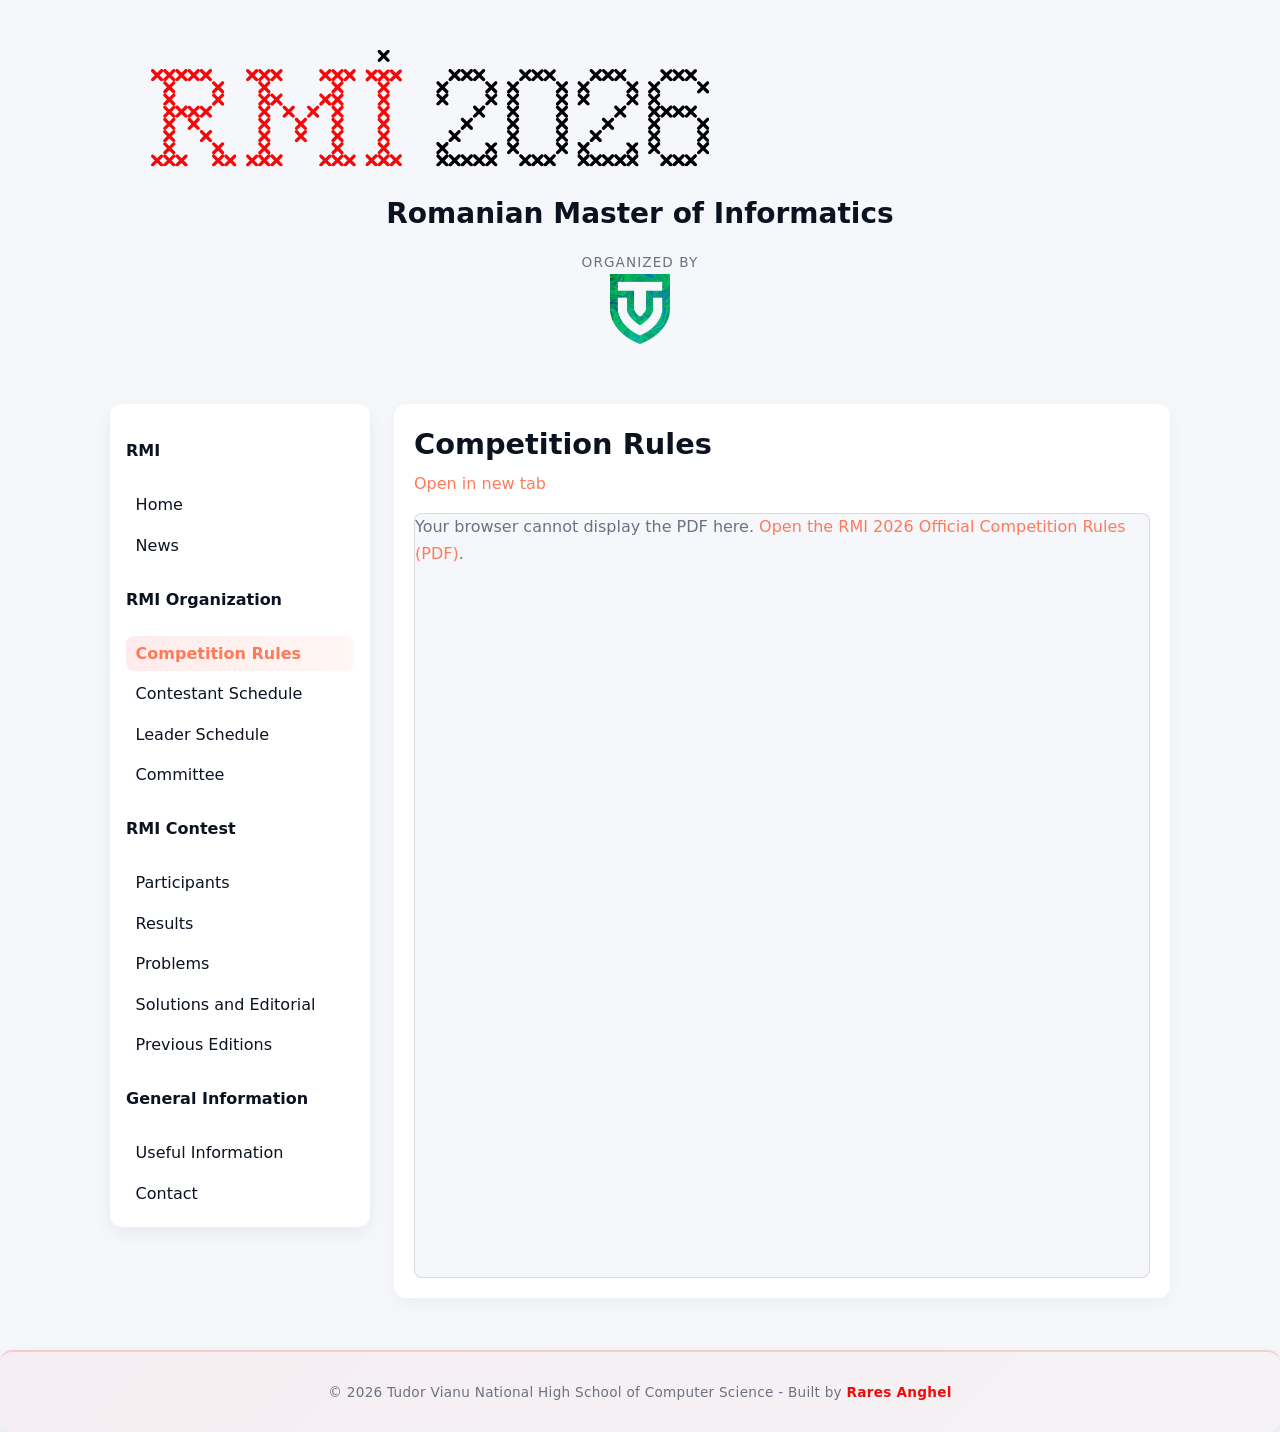
<file: rmi_2026/rules.html>
<!doctype html>
<html lang="en">
  <head>
    <meta charset="UTF-8">
    <meta name="viewport" content="width=device-width, initial-scale=1">
    <meta name="theme-color" content="#261C4A">

    <title>Competition Rules | RMI 2026</title>

    <meta name="description" content="Competition rules of the Romanian Master of Informatics 2026.">
    <meta name="robots" content="index, follow">
    <meta name="author" content="Colegiul Național de Informatică &#34;Tudor Vianu&#34;">
    <meta name="keywords" content="RMI, Romanian Master of Informatics, RMI 2026, informatics competition, Bucharest, Tudor Vianu">
    <link rel="canonical" href="https://rmi.lbi.ro/rmi_2026/rules.html">
    <link rel="alternate" hreflang="en" href="https://rmi.lbi.ro/rmi_2026/rules.html">

    <link rel="stylesheet" href="assets/css/style.css">

    <link rel="apple-touch-icon" sizes="180x180" href="apple-touch-icon.png">
    <link rel="icon" href="assets/organisers/vianu.png" type="image/png">
    <link rel="manifest" href="site.webmanifest">
    <meta name="msapplication-TileColor" content="#261C4A">

    <link rel="preconnect" href="https://fonts.googleapis.com">
    <link rel="preconnect" href="https://fonts.gstatic.com" crossorigin>
    <link href="https://fonts.googleapis.com/css2?family=Space+Grotesk:wght@400;500;600;700&display=swap" rel="stylesheet">

    <script type="application/ld+json">
{
  "@context": "https://schema.org",
  "@graph": [
    {
      "@type": "BreadcrumbList",
      "itemListElement": [
        {
          "@type": "ListItem",
          "position": 1,
          "name": "Home",
          "item": "https://rmi.lbi.ro/rmi_2026/"
        },
        {
          "@type": "ListItem",
          "position": 2,
          "name": "Competition Rules",
          "item": "https://rmi.lbi.ro/rmi_2026/rules.html"
        }
      ]
    }
  ]
}
    </script>

    <meta property="og:type" content="website">
    <meta property="og:site_name" content="Romanian Master of Informatics 2026">
    <meta property="og:title" content="Competition Rules | Romanian Master of Informatics 2026">
    <meta property="og:description" content="Competition rules of the Romanian Master of Informatics 2026.">
    <meta property="og:url" content="https://rmi.lbi.ro/rmi_2026/rules.html">
    <meta property="og:image" content="https://rmi.lbi.ro/rmi_2026/assets/organisers/vianu.png">

    <meta name="twitter:card" content="summary_large_image">
    <meta name="twitter:title" content="Competition Rules | Romanian Master of Informatics 2026">
    <meta name="twitter:description" content="Competition rules of the Romanian Master of Informatics 2026.">
    <meta name="twitter:image" content="https://rmi.lbi.ro/rmi_2026/assets/organisers/vianu.png">
  </head>
  <body>
    <header class="site-header">
      <div class="container header-inner">
        <a href="index.html"><img src="static/assets/logo.svg" alt="RMI 2026 logo" class="logo"></a>
        <div class="site-title">Romanian Master of Informatics</div>
        <div class="organised-by">
          <div class="by-label">Organized By</div>
          <a href="https://portal.lbi.ro" target="_blank" rel="noopener">
            <img src="assets/organisers/vianu.png" alt="Tudor Vianu" class="vianu-logo">
          </a>
        </div>
      </div>
    </header>

    <div class="container layout">
      <button id="nav-toggle" class="nav-toggle" aria-controls="site-nav" aria-expanded="false" aria-label="Toggle navigation">☰</button>
      <nav id="site-nav" class="site-nav" aria-label="Main navigation">
        <div id="nav-list" class="nav-groups">
          <h4>RMI</h4>
          <ul class="nav-group">
            <li><a href="index.html">Home</a></li>
            <li><a href="news.html">News</a></li>
          </ul>
          <h4>RMI Organization</h4>
          <ul class="nav-group">
            <li><a href="rules.html" class="active" aria-current="page">Competition Rules</a></li>
            <li><a href="contestants.html">Contestant Schedule</a></li>
            <li><a href="leaders.html">Leader Schedule</a></li>
            <li><a href="committee.html">Committee</a></li>
          </ul>
          <h4>RMI Contest</h4>
          <ul class="nav-group">
            <li><a href="participants.html">Participants</a></li>
            <li><a href="results.html">Results</a></li>
            <li><a href="problems.html">Problems</a></li>
            <li><a href="solutions.html">Solutions and Editorial</a></li>
            <li><a href="previous.html">Previous Editions</a></li>
          </ul>
          <h4>General Information</h4>
          <ul class="nav-group">
            <li><a href="useful-information.html">Useful Information</a></li>
            <li><a href="contact.html">Contact</a></li>
          </ul>
        </div>
      </nav>

      <main id="content" class="content">
        <section id="rendered" class="rendered">
        <h1>Competition Rules</h1>
        <p class="rules-download"><a href="assets/docs/RMI_2026_Competition_Rules.pdf" target="_blank" rel="noopener">Open in new tab</a></p>
        <object class="pdf-embed" data="assets/docs/RMI_2026_Competition_Rules.pdf#view=FitH" type="application/pdf" aria-label="RMI 2026 Official Competition Rules (PDF)">
          <p>Your browser cannot display the PDF here. <a href="assets/docs/RMI_2026_Competition_Rules.pdf" target="_blank" rel="noopener">Open the RMI 2026 Official Competition Rules (PDF)</a>.</p>
        </object>
        </section>
      </main>
    </div>

    <footer class="site-footer">&copy; 2026 Tudor Vianu National High School of Computer Science - Built by <a href="https://linkedin.com/in/raresanghel" target="_blank" rel="noopener" title="Visit Rares Anghel's LinkedIn profile">Rares Anghel</a></footer>

    <script src="assets/js/main.js" defer></script>
  </body>
</html>
</file>
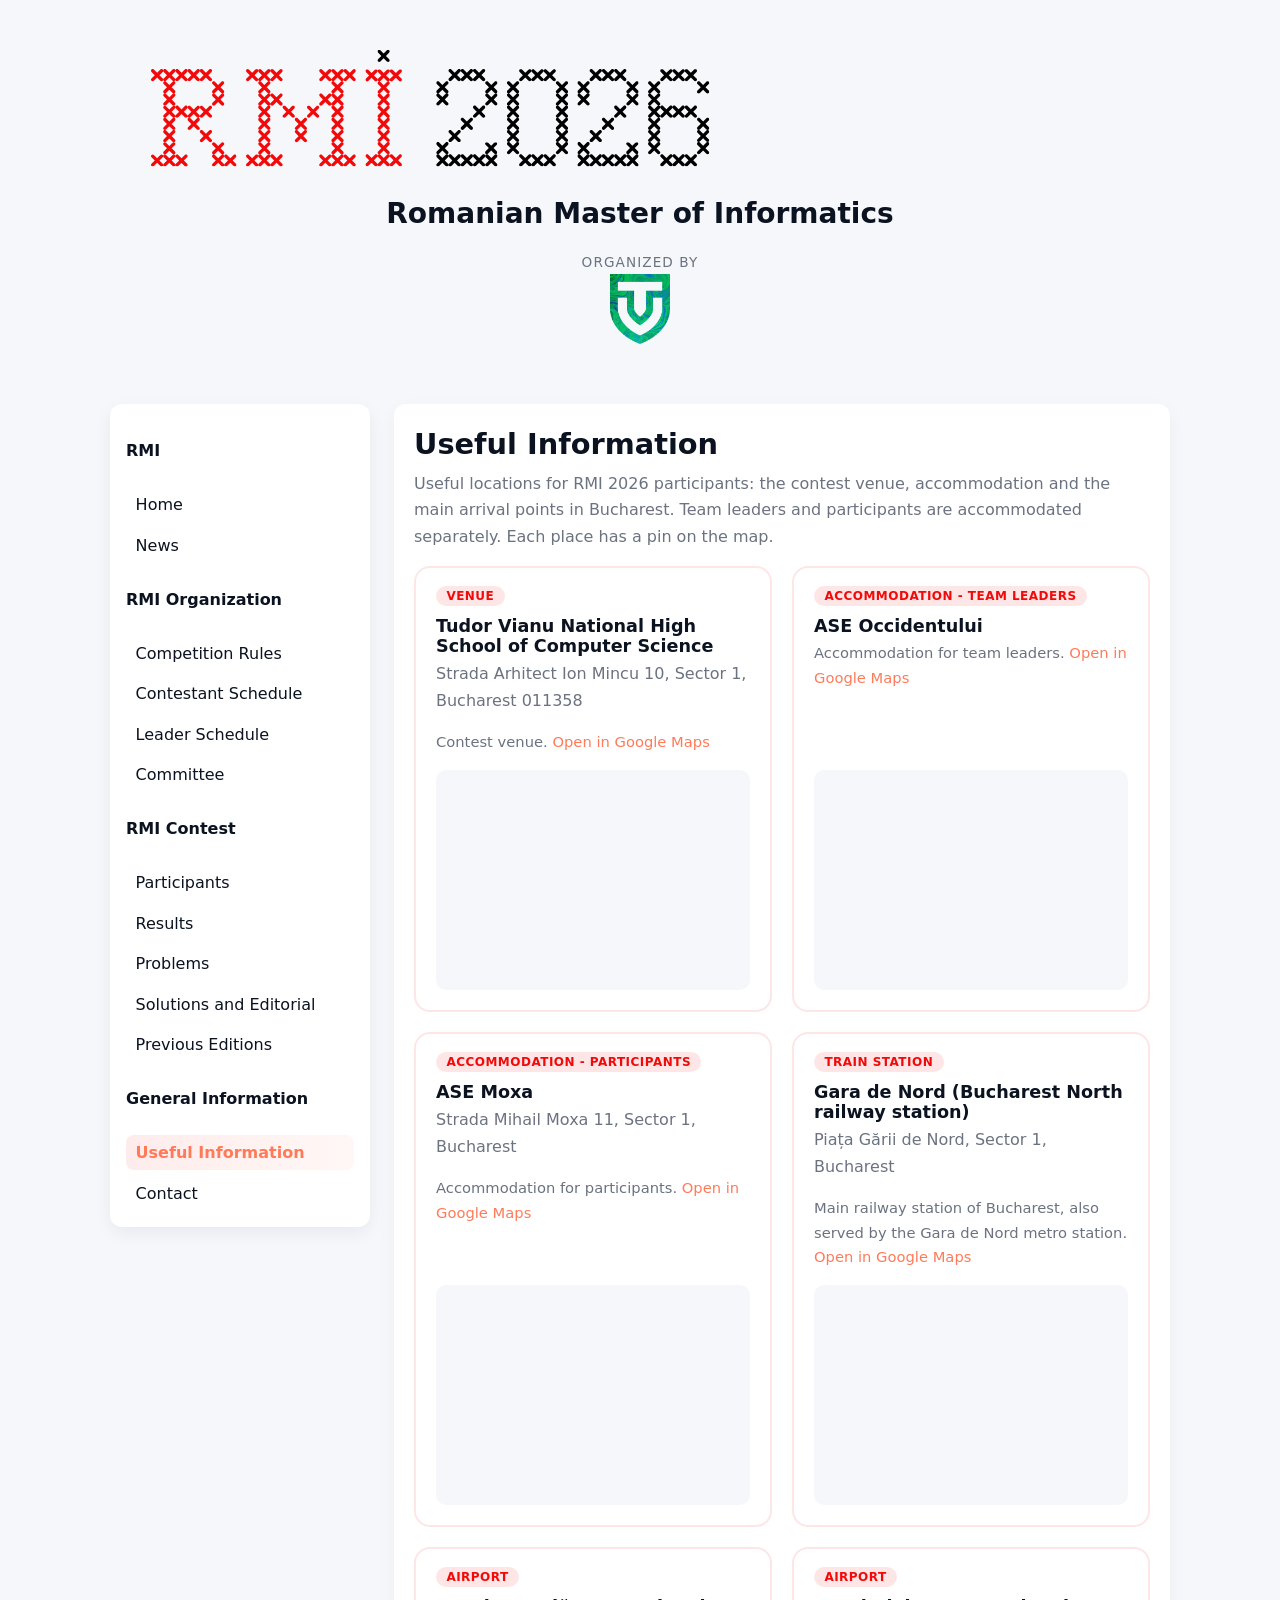
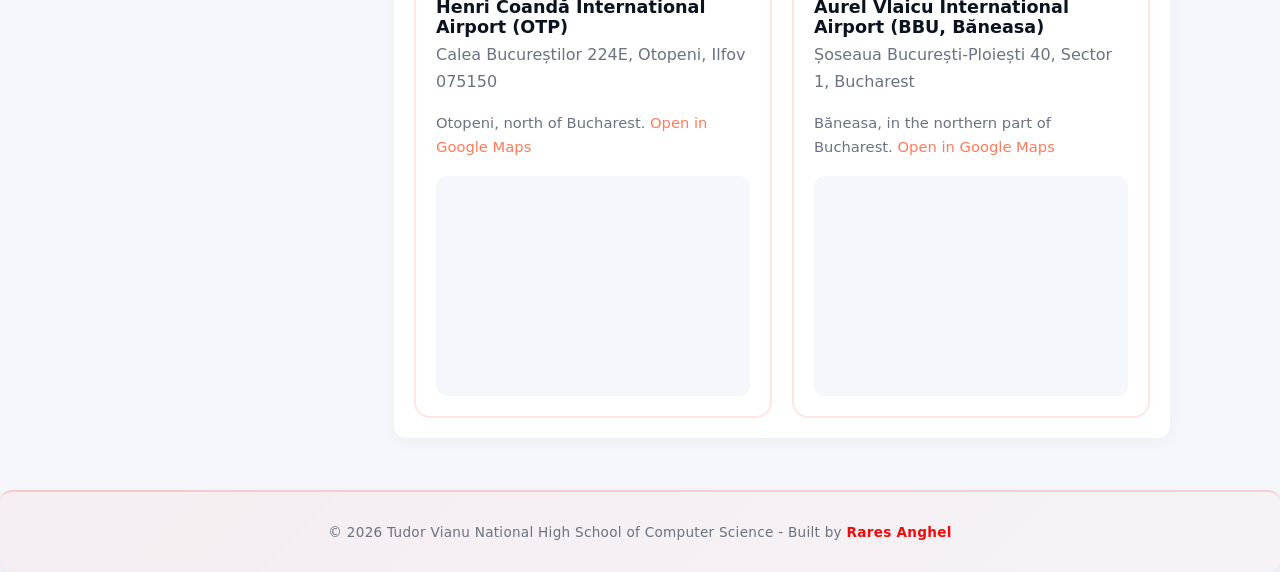
<file: rmi_2026/useful-information.html>
<!doctype html>
<html lang="en">
  <head>
    <meta charset="UTF-8">
    <meta name="viewport" content="width=device-width, initial-scale=1">
    <meta name="theme-color" content="#261C4A">

    <title>Useful Information | RMI 2026</title>

    <meta name="description" content="Useful locations for RMI 2026 participants in Bucharest: contest venue, accommodation, train station and airports, with addresses and maps.">
    <meta name="robots" content="index, follow">
    <meta name="author" content="Colegiul Național de Informatică &#34;Tudor Vianu&#34;">
    <meta name="keywords" content="RMI, Romanian Master of Informatics, RMI 2026, informatics competition, Bucharest, Tudor Vianu">
    <link rel="canonical" href="https://rmi.lbi.ro/rmi_2026/useful-information.html">
    <link rel="alternate" hreflang="en" href="https://rmi.lbi.ro/rmi_2026/useful-information.html">

    <link rel="stylesheet" href="assets/css/style.css">

    <link rel="apple-touch-icon" sizes="180x180" href="apple-touch-icon.png">
    <link rel="icon" href="assets/organisers/vianu.png" type="image/png">
    <link rel="manifest" href="site.webmanifest">
    <meta name="msapplication-TileColor" content="#261C4A">

    <link rel="preconnect" href="https://fonts.googleapis.com">
    <link rel="preconnect" href="https://fonts.gstatic.com" crossorigin>
    <link href="https://fonts.googleapis.com/css2?family=Space+Grotesk:wght@400;500;600;700&display=swap" rel="stylesheet">

    <script type="application/ld+json">
{
  "@context": "https://schema.org",
  "@graph": [
    {
      "@type": "BreadcrumbList",
      "itemListElement": [
        {
          "@type": "ListItem",
          "position": 1,
          "name": "Home",
          "item": "https://rmi.lbi.ro/rmi_2026/"
        },
        {
          "@type": "ListItem",
          "position": 2,
          "name": "Useful Information",
          "item": "https://rmi.lbi.ro/rmi_2026/useful-information.html"
        }
      ]
    }
  ]
}
    </script>

    <meta property="og:type" content="website">
    <meta property="og:site_name" content="Romanian Master of Informatics 2026">
    <meta property="og:title" content="Useful Information | Romanian Master of Informatics 2026">
    <meta property="og:description" content="Useful locations for RMI 2026 participants in Bucharest: contest venue, accommodation, train station and airports, with addresses and maps.">
    <meta property="og:url" content="https://rmi.lbi.ro/rmi_2026/useful-information.html">
    <meta property="og:image" content="https://rmi.lbi.ro/rmi_2026/assets/organisers/vianu.png">

    <meta name="twitter:card" content="summary_large_image">
    <meta name="twitter:title" content="Useful Information | Romanian Master of Informatics 2026">
    <meta name="twitter:description" content="Useful locations for RMI 2026 participants in Bucharest: contest venue, accommodation, train station and airports, with addresses and maps.">
    <meta name="twitter:image" content="https://rmi.lbi.ro/rmi_2026/assets/organisers/vianu.png">
  </head>
  <body>
    <header class="site-header">
      <div class="container header-inner">
        <a href="index.html"><img src="static/assets/logo.svg" alt="RMI 2026 logo" class="logo"></a>
        <div class="site-title">Romanian Master of Informatics</div>
        <div class="organised-by">
          <div class="by-label">Organized By</div>
          <a href="https://portal.lbi.ro" target="_blank" rel="noopener">
            <img src="assets/organisers/vianu.png" alt="Tudor Vianu" class="vianu-logo">
          </a>
        </div>
      </div>
    </header>

    <div class="container layout">
      <button id="nav-toggle" class="nav-toggle" aria-controls="site-nav" aria-expanded="false" aria-label="Toggle navigation">☰</button>
      <nav id="site-nav" class="site-nav" aria-label="Main navigation">
        <div id="nav-list" class="nav-groups">
          <h4>RMI</h4>
          <ul class="nav-group">
            <li><a href="index.html">Home</a></li>
            <li><a href="news.html">News</a></li>
          </ul>
          <h4>RMI Organization</h4>
          <ul class="nav-group">
            <li><a href="rules.html">Competition Rules</a></li>
            <li><a href="contestants.html">Contestant Schedule</a></li>
            <li><a href="leaders.html">Leader Schedule</a></li>
            <li><a href="committee.html">Committee</a></li>
          </ul>
          <h4>RMI Contest</h4>
          <ul class="nav-group">
            <li><a href="participants.html">Participants</a></li>
            <li><a href="results.html">Results</a></li>
            <li><a href="problems.html">Problems</a></li>
            <li><a href="solutions.html">Solutions and Editorial</a></li>
            <li><a href="previous.html">Previous Editions</a></li>
          </ul>
          <h4>General Information</h4>
          <ul class="nav-group">
            <li><a href="useful-information.html" class="active" aria-current="page">Useful Information</a></li>
            <li><a href="contact.html">Contact</a></li>
          </ul>
        </div>
      </nav>

      <main id="content" class="content">
        <section id="rendered" class="rendered">
        <h1>Useful Information</h1>
        <p>Useful locations for RMI 2026 participants: the contest venue, accommodation and the main arrival points in Bucharest. Team leaders and participants are accommodated separately. Each place has a pin on the map.</p>
        <div class="places-grid">
          <article class="place-card">
            <div class="place-kind">Venue</div>
            <h3 class="place-name">Tudor Vianu National High School of Computer Science</h3>
            <p class="place-address">Strada Arhitect Ion Mincu 10, Sector 1, Bucharest 011358</p>
            <p class="place-note">Contest venue. <a href="https://www.google.com/maps/search/?api=1&amp;query=Colegiul+Na%C8%9Bional+de+Informatic%C4%83+Tudor+Vianu%2C+Strada+Arhitect+Ion+Mincu+10%2C+Bucure%C8%99ti" target="_blank" rel="noopener">Open in Google Maps</a></p>
            <iframe class="place-map" title="Map: Tudor Vianu National High School of Computer Science" src="https://maps.google.com/maps?q=Colegiul+Na%C8%9Bional+de+Informatic%C4%83+Tudor+Vianu%2C+Strada+Arhitect+Ion+Mincu+10%2C+Bucure%C8%99ti&amp;z=15&amp;output=embed" loading="lazy" referrerpolicy="no-referrer-when-downgrade" allowfullscreen></iframe>
          </article>
          <article class="place-card">
            <div class="place-kind">Accommodation - team leaders</div>
            <h3 class="place-name">ASE Occidentului</h3>
            <p class="place-note">Accommodation for team leaders. <a href="https://maps.app.goo.gl/57zCmRxZwZRQDuHo7" target="_blank" rel="noopener">Open in Google Maps</a></p>
            <iframe class="place-map" title="Map: ASE Occidentului" src="https://maps.google.com/maps?q=C%C4%83minul+Occidentului+ASE%2C+Bucure%C8%99ti&amp;z=15&amp;output=embed" loading="lazy" referrerpolicy="no-referrer-when-downgrade" allowfullscreen></iframe>
          </article>
          <article class="place-card">
            <div class="place-kind">Accommodation - participants</div>
            <h3 class="place-name">ASE Moxa</h3>
            <p class="place-address">Strada Mihail Moxa 11, Sector 1, Bucharest</p>
            <p class="place-note">Accommodation for participants. <a href="https://maps.app.goo.gl/zU9D46Dq7wz2iDJP8" target="_blank" rel="noopener">Open in Google Maps</a></p>
            <iframe class="place-map" title="Map: ASE Moxa" src="https://maps.google.com/maps?q=C%C4%83min+Moxa%2C+Strada+Mihail+Moxa+11%2C+Bucure%C8%99ti&amp;z=15&amp;output=embed" loading="lazy" referrerpolicy="no-referrer-when-downgrade" allowfullscreen></iframe>
          </article>
          <article class="place-card">
            <div class="place-kind">Train station</div>
            <h3 class="place-name">Gara de Nord (Bucharest North railway station)</h3>
            <p class="place-address">Piața Gării de Nord, Sector 1, Bucharest</p>
            <p class="place-note">Main railway station of Bucharest, also served by the Gara de Nord metro station. <a href="https://www.google.com/maps/search/?api=1&amp;query=Gara+de+Nord%2C+Pia%C8%9Ba+G%C4%83rii+de+Nord%2C+Bucure%C8%99ti" target="_blank" rel="noopener">Open in Google Maps</a></p>
            <iframe class="place-map" title="Map: Gara de Nord (Bucharest North railway station)" src="https://maps.google.com/maps?q=Gara+de+Nord%2C+Pia%C8%9Ba+G%C4%83rii+de+Nord%2C+Bucure%C8%99ti&amp;z=15&amp;output=embed" loading="lazy" referrerpolicy="no-referrer-when-downgrade" allowfullscreen></iframe>
          </article>
          <article class="place-card">
            <div class="place-kind">Airport</div>
            <h3 class="place-name">Henri Coandă International Airport (OTP)</h3>
            <p class="place-address">Calea Bucureștilor 224E, Otopeni, Ilfov 075150</p>
            <p class="place-note">Otopeni, north of Bucharest. <a href="https://www.google.com/maps/search/?api=1&amp;query=Aeroportul+Interna%C8%9Bional+Henri+Coand%C4%83%2C+Calea+Bucure%C8%99tilor+224E%2C+Otopeni" target="_blank" rel="noopener">Open in Google Maps</a></p>
            <iframe class="place-map" title="Map: Henri Coandă International Airport (OTP)" src="https://maps.google.com/maps?q=Aeroportul+Interna%C8%9Bional+Henri+Coand%C4%83%2C+Calea+Bucure%C8%99tilor+224E%2C+Otopeni&amp;z=15&amp;output=embed" loading="lazy" referrerpolicy="no-referrer-when-downgrade" allowfullscreen></iframe>
          </article>
          <article class="place-card">
            <div class="place-kind">Airport</div>
            <h3 class="place-name">Aurel Vlaicu International Airport (BBU, Băneasa)</h3>
            <p class="place-address">Șoseaua București-Ploiești 40, Sector 1, Bucharest</p>
            <p class="place-note">Băneasa, in the northern part of Bucharest. <a href="https://www.google.com/maps/search/?api=1&amp;query=Aeroportul+Interna%C8%9Bional+Aurel+Vlaicu%2C+%C8%98oseaua+Bucure%C8%99ti-Ploie%C8%99ti+40%2C+Bucure%C8%99ti" target="_blank" rel="noopener">Open in Google Maps</a></p>
            <iframe class="place-map" title="Map: Aurel Vlaicu International Airport (BBU, Băneasa)" src="https://maps.google.com/maps?q=Aeroportul+Interna%C8%9Bional+Aurel+Vlaicu%2C+%C8%98oseaua+Bucure%C8%99ti-Ploie%C8%99ti+40%2C+Bucure%C8%99ti&amp;z=15&amp;output=embed" loading="lazy" referrerpolicy="no-referrer-when-downgrade" allowfullscreen></iframe>
          </article>
        </div>
        </section>
      </main>
    </div>

    <footer class="site-footer">&copy; 2026 Tudor Vianu National High School of Computer Science - Built by <a href="https://linkedin.com/in/raresanghel" target="_blank" rel="noopener" title="Visit Rares Anghel's LinkedIn profile">Rares Anghel</a></footer>

    <script src="assets/js/main.js" defer></script>
  </body>
</html>
</file>
<file: rmi_2026/assets/css/style.css>
:root {
	/* Modern light palette: clean cards, soft accents */
	--bg: #f5f7fb;
	/* page background */
	--card: #ffffff;
	/* card / panel background */
	--muted: #6b7280;
	/* subdued text */
	--text: #0b1220;
	/* main body text */
	--accent: #ff7a59;
	/* warm accent (orange) */
	--accent-2: #F20A0A;
	/* red secondary accent */
	--glass: rgba(11, 18, 32, 0.04);
	--radius: 12px;
	--max-width: 1100px;
}

* {
	box-sizing: border-box
}

html,
body {
	height: 100%
}

body {
	margin: 0;
	font-family: Inter, ui-sans-serif, system-ui, -apple-system, 'Segoe UI', Roboto, 'Helvetica Neue', Arial;
	background: var(--bg);
	color: var(--text);
	-webkit-font-smoothing: antialiased;
	-moz-osx-font-smoothing: grayscale;
}

.container {
	max-width: var(--max-width);
	margin: 0 auto;
	padding: 1.25rem
}

.site-header {
	padding: 1.25rem 0;
	display: flex;
	justify-content: center
}

.site-header .logo {
	height: auto;
	width: min(100%, 640px);
	flex: 0 0 auto
}

.site-title {
	font-size: 1.75rem;
	margin: 0;
	font-weight: 700;
	color: var(--text);
	text-align: center;
	margin-top: .5rem
}

.header-inner {
	display: flex;
	flex-direction: column;
	align-items: center;
	gap: .75rem
}

.organised-by {
	display: flex;
	flex-direction: column;
	align-items: center;
	gap: .25rem;
	margin-top: .75rem
}

.by-label {
	font-size: .85rem;
	color: var(--muted);
	text-transform: uppercase;
	letter-spacing: .08em
}

.vianu-logo {
	height: 70px;
	display: block
}

.layout {
	display: grid;
	grid-template-columns: 260px 1fr;
	gap: 1.5rem;
	align-items: start
}

.site-nav {
	background: var(--card);
	padding: 1rem;
	border-radius: var(--radius);
	box-shadow: 0 6px 18px rgba(11, 18, 32, 0.06)
}

.site-nav h3 {
	margin: 0 0 .5rem 0;
	font-size: .95rem;
	color: var(--muted)
}

.site-nav ul {
	list-style: none;
	padding: 0;
	margin: 0;
	display: flex;
	flex-direction: column;
	gap: .35rem
}

.site-nav a {
	display: block;
	padding: .5rem .6rem;
	border-radius: 8px;
	color: var(--text);
	text-decoration: none
}

.site-nav a:hover {
	background: linear-gradient(90deg, rgba(242, 10, 10, 0.06), rgba(255, 122, 89, 0.04));
	color: var(--accent);
	cursor: pointer;
}

.site-nav a.active {
	background: linear-gradient(90deg, rgba(242, 10, 10, 0.08), rgba(255, 122, 89, 0.06));
	color: var(--accent);
	font-weight: 600;
}

.content {
	background: var(--card);
	padding: 1.25rem;
	border-radius: var(--radius);
	box-shadow: 0 6px 20px rgba(11, 18, 32, 0.04)
}

/* Markdown content styles */
.content h1 {
	font-size: 1.8rem;
	margin: .2rem 0 .6rem 0
}

.content h2 {
	font-size: 1.35rem;
	margin: .6rem 0 .5rem 0;
	color: var(--accent-2)
}

.content .coming-soon-note {
	font-style: italic;
	font-size: 1.15rem
}

.content h3 {
	font-size: 1.15rem;
	margin: .45rem 0 .65rem 0;
	color: var(--accent-2);
	font-weight: 700
}

.content p {
	line-height: 1.65;
	color: var(--muted);
	margin: 0 0 1rem 0
}

.content a {
	color: var(--accent);
	text-decoration: none
}

.content ul {
	padding-left: 1.25rem;
	margin: 0 0 1rem 0
}

.content li {
	margin: .4rem 0
}

.content pre {
	background: #07111a;
	padding: 1rem;
	border-radius: 8px;
	overflow: auto;
	color: #cbd5e1
}

.content code {
	background: rgba(255, 255, 255, 0.03);
	padding: .15rem .35rem;
	border-radius: 6px;
	color: #f8fafc
}

blockquote {
	border-left: 3px solid rgba(242, 10, 10, 0.12);
	padding: .4rem 1rem;
	color: var(--muted);
	margin: 0 0 1rem 0;
	background: linear-gradient(90deg, rgba(242, 10, 10, 0.02), transparent)
}

.site-footer {
	border-top: 2px solid rgba(242, 10, 10, 0.15);
	padding: 2rem 0;
	text-align: center;
	color: var(--muted);
	margin-top: 2rem;
	background: linear-gradient(135deg, rgba(242, 10, 10, 0.04), rgba(255, 122, 89, 0.03));
	border-radius: var(--radius);
	font-size: 0.85rem;
	font-weight: 500;
	letter-spacing: 0.02em;
	box-shadow: 0 4px 12px rgba(11, 18, 32, 0.08);
}

.site-footer a {
	color: #F20A0A;
	text-decoration: none;
	font-weight: 600;
}

.site-footer a:hover {
	color: #B80808;
	text-decoration: underline;
}

/* Responsive */
@media (max-width:880px) {
	.layout {
		grid-template-columns: 1fr;
	}

	.site-nav {
		order: 2
	}

	.content {
		order: 1
	}
}

/* Mobile navigation toggle */
.nav-toggle {
	display: none;
	position: fixed;
	right: 1rem;
	top: 1rem;
	z-index: 60;
	background: var(--card);
	color: var(--text);
	border: 0;
	padding: .5rem .75rem;
	border-radius: 10px;
	box-shadow: 0 6px 18px rgba(2, 6, 23, 0.6);
	font-size: 1.2rem;
}

@media (max-width:880px) {
	.nav-toggle {
		display: block
	}

	.site-nav {
		position: fixed;
		left: 0;
		top: 0;
		bottom: 0;
		width: 78%;
		max-width: 320px;
		transform: translateX(-110%);
		transition: transform .28s ease;
		z-index: 50;
		padding: 1.25rem;
		overflow: auto
	}

	.site-nav.open {
		transform: translateX(0)
	}

	.container.layout {
		padding-left: 0;
		padding-right: 0
	}

	body.nav-open {
		overflow: hidden
	}
}

/* Reduce header logo on small screens so it doesn't dominate the viewport */
@media (max-width:520px) {
	.site-header .logo {
		width: 100%
	}
}

/* Overlay shown when mobile nav is open */
.nav-overlay {
	position: fixed;
	inset: 0;
	background: rgba(2, 6, 23, 0.55);
	opacity: 0;
	transition: opacity .25s ease;
	z-index: 45
}

.nav-overlay.visible {
	opacity: 1
}

/* Fluid images and media responsiveness */
img {
	max-width: 100%;
	height: auto;
	display: block
}

.content img {
	border-radius: 8px
}

/* Make tables scrollable on small screens */
.committee-section,
.schedule-day {
	overflow: auto
}

.committee-table,
.schedule-table {
	min-width: 600px
}


/* preview split */
.rendered {
	min-height: 200px
}

/* Committee table styles */
.committee-table {
	width: 100%;
	border-collapse: collapse;
	margin: 0 0 1rem 0
}

.committee-table th,
.committee-table td {
	border: 1px solid rgba(255, 255, 255, 0.04);
	padding: .5rem .75rem;
	text-align: left;
	word-wrap: break-word;
	overflow-wrap: break-word;
}

.committee-table thead th {
	background: linear-gradient(90deg, rgba(96, 165, 250, 0.06), rgba(125, 211, 252, 0.03));
	color: var(--accent);
	font-weight: 700
}

.committee-table tbody tr:nth-child(even) {
	background: rgba(255, 255, 255, 0.01)
}

.committee-table .role {
	width: 22%;
	font-weight: 600;
	color: var(--text)
}

.committee-table .name {
	width: 38%;
	font-weight: 600
}

.committee-table .org {
	color: var(--muted)
}

.committee-section {
	margin-bottom: 1.25rem
}

.committee-section h3 {
	margin-top: 0;
	display: inline-block;
	padding: .25rem .6rem;
	border-radius: 10px;
	background: linear-gradient(90deg, rgba(96, 165, 250, 0.03), rgba(125, 211, 252, 0.01));
	color: var(--accent);
	font-weight: 700;
	letter-spacing: .01em
}

/* Schedule tables */
.schedule-day {
	margin-bottom: 1.25rem
}

.schedule-day h3 {
	margin: 0 0 .5rem 0;
	color: var(--accent-2);
	font-weight: 700
}

.schedule-table {
	width: 100%;
	border-collapse: collapse;
	margin: 0 0 1rem 0
}

.schedule-table th,
.schedule-table td {
	padding: .45rem .6rem;
	border-bottom: 1px solid rgba(255, 255, 255, 0.03);
	word-wrap: break-word;
	overflow-wrap: break-word;
}

.schedule-table th.time,
.schedule-table td.time {
	text-align: right;
	width: 180px;
	color: var(--muted);
	white-space: nowrap
}

.schedule-table td.desc {
	color: var(--muted)
}

/* Powered-by inline block to keep sponsor text and logo on one line on desktop only */
@media (min-width: 521px) {
	.powered-by {
		display: inline-flex;
		align-items: center;
		gap: 0.5rem;
		white-space: nowrap;
	}
	.powered-by img {
		height: 28px;
		width: auto;
		display: inline-block;
	}
}

.powered-by img {
	height: 28px;
	width: auto;
	vertical-align: middle;
}

.schedule-table tbody tr:hover td {
	background: rgba(125, 211, 252, 0.02)
}

/* Sponsor image fit */
.sponsors {
	display: flex;
	gap: 1rem;
	flex-wrap: wrap;
	align-items: center;
	justify-content: center
}

.sponsor-logo {
	max-height: 240px;
	width: auto;
	display: block;
	object-fit: contain
}

/* Auto-scroll sponsors gallery */
.auto-scroll {
	position: relative;
	overflow: hidden;
	height: 6rem;
	width: 100%;
	margin: 2rem 0;
}

.auto-scroll .movable {
	height: 6rem;
	width: max-content;
	position: absolute;
	top: 0;
	left: 0;
	overflow: hidden;
	animation: slide 10s linear infinite;
}

.sponsors-movable {
	animation-duration: 20s;
}

.auto-scroll .movable:hover {
	animation-play-state: paused;
}

@keyframes slide {
	100% {
		transform: translateX(-50%);
	}
}

.auto-scroll img {
	display: inline-block;
	height: 100%;
	width: auto;
	margin: 0 1rem;
	transform: scale(90%);
	transition: .25s transform;
}

.auto-scroll img:hover {
	transform: scale(100%);
}

/* Participants table */
.participants-table-wrap {
	overflow: auto;
	margin: 0 0 1rem 0
}

.participants-table {
	width: 100%;
	border-collapse: collapse;
	min-width: 640px
}

.participants-table th,
.participants-table td {
	padding: .5rem .75rem;
	border-bottom: 1px solid rgba(255, 255, 255, 0.03);
	text-align: left
}

.participants-table thead th {
	background: linear-gradient(90deg, rgba(96, 165, 250, 0.04), rgba(125, 211, 252, 0.02));
	color: var(--accent);
	font-weight: 700
}

.participants-table tbody tr:nth-child(even) {
	background: rgba(255, 255, 255, 0.01)
}

.participants-table .flag-col {
	width: 54px
}

.participants-table .flag-col img {
	width: 40px;
	height: auto;
	display: block
}

@media (max-width: 520px) {
	.schedule-table {
		min-width: auto;
	}

	.committee-table {
		min-width: auto;
	}
}

/* Team card layout - flashcard/postcard style */
.participants-grid {
	display: grid;
	grid-template-columns: repeat(auto-fill, minmax(320px, 1fr));
	gap: 1.5rem;
	margin-top: 1rem
}

.team-card {
	background: var(--card);
	border-radius: 16px;
	overflow: hidden;
	box-shadow: 0 8px 24px rgba(11, 18, 32, 0.08);
	transition: transform 0.3s ease, box-shadow 0.3s ease, opacity 0.6s ease, transform 0.6s ease;
	border: 2px solid rgba(242, 10, 10, 0.1);
	display: flex;
	flex-direction: column;
}

/* Scroll fade-in animation */
.team-card.fade-in {
	opacity: 0;
	transform: translateY(30px);
}

.team-card.fade-in-visible {
	opacity: 1;
	transform: translateY(0);
}

.team-card:hover {
	transform: translateY(-8px);
	box-shadow: 0 12px 32px rgba(11, 18, 32, 0.15);
	border-color: rgba(242, 10, 10, 0.3);
}

.team-flag-header {
	background: linear-gradient(135deg, rgba(242, 10, 10, 0.08), rgba(255, 122, 89, 0.08));
	padding: 1.5rem;
	display: flex;
	justify-content: center;
	align-items: center;
	min-height: 120px;
	border-bottom: 2px solid rgba(242, 10, 10, 0.15);
}

.flag-img {
	width: 100px;
	height: auto;
	display: block;
	filter: drop-shadow(0 4px 8px rgba(0, 0, 0, 0.1));
}

.team-name {
	font-weight: 700;
	color: var(--accent);
	font-size: 1.25rem;
	padding: 1rem 1.25rem 0.75rem;
	text-align: center;
	border-bottom: 1px solid rgba(242, 10, 10, 0.1);
}

.team-info {
	padding: 1rem 1.25rem 1.25rem;
	display: flex;
	flex-direction: column;
	gap: 0.75rem;
	flex-grow: 1;
}

.team-leaders,
.team-students {
	line-height: 1.6;
	display: flex;
	flex-direction: column;
	gap: 0.5rem;
}

.team-leaders .label,
.team-students .label {
	font-weight: 700;
	color: var(--accent-2);
	font-size: 0.95rem;
	text-transform: uppercase;
	letter-spacing: 0.05em;
}

.member-list {
	display: flex;
	flex-direction: column;
	gap: 0.35rem;
	padding-left: 0.5rem;
}

.member-item {
	color: var(--muted);
	font-size: 0.95rem;
	line-height: 1.5;
	padding: 0.25rem 0;
}

@media (max-width: 768px) {
	.participants-grid {
		grid-template-columns: repeat(auto-fill, minmax(280px, 1fr));
		gap: 1.25rem;
	}

	.flag-img {
		width: 80px;
	}

	.team-flag-header {
		min-height: 100px;
		padding: 1.25rem;
	}
}

@media (max-width: 520px) {
	.participants-grid {
		grid-template-columns: 1fr;
		gap: 1rem;
	}

	.flag-img {
		width: 70px;
	}

	.team-name {
		font-size: 1.15rem;
	}
}

/* Inline member list styling - removed as not used with new card design */

/* News page styles - modern card layout */
.news-container {
	display: flex;
	flex-direction: column;
	gap: 1rem
}

.news-grid {
	display: grid;
	grid-template-columns: repeat(auto-fit, minmax(260px, 1fr));
	gap: 1rem
}

.news-card {
	background: var(--card);
	padding: 1rem;
	border-radius: 12px;
	border: 1px solid rgba(11, 18, 32, 0.04);
	box-shadow: 0 8px 24px rgba(11, 18, 32, 0.06);
	display: flex;
	flex-direction: column;
	gap: .6rem
}

.news-title {
	font-size: 1.05rem;
	color: var(--text);
	font-weight: 700;
	margin: 0
}

.news-meta {
	font-size: .85rem;
	color: var(--muted);
	display: flex;
	gap: .5rem;
	align-items: center
}

.news-excerpt {
	color: var(--muted);
	line-height: 1.5;
	margin: 0
}

.news-actions {
	margin-top: auto;
	display: flex;
	justify-content: flex-end
}

.news-link {
	background: linear-gradient(90deg, var(--accent), var(--accent-2));
	color: #041126;
	padding: .45rem .7rem;
	border-radius: 8px;
	text-decoration: none;
	font-weight: 700
}

.news-link:hover {
	filter: brightness(1.05)
}

/* Single article tweaks */
.article-header {
	margin-bottom: 1rem
}

.article-header h1 {
	margin: 0 0 .25rem 0
}

.article-meta {
	color: var(--muted);
	font-size: .9rem;
	margin-bottom: .75rem
}

@media (max-width:520px) {
	.news-card {
		padding: .75rem
	}

	.news-title {
		font-size: 1rem
	}
}

/* Results page styles */
.results-section {
	margin: 2rem 0
}

.results-table {
	width: 100%;
	border-collapse: collapse;
	background: var(--card);
	border-radius: 10px;
	overflow: hidden
}

.results-table thead {
	background: var(--primary);
	color: #fff
}

.results-table th,
.results-table td {
	padding: .75rem 1rem;
	text-align: left;
	border-bottom: 1px solid rgba(255, 255, 255, 0.05)
}

.results-table tbody tr:hover {
	background: rgba(108, 68, 255, 0.05)
}

.results-table tbody tr:last-child td {
	border-bottom: none
}

/* Medal badges */
.medal-badge {
	display: inline-block;
	padding: .35rem .85rem;
	border-radius: 16px;
	font-size: .85rem;
	font-weight: 600;
	white-space: nowrap
}

.medal-gold {
	background: linear-gradient(135deg, #fbbf24, #f59e0b);
	color: #78350f
}

.medal-silver {
	background: linear-gradient(135deg, #e5e7eb, #d1d5db);
	color: #374151
}

.medal-bronze {
	background: linear-gradient(135deg, #f97316, #ea580c);
	color: #fff
}

@media (max-width:768px) {
	.results-table {
		font-size: .9rem
	}

	.results-table th,
	.results-table td {
		padding: .5rem .65rem
	}

	.medal-badge {
		padding: .25rem .6rem;
		font-size: .8rem
	}
}

/* Previous editions page styles */
.previous-grid {
	display: grid;
	grid-template-columns: repeat(auto-fill, minmax(250px, 1fr));
	gap: 1.5rem;
	margin-top: 1.5rem;
}

.edition-card {
	background: var(--card);
	border-radius: 16px;
	overflow: hidden;
	box-shadow: 0 8px 24px rgba(11, 18, 32, 0.08);
	transition: transform 0.3s ease, box-shadow 0.3s ease;
	border: 2px solid rgba(242, 10, 10, 0.1);
	text-decoration: none;
	display: flex;
	flex-direction: column;
	align-items: center;
	padding: 1rem;
}

.edition-card:hover {
	transform: translateY(-8px);
	box-shadow: 0 12px 32px rgba(11, 18, 32, 0.15);
	border-color: rgba(242, 10, 10, 0.3);
}

.edition-card img {
	width: 100%;
	max-width: 200px;
	height: auto;
	border-radius: 8px;
	margin-bottom: 1rem;
}

.edition-year {
	font-size: 1.5rem;
	font-weight: 700;
	color: var(--accent);
	text-align: center;
}

@media (max-width: 768px) {
	.previous-grid {
		grid-template-columns: repeat(auto-fill, minmax(200px, 1fr));
		gap: 1rem;
	}

	.edition-card {
		padding: 0.75rem;
	}

	.edition-card img {
		max-width: 150px;
	}

	.edition-year {
		font-size: 1.25rem;
	}
}

@media (max-width: 520px) {
	.previous-grid {
		grid-template-columns: 1fr;
		gap: 1rem;
	}

	.edition-card img {
		max-width: 200px;
	}

	.edition-year {
		font-size: 1.3rem;
	}
}

/* Problems page styles - postcard design */
.day-section {
	margin-bottom: 2rem;
}

.problems-grid {
	display: grid;
	grid-template-columns: repeat(auto-fill, minmax(250px, 1fr));
	gap: 1.5rem;
	margin-top: 1rem;
}

.problem-card {
	background: var(--card);
	border-radius: 16px;
	overflow: hidden;
	box-shadow: 0 8px 24px rgba(11, 18, 32, 0.08);
	transition: transform 0.3s ease, box-shadow 0.3s ease;
	border: 2px solid rgba(242, 10, 10, 0.1);
	padding: 1.5rem;
	text-align: center;
}

.problem-card:hover {
	transform: translateY(-4px);
	box-shadow: 0 12px 32px rgba(11, 18, 32, 0.15);
	border-color: rgba(242, 10, 10, 0.3);
}

.problem-card h3 {
	margin: 0 0 1rem 0;
	color: var(--text);
}

.problem-card .download-btn {
	display: inline-block;
	background: var(--accent);
	color: white;
	padding: 0.5rem 1rem;
	border-radius: 8px;
	text-decoration: none;
	transition: background 0.3s ease;
}

.problem-card .download-btn:hover {
	background: var(--accent-2);
}

.problem-card.coming-soon {
	opacity: 0.7;
}

.problem-card.coming-soon .coming-soon-text {
	color: var(--muted);
	font-style: italic;
}

/* Download all button */
.download-all-section {
	text-align: center;
	margin-bottom: 2rem;
}

.download-all-btn {
	display: inline-block;
	background: white;
	color: var(--accent); /* Orange text on white background */
	padding: 1rem 2rem;
	border-radius: 12px;
	text-decoration: none;
	font-size: 1.2rem;
	font-weight: 600;
	transition: background 0.3s ease, color 0.3s ease, transform 0.3s ease;
	box-shadow: 0 4px 12px rgba(0, 0, 0, 0.1);
	border: 2px solid var(--accent);
}

.download-all-btn:hover {
	background: var(--accent);
	color: white; /* White text on orange background */
	transform: translateY(-2px);
	box-shadow: 0 6px 16px rgba(255, 122, 89, 0.4);
}
/* Static navigation groups (rendered into every page by scripts/build_site.py) */
.nav-groups {
	display: flex;
	flex-direction: column;
	gap: .35rem
}

.nav-group {
	padding: 0 0 0 .5rem
}

/* Participants page (generated by scripts/generate_participants_2026.py) */
.participants-note {
	color: var(--muted);
	font-size: 0.95rem;
	margin-top: -0.25rem;
}

.content .participants-stats {
	list-style: none;
	margin: 1rem 0 0.5rem;
	padding: 0;
	display: flex;
	flex-wrap: wrap;
	gap: 0.75rem;
}

.participants-stats li {
	background: var(--card);
	border: 1px solid rgba(242, 10, 10, 0.12);
	border-radius: var(--radius);
	padding: 0.5rem 0.9rem;
	color: var(--muted);
	font-size: 0.95rem;
}

.participants-stats strong {
	color: var(--accent-2);
	font-size: 1.2rem;
	margin-right: 0.25rem;
}

.country-section {
	margin-top: 1.75rem;
}

.country-summary {
	list-style: none;
	cursor: pointer;
	display: flex;
	align-items: center;
	gap: 0.75rem;
	padding-bottom: 0.5rem;
	border-bottom: 2px solid rgba(242, 10, 10, 0.15);
	border-radius: 4px;
}

.country-summary::-webkit-details-marker {
	display: none;
}

.country-summary::after {
	content: "";
	width: 0.55rem;
	height: 0.55rem;
	border-right: 2px solid var(--muted);
	border-bottom: 2px solid var(--muted);
	transform: rotate(45deg);
	margin: 0 0.25rem 0.2rem 0;
	transition: transform 0.2s ease;
	flex-shrink: 0;
}

.country-section[open] > .country-summary::after {
	transform: rotate(-135deg);
	margin-bottom: -0.2rem;
}

.country-summary:hover .country-heading span {
	text-decoration: underline;
}

.country-summary:focus-visible {
	outline: 2px solid var(--accent-2);
	outline-offset: 4px;
}

.country-heading {
	display: flex;
	align-items: center;
	gap: 0.75rem;
	flex: 1;
	margin: 0;
}

.country-heading small {
	margin-left: auto;
	color: var(--muted);
	font-size: 0.85rem;
	font-weight: 500;
}

.country-section .participants-grid {
	margin-top: 1.25rem;
}

.toggle-all {
	font: inherit;
	font-weight: 600;
	font-size: 0.9rem;
	color: var(--accent-2);
	background: var(--card);
	border: 1px solid rgba(242, 10, 10, 0.3);
	border-radius: 999px;
	padding: 0.45rem 1.1rem;
	margin-top: 0.5rem;
	cursor: pointer;
	transition: background 0.2s ease, color 0.2s ease;
}

.toggle-all:hover,
.toggle-all:focus-visible {
	background: var(--accent-2);
	color: #fff;
}

.country-flag {
	width: 44px;
	height: 30px;
	object-fit: cover;
	border-radius: 4px;
	box-shadow: 0 1px 4px rgba(0, 0, 0, 0.25);
	flex-shrink: 0;
}

.team-card--compact:hover {
	transform: translateY(-4px);
}

.team-card--compact .team-name {
	border-bottom: 0;
	padding-bottom: 0.4rem;
}

.team-badges {
	display: flex;
	justify-content: center;
	flex-wrap: wrap;
	gap: 0.5rem;
	padding: 0 1.25rem 0.9rem;
	border-bottom: 1px solid rgba(242, 10, 10, 0.1);
}

.badge {
	font-size: 0.75rem;
	font-weight: 600;
	letter-spacing: 0.04em;
	text-transform: uppercase;
	border-radius: 999px;
	padding: 0.2rem 0.65rem;
	background: var(--glass);
	color: var(--muted);
}

.badge-national { background: rgba(242, 10, 10, 0.1); color: var(--accent-2); }
.badge-regional { background: rgba(255, 122, 89, 0.15); color: #b8451f; }
.badge-onsite { background: rgba(22, 163, 74, 0.12); color: #15803d; }
.badge-online { background: rgba(37, 99, 235, 0.12); color: #1d4ed8; }

.content ul.member-list {
	list-style: none;
	margin: 0;
	padding-left: 0.5rem;
}

.team-card .none {
	color: var(--muted);
	padding-left: 0.5rem;
}

/* Rules page */
.content h4 {
	font-size: 1rem;
	margin: 0.9rem 0 0.5rem;
	color: var(--text);
	font-weight: 700;
}

.content h2 {
	margin-top: 1.6rem;
}

.content h3 {
	margin-top: 1.2rem;
}

.content ol {
	padding-left: 1.5rem;
	margin: 0 0 1rem 0;
}

.content pre code {
	background: none;
	color: inherit;
	padding: 0;
}

.content p code,
.content li code {
	background: rgba(11, 18, 32, 0.07);
	color: var(--text);
}

/* let wide blocks (code) scroll inside the content column instead of widening the page */
.content {
	min-width: 0;
}

.content pre {
	max-width: 100%;
}

/* Rules page: embedded PDF */
.rules-download {
	margin: 0 0 0.75rem;
}

.pdf-embed {
	display: block;
	width: 100%;
	height: 85vh;
	min-height: 600px;
	border: 1px solid rgba(11, 18, 32, 0.12);
	border-radius: 8px;
	background: var(--bg);
}

/* Useful information page */
.places-grid {
	display: grid;
	grid-template-columns: repeat(auto-fill, minmax(320px, 1fr));
	gap: 1.25rem;
	margin-top: 1rem;
}

.place-card {
	background: var(--card);
	border: 2px solid rgba(242, 10, 10, 0.1);
	border-radius: 16px;
	padding: 1.1rem 1.25rem 1.25rem;
	display: flex;
	flex-direction: column;
	min-width: 0;
}

.place-kind {
	align-self: flex-start;
	font-size: 0.75rem;
	font-weight: 600;
	letter-spacing: 0.04em;
	text-transform: uppercase;
	border-radius: 999px;
	padding: 0.2rem 0.65rem;
	background: rgba(242, 10, 10, 0.1);
	color: var(--accent-2);
}

.content .place-name {
	margin: 0.6rem 0 0.35rem;
	font-size: 1.1rem;
	color: var(--text);
}

.place-address {
	margin: 0 0 0.35rem;
	color: var(--text);
}

.place-note {
	font-size: 0.92rem;
	margin: 0 0 0.75rem;
}

.place-map {
	width: 100%;
	height: 220px;
	border: 0;
	border-radius: 10px;
	margin-top: auto;
	background: var(--bg);
}

@media (max-width: 520px) {
	.places-grid {
		grid-template-columns: 1fr;
	}
}

/* Home page: presentation video (16:9, scales with the content column) */
.video-embed {
	position: relative;
	width: 100%;
	aspect-ratio: 16 / 9;
	border-radius: 12px;
	overflow: hidden;
	background: #000;
	box-shadow: 0 6px 20px rgba(11, 18, 32, 0.12);
}

.video-embed iframe {
	position: absolute;
	inset: 0;
	width: 100%;
	height: 100%;
	border: 0;
}

.video-link {
	margin: 0.5rem 0 0;
	font-size: 0.9rem;
}

/* Results page: on-site / online filter */
.results-filter {
	display: flex;
	flex-wrap: wrap;
	gap: 0.5rem;
	margin: 1rem 0 0.5rem;
}

.filter-btn {
	font: inherit;
	font-weight: 600;
	font-size: 0.9rem;
	color: var(--accent-2);
	background: var(--card);
	border: 1px solid rgba(242, 10, 10, 0.3);
	border-radius: 999px;
	padding: 0.45rem 1.1rem;
	cursor: pointer;
	transition: background 0.2s ease, color 0.2s ease;
}

.filter-btn:hover,
.filter-btn:focus-visible,
.filter-btn.is-active {
	background: var(--accent-2);
	color: #fff;
}

.results-count {
	margin: 0 0 0.75rem;
	font-size: 0.9rem;
}
</file>
